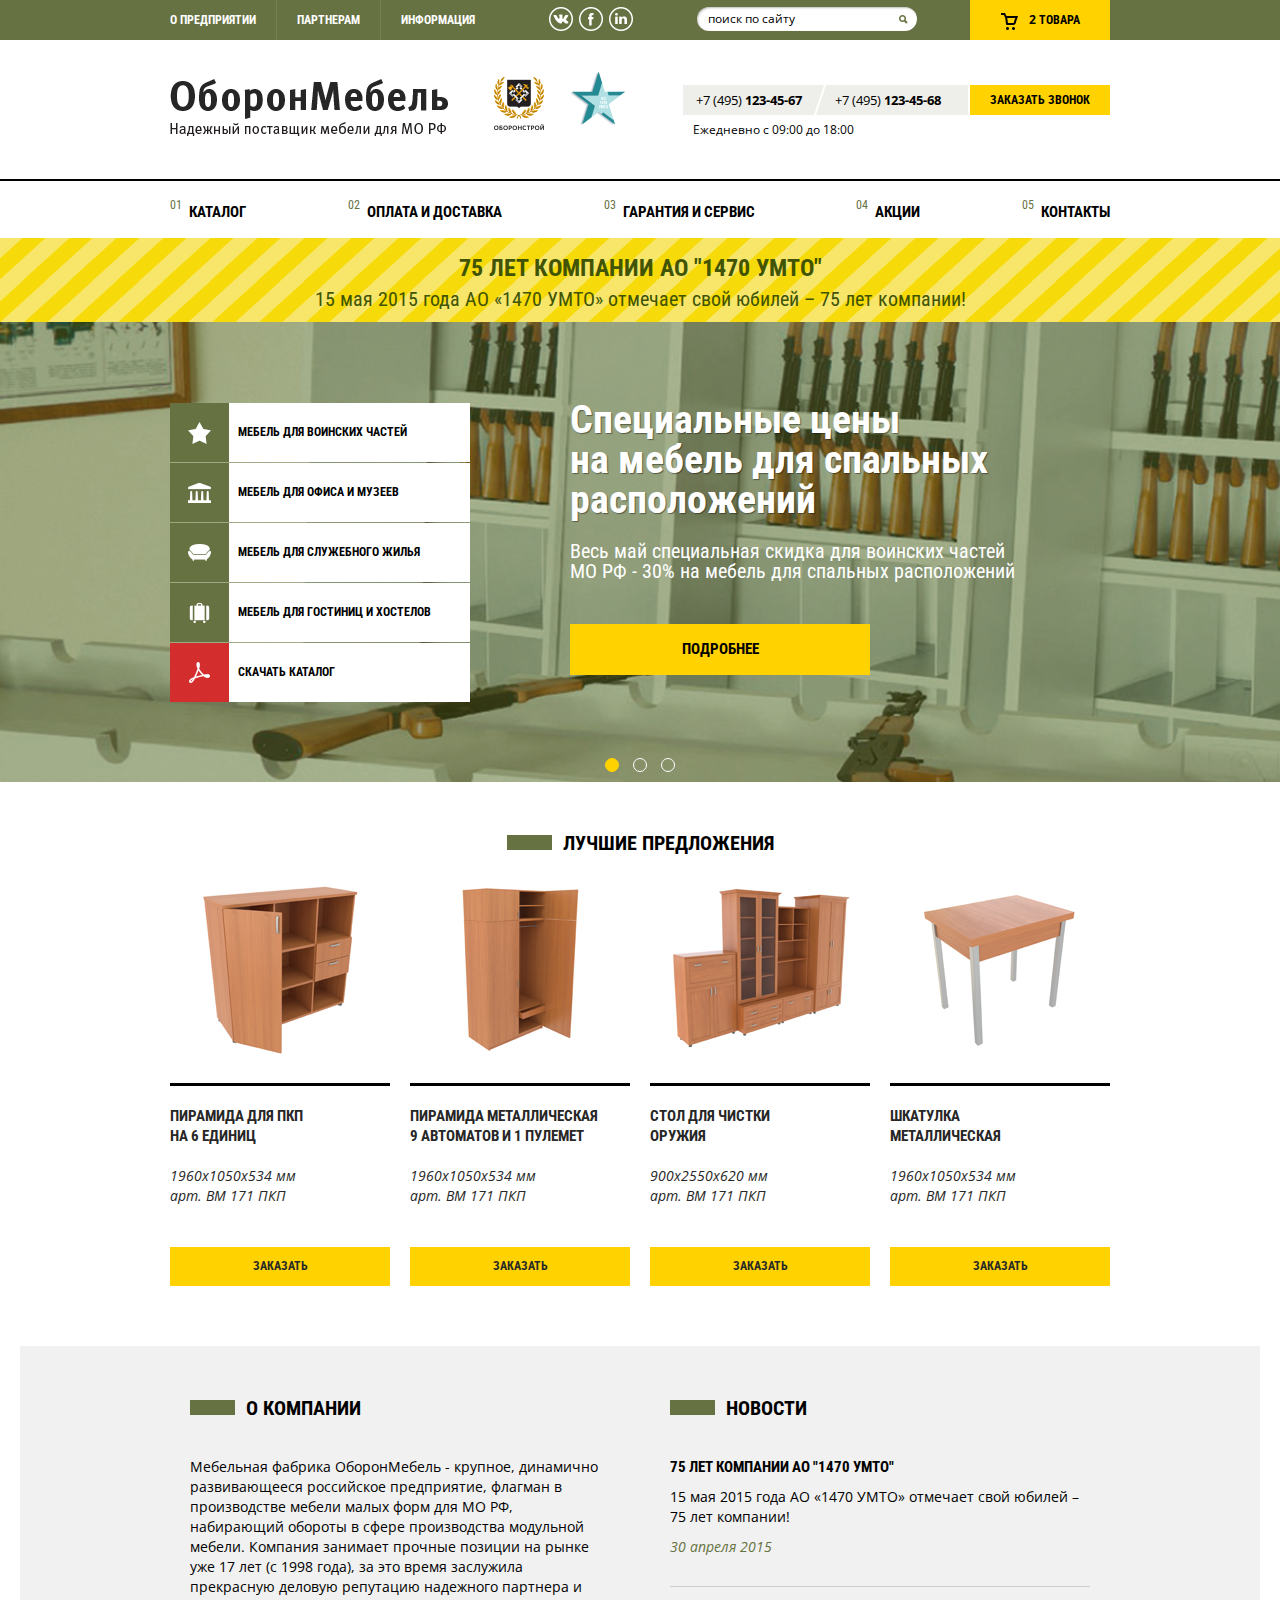
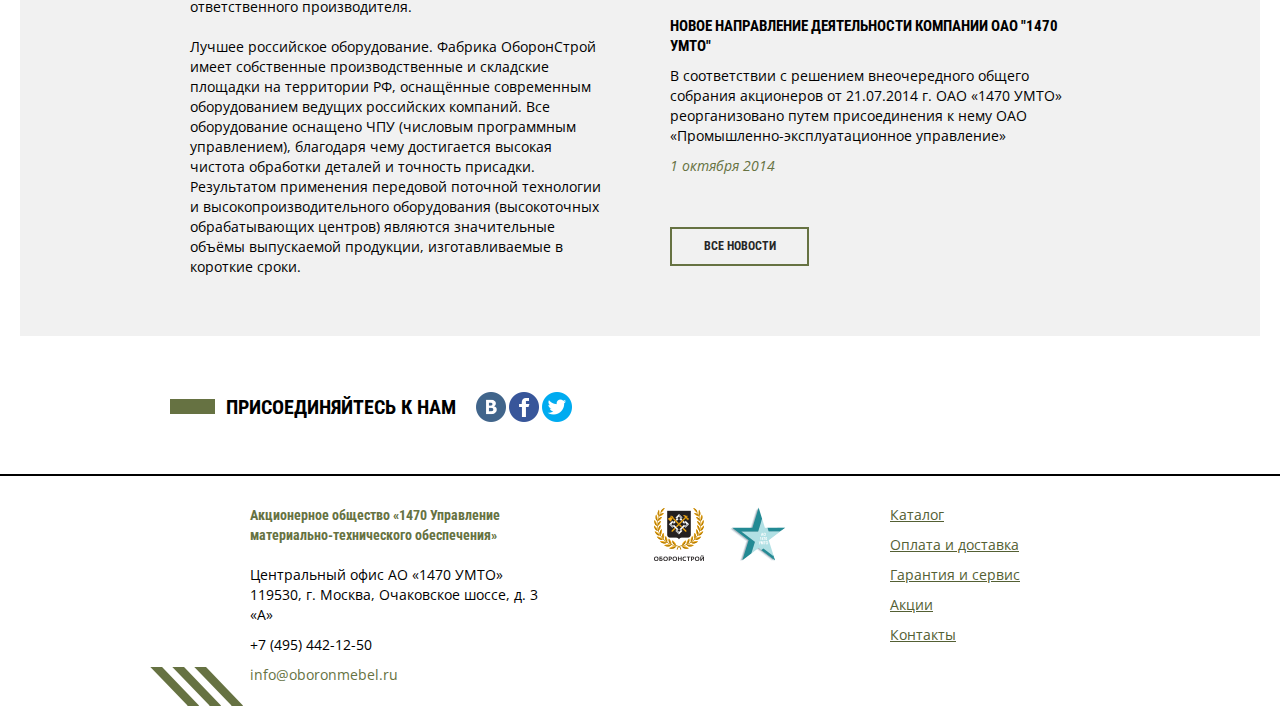
<file: index.html>
<!DOCTYPE html>
<html>
    <head>
        <meta charset="utf-8" />
        <title>ОборонМебель</title>

        <link rel="stylesheet" href="https://fonts.googleapis.com/css?family=Roboto+Condensed:400,700|Open+Sans:300,300italic,400,400italic,600,600italic,700,700italic&subset=latin,cyrillic" />
        <link rel="stylesheet" href="css/styles.css" />
        <link rel="stylesheet" href="js/fancybox/jquery.fancybox.css">
        <link rel="stylesheet" href="css/print.css" media="print" />

        <script src="js/jquery-2.1.4.min.js"></script>
        <script src="js/jquery.validate.min.js"></script>
        <script src="js/jquery.maskedinput.min.js"></script>
        <script src="js/fancybox/jquery.fancybox.pack.js"></script>
        <script src="js/modernizr.custom.90364.js"></script>
        <script src="js/tools.js"></script>

        <meta name="viewport" content="width=device-width" />
    </head>

    <body>

        <!-- top -->
        <div class="top">
            <div class="top-inner">
                <div class="top-menu">
                    <ul>
                        <li><a href="#">О предприятии</a></li>
                        <li><a href="#">Партнерам</a></li>
                        <li><a href="#">Информация</a></li>
                    </ul>
                </div>

                <div class="top-menu-mobile">
                    <a href="#" class="top-menu-mobile-link">Меню</a>
                    <div class="top-menu-mobile-content">
                        <ul class="top-menu-mobile-nav">
                            <li>
                                <a href="#">Каталог<span></span></a>
                                <ul>
                                    <li><a href="#"><span><img src="images/slider-menu-icon-1.png" alt="" width="23" height="22" /></span>Мебель для воинских частей</a></li>
                                    <li><a href="#"><span><img src="images/slider-menu-icon-2.png" alt="" width="23" height="20" /></span>Мебель для офиса и музеев</a></li>
                                    <li><a href="#"><span><img src="images/slider-menu-icon-3.png" alt="" width="23" height="17" /></span>Мебель для служебного жилья</a></li>
                                    <li><a href="#"><span><img src="images/slider-menu-icon-4.png" alt="" width="21" height="22" /></span>Мебель для гостиниц и хостелов</a></li>
                                    <li><a href="#"><span><img src="images/slider-menu-icon-5.png" alt="" width="21" height="21" /></span>Скачать каталог</a></li>
                                    <li><a href="#">Компьютерные столы</a></li>
                                    <li><a href="#">Тумбы</a></li>
                                    <li><a href="#">Диваны</a></li>
                                    <li><a href="#">Письменные столы</a></li>
                                    <li><a href="#">Трибуны</a></li>
                                    <li><a href="#">Кровати</a></li>
                                    <li><a href="#">Шкафы</a></li>
                                    <li><a href="#">Антресоли</a></li>
                                    <li><a href="#">Кресла</a></li>
                                    <li><a href="#">Стулья</a></li>
                                    <li><a href="#">Полки</a></li>
                                    <li><a href="#">Стилажи</a></li>
                                    <li><a href="#">Табуреты</a></li>
                                    <li><a href="#">Витрины</a></li>
                                    <li><a href="#">Комоды</a></li>
                                </ul>
                            </li>
                            <li><a href="#">Оплата и доставка</a></li>
                            <li><a href="#">Гарантия и сервис</a></li>
                            <li><a href="#">Акции</a></li>
                            <li><a href="#">Контакты</a></li>
                        </ul>
                        <ul class="top-menu-mobile-add">
                            <li><a href="#">О предприятии</a></li>
                            <li><a href="#">Партнерам</a></li>
                            <li><a href="#">Информация</a></li>
                        </ul>
                    </div>
                </div>

                <div class="top-social">
                    <ul>
                        <li><a href="#" class="top-social-vk"></a></li>
                        <li><a href="#" class="top-social-fb"></a></li>
                        <li><a href="#" class="top-social-in"></a></li>
                    </ul>
                </div>

                <div class="top-cart">
                    <img src="images/top-cart-icon.png" alt="" width="17" height="17" />
                    <span>2</span> товара
                    <div class="top-cart-content">
                        <div class="top-cart-item">
                            <div class="top-cart-item-photo"><img src="files/top-cart-photo.jpg" alt="" width="38" height="51" /></div>
                            <div class="top-cart-item-name">
                                <div class="top-cart-item-name-title">Стол для чистки оружия</div>
                                <div class="top-cart-item-name-descr">ДСП, две дверцы</div>
                            </div>
                            <div class="top-cart-item-count">15 шт.</div>
                        </div>
                        <div class="top-cart-item">
                            <div class="top-cart-item-photo"><img src="files/top-cart-photo.jpg" alt="" width="38" height="51" /></div>
                            <div class="top-cart-item-name">
                                <div class="top-cart-item-name-title">Стол для чистки оружия</div>
                                <div class="top-cart-item-name-descr">ДСП, две дверцы</div>
                            </div>
                            <div class="top-cart-item-count">11 шт.</div>
                        </div>
                        <a href="#" class="top-cart-link">оформить заказ</a>
                    </div>
                </div>

                <div class="top-search">
                    <form action="#" method="post">
                        <div class="top-search-input"><input type="text" name="search" value="" placeholder="поиск по сайту" /></div>
                        <div class="top-search-submit"><input type="submit" value="" /></div>
                    </form>
                </div>

                <div class="top-search-mobile">
                    <a href="#" class="top-search-mobile-link"></a>
                    <form action="#" method="post">
                        <div class="top-search-mobile-submit"><input type="submit" value="" /></div>
                        <div class="top-search-mobile-input"><input type="text" name="search" value="" placeholder="Поиск" /></div>
                    </form>
                </div>
            </div>
        </div>
        <!-- top END -->

        <header>
            <div class="logo"><img src="images/logo.png" alt="" width="278" height="57" /></div>
            <div class="logo-2"><img src="images/logo-2.png" alt="" width="50" height="53" /></div>
            <div class="logo-3"><img src="images/logo-3.png" alt="" width="57" height="55" /></div>
            <div class="header-phones">
                <div class="header-phones-inner">
                    <div class="header-phones-content">
                        <div class="header-phones-item">+7 (495) <strong>123-45-67</strong></div>
                        <div class="header-phones-item">+7 (495) <strong>123-45-68</strong></div>
                    </div>
                    <a href="#" class="header-callback">Заказать звонок</a>
                    <div class="header-phones-callback">
                        <form action="windows/success.html" method="post">
                            <div class="header-phones-callback-field">
                                <div class="header-phones-callback-input"><input type="text" name="name" value="" placeholder="Ваше имя" class="required" /></div>
                            </div>
                            <div class="header-phones-callback-field">
                                <div class="header-phones-callback-input"><input type="text" name="phone" value="" placeholder="Телефон" class="required maskPhone" /></div>
                            </div>
                            <div class="form-checkbox"><div><input type="checkbox" name="agreement" class="required" />Я принимаю условия <a href="#">политики конфиденциальности</a></div></div>
                            <div class="header-phones-callback-submit"><input type="submit" value="Отправить" class="btn-order" /></div>
                        </form>
                        <div class="header-phones-callback-error">
                            <div class="header-phones-callback-error-title">произошла ошибка!</div>
                            <div class="header-phones-callback-error-text"></div>
                            <a href="#" class="header-phones-callback-error-close">закрыть</a>
                        </div>
                        <div class="header-phones-callback-success">
                            <div class="header-phones-callback-success-title">мы вам перезвоним</div>
                            <a href="#" class="header-phones-callback-success-close">закрыть</a>
                        </div>
                    </div>
                </div>
                <div class="header-phones-hint">Ежедневно с 09:00 до 18:00</div>
            </div>
        </header>

        <nav>
            <ul>
                <li>
                    <a href="#">Каталог</a>
                    <div class="nav-sub">
                        <ul class="nav-sub-links">
                            <li><a href="#"><span><img src="images/slider-menu-icon-1.png" alt="" width="23" height="22" /></span>мебель для воинских частей</a></li>
                            <li><a href="#"><span><img src="images/slider-menu-icon-2.png" alt="" width="23" height="20" /></span>мебель для офиса и музеев</a></li>
                            <li><a href="#"><span><img src="images/slider-menu-icon-3.png" alt="" width="23" height="17" /></span>мебель для служебного жилья</a></li>
                            <li><a href="#"><span><img src="images/slider-menu-icon-4.png" alt="" width="21" height="22" /></span>мебель для гостиниц и хостелов</a></li>
                            <li><a href="#"><span><img src="images/slider-menu-icon-5.png" alt="" width="21" height="21" /></span>скачать каталог</a></li>
                        </ul>
                        <ul class="nav-sub-sections">
                            <li><a href="#">Антресоль</a></li>
                            <li><a href="#">Вешалка</a></li>
                            <li><a href="#">Витрина</a></li>
                            <li><a href="#">Гардероб</a></li>
                            <li><a href="#">Доска</a></li>
                            <li><a href="#">Зеркало</a></li>
                            <li><a href="#">Комод</a></li>
                        </ul>
                        <ul class="nav-sub-sections">
                            <li><a href="#">Кровать</a></li>
                            <li><a href="#">Кушетка</a></li>
                            <li><a href="#">Место</a></li>
                            <li><a href="#">Набор</a></li>
                            <li><a href="#">Пирамида</a></li>
                            <li><a href="#">Подиум</a></li>
                            <li><a href="#">Подставка</a></li>
                        </ul>
                        <ul class="nav-sub-sections">
                            <li><a href="#">Полка</a></li>
                            <li><a href="#">Секция</a></li>
                            <li><a href="#">Скамья</a></li>
                            <li><a href="#">Стелла</a></li>
                            <li><a href="#">Стеллаж</a></li>
                            <li><a href="#">Стенка</a></li>
                            <li><a href="#">Стол</a></li>
                        </ul>
                        <ul class="nav-sub-sections">
                            <li><a href="#">Столешница</a></li>
                            <li><a href="#">Стул</a></li>
                            <li><a href="#">Табурет</a></li>
                            <li><a href="#">Трибуна</a></li>
                            <li><a href="#">Тумба</a></li>
                            <li><a href="#">Шкатулка</a></li>
                            <li><a href="#">Шкаф</a></li>
                        </ul>
                    </div>
                </li>
                <li><a href="#">Оплата и доставка</a></li>
                <li><a href="#">Гарантия и сервис</a></li>
                <li><a href="#">Акции</a></li>
                <li><a href="#">Контакты</a></li>
            </ul>
        </nav>

        <div class="birthday">
            <div class="birthday-title">75 лет компании АО "1470 УМТО"</div>
            <div class="birthday-text">15 мая 2015 года АО «1470 УМТО» отмечает свой юбилей – 75 лет компании!</div>
        </div>

        <!-- slider -->
        <div class="slider">
            <div class="slider-content">
                <ul>
                    <li style="background-image:url(files/slider.jpg)">
                        <div class="slider-item">
                            <div class="slider-item-title">Специальные цены на&nbsp;мебель для спальных расположений</div>
                            <div class="slider-item-text">Весь май специальная скидка для воинских частей МО РФ - 30% на мебель для спальных расположений</div>
                            <div class="slider-item-link"><a href="#">Подробнее</a></div>
                        </div>
                    </li>
                    <li style="background-image:url(files/slider-2.jpg)">
                        <div class="slider-item">
                            <div class="slider-item-title">Специальные цены на&nbsp;мебель для спальных расположений</div>
                            <div class="slider-item-text">Весь май специальная скидка для воинских частей МО РФ - 30% на мебель для спальных расположений</div>
                            <div class="slider-item-link"><a href="#">Подробнее</a></div>
                        </div>
                    </li>
                    <li style="background-image:url(files/slider-3.jpg)">
                        <div class="slider-item">
                            <div class="slider-item-title">Специальные цены на&nbsp;мебель для спальных расположений</div>
                            <div class="slider-item-text">Весь май специальная скидка для воинских частей МО РФ - 30% на мебель для спальных расположений</div>
                            <div class="slider-item-link"><a href="#">Подробнее</a></div>
                        </div>
                    </li>
                </ul>
            </div>
            <div class="slider-menu">
                <ul>
                    <li>
                        <a href="#">
                            <div class="slider-menu-icon"><img src="images/slider-menu-icon-1.png" alt="" width="23" height="22" /></div>
                            <div class="slider-menu-title">Мебель для воинских частей</div>
                        </a>
                    </li>
                    <li>
                        <a href="#">
                            <div class="slider-menu-icon"><img src="images/slider-menu-icon-2.png" alt="" width="23" height="20" /></div>
                            <div class="slider-menu-title">Мебель для офиса и музеев</div>
                        </a>
                    </li>
                    <li>
                        <a href="#">
                            <div class="slider-menu-icon"><img src="images/slider-menu-icon-3.png" alt="" width="23" height="17" /></div>
                            <div class="slider-menu-title">Мебель для служебного жилья</div>
                        </a>
                    </li>
                    <li>
                        <a href="#">
                            <div class="slider-menu-icon"><img src="images/slider-menu-icon-4.png" alt="" width="21" height="22" /></div>
                            <div class="slider-menu-title">Мебель для гостиниц и хостелов</div>
                        </a>
                    </li>
                    <li class="active">
                        <a href="#">
                            <div class="slider-menu-icon"><img src="images/slider-menu-icon-5.png" alt="" width="21" height="21" /></div>
                            <div class="slider-menu-title">Скачать каталог</div>
                        </a>
                    </li>
                </ul>
            </div>
            <div class="slider-ctrl"></div>
        </div>
        <!-- slider END -->

        <!-- best -->
        <div class="best">
            <div class="best-title">Лучшие предложения</div>
            <div class="best-list best-list-mobile">
                <div class="best-item">
                    <div class="best-item-img"><img src="files/best-1.jpg" alt="" width="155" height="169" /></div>
                    <div class="best-item-title">Пирамида для ПКП<br />на 6 единиц</div>
                    <div class="best-item-text">1960х1050х534 мм<br />арт. ВМ 171 ПКП</div>
                    <div class="best-item-link"><div class="btn-order">ЗАказать</div></div>
                    <div class="best-item-detail">
                        <div class="best-item-detail-photos">
                            <div class="best-item-detail-photo-big"><a href="#"><img src="files/best-item-detail-big-1.jpg" alt="" /></a></div>
                            <div class="best-item-detail-photo-preview">
                                <a href="files/best-item-detail-big-1.jpg"><img src="files/best-item-detail-preview.jpg" alt="" width="58" height="48" /></a>
                                <a href="files/best-item-detail-big-2.jpg"><img src="files/best-item-detail-preview.jpg" alt="" width="58" height="48" /></a>
                                <a href="files/best-item-detail-big-3.jpg"><img src="files/best-item-detail-preview.jpg" alt="" width="58" height="48" /></a>
                            </div>
                        </div>
                        <div class="best-item-detail-title"><a href="#">Шкаф для личных вещей ШЛ70</a></div>
                        <div class="best-item-detail-text">
                            <dl>
                                <dt>Артикул:</dt>
                                <dd>5М 123БК</dd>

                                <dt>Размер:</dt>
                                <dd>1960х1400х360 мм</dd>

                                <dt>Цвет:</dt>
                                <dd>Ольха</dd>
                            </dl>
                        </div>
                        <form action="windows/basket.html" method="post" class="best-item-detail-ctrl">
                            <div class="detail-count">
                                <a href="#" class="detail-count-dec"></a>
                                <input type="text" name="count" value="156" />
                                <a href="#" class="detail-count-inc"></a>
                            </div>
                            <div class="best-item-detail-buy"><input type="submit" class="btn-order" value="заказать" /></div>
                        </form>
                    </div>
                </div>
                <div class="best-item">
                    <div class="best-item-img"><img src="files/best-2.jpg" alt="" width="120" height="163" /></div>
                    <div class="best-item-title">ПИРАМИДА МЕТАЛЛИЧЕСКАЯ<br />9 АВТОМАТОВ И 1 ПУЛЕМЕТ</div>
                    <div class="best-item-text">1960х1050х534 мм<br />арт. ВМ 171 ПКП</div>
                    <div class="best-item-link"><div class="btn-order">ЗАказать</div></div>
                    <div class="best-item-detail">
                        <div class="best-item-detail-photos">
                            <div class="best-item-detail-photo-big"><a href="#"><img src="files/best-item-detail-big-1.jpg" alt="" /></a></div>
                            <div class="best-item-detail-photo-preview">
                                <a href="files/best-item-detail-big-1.jpg"><img src="files/best-item-detail-preview.jpg" alt="" width="58" height="48" /></a>
                                <a href="files/best-item-detail-big-2.jpg"><img src="files/best-item-detail-preview.jpg" alt="" width="58" height="48" /></a>
                                <a href="files/best-item-detail-big-3.jpg"><img src="files/best-item-detail-preview.jpg" alt="" width="58" height="48" /></a>
                            </div>
                        </div>
                        <div class="best-item-detail-title"><a href="#">Шкаф для личных вещей ШЛ70</a></div>
                        <div class="best-item-detail-text">
                            <dl>
                                <dt>Артикул:</dt>
                                <dd>5М 123БК</dd>

                                <dt>Размер:</dt>
                                <dd>1960х1400х360 мм</dd>

                                <dt>Цвет:</dt>
                                <dd>Ольха</dd>
                            </dl>
                        </div>
                        <form action="windows/basket.html" method="post" class="best-item-detail-ctrl">
                            <div class="detail-count">
                                <a href="#" class="detail-count-dec"></a>
                                <input type="text" name="count" value="156" />
                                <a href="#" class="detail-count-inc"></a>
                            </div>
                            <div class="best-item-detail-buy"><input type="submit" class="btn-order" value="заказать" /></div>
                        </form>
                    </div>
                </div>
                <div class="best-item">
                    <div class="best-item-img"><img src="files/best-3.jpg" alt="" width="179" height="162" /></div>
                    <div class="best-item-title">СТОЛ ДЛЯ ЧИСТКИ<br />ОРУЖИЯ</div>
                    <div class="best-item-text">900х2550х620 мм<br />арт. ВМ 171 ПКП</div>
                    <div class="best-item-link"><div class="btn-order">ЗАказать</div></div>
                    <div class="best-item-detail">
                        <div class="best-item-detail-photos">
                            <div class="best-item-detail-photo-big"><a href="#"><img src="files/best-item-detail-big-1.jpg" alt="" /></a></div>
                            <div class="best-item-detail-photo-preview">
                                <a href="files/best-item-detail-big-1.jpg"><img src="files/best-item-detail-preview.jpg" alt="" width="58" height="48" /></a>
                                <a href="files/best-item-detail-big-2.jpg"><img src="files/best-item-detail-preview.jpg" alt="" width="58" height="48" /></a>
                                <a href="files/best-item-detail-big-3.jpg"><img src="files/best-item-detail-preview.jpg" alt="" width="58" height="48" /></a>
                            </div>
                        </div>
                        <div class="best-item-detail-title"><a href="#">Шкаф для личных вещей ШЛ70</a></div>
                        <div class="best-item-detail-text">
                            <dl>
                                <dt>Артикул:</dt>
                                <dd>5М 123БК</dd>

                                <dt>Размер:</dt>
                                <dd>1960х1400х360 мм</dd>

                                <dt>Цвет:</dt>
                                <dd>Ольха</dd>
                            </dl>
                        </div>
                        <form action="windows/basket.html" method="post" class="best-item-detail-ctrl">
                            <div class="detail-count">
                                <a href="#" class="detail-count-dec"></a>
                                <input type="text" name="count" value="156" />
                                <a href="#" class="detail-count-inc"></a>
                            </div>
                            <div class="best-item-detail-buy"><input type="submit" class="btn-order" value="заказать" /></div>
                        </form>
                    </div>
                </div>
                <div class="best-item">
                    <div class="best-item-img"><img src="files/best-4.jpg" alt="" width="152" height="155" /></div>
                    <div class="best-item-title">ШКАТУЛКА<br />МЕТАЛЛИЧЕСКАЯ</div>
                    <div class="best-item-text">1960х1050х534 мм<br />арт. ВМ 171 ПКП</div>
                    <div class="best-item-link"><div class="btn-order">ЗАказать</div></div>
                    <div class="best-item-detail">
                        <div class="best-item-detail-photos">
                            <div class="best-item-detail-photo-big"><a href="#"><img src="files/best-item-detail-big-1.jpg" alt="" /></a></div>
                            <div class="best-item-detail-photo-preview">
                                <a href="files/best-item-detail-big-1.jpg"><img src="files/best-item-detail-preview.jpg" alt="" width="58" height="48" /></a>
                                <a href="files/best-item-detail-big-2.jpg"><img src="files/best-item-detail-preview.jpg" alt="" width="58" height="48" /></a>
                                <a href="files/best-item-detail-big-3.jpg"><img src="files/best-item-detail-preview.jpg" alt="" width="58" height="48" /></a>
                            </div>
                        </div>
                        <div class="best-item-detail-title"><a href="#">Шкаф для личных вещей ШЛ70</a></div>
                        <div class="best-item-detail-text">
                            <dl>
                                <dt>Артикул:</dt>
                                <dd>5М 123БК</dd>

                                <dt>Размер:</dt>
                                <dd>1960х1400х360 мм</dd>

                                <dt>Цвет:</dt>
                                <dd>Ольха</dd>
                            </dl>
                        </div>
                        <form action="windows/basket.html" method="post" class="best-item-detail-ctrl">
                            <div class="detail-count">
                                <a href="#" class="detail-count-dec"></a>
                                <input type="text" name="count" value="156" />
                                <a href="#" class="detail-count-inc"></a>
                            </div>
                            <div class="best-item-detail-buy"><input type="submit" class="btn-order" value="заказать" /></div>
                        </form>
                    </div>
                </div>
                <a href="#" class="best-list-prev"></a>
                <a href="#" class="best-list-next"></a>
            </div>
        </div>
        <!-- best END -->

        <!-- main -->
        <div class="main">
            <div class="main-inner">
                <div class="main-about">
                    <div class="main-title">О компании</div>
                    <div class="main-about-text">
                        <div class="content-crop">
                            <div class="content-crop-inner">
                                <p>Мебельная фабрика ОборонМебель - крупное, динамично развивающееся российское предприятие, флагман в производстве мебели малых форм для МО РФ, набирающий обороты в сфере производства модульной мебели. Компания занимает прочные позиции на рынке уже 17 лет (с 1998 года), за это время заслужила прекрасную деловую репутацию надежного партнера и ответственного производителя.</p>
                                <p>Лучшее российское оборудование. Фабрика ОборонСтрой имеет собственные производственные и складские площадки на территории РФ, оснащённые современным оборудованием ведущих российских компаний. Все оборудование оснащено ЧПУ (числовым программным управлением), благодаря чему достигается высокая чистота обработки деталей и точность присадки. Результатом применения передовой поточной технологии и высокопроизводительного оборудования (высокоточных обрабатывающих центров) являются значительные объёмы выпускаемой продукции, изготавливаемые в короткие сроки.</p>
                            </div>
                            <a href="#" class="content-crop-open"><span></span></a>
                        </div>
                    </div>
                </div>

                <div class="main-news">
                    <div class="main-title">Новости</div>
                    <div class="main-news-list">
                        <div class="main-news-content">
                            <div class="main-news-item">
                                <a href="#">
                                    <div class="main-news-item-name">75 лет компании АО "1470 УМТО"</div>
                                    <div class="main-news-item-anonce">15 мая 2015 года АО «1470 УМТО» отмечает свой юбилей – 75 лет компании!</div>
                                </a>
                                <div class="main-news-item-date">30 апреля 2015</div>
                            </div>
                            <div class="main-news-item">
                                <a href="#">
                                    <div class="main-news-item-name">Новое направление деятельности компании ОАО "1470 УМТО"</div>
                                    <div class="main-news-item-anonce">В соответствии с решением внеочередного общего собрания акционеров от 21.07.2014 г. ОАО «1470 УМТО» реорганизовано путем присоединения к нему ОАО «Промышленно-эксплуатационное управление»</div>
                                </a>
                                <div class="main-news-item-date">1 октября 2014</div>
                            </div>
                        </div>
                        <a href="#" class="main-news-prev"></a>
                        <a href="#" class="main-news-next"></a>
                    </div>
                    <div class="main-news-all"><a href="#">все новости</a></div>
                </div>
            </div>
        </div>
        <!-- main END -->

        <!-- social -->
        <div class="social">
            <div class="social-title">Присоединяйтесь<span> к нам</span></div>
            <a href="#" class="social-vk"></a>
            <a href="#" class="social-fb"></a>
            <a href="#" class="social-tw"></a>
            <div class="social-likes">
                <script src="//yandex.st/share/share.js"></script>
                <span id="ya_share_counter"></span>
                <script>
                    var yaShareCounter = new Ya.share({
                        'element': 'ya_share_counter',
                        'elementStyle': {'quickServices':  ['vkontakte', 'facebook', 'twitter', 'gplus'], 'type': 'small'},
                        'theme': 'counter'
                     });
                </script>
            </div>
        </div>
        <!-- social END -->

        <footer>
            <div class="footer-menu">
                <ul>
                    <li><a href="#">Каталог</a></li>
                    <li><a href="#">Оплата и доставка</a></li>
                    <li><a href="#">Гарантия и сервис</a></li>
                    <li><a href="#">Акции</a></li>
                    <li><a href="#">Контакты</a></li>
                </ul>
            </div>

            <div class="footer-contacts">
                <div class="footer-contacts-title">Акционерное общество «1470 Управление материально-технического обеспечения»</div>
                <div class="footer-contacts-office">Центральный офис АО «1470 УМТО»</div>
                <div class="footer-contacts-address">119530, г. Москва, Очаковское шоссе, д. 3 «А»</div>
                <div class="footer-contacts-phone">+7 (495) 442-12-50</div>
                <div class="footer-contacts-email"><a href="mailto:info@oboronmebel.ru">info@oboronmebel.ru</a></div>
            </div>
            <div class="logo-2"><img src="images/logo-2.png" alt="" width="50" height="53" /></div>
            <div class="logo-3"><img src="images/logo-3.png" alt="" width="57" height="55" /></div>
        </footer>

    </body>
</html>
</file>
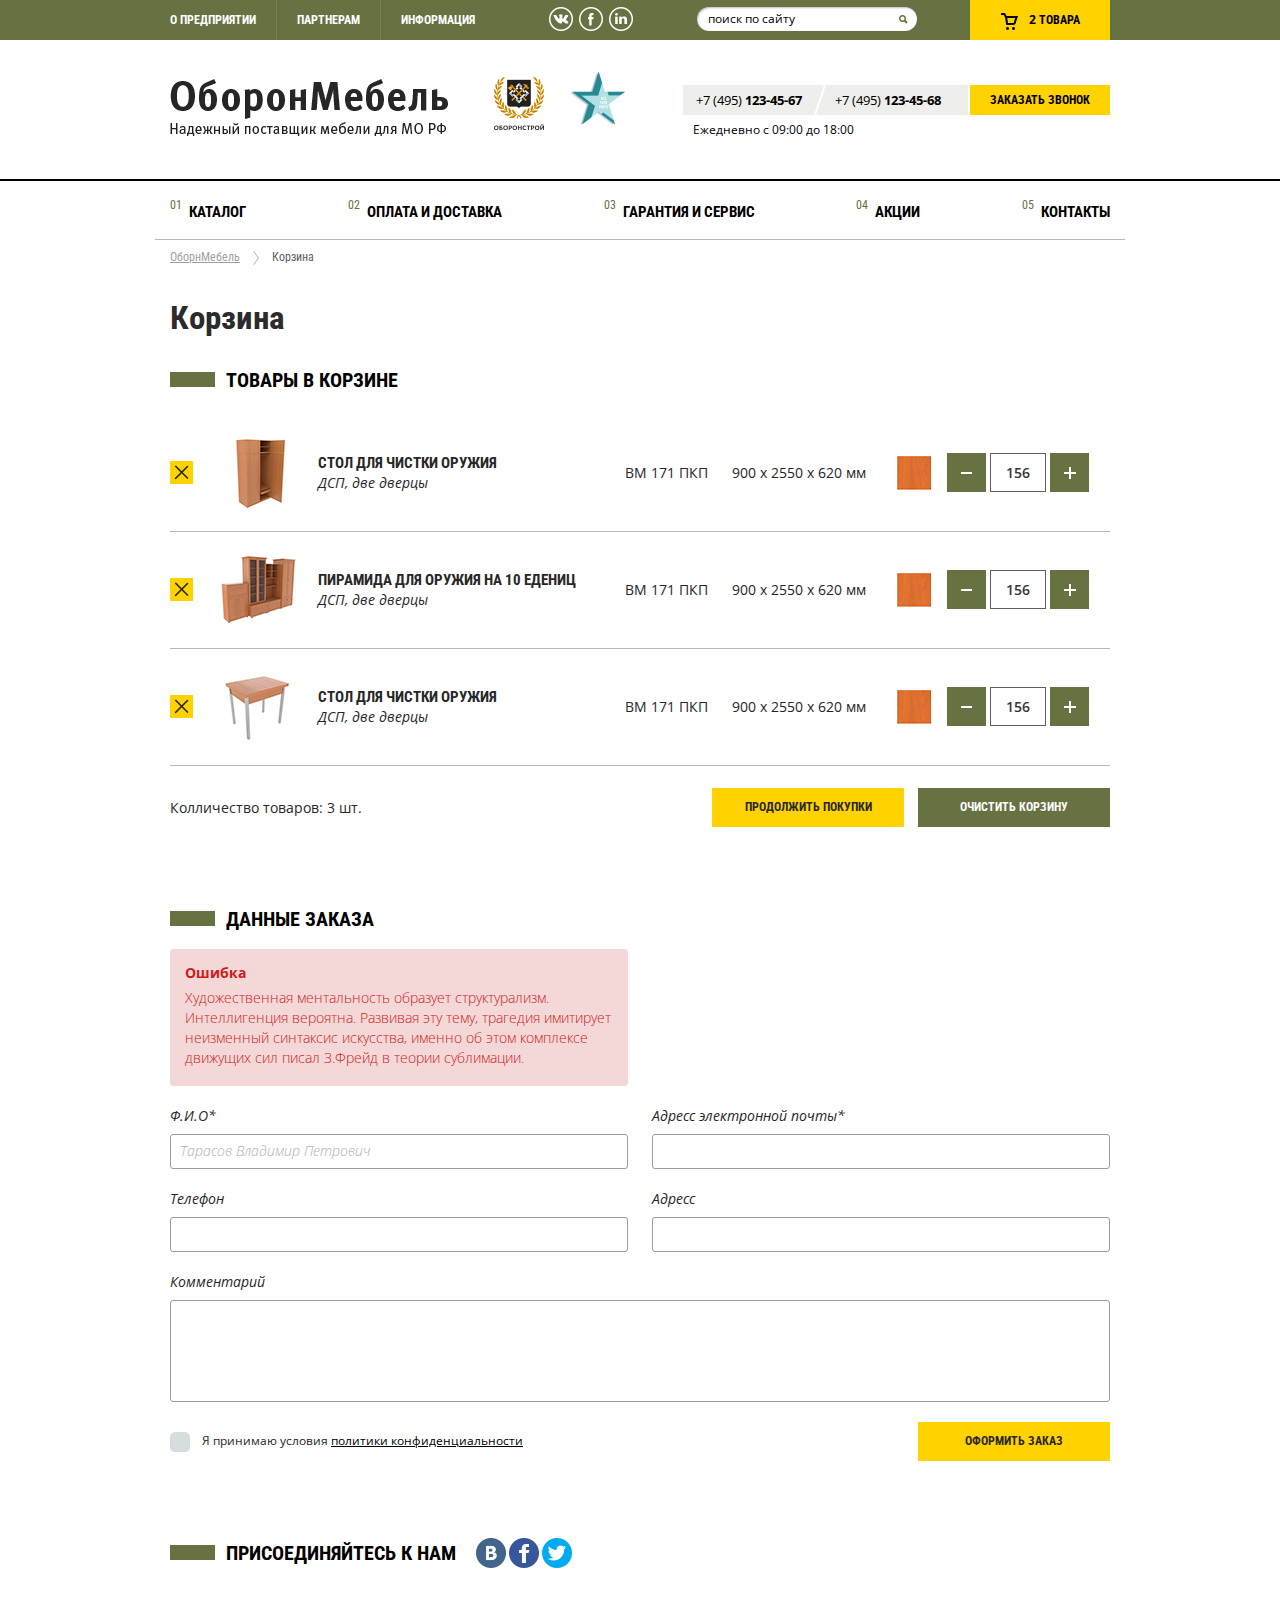
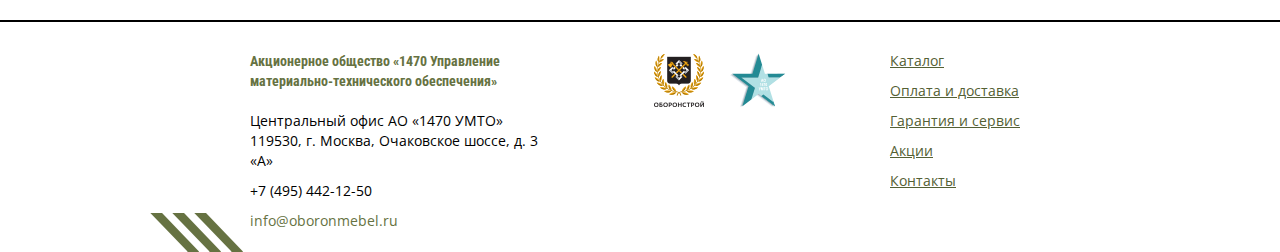
<file: basket.html>
<!DOCTYPE html>
<html>
    <head>
        <meta charset="utf-8" />
        <title>ОборонМебель</title>

        <link rel="stylesheet" href="https://fonts.googleapis.com/css?family=Roboto+Condensed:400,700|Open+Sans:300,300italic,400,400italic,600,600italic,700,700italic&subset=latin,cyrillic" />
        <link rel="stylesheet" href="css/styles.css" />
        <link rel="stylesheet" href="js/fancybox/jquery.fancybox.css">
        <link rel="stylesheet" href="css/print.css" media="print" />

        <script src="js/jquery-2.1.4.min.js"></script>
        <script src="js/jquery.validate.min.js"></script>
        <script src="js/jquery.maskedinput.min.js"></script>
        <script src="js/fancybox/jquery.fancybox.pack.js"></script>
        <script src="js/modernizr.custom.90364.js"></script>
        <script src="js/tools.js"></script>

        <meta name="viewport" content="width=device-width" />
    </head>

    <body>

        <!-- top -->
        <div class="top">
            <div class="top-inner">
                <div class="top-menu">
                    <ul>
                        <li><a href="#">О предприятии</a></li>
                        <li><a href="#">Партнерам</a></li>
                        <li><a href="#">Информация</a></li>
                    </ul>
                </div>

                <div class="top-menu-mobile">
                    <a href="#" class="top-menu-mobile-link">Меню</a>
                    <div class="top-menu-mobile-content">
                        <ul class="top-menu-mobile-nav">
                            <li>
                                <a href="#">Каталог<span></span></a>
                                <ul>
                                    <li><a href="#"><span><img src="images/slider-menu-icon-1.png" alt="" width="23" height="22" /></span>Мебель для воинских частей</a></li>
                                    <li><a href="#"><span><img src="images/slider-menu-icon-2.png" alt="" width="23" height="20" /></span>Мебель для офиса и музеев</a></li>
                                    <li><a href="#"><span><img src="images/slider-menu-icon-3.png" alt="" width="23" height="17" /></span>Мебель для служебного жилья</a></li>
                                    <li><a href="#"><span><img src="images/slider-menu-icon-4.png" alt="" width="21" height="22" /></span>Мебель для гостиниц и хостелов</a></li>
                                    <li><a href="#"><span><img src="images/slider-menu-icon-5.png" alt="" width="21" height="21" /></span>Скачать каталог</a></li>
                                    <li><a href="#">Компьютерные столы</a></li>
                                    <li><a href="#">Тумбы</a></li>
                                    <li><a href="#">Диваны</a></li>
                                    <li><a href="#">Письменные столы</a></li>
                                    <li><a href="#">Трибуны</a></li>
                                    <li><a href="#">Кровати</a></li>
                                    <li><a href="#">Шкафы</a></li>
                                    <li><a href="#">Антресоли</a></li>
                                    <li><a href="#">Кресла</a></li>
                                    <li><a href="#">Стулья</a></li>
                                    <li><a href="#">Полки</a></li>
                                    <li><a href="#">Стилажи</a></li>
                                    <li><a href="#">Табуреты</a></li>
                                    <li><a href="#">Витрины</a></li>
                                    <li><a href="#">Комоды</a></li>
                                </ul>
                            </li>
                            <li><a href="#">Оплата и доставка</a></li>
                            <li><a href="#">Гарантия и сервис</a></li>
                            <li><a href="#">Акции</a></li>
                            <li><a href="#">Контакты</a></li>
                        </ul>
                        <ul class="top-menu-mobile-add">
                            <li><a href="#">О предприятии</a></li>
                            <li><a href="#">Партнерам</a></li>
                            <li><a href="#">Информация</a></li>
                        </ul>
                    </div>
                </div>

                <div class="top-social">
                    <ul>
                        <li><a href="#" class="top-social-vk"></a></li>
                        <li><a href="#" class="top-social-fb"></a></li>
                        <li><a href="#" class="top-social-in"></a></li>
                    </ul>
                </div>

                <div class="top-cart">
                    <img src="images/top-cart-icon.png" alt="" width="17" height="17" />
                    <span>2</span> товара
                    <div class="top-cart-content">
                        <div class="top-cart-item">
                            <div class="top-cart-item-photo"><img src="files/top-cart-photo.jpg" alt="" width="38" height="51" /></div>
                            <div class="top-cart-item-name">
                                <div class="top-cart-item-name-title">Стол для чистки оружия</div>
                                <div class="top-cart-item-name-descr">ДСП, две дверцы</div>
                            </div>
                            <div class="top-cart-item-count">15 шт.</div>
                        </div>
                        <div class="top-cart-item">
                            <div class="top-cart-item-photo"><img src="files/top-cart-photo.jpg" alt="" width="38" height="51" /></div>
                            <div class="top-cart-item-name">
                                <div class="top-cart-item-name-title">Стол для чистки оружия</div>
                                <div class="top-cart-item-name-descr">ДСП, две дверцы</div>
                            </div>
                            <div class="top-cart-item-count">11 шт.</div>
                        </div>
                        <a href="#" class="top-cart-link">оформить заказ</a>
                    </div>
                </div>

                <div class="top-search">
                    <form action="#" method="post">
                        <div class="top-search-input"><input type="text" name="search" value="" placeholder="поиск по сайту" /></div>
                        <div class="top-search-submit"><input type="submit" value="" /></div>
                    </form>
                </div>

                <div class="top-search-mobile">
                    <a href="#" class="top-search-mobile-link"></a>
                    <form action="#" method="post">
                        <div class="top-search-mobile-submit"><input type="submit" value="" /></div>
                        <div class="top-search-mobile-input"><input type="text" name="search" value="" placeholder="Поиск" /></div>
                    </form>
                </div>
            </div>
        </div>
        <!-- top END -->

        <header>
            <div class="logo"><img src="images/logo.png" alt="" width="278" height="57" /></div>
            <div class="logo-2"><img src="images/logo-2.png" alt="" width="50" height="53" /></div>
            <div class="logo-3"><img src="images/logo-3.png" alt="" width="57" height="55" /></div>
            <div class="header-phones">
                <div class="header-phones-inner">
                    <div class="header-phones-content">
                        <div class="header-phones-item">+7 (495) <strong>123-45-67</strong></div>
                        <div class="header-phones-item">+7 (495) <strong>123-45-68</strong></div>
                    </div>
                    <a href="#" class="header-callback">Заказать звонок</a>
                    <div class="header-phones-callback">
                        <form action="windows/success.html" method="post">
                            <div class="header-phones-callback-field">
                                <div class="header-phones-callback-input"><input type="text" name="name" value="" placeholder="Ваше имя" class="required" /></div>
                            </div>
                            <div class="header-phones-callback-field">
                                <div class="header-phones-callback-input"><input type="text" name="phone" value="" placeholder="Телефон" class="required maskPhone" /></div>
                            </div>
                            <div class="form-checkbox"><div><input type="checkbox" name="agreement" class="required" />Я принимаю условия <a href="#">политики конфиденциальности</a></div></div>
                            <div class="header-phones-callback-submit"><input type="submit" value="Отправить" class="btn-order" /></div>
                        </form>
                        <div class="header-phones-callback-error">
                            <div class="header-phones-callback-error-title">произошла ошибка!</div>
                            <div class="header-phones-callback-error-text"></div>
                            <a href="#" class="header-phones-callback-error-close">закрыть</a>
                        </div>
                        <div class="header-phones-callback-success">
                            <div class="header-phones-callback-success-title">мы вам перезвоним</div>
                            <a href="#" class="header-phones-callback-success-close">закрыть</a>
                        </div>
                    </div>
                </div>
                <div class="header-phones-hint">Ежедневно с 09:00 до 18:00</div>
            </div>
        </header>

        <nav>
            <ul>
                <li>
                    <a href="#">Каталог</a>
                    <div class="nav-sub">
                        <ul class="nav-sub-links">
                            <li><a href="#"><span><img src="images/slider-menu-icon-1.png" alt="" width="23" height="22" /></span>мебель для воинских частей</a></li>
                            <li><a href="#"><span><img src="images/slider-menu-icon-2.png" alt="" width="23" height="20" /></span>мебель для офиса и музеев</a></li>
                            <li><a href="#"><span><img src="images/slider-menu-icon-3.png" alt="" width="23" height="17" /></span>мебель для служебного жилья</a></li>
                            <li><a href="#"><span><img src="images/slider-menu-icon-4.png" alt="" width="21" height="22" /></span>мебель для гостиниц и хостелов</a></li>
                            <li><a href="#"><span><img src="images/slider-menu-icon-5.png" alt="" width="21" height="21" /></span>скачать каталог</a></li>
                        </ul>
                        <ul class="nav-sub-sections">
                            <li><a href="#">Антресоль</a></li>
                            <li><a href="#">Вешалка</a></li>
                            <li><a href="#">Витрина</a></li>
                            <li><a href="#">Гардероб</a></li>
                            <li><a href="#">Доска</a></li>
                            <li><a href="#">Зеркало</a></li>
                            <li><a href="#">Комод</a></li>
                        </ul>
                        <ul class="nav-sub-sections">
                            <li><a href="#">Кровать</a></li>
                            <li><a href="#">Кушетка</a></li>
                            <li><a href="#">Место</a></li>
                            <li><a href="#">Набор</a></li>
                            <li><a href="#">Пирамида</a></li>
                            <li><a href="#">Подиум</a></li>
                            <li><a href="#">Подставка</a></li>
                        </ul>
                        <ul class="nav-sub-sections">
                            <li><a href="#">Полка</a></li>
                            <li><a href="#">Секция</a></li>
                            <li><a href="#">Скамья</a></li>
                            <li><a href="#">Стелла</a></li>
                            <li><a href="#">Стеллаж</a></li>
                            <li><a href="#">Стенка</a></li>
                            <li><a href="#">Стол</a></li>
                        </ul>
                        <ul class="nav-sub-sections">
                            <li><a href="#">Столешница</a></li>
                            <li><a href="#">Стул</a></li>
                            <li><a href="#">Табурет</a></li>
                            <li><a href="#">Трибуна</a></li>
                            <li><a href="#">Тумба</a></li>
                            <li><a href="#">Шкатулка</a></li>
                            <li><a href="#">Шкаф</a></li>
                        </ul>
                    </div>
                </li>
                <li><a href="#">Оплата и доставка</a></li>
                <li><a href="#">Гарантия и сервис</a></li>
                <li><a href="#">Акции</a></li>
                <li><a href="#">Контакты</a></li>
            </ul>
        </nav>

        <!-- content -->
        <div class="content">

            <div class="breadcrumbs">
                <a href="#">ОборнМебель</a> <span></span>
                Корзина
            </div>

            <h1>Корзина</h1>

            <div class="main-title">товары в корзине</div>

            <!-- basket -->
            <div class="basket">
                <div class="basket-content">
                    <div class="basket-row">
                        <div class="basket-del"><a href="#"></a></div>
                        <div class="basket-preview"><img src="files/basket-preview-1.jpg" alt="" width="101" height="76" /></div>
                        <div class="basket-text">
                            <div class="basket-name">СТОЛ ДЛЯ ЧИСТКИ ОРУЖИЯ</div>
                            <div class="basket-descr">ДСП, две дверцы</div>
                        </div>
                        <div class="basket-info">ВМ 171 ПКП</div>
                        <div class="basket-info">900 х 2550 х 620 мм</div>
                        <div class="basket-color"><img src="files/detail-color-1.jpg" alt="" width="34" height="34" /></div>
                        <div class="basket-count">
                            <div class="detail-count">
                                <a href="#" class="detail-count-dec"></a>
                                <input type="text" name="count" value="156" />
                                <a href="#" class="detail-count-inc"></a>
                            </div>
                        </div>
                    </div>
                    <div class="basket-row">
                        <div class="basket-del"><a href="#"></a></div>
                        <div class="basket-preview"><img src="files/window-basket-preview.jpg" alt="" width="101" height="76" /></div>
                        <div class="basket-text">
                            <div class="basket-name">пирамида для оружия на 10 едениц</div>
                            <div class="basket-descr">ДСП, две дверцы</div>
                        </div>
                        <div class="basket-info">ВМ 171 ПКП</div>
                        <div class="basket-info">900 х 2550 х 620 мм</div>
                        <div class="basket-color"><img src="files/detail-color-1.jpg" alt="" width="34" height="34" /></div>
                        <div class="basket-count">
                            <div class="detail-count">
                                <a href="#" class="detail-count-dec"></a>
                                <input type="text" name="count" value="156" />
                                <a href="#" class="detail-count-inc"></a>
                            </div>
                        </div>
                    </div>
                    <div class="basket-row">
                        <div class="basket-del"><a href="#"></a></div>
                        <div class="basket-preview"><img src="files/basket-preview-3.jpg" alt="" width="101" height="76" /></div>
                        <div class="basket-text">
                            <div class="basket-name">СТОЛ ДЛЯ ЧИСТКИ ОРУЖИЯ</div>
                            <div class="basket-descr">ДСП, две дверцы</div>
                        </div>
                        <div class="basket-info">ВМ 171 ПКП</div>
                        <div class="basket-info">900 х 2550 х 620 мм</div>
                        <div class="basket-color"><img src="files/detail-color-1.jpg" alt="" width="34" height="34" /></div>
                        <div class="basket-count">
                            <div class="detail-count">
                                <a href="#" class="detail-count-dec"></a>
                                <input type="text" name="count" value="156" />
                                <a href="#" class="detail-count-inc"></a>
                            </div>
                        </div>
                    </div>
                </div>
                <div class="basket-ctrl">
                    <div class="basket-summ">Колличество товаров: <span>3</span> шт.</div>
                    <div class="basket-btn"><a href="#" class="btn-cancel">очистить корзину</a></div>
                    <div class="basket-btn"><a href="#" class="btn-order">продолжить покупки</a></div>
                </div>
            </div>
            <!-- basket END -->

            <div class="main-title">данные заказа</div>
            <form action="#" method="post">

                <!-- cols -->
                <div class="cols">
                    <div class="col">
                        <div class="form-error">
                            <div class="form-error-title">Ошибка</div>
                            <div class="form-error-text">Художественная ментальность образует структурализм. Интеллигенция вероятна. Развивая эту тему, трагедия имитирует неизменный синтаксис искусства, именно об этом комплексе движущих сил писал З.Фрейд в теории сублимации.</div>
                        </div>
                    </div>
                </div>
                <!-- cols END -->

                <!-- cols -->
                <div class="cols">
                    <div class="col">

                        <div class="form-field">
                            <div class="form-label">Ф.И.О*</div>
                            <div class="form-input"><input type="text" name="name" value="" placeholder="Тарасов Владимир Петрович" class="required" /></div>
                        </div>

                    </div>

                    <div class="col">

                        <div class="form-field">
                            <div class="form-label">Адресс электронной почты*</div>
                            <div class="form-input"><input type="text" name="email" value="" class="required email" /></div>
                        </div>

                    </div>
                </div>
                <!-- cols END -->

                <!-- cols -->
                <div class="cols">
                    <div class="col">

                        <div class="form-field">
                            <div class="form-label">Телефон</div>
                            <div class="form-input"><input type="text" name="phone" value="" class="maskPhone" /></div>
                        </div>

                    </div>

                    <div class="col">

                        <div class="form-field">
                            <div class="form-label">Адресс</div>
                            <div class="form-input"><input type="text" name="address" value="" /></div>
                        </div>

                    </div>
                </div>
                <!-- cols END -->

                <div class="form-field">
                    <div class="form-label">Комментарий</div>
                    <div class="form-input"><textarea name="comments" rows="5" cols="10"></textarea></div>
                </div>

                <div class="form-ctrl">
                    <div class="form-rules">
                        <div class="form-checkbox"><div><input type="checkbox" name="agreement" class="required" />Я принимаю условия <a href="#">политики конфиденциальности</a></div></div>
                    </div>
                    <div class="form-submit"><input type="submit" value="оформить заказ" class="btn-order" /></div>
                </div>

            </form>

        </div>
        <!-- content END -->

        <!-- social -->
        <div class="social">
            <div class="social-title">Присоединяйтесь<span> к нам</span></div>
            <a href="#" class="social-vk"></a>
            <a href="#" class="social-fb"></a>
            <a href="#" class="social-tw"></a>
            <div class="social-likes">
                <script src="//yandex.st/share/share.js"></script>
                <span id="ya_share_counter"></span>
                <script>
                    var yaShareCounter = new Ya.share({
                        'element': 'ya_share_counter',
                        'elementStyle': {'quickServices':  ['vkontakte', 'facebook', 'twitter', 'gplus'], 'type': 'small'},
                        'theme': 'counter'
                     });
                </script>
            </div>
        </div>
        <!-- social END -->

        <footer>
            <div class="footer-menu">
                <ul>
                    <li><a href="#">Каталог</a></li>
                    <li><a href="#">Оплата и доставка</a></li>
                    <li><a href="#">Гарантия и сервис</a></li>
                    <li><a href="#">Акции</a></li>
                    <li><a href="#">Контакты</a></li>
                </ul>
            </div>

            <div class="footer-contacts">
                <div class="footer-contacts-title">Акционерное общество «1470 Управление материально-технического обеспечения»</div>
                <div class="footer-contacts-office">Центральный офис АО «1470 УМТО»</div>
                <div class="footer-contacts-address">119530, г. Москва, Очаковское шоссе, д. 3 «А»</div>
                <div class="footer-contacts-phone">+7 (495) 442-12-50</div>
                <div class="footer-contacts-email"><a href="mailto:info@oboronmebel.ru">info@oboronmebel.ru</a></div>
            </div>
            <div class="logo-2"><img src="images/logo-2.png" alt="" width="50" height="53" /></div>
            <div class="logo-3"><img src="images/logo-3.png" alt="" width="57" height="55" /></div>
        </footer>

    </body>
</html>
</file>
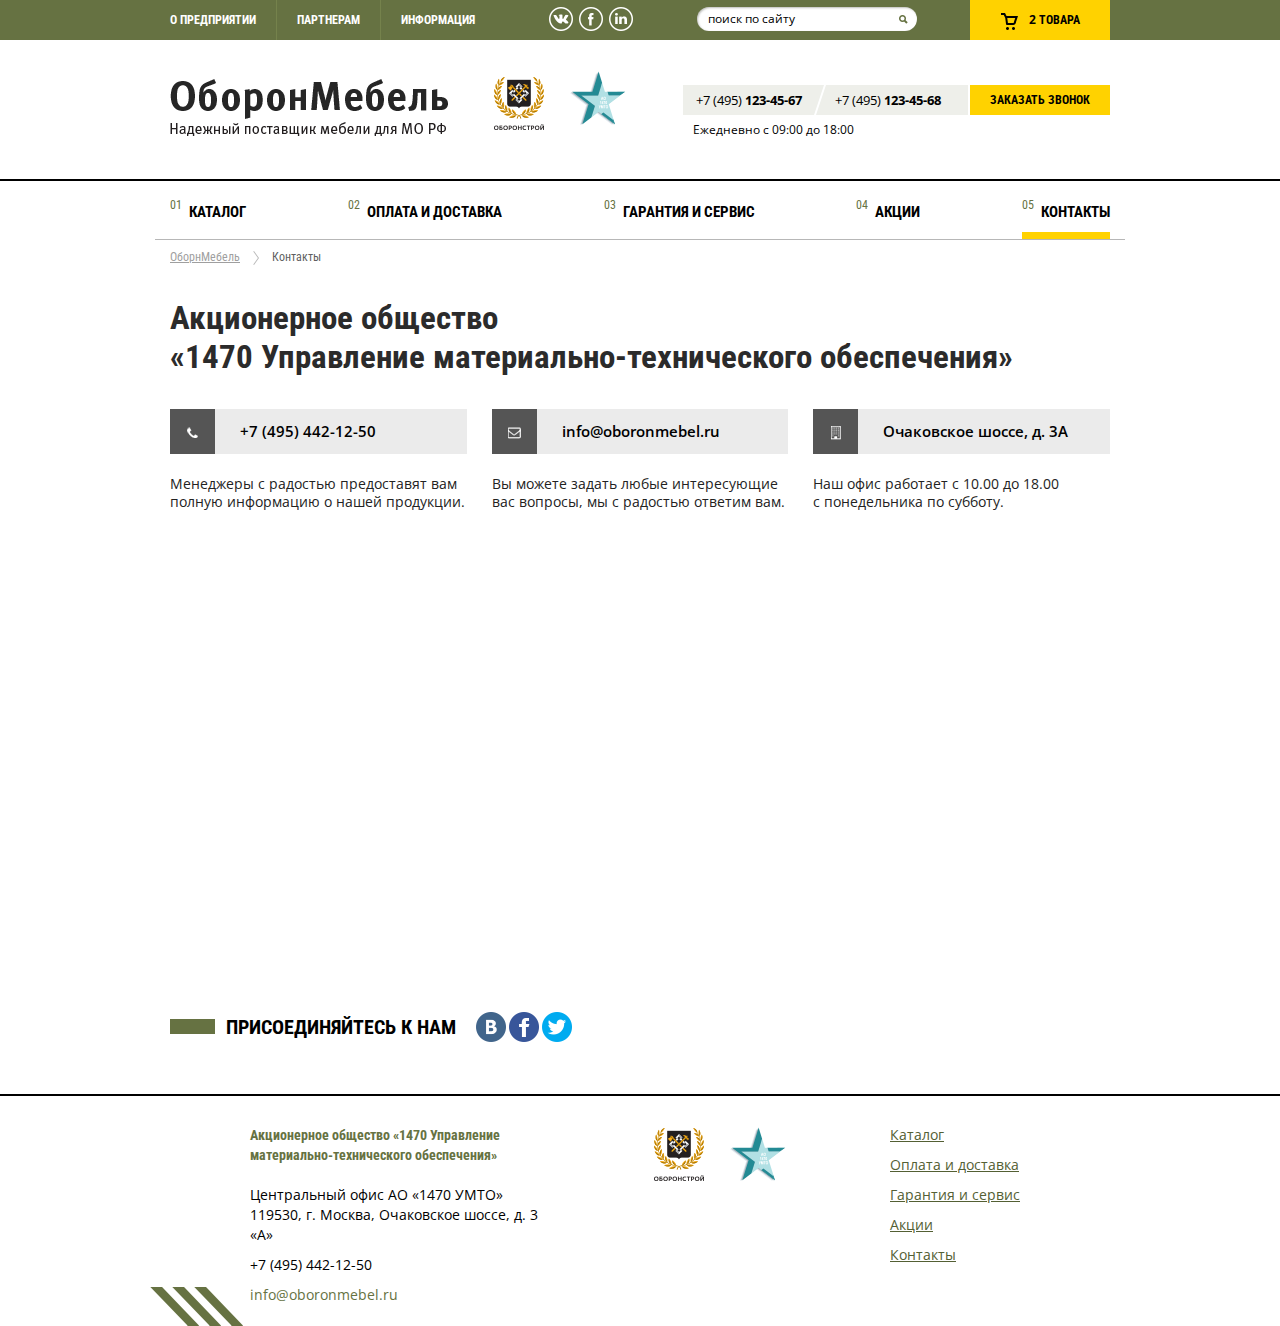
<file: contacts.html>
<!DOCTYPE html>
<html>
    <head>
        <meta charset="utf-8" />
        <title>ОборонМебель</title>

        <link rel="stylesheet" href="https://fonts.googleapis.com/css?family=Roboto+Condensed:400,700|Open+Sans:300,300italic,400,400italic,600,600italic,700,700italic&subset=latin,cyrillic" />
        <link rel="stylesheet" href="css/styles.css" />
        <link rel="stylesheet" href="js/fancybox/jquery.fancybox.css">
        <link rel="stylesheet" href="css/print.css" media="print" />

        <script src="js/jquery-2.1.4.min.js"></script>
        <script src="js/jquery.validate.min.js"></script>
        <script src="js/jquery.maskedinput.min.js"></script>
        <script src="js/fancybox/jquery.fancybox.pack.js"></script>
        <script src="js/modernizr.custom.90364.js"></script>
        <script src="js/tools.js"></script>

        <meta name="viewport" content="width=device-width" />
    </head>

    <body>

        <!-- top -->
        <div class="top">
            <div class="top-inner">
                <div class="top-menu">
                    <ul>
                        <li><a href="#">О предприятии</a></li>
                        <li><a href="#">Партнерам</a></li>
                        <li><a href="#">Информация</a></li>
                    </ul>
                </div>

                <div class="top-menu-mobile">
                    <a href="#" class="top-menu-mobile-link">Меню</a>
                    <div class="top-menu-mobile-content">
                        <ul class="top-menu-mobile-nav">
                            <li>
                                <a href="#">Каталог<span></span></a>
                                <ul>
                                    <li><a href="#"><span><img src="images/slider-menu-icon-1.png" alt="" width="23" height="22" /></span>Мебель для воинских частей</a></li>
                                    <li><a href="#"><span><img src="images/slider-menu-icon-2.png" alt="" width="23" height="20" /></span>Мебель для офиса и музеев</a></li>
                                    <li><a href="#"><span><img src="images/slider-menu-icon-3.png" alt="" width="23" height="17" /></span>Мебель для служебного жилья</a></li>
                                    <li><a href="#"><span><img src="images/slider-menu-icon-4.png" alt="" width="21" height="22" /></span>Мебель для гостиниц и хостелов</a></li>
                                    <li><a href="#"><span><img src="images/slider-menu-icon-5.png" alt="" width="21" height="21" /></span>Скачать каталог</a></li>
                                    <li><a href="#">Компьютерные столы</a></li>
                                    <li><a href="#">Тумбы</a></li>
                                    <li><a href="#">Диваны</a></li>
                                    <li><a href="#">Письменные столы</a></li>
                                    <li><a href="#">Трибуны</a></li>
                                    <li><a href="#">Кровати</a></li>
                                    <li><a href="#">Шкафы</a></li>
                                    <li><a href="#">Антресоли</a></li>
                                    <li><a href="#">Кресла</a></li>
                                    <li><a href="#">Стулья</a></li>
                                    <li><a href="#">Полки</a></li>
                                    <li><a href="#">Стилажи</a></li>
                                    <li><a href="#">Табуреты</a></li>
                                    <li><a href="#">Витрины</a></li>
                                    <li><a href="#">Комоды</a></li>
                                </ul>
                            </li>
                            <li><a href="#">Оплата и доставка</a></li>
                            <li><a href="#">Гарантия и сервис</a></li>
                            <li><a href="#">Акции</a></li>
                            <li><a href="#">Контакты</a></li>
                        </ul>
                        <ul class="top-menu-mobile-add">
                            <li><a href="#">О предприятии</a></li>
                            <li><a href="#">Партнерам</a></li>
                            <li><a href="#">Информация</a></li>
                        </ul>
                    </div>
                </div>

                <div class="top-social">
                    <ul>
                        <li><a href="#" class="top-social-vk"></a></li>
                        <li><a href="#" class="top-social-fb"></a></li>
                        <li><a href="#" class="top-social-in"></a></li>
                    </ul>
                </div>

                <div class="top-cart">
                    <img src="images/top-cart-icon.png" alt="" width="17" height="17" />
                    <span>2</span> товара
                    <div class="top-cart-content">
                        <div class="top-cart-item">
                            <div class="top-cart-item-photo"><img src="files/top-cart-photo.jpg" alt="" width="38" height="51" /></div>
                            <div class="top-cart-item-name">
                                <div class="top-cart-item-name-title">Стол для чистки оружия</div>
                                <div class="top-cart-item-name-descr">ДСП, две дверцы</div>
                            </div>
                            <div class="top-cart-item-count">15 шт.</div>
                        </div>
                        <div class="top-cart-item">
                            <div class="top-cart-item-photo"><img src="files/top-cart-photo.jpg" alt="" width="38" height="51" /></div>
                            <div class="top-cart-item-name">
                                <div class="top-cart-item-name-title">Стол для чистки оружия</div>
                                <div class="top-cart-item-name-descr">ДСП, две дверцы</div>
                            </div>
                            <div class="top-cart-item-count">11 шт.</div>
                        </div>
                        <a href="#" class="top-cart-link">оформить заказ</a>
                    </div>
                </div>

                <div class="top-search">
                    <form action="#" method="post">
                        <div class="top-search-input"><input type="text" name="search" value="" placeholder="поиск по сайту" /></div>
                        <div class="top-search-submit"><input type="submit" value="" /></div>
                    </form>
                </div>

                <div class="top-search-mobile">
                    <a href="#" class="top-search-mobile-link"></a>
                    <form action="#" method="post">
                        <div class="top-search-mobile-submit"><input type="submit" value="" /></div>
                        <div class="top-search-mobile-input"><input type="text" name="search" value="" placeholder="Поиск" /></div>
                    </form>
                </div>
            </div>
        </div>
        <!-- top END -->

        <header>
            <div class="logo"><img src="images/logo.png" alt="" width="278" height="57" /></div>
            <div class="logo-2"><img src="images/logo-2.png" alt="" width="50" height="53" /></div>
            <div class="logo-3"><img src="images/logo-3.png" alt="" width="57" height="55" /></div>
            <div class="header-phones">
                <div class="header-phones-inner">
                    <div class="header-phones-content">
                        <div class="header-phones-item">+7 (495) <strong>123-45-67</strong></div>
                        <div class="header-phones-item">+7 (495) <strong>123-45-68</strong></div>
                    </div>
                    <a href="#" class="header-callback">Заказать звонок</a>
                    <div class="header-phones-callback">
                        <form action="windows/success.html" method="post">
                            <div class="header-phones-callback-field">
                                <div class="header-phones-callback-input"><input type="text" name="name" value="" placeholder="Ваше имя" class="required" /></div>
                            </div>
                            <div class="header-phones-callback-field">
                                <div class="header-phones-callback-input"><input type="text" name="phone" value="" placeholder="Телефон" class="required maskPhone" /></div>
                            </div>
                            <div class="form-checkbox"><div><input type="checkbox" name="agreement" class="required" />Я принимаю условия <a href="#">политики конфиденциальности</a></div></div>
                            <div class="header-phones-callback-submit"><input type="submit" value="Отправить" class="btn-order" /></div>
                        </form>
                        <div class="header-phones-callback-error">
                            <div class="header-phones-callback-error-title">произошла ошибка!</div>
                            <div class="header-phones-callback-error-text"></div>
                            <a href="#" class="header-phones-callback-error-close">закрыть</a>
                        </div>
                        <div class="header-phones-callback-success">
                            <div class="header-phones-callback-success-title">мы вам перезвоним</div>
                            <a href="#" class="header-phones-callback-success-close">закрыть</a>
                        </div>
                    </div>
                </div>
                <div class="header-phones-hint">Ежедневно с 09:00 до 18:00</div>
            </div>
        </header>

        <nav>
            <ul>
                <li>
                    <a href="#">Каталог</a>
                    <div class="nav-sub">
                        <ul class="nav-sub-links">
                            <li><a href="#"><span><img src="images/slider-menu-icon-1.png" alt="" width="23" height="22" /></span>мебель для воинских частей</a></li>
                            <li><a href="#"><span><img src="images/slider-menu-icon-2.png" alt="" width="23" height="20" /></span>мебель для офиса и музеев</a></li>
                            <li><a href="#"><span><img src="images/slider-menu-icon-3.png" alt="" width="23" height="17" /></span>мебель для служебного жилья</a></li>
                            <li><a href="#"><span><img src="images/slider-menu-icon-4.png" alt="" width="21" height="22" /></span>мебель для гостиниц и хостелов</a></li>
                            <li><a href="#"><span><img src="images/slider-menu-icon-5.png" alt="" width="21" height="21" /></span>скачать каталог</a></li>
                        </ul>
                        <ul class="nav-sub-sections">
                            <li><a href="#">Антресоль</a></li>
                            <li><a href="#">Вешалка</a></li>
                            <li><a href="#">Витрина</a></li>
                            <li><a href="#">Гардероб</a></li>
                            <li><a href="#">Доска</a></li>
                            <li><a href="#">Зеркало</a></li>
                            <li><a href="#">Комод</a></li>
                        </ul>
                        <ul class="nav-sub-sections">
                            <li><a href="#">Кровать</a></li>
                            <li><a href="#">Кушетка</a></li>
                            <li><a href="#">Место</a></li>
                            <li><a href="#">Набор</a></li>
                            <li><a href="#">Пирамида</a></li>
                            <li><a href="#">Подиум</a></li>
                            <li><a href="#">Подставка</a></li>
                        </ul>
                        <ul class="nav-sub-sections">
                            <li><a href="#">Полка</a></li>
                            <li><a href="#">Секция</a></li>
                            <li><a href="#">Скамья</a></li>
                            <li><a href="#">Стелла</a></li>
                            <li><a href="#">Стеллаж</a></li>
                            <li><a href="#">Стенка</a></li>
                            <li><a href="#">Стол</a></li>
                        </ul>
                        <ul class="nav-sub-sections">
                            <li><a href="#">Столешница</a></li>
                            <li><a href="#">Стул</a></li>
                            <li><a href="#">Табурет</a></li>
                            <li><a href="#">Трибуна</a></li>
                            <li><a href="#">Тумба</a></li>
                            <li><a href="#">Шкатулка</a></li>
                            <li><a href="#">Шкаф</a></li>
                        </ul>
                    </div>
                </li>
                <li><a href="#">Оплата и доставка</a></li>
                <li><a href="#">Гарантия и сервис</a></li>
                <li><a href="#">Акции</a></li>
                <li class="active"><a href="#">Контакты</a></li>
            </ul>
        </nav>

        <!-- content -->
        <div class="content">

            <div class="breadcrumbs">
                <a href="#">ОборнМебель</a> <span></span>
                Контакты
            </div>

            <h1>Акционерное общество<br />«1470 Управление материально-технического обеспечения»</h1>

            <div class="contacts-rows">
                <div class="contacts-rows-inner">
                    <div class="contacts-item">
                        <div class="contacts-item-top">
                            <div class="contacts-item-top-icon"><img src="images/contacts-phone.png" alt="" width="11" height="11" /></div>
                            +7 (495) 442-12-50
                        </div>
                        <div class="contacts-item-text">Менеджеры с радостью предоставят вам полную информацию о нашей продукции.</div>
                    </div>
                    <div class="contacts-item">
                        <div class="contacts-item-top">
                            <div class="contacts-item-top-icon"><img src="images/contacts-email.png" alt="" width="13" height="12" /></div>
                            info@oboronmebel.ru
                        </div>
                        <div class="contacts-item-text">Вы можете задать любые интересующие вас вопросы, мы с радостью ответим вам.</div>
                    </div>
                    <div class="contacts-item">
                        <div class="contacts-item-top">
                            <div class="contacts-item-top-icon"><img src="images/contacts-address.png" alt="" width="10" height="14" /></div>
                            Очаковское шоссе, д. 3А
                        </div>
                        <div class="contacts-item-text">Наш офис работает с 10.00 до 18.00 с&nbsp;понедельника по субботу.</div>
                    </div>
                </div>
            </div>

            <!-- contacts map -->
            <div class="contacts-map">
                <div id="map"></div>
                <script type="text/javascript" src="https://maps.google.com/maps/api/js?sensor=false"></script>
                <script type="text/javascript"><!--
                    var map;

                    $(window).load(function() {
                        var geocoder;
                        geocoder = new google.maps.Geocoder();
                        var myLatlng = new google.maps.LatLng(55.701098, 37.618046);
                        var myOptions = {
                            zoom: 18,
                            center: myLatlng,
                            mapTypeControl: false,
                            panControl: true,
                            zoomControl: true,
                            zoomControlOptions: {
                                style: google.maps.ZoomControlStyle.DEFAULT
                            },
                            mapTypeId: google.maps.MapTypeId.ROADMAP
                        };
                        map = new google.maps.Map(document.getElementById('map'), myOptions);
                        var address = 'г. Москва, Очаковское шоссе, д. 3А';
                        geocoder.geocode({'address': address}, function(results, status) {
                            if (status == google.maps.GeocoderStatus.OK) {
                                map.setCenter(results[0].geometry.location);
                                myLatlng_recalc = results[0].geometry.location;

                                var image_trace =   new google.maps.MarkerImage('images/map-icon.png',
                                                    new google.maps.Size(95, 92),
                                                    new google.maps.Point(0,0),
                                                    new google.maps.Point(34, 92));

                                var marker = new google.maps.Marker({
                                    map: map,
                                    position: results[0].geometry.location,
                                    icon: image_trace
                                });
                            }
                        });
                    });
                //--></script>
            </div>
            <!-- contacts map END -->

        </div>
        <!-- content END -->

        <!-- social -->
        <div class="social">
            <div class="social-title">Присоединяйтесь<span> к нам</span></div>
            <a href="#" class="social-vk"></a>
            <a href="#" class="social-fb"></a>
            <a href="#" class="social-tw"></a>
            <div class="social-likes">
                <script src="//yandex.st/share/share.js"></script>
                <span id="ya_share_counter"></span>
                <script>
                    var yaShareCounter = new Ya.share({
                        'element': 'ya_share_counter',
                        'elementStyle': {'quickServices':  ['vkontakte', 'facebook', 'twitter', 'gplus'], 'type': 'small'},
                        'theme': 'counter'
                     });
                </script>
            </div>
        </div>
        <!-- social END -->

        <footer>
            <div class="footer-menu">
                <ul>
                    <li><a href="#">Каталог</a></li>
                    <li><a href="#">Оплата и доставка</a></li>
                    <li><a href="#">Гарантия и сервис</a></li>
                    <li><a href="#">Акции</a></li>
                    <li><a href="#">Контакты</a></li>
                </ul>
            </div>

            <div class="footer-contacts">
                <div class="footer-contacts-title">Акционерное общество «1470 Управление материально-технического обеспечения»</div>
                <div class="footer-contacts-office">Центральный офис АО «1470 УМТО»</div>
                <div class="footer-contacts-address">119530, г. Москва, Очаковское шоссе, д. 3 «А»</div>
                <div class="footer-contacts-phone">+7 (495) 442-12-50</div>
                <div class="footer-contacts-email"><a href="mailto:info@oboronmebel.ru">info@oboronmebel.ru</a></div>
            </div>
            <div class="logo-2"><img src="images/logo-2.png" alt="" width="50" height="53" /></div>
            <div class="logo-3"><img src="images/logo-3.png" alt="" width="57" height="55" /></div>
        </footer>

    </body>
</html>
</file>
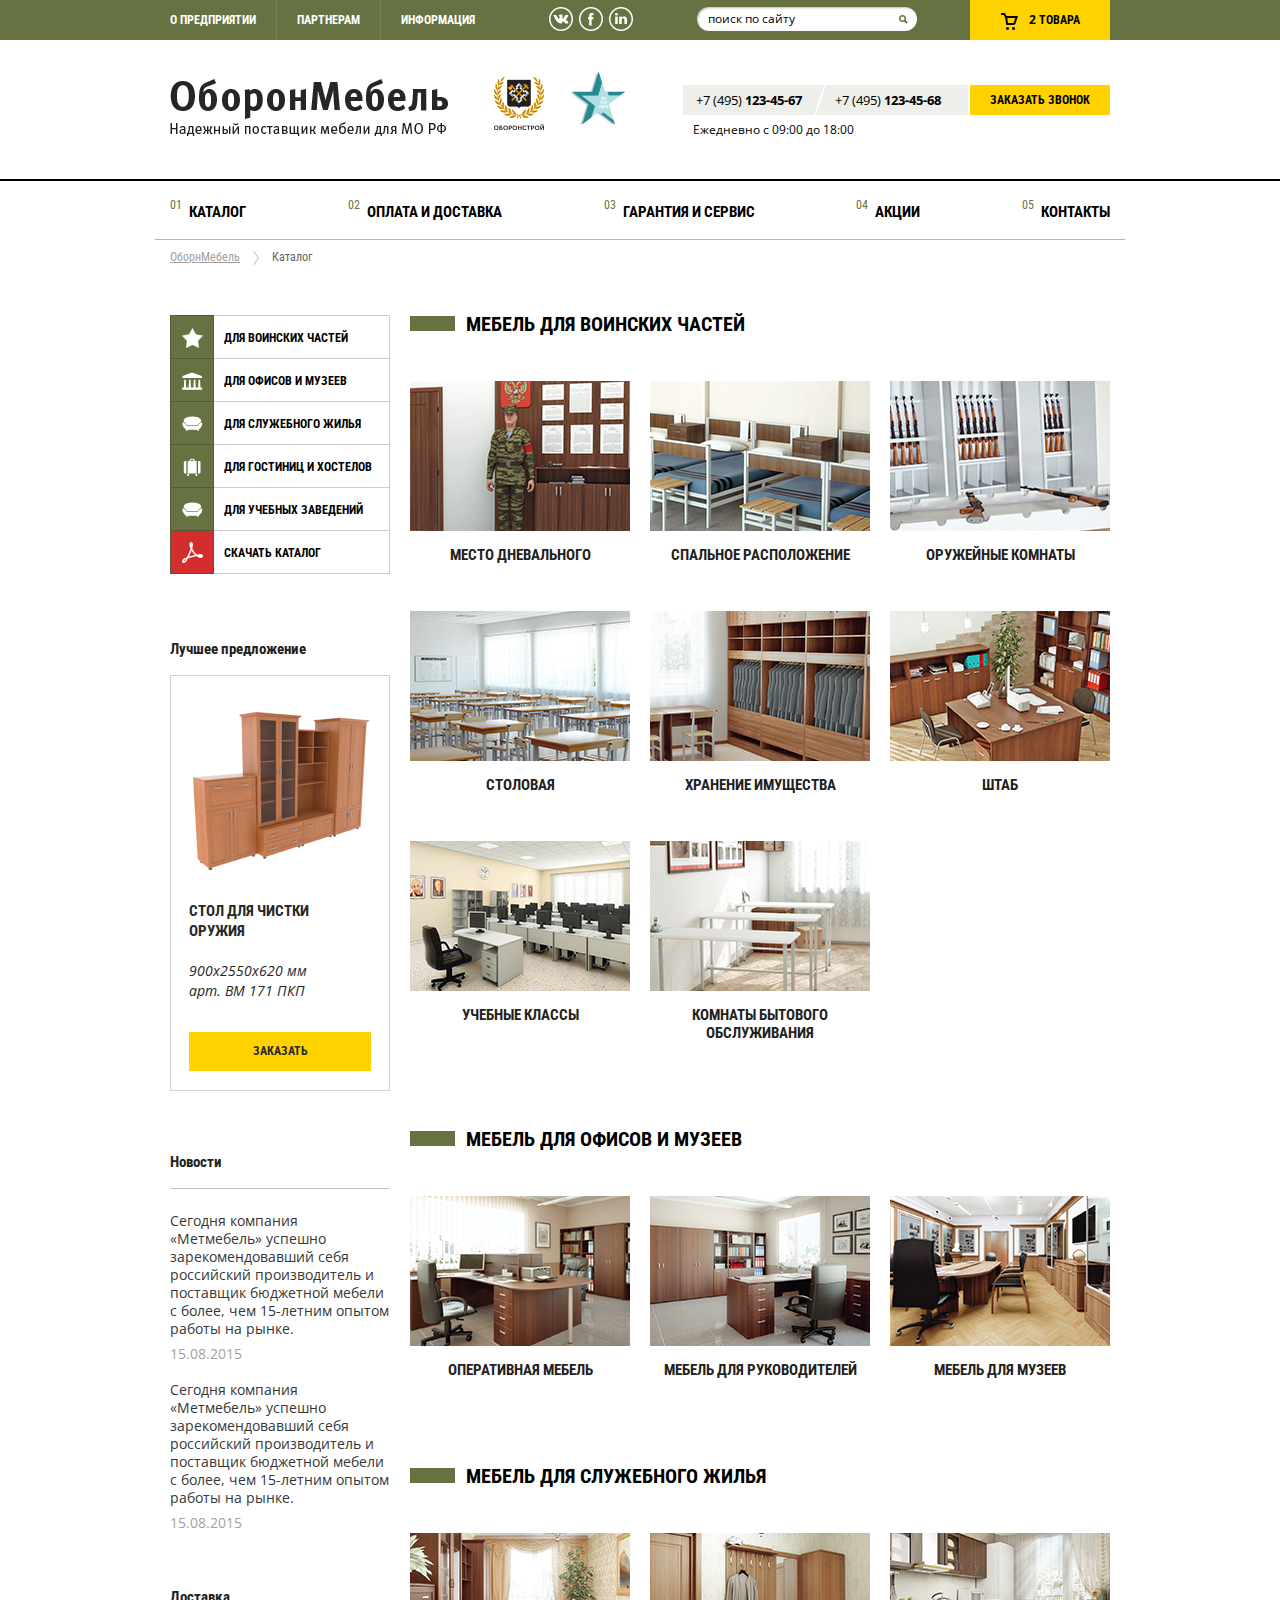
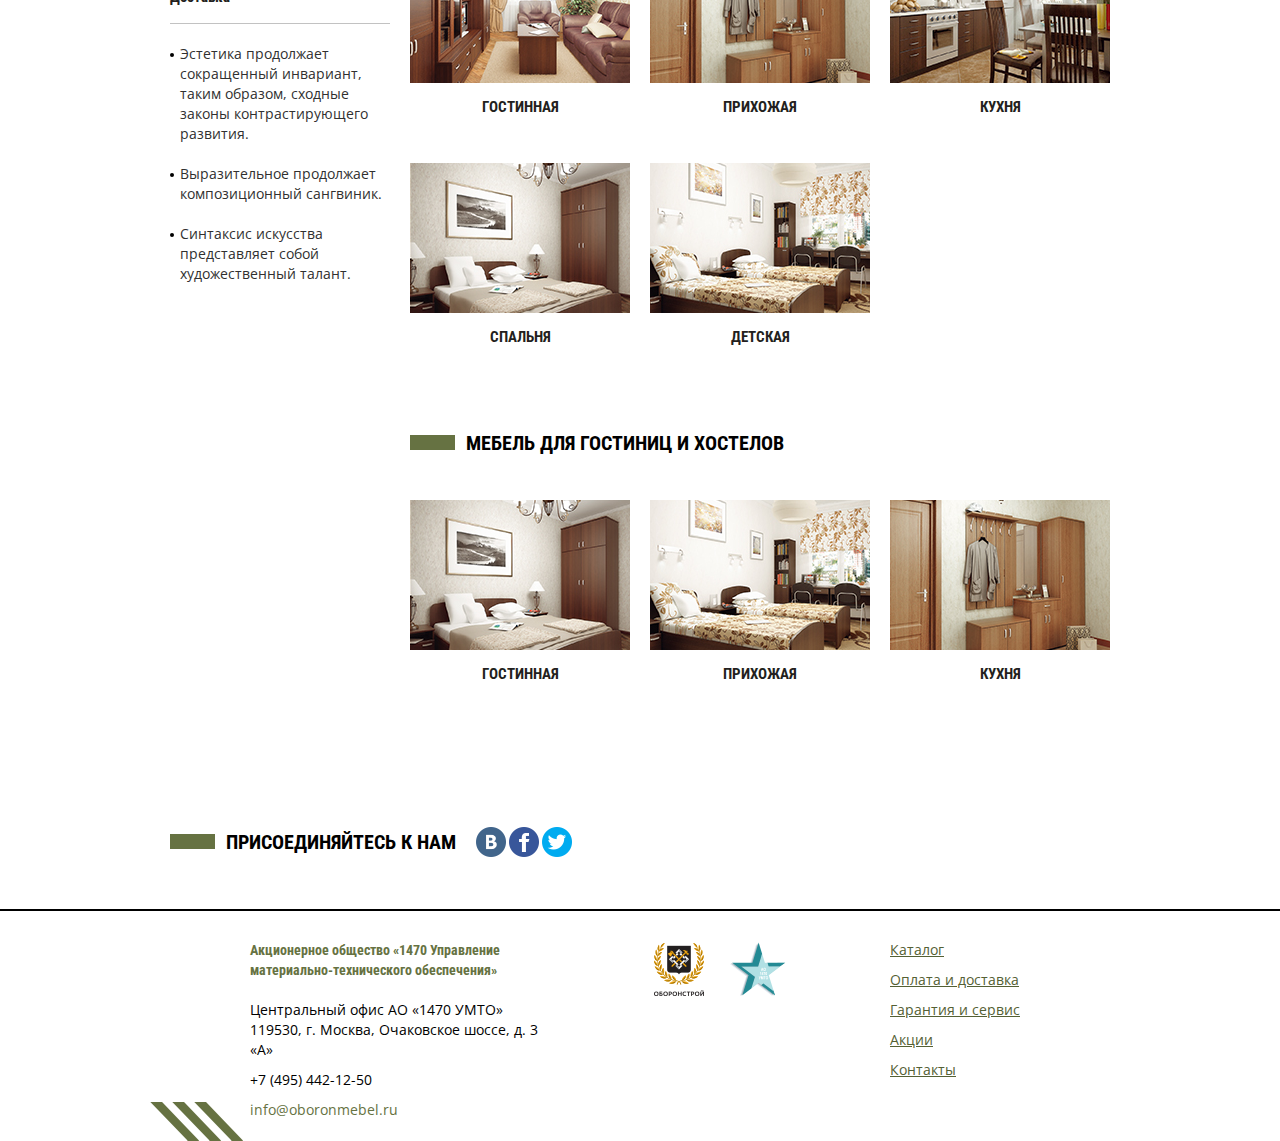
<file: katalog.html>
<!DOCTYPE html>
<html>
    <head>
        <meta charset="utf-8" />
        <title>ОборонМебель</title>

        <link rel="stylesheet" href="https://fonts.googleapis.com/css?family=Roboto+Condensed:400,700|Open+Sans:300,300italic,400,400italic,600,600italic,700,700italic&subset=latin,cyrillic" />
        <link rel="stylesheet" href="css/styles.css" />
        <link rel="stylesheet" href="js/fancybox/jquery.fancybox.css">
        <link rel="stylesheet" href="css/print.css" media="print" />

        <script src="js/jquery-2.1.4.min.js"></script>
        <script src="js/jquery.validate.min.js"></script>
        <script src="js/jquery.maskedinput.min.js"></script>
        <script src="js/fancybox/jquery.fancybox.pack.js"></script>
        <script src="js/modernizr.custom.90364.js"></script>
        <script src="js/tools.js"></script>

        <meta name="viewport" content="width=device-width" />
    </head>

    <body>

        <!-- top -->
        <div class="top">
            <div class="top-inner">
                <div class="top-menu">
                    <ul>
                        <li><a href="#">О предприятии</a></li>
                        <li><a href="#">Партнерам</a></li>
                        <li><a href="#">Информация</a></li>
                    </ul>
                </div>

                <div class="top-menu-mobile">
                    <a href="#" class="top-menu-mobile-link">Меню</a>
                    <div class="top-menu-mobile-content">
                        <ul class="top-menu-mobile-nav">
                            <li>
                                <a href="#">Каталог<span></span></a>
                                <ul>
                                    <li><a href="#"><span><img src="images/slider-menu-icon-1.png" alt="" width="23" height="22" /></span>Мебель для воинских частей</a></li>
                                    <li><a href="#"><span><img src="images/slider-menu-icon-2.png" alt="" width="23" height="20" /></span>Мебель для офиса и музеев</a></li>
                                    <li><a href="#"><span><img src="images/slider-menu-icon-3.png" alt="" width="23" height="17" /></span>Мебель для служебного жилья</a></li>
                                    <li><a href="#"><span><img src="images/slider-menu-icon-4.png" alt="" width="21" height="22" /></span>Мебель для гостиниц и хостелов</a></li>
                                    <li><a href="#"><span><img src="images/slider-menu-icon-5.png" alt="" width="21" height="21" /></span>Скачать каталог</a></li>
                                    <li><a href="#">Компьютерные столы</a></li>
                                    <li><a href="#">Тумбы</a></li>
                                    <li><a href="#">Диваны</a></li>
                                    <li><a href="#">Письменные столы</a></li>
                                    <li><a href="#">Трибуны</a></li>
                                    <li><a href="#">Кровати</a></li>
                                    <li><a href="#">Шкафы</a></li>
                                    <li><a href="#">Антресоли</a></li>
                                    <li><a href="#">Кресла</a></li>
                                    <li><a href="#">Стулья</a></li>
                                    <li><a href="#">Полки</a></li>
                                    <li><a href="#">Стилажи</a></li>
                                    <li><a href="#">Табуреты</a></li>
                                    <li><a href="#">Витрины</a></li>
                                    <li><a href="#">Комоды</a></li>
                                </ul>
                            </li>
                            <li><a href="#">Оплата и доставка</a></li>
                            <li><a href="#">Гарантия и сервис</a></li>
                            <li><a href="#">Акции</a></li>
                            <li><a href="#">Контакты</a></li>
                        </ul>
                        <ul class="top-menu-mobile-add">
                            <li><a href="#">О предприятии</a></li>
                            <li><a href="#">Партнерам</a></li>
                            <li><a href="#">Информация</a></li>
                        </ul>
                    </div>
                </div>

                <div class="top-social">
                    <ul>
                        <li><a href="#" class="top-social-vk"></a></li>
                        <li><a href="#" class="top-social-fb"></a></li>
                        <li><a href="#" class="top-social-in"></a></li>
                    </ul>
                </div>

                <div class="top-cart">
                    <img src="images/top-cart-icon.png" alt="" width="17" height="17" />
                    <span>2</span> товара
                    <div class="top-cart-content">
                        <div class="top-cart-item">
                            <div class="top-cart-item-photo"><img src="files/top-cart-photo.jpg" alt="" width="38" height="51" /></div>
                            <div class="top-cart-item-name">
                                <div class="top-cart-item-name-title">Стол для чистки оружия</div>
                                <div class="top-cart-item-name-descr">ДСП, две дверцы</div>
                            </div>
                            <div class="top-cart-item-count">15 шт.</div>
                        </div>
                        <div class="top-cart-item">
                            <div class="top-cart-item-photo"><img src="files/top-cart-photo.jpg" alt="" width="38" height="51" /></div>
                            <div class="top-cart-item-name">
                                <div class="top-cart-item-name-title">Стол для чистки оружия</div>
                                <div class="top-cart-item-name-descr">ДСП, две дверцы</div>
                            </div>
                            <div class="top-cart-item-count">11 шт.</div>
                        </div>
                        <a href="#" class="top-cart-link">оформить заказ</a>
                    </div>
                </div>

                <div class="top-search">
                    <form action="#" method="post">
                        <div class="top-search-input"><input type="text" name="search" value="" placeholder="поиск по сайту" /></div>
                        <div class="top-search-submit"><input type="submit" value="" /></div>
                    </form>
                </div>

                <div class="top-search-mobile">
                    <a href="#" class="top-search-mobile-link"></a>
                    <form action="#" method="post">
                        <div class="top-search-mobile-submit"><input type="submit" value="" /></div>
                        <div class="top-search-mobile-input"><input type="text" name="search" value="" placeholder="Поиск" /></div>
                    </form>
                </div>
            </div>
        </div>
        <!-- top END -->

        <header>
            <div class="logo"><img src="images/logo.png" alt="" width="278" height="57" /></div>
            <div class="logo-2"><img src="images/logo-2.png" alt="" width="50" height="53" /></div>
            <div class="logo-3"><img src="images/logo-3.png" alt="" width="57" height="55" /></div>
            <div class="header-phones">
                <div class="header-phones-inner">
                    <div class="header-phones-content">
                        <div class="header-phones-item">+7 (495) <strong>123-45-67</strong></div>
                        <div class="header-phones-item">+7 (495) <strong>123-45-68</strong></div>
                    </div>
                    <a href="#" class="header-callback">Заказать звонок</a>
                    <div class="header-phones-callback">
                        <form action="windows/success.html" method="post">
                            <div class="header-phones-callback-field">
                                <div class="header-phones-callback-input"><input type="text" name="name" value="" placeholder="Ваше имя" class="required" /></div>
                            </div>
                            <div class="header-phones-callback-field">
                                <div class="header-phones-callback-input"><input type="text" name="phone" value="" placeholder="Телефон" class="required maskPhone" /></div>
                            </div>
                            <div class="form-checkbox"><div><input type="checkbox" name="agreement" class="required" />Я принимаю условия <a href="#">политики конфиденциальности</a></div></div>
                            <div class="header-phones-callback-submit"><input type="submit" value="Отправить" class="btn-order" /></div>
                        </form>
                        <div class="header-phones-callback-error">
                            <div class="header-phones-callback-error-title">произошла ошибка!</div>
                            <div class="header-phones-callback-error-text"></div>
                            <a href="#" class="header-phones-callback-error-close">закрыть</a>
                        </div>
                        <div class="header-phones-callback-success">
                            <div class="header-phones-callback-success-title">мы вам перезвоним</div>
                            <a href="#" class="header-phones-callback-success-close">закрыть</a>
                        </div>
                    </div>
                </div>
                <div class="header-phones-hint">Ежедневно с 09:00 до 18:00</div>
            </div>
        </header>

        <nav>
            <ul>
                <li>
                    <a href="#">Каталог</a>
                    <div class="nav-sub">
                        <ul class="nav-sub-links">
                            <li><a href="#"><span><img src="images/slider-menu-icon-1.png" alt="" width="23" height="22" /></span>мебель для воинских частей</a></li>
                            <li><a href="#"><span><img src="images/slider-menu-icon-2.png" alt="" width="23" height="20" /></span>мебель для офиса и музеев</a></li>
                            <li><a href="#"><span><img src="images/slider-menu-icon-3.png" alt="" width="23" height="17" /></span>мебель для служебного жилья</a></li>
                            <li><a href="#"><span><img src="images/slider-menu-icon-4.png" alt="" width="21" height="22" /></span>мебель для гостиниц и хостелов</a></li>
                            <li><a href="#"><span><img src="images/slider-menu-icon-5.png" alt="" width="21" height="21" /></span>скачать каталог</a></li>
                        </ul>
                        <ul class="nav-sub-sections">
                            <li><a href="#">Антресоль</a></li>
                            <li><a href="#">Вешалка</a></li>
                            <li><a href="#">Витрина</a></li>
                            <li><a href="#">Гардероб</a></li>
                            <li><a href="#">Доска</a></li>
                            <li><a href="#">Зеркало</a></li>
                            <li><a href="#">Комод</a></li>
                        </ul>
                        <ul class="nav-sub-sections">
                            <li><a href="#">Кровать</a></li>
                            <li><a href="#">Кушетка</a></li>
                            <li><a href="#">Место</a></li>
                            <li><a href="#">Набор</a></li>
                            <li><a href="#">Пирамида</a></li>
                            <li><a href="#">Подиум</a></li>
                            <li><a href="#">Подставка</a></li>
                        </ul>
                        <ul class="nav-sub-sections">
                            <li><a href="#">Полка</a></li>
                            <li><a href="#">Секция</a></li>
                            <li><a href="#">Скамья</a></li>
                            <li><a href="#">Стелла</a></li>
                            <li><a href="#">Стеллаж</a></li>
                            <li><a href="#">Стенка</a></li>
                            <li><a href="#">Стол</a></li>
                        </ul>
                        <ul class="nav-sub-sections">
                            <li><a href="#">Столешница</a></li>
                            <li><a href="#">Стул</a></li>
                            <li><a href="#">Табурет</a></li>
                            <li><a href="#">Трибуна</a></li>
                            <li><a href="#">Тумба</a></li>
                            <li><a href="#">Шкатулка</a></li>
                            <li><a href="#">Шкаф</a></li>
                        </ul>
                    </div>
                </li>
                <li><a href="#">Оплата и доставка</a></li>
                <li><a href="#">Гарантия и сервис</a></li>
                <li><a href="#">Акции</a></li>
                <li><a href="#">Контакты</a></li>
            </ul>
        </nav>

        <!-- content -->
        <div class="content">

            <div class="breadcrumbs">
                <a href="#">ОборнМебель</a> <span></span>
                Каталог
            </div>

            <!-- catalogue -->
            <div class="catalogue">

                <!-- catalogue side -->
                <div class="catalogue-side">

                    <!-- catalogue menu -->
                    <div class="catalogue-menu">
                        <ul>
                            <li>
                                <a href="#">
                                    <div class="catalogue-menu-icon"><img src="images/catalogue-menu-icon-1.png" alt="" width="21" height="20" /></div>
                                    <div class="catalogue-menu-title">для воинских частей</div>
                                </a>
                            </li>
                            <li>
                                <a href="#">
                                    <div class="catalogue-menu-icon"><img src="images/catalogue-menu-icon-2.png" alt="" width="21" height="18" /></div>
                                    <div class="catalogue-menu-title">для офисов и музеев</div>
                                </a>
                            </li>
                            <li>
                                <a href="#">
                                    <div class="catalogue-menu-icon"><img src="images/catalogue-menu-icon-3.png" alt="" width="21" height="16" /></div>
                                    <div class="catalogue-menu-title">для служебного жилья</div>
                                </a>
                            </li>
                            <li>
                                <a href="#">
                                    <div class="catalogue-menu-icon"><img src="images/catalogue-menu-icon-4.png" alt="" width="18" height="18" /></div>
                                    <div class="catalogue-menu-title">для гостиниц и хостелов</div>
                                </a>
                            </li>
                            <li>
                                <a href="#">
                                    <div class="catalogue-menu-icon"><img src="images/catalogue-menu-icon-5.png" alt="" width="21" height="16" /></div>
                                    <div class="catalogue-menu-title">для учебных заведений</div>
                                </a>
                            </li>
                            <li class="download">
                                <a href="#">
                                    <div class="catalogue-menu-icon"><img src="images/slider-menu-icon-5.png" alt="" width="21" height="21" /></div>
                                    <div class="catalogue-menu-title">скачать каталог</div>
                                </a>
                            </li>
                        </ul>
                    </div>
                    <!-- catalogue menu END -->

                    <!-- catalogue side best -->
                    <div class="catalogue-side-best">
                        <div class="catalogue-side-best-title">Лучшее предложение</div>
                        <div class="best-item">
                            <div class="best-item-img"><img src="files/best-3.jpg" alt="" width="179" height="162" /></div>
                            <div class="best-item-title">СТОЛ ДЛЯ ЧИСТКИ<br />ОРУЖИЯ</div>
                            <div class="best-item-text">900х2550х620 мм<br />арт. ВМ 171 ПКП</div>
                            <div class="best-item-link"><div class="btn-order">ЗАказать</div></div>
                            <div class="best-item-detail">
                                <div class="best-item-detail-photos">
                                    <div class="best-item-detail-photo-big"><a href="#"><img src="files/best-item-detail-big-1.jpg" alt="" /></a></div>
                                    <div class="best-item-detail-photo-preview">
                                        <a href="files/best-item-detail-big-1.jpg"><img src="files/best-item-detail-preview.jpg" alt="" width="58" height="48" /></a>
                                        <a href="files/best-item-detail-big-2.jpg"><img src="files/best-item-detail-preview.jpg" alt="" width="58" height="48" /></a>
                                        <a href="files/best-item-detail-big-3.jpg"><img src="files/best-item-detail-preview.jpg" alt="" width="58" height="48" /></a>
                                    </div>
                                </div>
                                <div class="best-item-detail-title"><a href="#">Шкаф для личных вещей ШЛ70</a></div>
                                <div class="best-item-detail-text">
                                    <dl>
                                        <dt>Артикул:</dt>
                                        <dd>5М 123БК</dd>

                                        <dt>Размер:</dt>
                                        <dd>1960х1400х360 мм</dd>

                                        <dt>Цвет:</dt>
                                        <dd>Ольха</dd>
                                    </dl>
                                </div>
                                <form action="windows/basket.html" method="post" class="best-item-detail-ctrl">
                                    <div class="detail-count">
                                        <a href="#" class="detail-count-dec"></a>
                                        <input type="text" name="count" value="156" />
                                        <a href="#" class="detail-count-inc"></a>
                                    </div>
                                    <div class="best-item-detail-buy"><input type="submit" class="btn-order" value="заказать" /></div>
                                </form>
                            </div>
                        </div>
                    </div>
                    <!-- catalogue side best END -->

                    <!-- catalogue side news -->
                    <div class="catalogue-side-news">
                        <div class="catalogue-side-news-title">Новости</div>
                        <div class="catalogue-side-news-item">
                            <div class="catalogue-side-news-item-name"><a href="#">Сегодня компания «Метмебель» успешно зарекомендовавший себя российский производитель и поставщик бюджетной мебели с более, чем 15-летним опытом работы на рынке.</a></div>
                            <div class="catalogue-side-news-item-date">15.08.2015</div>
                        </div>
                        <div class="catalogue-side-news-item">
                            <div class="catalogue-side-news-item-name"><a href="#">Сегодня компания «Метмебель» успешно зарекомендовавший себя российский производитель и поставщик бюджетной мебели с более, чем 15-летним опытом работы на рынке.</a></div>
                            <div class="catalogue-side-news-item-date">15.08.2015</div>
                        </div>
                    </div>
                    <!-- catalogue side news END -->

                    <!-- catalogue side delivery -->
                    <div class="catalogue-side-delivery">
                        <div class="catalogue-side-delivery-title">Доставка</div>
                        <ul>
                            <li>Эстетика продолжает сокращенный инвариант, таким образом, сходные законы контрастирующего развития.</li>
                            <li>Выразительное продолжает композиционный сангвиник.</li>
                            <li>Синтаксис искусства представляет собой художественный талант.</li>
                        </ul>
                    </div>
                    <!-- catalogue side delivery END -->
                </div>
                <!-- catalogue side END -->

                <!-- catalogue container -->
                <div class="catalogue-container">
                    <div class="catalogue-content">

                        <!-- catalogue block -->
                        <div class="catalogue-block">
                            <div class="catalogue-block-title">мебель для воинских частей</div>
                            <div class="catalogue-block-list">
                                <a href="#">
                                    <div class="catalogue-block-item-photo"><img src="files/catalogue-01.jpg" alt="" /></div>
                                    <div class="catalogue-block-item-name">Место дневального</div>
                                </a>
                                <a href="#">
                                    <div class="catalogue-block-item-photo"><img src="files/catalogue-02.jpg" alt="" /></div>
                                    <div class="catalogue-block-item-name">Спальное расположение</div>
                                </a>
                                <a href="#">
                                    <div class="catalogue-block-item-photo"><img src="files/catalogue-03.jpg" alt="" /></div>
                                    <div class="catalogue-block-item-name">Оружейные комнаты</div>
                                </a>
                                <a href="#">
                                    <div class="catalogue-block-item-photo"><img src="files/catalogue-04.jpg" alt="" /></div>
                                    <div class="catalogue-block-item-name">Столовая</div>
                                </a>
                                <a href="#">
                                    <div class="catalogue-block-item-photo"><img src="files/catalogue-05.jpg" alt="" /></div>
                                    <div class="catalogue-block-item-name">Хранение имущества</div>
                                </a>
                                <a href="#">
                                    <div class="catalogue-block-item-photo"><img src="files/catalogue-06.jpg" alt="" /></div>
                                    <div class="catalogue-block-item-name">Штаб</div>
                                </a>
                                <a href="#">
                                    <div class="catalogue-block-item-photo"><img src="files/catalogue-07.jpg" alt="" /></div>
                                    <div class="catalogue-block-item-name">Учебные классы</div>
                                </a>
                                <a href="#">
                                    <div class="catalogue-block-item-photo"><img src="files/catalogue-08.jpg" alt="" /></div>
                                    <div class="catalogue-block-item-name">Комнаты бытового обслуживания</div>
                                </a>
                            </div>
                            <a href="#" class="catalogue-block-prev"></a>
                            <a href="#" class="catalogue-block-next"></a>
                        </div>
                        <!-- catalogue block END -->

                        <!-- catalogue block -->
                        <div class="catalogue-block">
                            <div class="catalogue-block-title">мебель для офисов и музеев</div>
                            <div class="catalogue-block-list">
                                <a href="#">
                                    <div class="catalogue-block-item-photo"><img src="files/catalogue-09.jpg" alt="" /></div>
                                    <div class="catalogue-block-item-name">Оперативная мебель</div>
                                </a>
                                <a href="#">
                                    <div class="catalogue-block-item-photo"><img src="files/catalogue-10.jpg" alt="" /></div>
                                    <div class="catalogue-block-item-name">Мебель для&nbsp;руководителей</div>
                                </a>
                                <a href="#">
                                    <div class="catalogue-block-item-photo"><img src="files/catalogue-11.jpg" alt="" /></div>
                                    <div class="catalogue-block-item-name">Мебель для музеев</div>
                                </a>
                            </div>
                            <a href="#" class="catalogue-block-prev"></a>
                            <a href="#" class="catalogue-block-next"></a>
                        </div>
                        <!-- catalogue block END -->

                        <!-- catalogue block -->
                        <div class="catalogue-block">
                            <div class="catalogue-block-title">мебель для служебного жилья</div>
                            <div class="catalogue-block-list">
                                <a href="#">
                                    <div class="catalogue-block-item-photo"><img src="files/catalogue-12.jpg" alt="" /></div>
                                    <div class="catalogue-block-item-name">Гостинная</div>
                                </a>
                                <a href="#">
                                    <div class="catalogue-block-item-photo"><img src="files/catalogue-13.jpg" alt="" /></div>
                                    <div class="catalogue-block-item-name">Прихожая</div>
                                </a>
                                <a href="#">
                                    <div class="catalogue-block-item-photo"><img src="files/catalogue-14.jpg" alt="" /></div>
                                    <div class="catalogue-block-item-name">Кухня</div>
                                </a>
                                <a href="#">
                                    <div class="catalogue-block-item-photo"><img src="files/catalogue-15.jpg" alt="" /></div>
                                    <div class="catalogue-block-item-name">Спальня</div>
                                </a>
                                <a href="#">
                                    <div class="catalogue-block-item-photo"><img src="files/catalogue-16.jpg" alt="" /></div>
                                    <div class="catalogue-block-item-name">Детская</div>
                                </a>
                            </div>
                            <a href="#" class="catalogue-block-prev"></a>
                            <a href="#" class="catalogue-block-next"></a>
                        </div>
                        <!-- catalogue block END -->

                        <!-- catalogue block -->
                        <div class="catalogue-block">
                            <div class="catalogue-block-title">мебель для гостиниц и хостелов</div>
                            <div class="catalogue-block-list">
                                <a href="#">
                                    <div class="catalogue-block-item-photo"><img src="files/catalogue-15.jpg" alt="" /></div>
                                    <div class="catalogue-block-item-name">Гостинная</div>
                                </a>
                                <a href="#">
                                    <div class="catalogue-block-item-photo"><img src="files/catalogue-16.jpg" alt="" /></div>
                                    <div class="catalogue-block-item-name">Прихожая</div>
                                </a>
                                <a href="#">
                                    <div class="catalogue-block-item-photo"><img src="files/catalogue-13.jpg" alt="" /></div>
                                    <div class="catalogue-block-item-name">Кухня</div>
                                </a>
                            </div>
                            <a href="#" class="catalogue-block-prev"></a>
                            <a href="#" class="catalogue-block-next"></a>
                        </div>
                        <!-- catalogue block END -->

                    </div>
                </div>
                <!-- catalogue container END -->

            </div>
            <!-- catalogue END -->

        </div>
        <!-- content END -->

        <!-- social -->
        <div class="social">
            <div class="social-title">Присоединяйтесь<span> к нам</span></div>
            <a href="#" class="social-vk"></a>
            <a href="#" class="social-fb"></a>
            <a href="#" class="social-tw"></a>
            <div class="social-likes">
                <script src="//yandex.st/share/share.js"></script>
                <span id="ya_share_counter"></span>
                <script>
                    var yaShareCounter = new Ya.share({
                        'element': 'ya_share_counter',
                        'elementStyle': {'quickServices':  ['vkontakte', 'facebook', 'twitter'], 'type': 'small'},
                        'theme': 'counter'
                     });
                </script>
            </div>
        </div>
        <!-- social END -->

        <footer>
            <div class="footer-menu">
                <ul>
                    <li><a href="#">Каталог</a></li>
                    <li><a href="#">Оплата и доставка</a></li>
                    <li><a href="#">Гарантия и сервис</a></li>
                    <li><a href="#">Акции</a></li>
                    <li><a href="#">Контакты</a></li>
                </ul>
            </div>

            <div class="footer-contacts">
                <div class="footer-contacts-title">Акционерное общество «1470 Управление материально-технического обеспечения»</div>
                <div class="footer-contacts-office">Центральный офис АО «1470 УМТО»</div>
                <div class="footer-contacts-address">119530, г. Москва, Очаковское шоссе, д. 3 «А»</div>
                <div class="footer-contacts-phone">+7 (495) 442-12-50</div>
                <div class="footer-contacts-email"><a href="mailto:info@oboronmebel.ru">info@oboronmebel.ru</a></div>
            </div>
            <div class="logo-2"><img src="images/logo-2.png" alt="" width="50" height="53" /></div>
            <div class="logo-3"><img src="images/logo-3.png" alt="" width="57" height="55" /></div>
        </footer>

    </body>
</html>
</file>
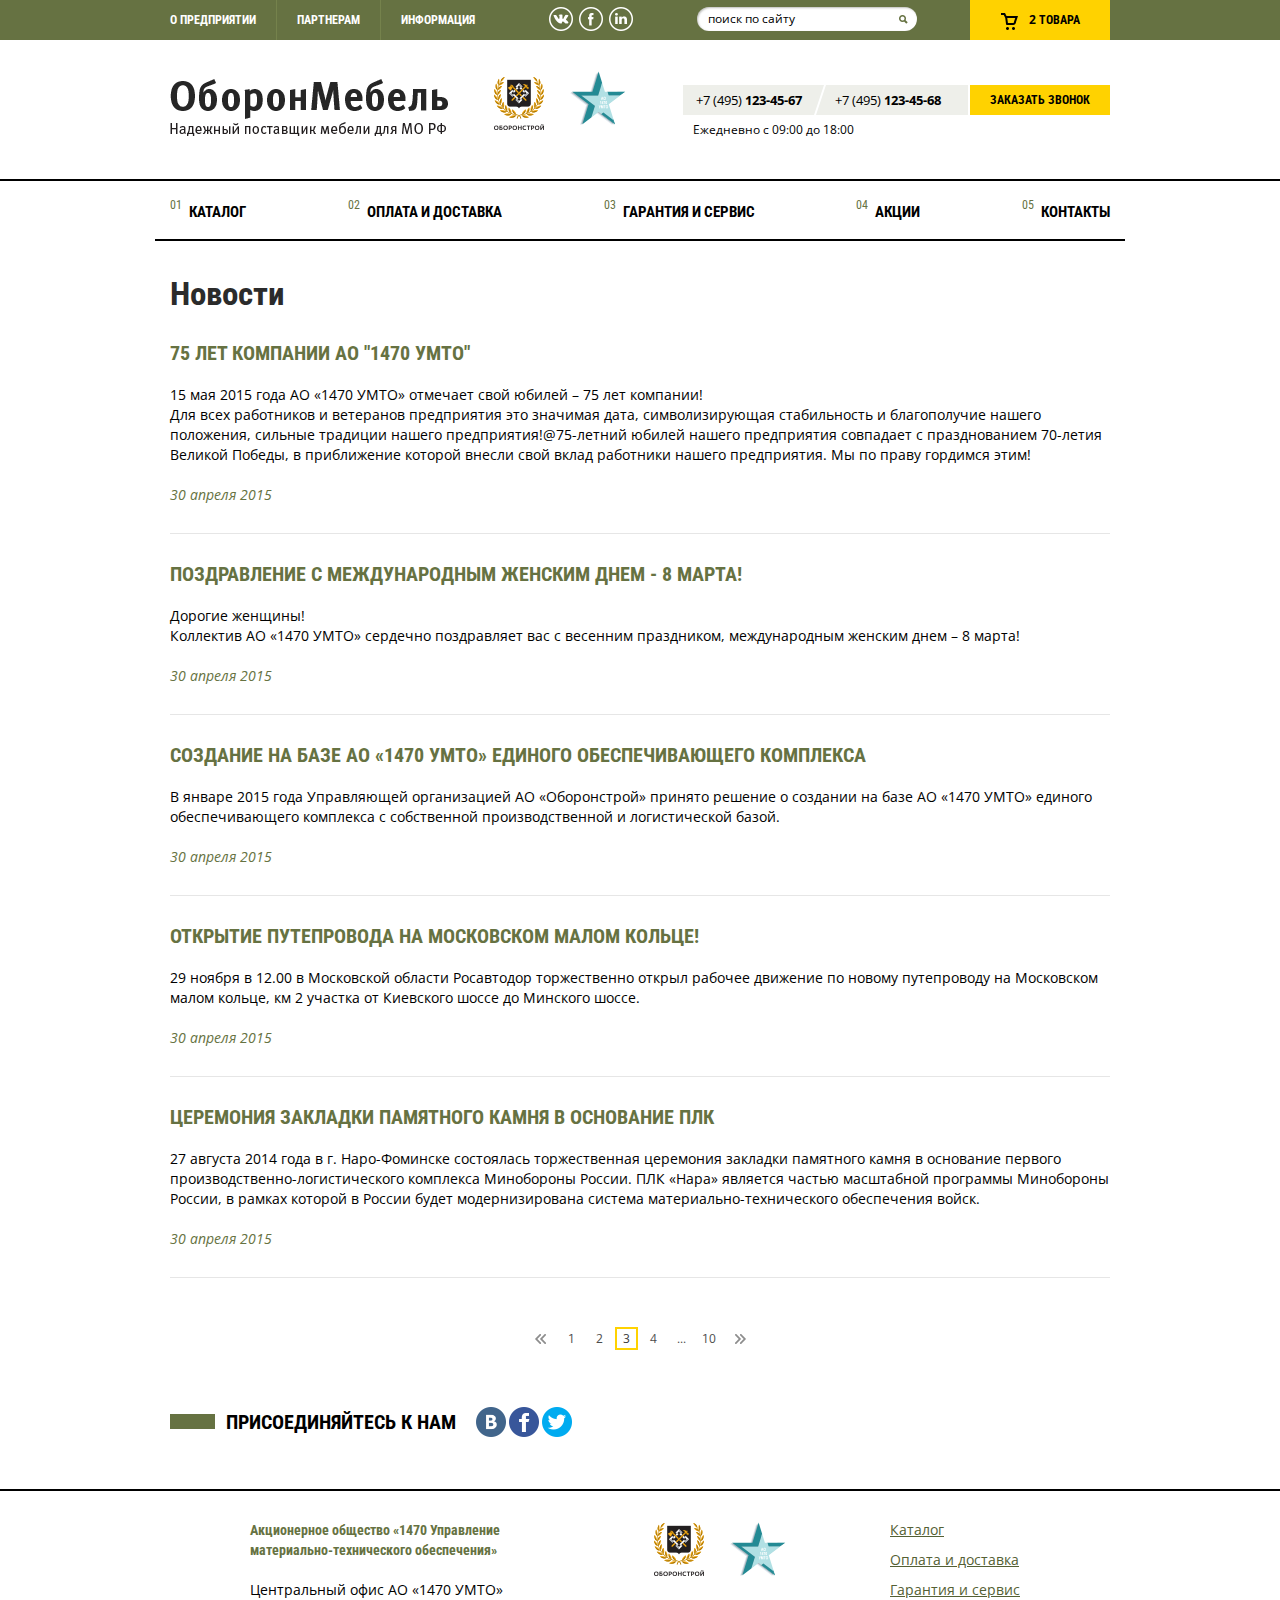
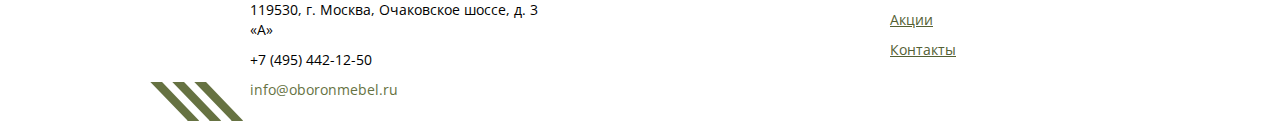
<file: news.html>
<!DOCTYPE html>
<html>
    <head>
        <meta charset="utf-8" />
        <title>ОборонМебель</title>

        <link rel="stylesheet" href="https://fonts.googleapis.com/css?family=Roboto+Condensed:400,700|Open+Sans:300,300italic,400,400italic,600,600italic,700,700italic&subset=latin,cyrillic" />
        <link rel="stylesheet" href="css/styles.css" />
        <link rel="stylesheet" href="js/fancybox/jquery.fancybox.css">
        <link rel="stylesheet" href="css/print.css" media="print" />

        <script src="js/jquery-2.1.4.min.js"></script>
        <script src="js/jquery.validate.min.js"></script>
        <script src="js/jquery.maskedinput.min.js"></script>
        <script src="js/fancybox/jquery.fancybox.pack.js"></script>
        <script src="js/modernizr.custom.90364.js"></script>
        <script src="js/tools.js"></script>

        <meta name="viewport" content="width=device-width" />
    </head>

    <body>

        <!-- top -->
        <div class="top">
            <div class="top-inner">
                <div class="top-menu">
                    <ul>
                        <li><a href="#">О предприятии</a></li>
                        <li><a href="#">Партнерам</a></li>
                        <li><a href="#">Информация</a></li>
                    </ul>
                </div>

                <div class="top-menu-mobile">
                    <a href="#" class="top-menu-mobile-link">Меню</a>
                    <div class="top-menu-mobile-content">
                        <ul class="top-menu-mobile-nav">
                            <li>
                                <a href="#">Каталог<span></span></a>
                                <ul>
                                    <li><a href="#"><span><img src="images/slider-menu-icon-1.png" alt="" width="23" height="22" /></span>Мебель для воинских частей</a></li>
                                    <li><a href="#"><span><img src="images/slider-menu-icon-2.png" alt="" width="23" height="20" /></span>Мебель для офиса и музеев</a></li>
                                    <li><a href="#"><span><img src="images/slider-menu-icon-3.png" alt="" width="23" height="17" /></span>Мебель для служебного жилья</a></li>
                                    <li><a href="#"><span><img src="images/slider-menu-icon-4.png" alt="" width="21" height="22" /></span>Мебель для гостиниц и хостелов</a></li>
                                    <li><a href="#"><span><img src="images/slider-menu-icon-5.png" alt="" width="21" height="21" /></span>Скачать каталог</a></li>
                                    <li><a href="#">Компьютерные столы</a></li>
                                    <li><a href="#">Тумбы</a></li>
                                    <li><a href="#">Диваны</a></li>
                                    <li><a href="#">Письменные столы</a></li>
                                    <li><a href="#">Трибуны</a></li>
                                    <li><a href="#">Кровати</a></li>
                                    <li><a href="#">Шкафы</a></li>
                                    <li><a href="#">Антресоли</a></li>
                                    <li><a href="#">Кресла</a></li>
                                    <li><a href="#">Стулья</a></li>
                                    <li><a href="#">Полки</a></li>
                                    <li><a href="#">Стилажи</a></li>
                                    <li><a href="#">Табуреты</a></li>
                                    <li><a href="#">Витрины</a></li>
                                    <li><a href="#">Комоды</a></li>
                                </ul>
                            </li>
                            <li class="active"><a href="#">Оплата и доставка</a></li>
                            <li><a href="#">Гарантия и сервис</a></li>
                            <li><a href="#">Акции</a></li>
                            <li><a href="#">Контакты</a></li>
                        </ul>
                        <ul class="top-menu-mobile-add">
                            <li><a href="#">О предприятии</a></li>
                            <li><a href="#">Партнерам</a></li>
                            <li><a href="#">Информация</a></li>
                        </ul>
                    </div>
                </div>

                <div class="top-social">
                    <ul>
                        <li><a href="#" class="top-social-vk"></a></li>
                        <li><a href="#" class="top-social-fb"></a></li>
                        <li><a href="#" class="top-social-in"></a></li>
                    </ul>
                </div>

                <div class="top-cart">
                    <img src="images/top-cart-icon.png" alt="" width="17" height="17" />
                    <span>2</span> товара
                    <div class="top-cart-content">
                        <div class="top-cart-item">
                            <div class="top-cart-item-photo"><img src="files/top-cart-photo.jpg" alt="" width="38" height="51" /></div>
                            <div class="top-cart-item-name">
                                <div class="top-cart-item-name-title">Стол для чистки оружия</div>
                                <div class="top-cart-item-name-descr">ДСП, две дверцы</div>
                            </div>
                            <div class="top-cart-item-count">15 шт.</div>
                        </div>
                        <div class="top-cart-item">
                            <div class="top-cart-item-photo"><img src="files/top-cart-photo.jpg" alt="" width="38" height="51" /></div>
                            <div class="top-cart-item-name">
                                <div class="top-cart-item-name-title">Стол для чистки оружия</div>
                                <div class="top-cart-item-name-descr">ДСП, две дверцы</div>
                            </div>
                            <div class="top-cart-item-count">11 шт.</div>
                        </div>
                        <a href="#" class="top-cart-link">оформить заказ</a>
                    </div>
                </div>

                <div class="top-search">
                    <form action="#" method="post">
                        <div class="top-search-input"><input type="text" name="search" value="" placeholder="поиск по сайту" /></div>
                        <div class="top-search-submit"><input type="submit" value="" /></div>
                    </form>
                </div>

                <div class="top-search-mobile">
                    <a href="#" class="top-search-mobile-link"></a>
                    <form action="#" method="post">
                        <div class="top-search-mobile-submit"><input type="submit" value="" /></div>
                        <div class="top-search-mobile-input"><input type="text" name="search" value="" placeholder="Поиск" /></div>
                    </form>
                </div>
            </div>
        </div>
        <!-- top END -->

        <header>
            <div class="logo"><img src="images/logo.png" alt="" width="278" height="57" /></div>
            <div class="logo-2"><img src="images/logo-2.png" alt="" width="50" height="53" /></div>
            <div class="logo-3"><img src="images/logo-3.png" alt="" width="57" height="55" /></div>
            <div class="header-phones">
                <div class="header-phones-inner">
                    <div class="header-phones-content">
                        <div class="header-phones-item">+7 (495) <strong>123-45-67</strong></div>
                        <div class="header-phones-item">+7 (495) <strong>123-45-68</strong></div>
                    </div>
                    <a href="#" class="header-callback">Заказать звонок</a>
                    <div class="header-phones-callback">
                        <form action="windows/success.html" method="post">
                            <div class="header-phones-callback-field">
                                <div class="header-phones-callback-input"><input type="text" name="name" value="" placeholder="Ваше имя" class="required" /></div>
                            </div>
                            <div class="header-phones-callback-field">
                                <div class="header-phones-callback-input"><input type="text" name="phone" value="" placeholder="Телефон" class="required maskPhone" /></div>
                            </div>
                            <div class="form-checkbox"><div><input type="checkbox" name="agreement" class="required" />Я принимаю условия <a href="#">политики конфиденциальности</a></div></div>
                            <div class="header-phones-callback-submit"><input type="submit" value="Отправить" class="btn-order" /></div>
                        </form>
                        <div class="header-phones-callback-error">
                            <div class="header-phones-callback-error-title">произошла ошибка!</div>
                            <div class="header-phones-callback-error-text"></div>
                            <a href="#" class="header-phones-callback-error-close">закрыть</a>
                        </div>
                        <div class="header-phones-callback-success">
                            <div class="header-phones-callback-success-title">мы вам перезвоним</div>
                            <a href="#" class="header-phones-callback-success-close">закрыть</a>
                        </div>
                    </div>
                </div>
                <div class="header-phones-hint">Ежедневно с 09:00 до 18:00</div>
            </div>
        </header>

        <nav>
            <ul>
                <li>
                    <a href="#">Каталог</a>
                    <div class="nav-sub">
                        <ul class="nav-sub-links">
                            <li><a href="#"><span><img src="images/slider-menu-icon-1.png" alt="" width="23" height="22" /></span>мебель для воинских частей</a></li>
                            <li><a href="#"><span><img src="images/slider-menu-icon-2.png" alt="" width="23" height="20" /></span>мебель для офиса и музеев</a></li>
                            <li><a href="#"><span><img src="images/slider-menu-icon-3.png" alt="" width="23" height="17" /></span>мебель для служебного жилья</a></li>
                            <li><a href="#"><span><img src="images/slider-menu-icon-4.png" alt="" width="21" height="22" /></span>мебель для гостиниц и хостелов</a></li>
                            <li><a href="#"><span><img src="images/slider-menu-icon-5.png" alt="" width="21" height="21" /></span>скачать каталог</a></li>
                        </ul>
                        <ul class="nav-sub-sections">
                            <li><a href="#">Антресоль</a></li>
                            <li><a href="#">Вешалка</a></li>
                            <li><a href="#">Витрина</a></li>
                            <li><a href="#">Гардероб</a></li>
                            <li><a href="#">Доска</a></li>
                            <li><a href="#">Зеркало</a></li>
                            <li><a href="#">Комод</a></li>
                        </ul>
                        <ul class="nav-sub-sections">
                            <li><a href="#">Кровать</a></li>
                            <li><a href="#">Кушетка</a></li>
                            <li><a href="#">Место</a></li>
                            <li><a href="#">Набор</a></li>
                            <li><a href="#">Пирамида</a></li>
                            <li><a href="#">Подиум</a></li>
                            <li><a href="#">Подставка</a></li>
                        </ul>
                        <ul class="nav-sub-sections">
                            <li><a href="#">Полка</a></li>
                            <li><a href="#">Секция</a></li>
                            <li><a href="#">Скамья</a></li>
                            <li><a href="#">Стелла</a></li>
                            <li><a href="#">Стеллаж</a></li>
                            <li><a href="#">Стенка</a></li>
                            <li><a href="#">Стол</a></li>
                        </ul>
                        <ul class="nav-sub-sections">
                            <li><a href="#">Столешница</a></li>
                            <li><a href="#">Стул</a></li>
                            <li><a href="#">Табурет</a></li>
                            <li><a href="#">Трибуна</a></li>
                            <li><a href="#">Тумба</a></li>
                            <li><a href="#">Шкатулка</a></li>
                            <li><a href="#">Шкаф</a></li>
                        </ul>
                    </div>
                </li>
                <li><a href="#">Оплата и доставка</a></li>
                <li><a href="#">Гарантия и сервис</a></li>
                <li><a href="#">Акции</a></li>
                <li><a href="#">Контакты</a></li>
            </ul>
        </nav>

        <!-- content -->
        <div class="content">
            <h1>Новости</h1>

            <!-- news -->
            <div class="news">

                <div class="news-item">
                    <div class="news-item-name"><a href="#">75 лет компании АО "1470 УМТО"</a></div>
                    <div class="news-item-anonce">15 мая 2015 года АО «1470 УМТО» отмечает свой юбилей – 75 лет компании!<br />Для всех работников и ветеранов предприятия это значимая дата, символизирующая стабильность и благополучие нашего положения, сильные традиции нашего предприятия!@75-летний юбилей нашего предприятия совпадает с празднованием 70-летия Великой Победы, в приближение которой внесли свой вклад работники нашего предприятия. Мы по праву гордимся этим!</div>
                    <div class="news-item-date">30 апреля 2015</div>
                </div>

                <div class="news-item">
                    <div class="news-item-name"><a href="#">Поздравление с международным женским днем - 8 марта!</a></div>
                    <div class="news-item-anonce">Дорогие женщины!<br />Коллектив АО «1470 УМТО» сердечно поздравляет вас с весенним праздником, международным женским днем – 8 марта!</div>
                    <div class="news-item-date">30 апреля 2015</div>
                </div>

                <div class="news-item">
                    <div class="news-item-name"><a href="#">Создание на базе АО «1470 УМТО» единого обеспечивающего комплекса</a></div>
                    <div class="news-item-anonce">В январе 2015 года Управляющей организацией АО «Оборонстрой» принято решение о создании на базе АО «1470 УМТО» единого обеспечивающего комплекса с собственной производственной и логистической базой.</div>
                    <div class="news-item-date">30 апреля 2015</div>
                </div>

                <div class="news-item">
                    <div class="news-item-name"><a href="#">Открытие путепровода на московском малом кольце!</a></div>
                    <div class="news-item-anonce">29 ноября в 12.00 в Московской области Росавтодор торжественно открыл рабочее движение по новому путепроводу на Московском малом кольце, км 2 участка от Киевского шоссе до Минского шоссе.</div>
                    <div class="news-item-date">30 апреля 2015</div>
                </div>

                <div class="news-item">
                    <div class="news-item-name"><a href="#">Церемония закладки памятного камня в основание ПЛК</a></div>
                    <div class="news-item-anonce">27 августа 2014 года в г. Наро-Фоминске состоялась торжественная церемония закладки памятного камня в основание первого производственно-логистического комплекса Минобороны России. ПЛК «Нара» является частью масштабной программы Минобороны России, в рамках которой в России будет модернизирована система материально-технического обеспечения войск.</div>
                    <div class="news-item-date">30 апреля 2015</div>
                </div>

            </div>
            <!-- news END -->

            <div class="pager">
                <a href="#" class="pager-prev"></a>
                <a href="#">1</a>
                <a href="#">2</a>
                <a href="#" class="active">3</a>
                <a href="#">4</a>
                <span>...</span>
                <a href="#">10</a>
                <a href="#" class="pager-next"></a>
            </div>

        </div>
        <!-- content END -->

        <!-- social -->
        <div class="social">
            <div class="social-title">Присоединяйтесь<span> к нам</span></div>
            <a href="#" class="social-vk"></a>
            <a href="#" class="social-fb"></a>
            <a href="#" class="social-tw"></a>
            <div class="social-likes">
                <script src="//yandex.st/share/share.js"></script>
                <span id="ya_share_counter"></span>
                <script>
                    var yaShareCounter = new Ya.share({
                        'element': 'ya_share_counter',
                        'elementStyle': {'quickServices':  ['vkontakte', 'facebook', 'twitter', 'gplus'], 'type': 'small'},
                        'theme': 'counter'
                     });
                </script>
            </div>
        </div>
        <!-- social END -->

        <footer>
            <div class="footer-menu">
                <ul>
                    <li><a href="#">Каталог</a></li>
                    <li><a href="#">Оплата и доставка</a></li>
                    <li><a href="#">Гарантия и сервис</a></li>
                    <li><a href="#">Акции</a></li>
                    <li><a href="#">Контакты</a></li>
                </ul>
            </div>

            <div class="footer-contacts">
                <div class="footer-contacts-title">Акционерное общество «1470 Управление материально-технического обеспечения»</div>
                <div class="footer-contacts-office">Центральный офис АО «1470 УМТО»</div>
                <div class="footer-contacts-address">119530, г. Москва, Очаковское шоссе, д. 3 «А»</div>
                <div class="footer-contacts-phone">+7 (495) 442-12-50</div>
                <div class="footer-contacts-email"><a href="mailto:info@oboronmebel.ru">info@oboronmebel.ru</a></div>
            </div>
            <div class="logo-2"><img src="images/logo-2.png" alt="" width="50" height="53" /></div>
            <div class="logo-3"><img src="images/logo-3.png" alt="" width="57" height="55" /></div>
        </footer>

    </body>
</html>
</file>
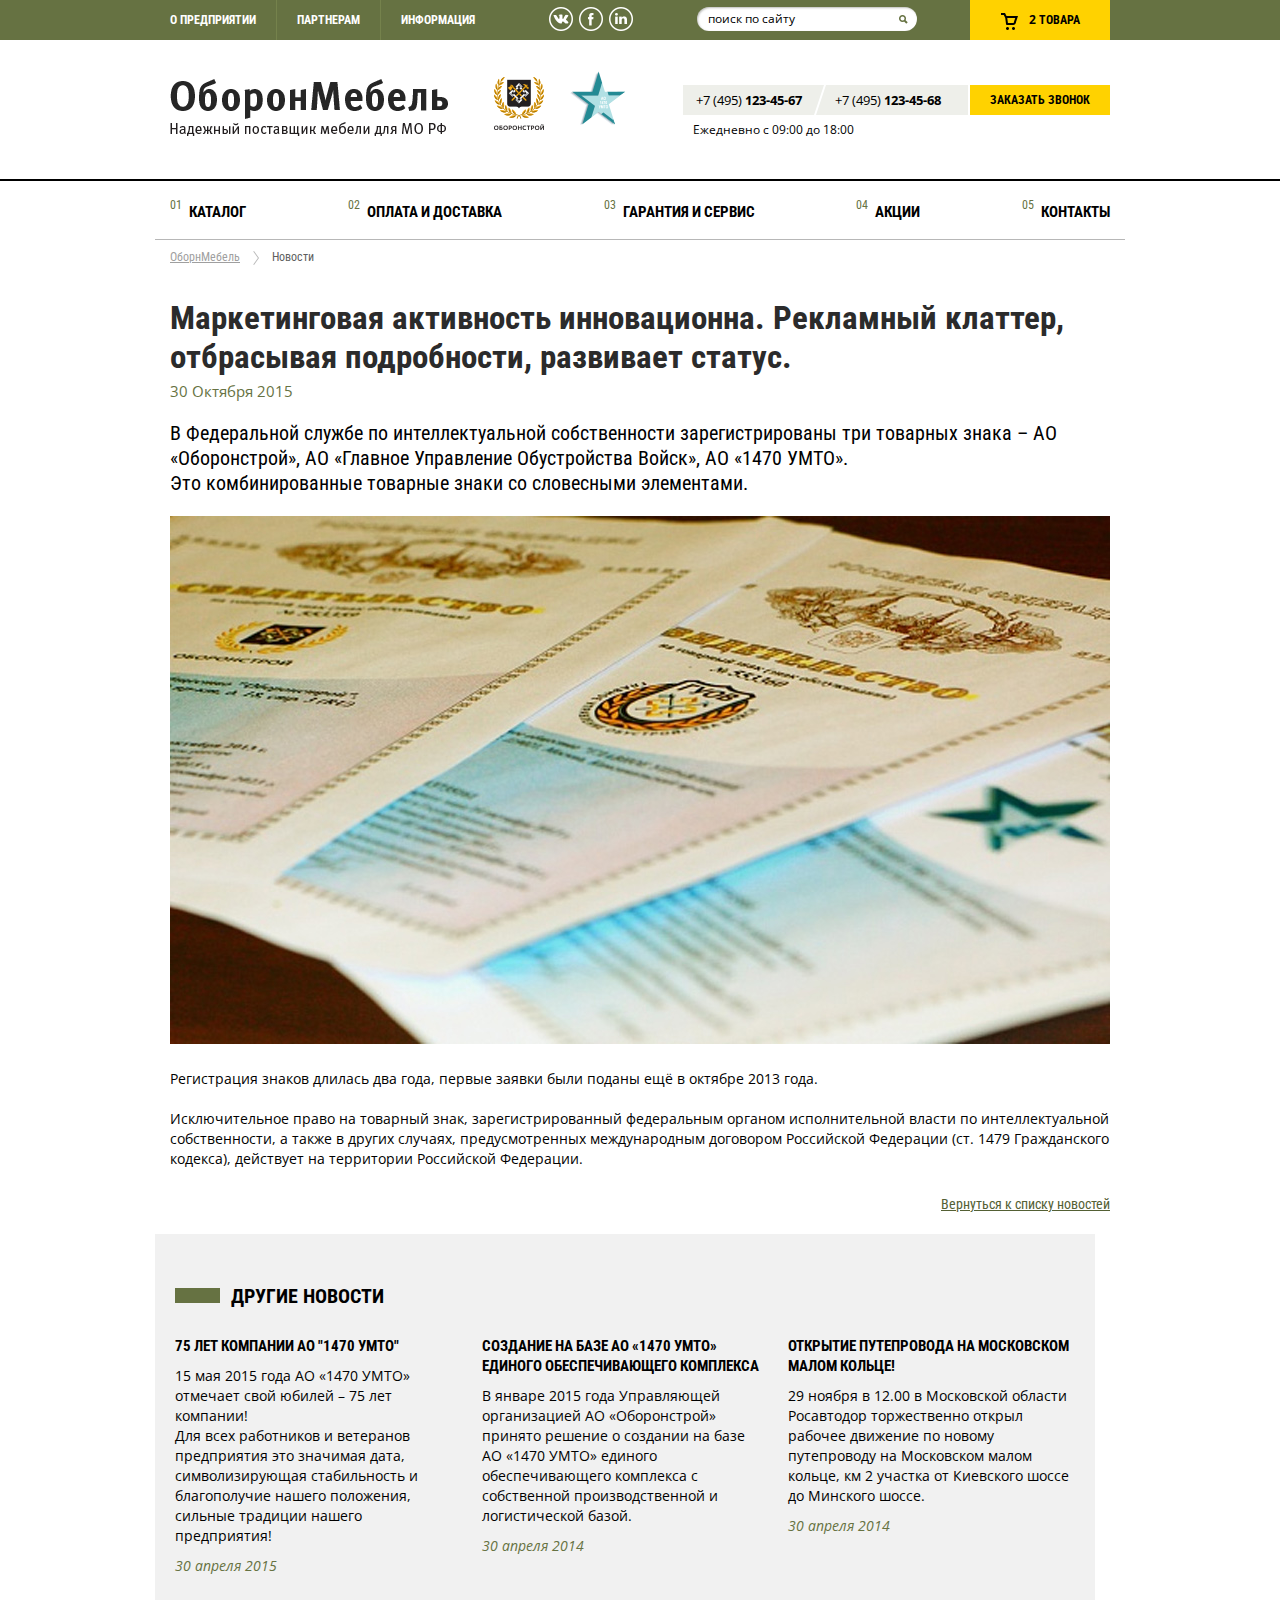
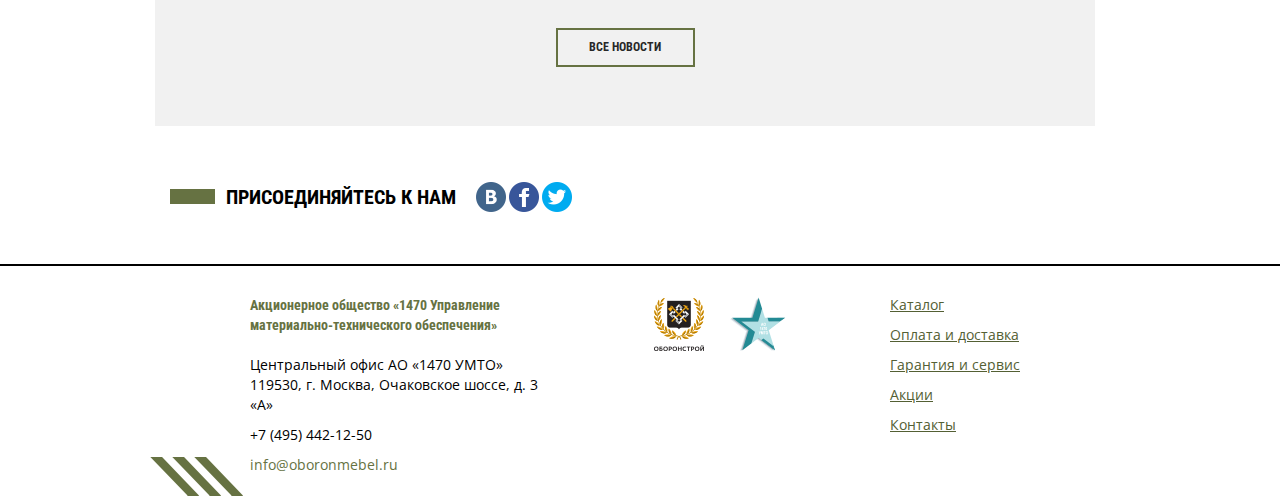
<file: news_single.html>
<!DOCTYPE html>
<html>
    <head>
        <meta charset="utf-8" />
        <title>ОборонМебель</title>

        <link rel="stylesheet" href="https://fonts.googleapis.com/css?family=Roboto+Condensed:400,700|Open+Sans:300,300italic,400,400italic,600,600italic,700,700italic&subset=latin,cyrillic" />
        <link rel="stylesheet" href="css/styles.css" />
        <link rel="stylesheet" href="js/fancybox/jquery.fancybox.css">
        <link rel="stylesheet" href="css/print.css" media="print" />

        <script src="js/jquery-2.1.4.min.js"></script>
        <script src="js/jquery.validate.min.js"></script>
        <script src="js/jquery.maskedinput.min.js"></script>
        <script src="js/fancybox/jquery.fancybox.pack.js"></script>
        <script src="js/modernizr.custom.90364.js"></script>
        <script src="js/tools.js"></script>

        <meta name="viewport" content="width=device-width" />
    </head>

    <body>

        <!-- top -->
        <div class="top">
            <div class="top-inner">
                <div class="top-menu">
                    <ul>
                        <li><a href="#">О предприятии</a></li>
                        <li><a href="#">Партнерам</a></li>
                        <li><a href="#">Информация</a></li>
                    </ul>
                </div>

                <div class="top-menu-mobile">
                    <a href="#" class="top-menu-mobile-link">Меню</a>
                    <div class="top-menu-mobile-content">
                        <ul class="top-menu-mobile-nav">
                            <li>
                                <a href="#">Каталог<span></span></a>
                                <ul>
                                    <li><a href="#"><span><img src="images/slider-menu-icon-1.png" alt="" width="23" height="22" /></span>Мебель для воинских частей</a></li>
                                    <li><a href="#"><span><img src="images/slider-menu-icon-2.png" alt="" width="23" height="20" /></span>Мебель для офиса и музеев</a></li>
                                    <li><a href="#"><span><img src="images/slider-menu-icon-3.png" alt="" width="23" height="17" /></span>Мебель для служебного жилья</a></li>
                                    <li><a href="#"><span><img src="images/slider-menu-icon-4.png" alt="" width="21" height="22" /></span>Мебель для гостиниц и хостелов</a></li>
                                    <li><a href="#"><span><img src="images/slider-menu-icon-5.png" alt="" width="21" height="21" /></span>Скачать каталог</a></li>
                                    <li><a href="#">Компьютерные столы</a></li>
                                    <li><a href="#">Тумбы</a></li>
                                    <li><a href="#">Диваны</a></li>
                                    <li><a href="#">Письменные столы</a></li>
                                    <li><a href="#">Трибуны</a></li>
                                    <li><a href="#">Кровати</a></li>
                                    <li><a href="#">Шкафы</a></li>
                                    <li><a href="#">Антресоли</a></li>
                                    <li><a href="#">Кресла</a></li>
                                    <li><a href="#">Стулья</a></li>
                                    <li><a href="#">Полки</a></li>
                                    <li><a href="#">Стилажи</a></li>
                                    <li><a href="#">Табуреты</a></li>
                                    <li><a href="#">Витрины</a></li>
                                    <li><a href="#">Комоды</a></li>
                                </ul>
                            </li>
                            <li class="active"><a href="#">Оплата и доставка</a></li>
                            <li><a href="#">Гарантия и сервис</a></li>
                            <li><a href="#">Акции</a></li>
                            <li><a href="#">Контакты</a></li>
                        </ul>
                        <ul class="top-menu-mobile-add">
                            <li><a href="#">О предприятии</a></li>
                            <li><a href="#">Партнерам</a></li>
                            <li><a href="#">Информация</a></li>
                        </ul>
                    </div>
                </div>

                <div class="top-social">
                    <ul>
                        <li><a href="#" class="top-social-vk"></a></li>
                        <li><a href="#" class="top-social-fb"></a></li>
                        <li><a href="#" class="top-social-in"></a></li>
                    </ul>
                </div>

                <div class="top-cart">
                    <img src="images/top-cart-icon.png" alt="" width="17" height="17" />
                    <span>2</span> товара
                    <div class="top-cart-content">
                        <div class="top-cart-item">
                            <div class="top-cart-item-photo"><img src="files/top-cart-photo.jpg" alt="" width="38" height="51" /></div>
                            <div class="top-cart-item-name">
                                <div class="top-cart-item-name-title">Стол для чистки оружия</div>
                                <div class="top-cart-item-name-descr">ДСП, две дверцы</div>
                            </div>
                            <div class="top-cart-item-count">15 шт.</div>
                        </div>
                        <div class="top-cart-item">
                            <div class="top-cart-item-photo"><img src="files/top-cart-photo.jpg" alt="" width="38" height="51" /></div>
                            <div class="top-cart-item-name">
                                <div class="top-cart-item-name-title">Стол для чистки оружия</div>
                                <div class="top-cart-item-name-descr">ДСП, две дверцы</div>
                            </div>
                            <div class="top-cart-item-count">11 шт.</div>
                        </div>
                        <a href="#" class="top-cart-link">оформить заказ</a>
                    </div>
                </div>

                <div class="top-search">
                    <form action="#" method="post">
                        <div class="top-search-input"><input type="text" name="search" value="" placeholder="поиск по сайту" /></div>
                        <div class="top-search-submit"><input type="submit" value="" /></div>
                    </form>
                </div>

                <div class="top-search-mobile">
                    <a href="#" class="top-search-mobile-link"></a>
                    <form action="#" method="post">
                        <div class="top-search-mobile-submit"><input type="submit" value="" /></div>
                        <div class="top-search-mobile-input"><input type="text" name="search" value="" placeholder="Поиск" /></div>
                    </form>
                </div>
            </div>
        </div>
        <!-- top END -->

        <header>
            <div class="logo"><img src="images/logo.png" alt="" width="278" height="57" /></div>
            <div class="logo-2"><img src="images/logo-2.png" alt="" width="50" height="53" /></div>
            <div class="logo-3"><img src="images/logo-3.png" alt="" width="57" height="55" /></div>
            <div class="header-phones">
                <div class="header-phones-inner">
                    <div class="header-phones-content">
                        <div class="header-phones-item">+7 (495) <strong>123-45-67</strong></div>
                        <div class="header-phones-item">+7 (495) <strong>123-45-68</strong></div>
                    </div>
                    <a href="#" class="header-callback">Заказать звонок</a>
                    <div class="header-phones-callback">
                        <form action="windows/success.html" method="post">
                            <div class="header-phones-callback-field">
                                <div class="header-phones-callback-input"><input type="text" name="name" value="" placeholder="Ваше имя" class="required" /></div>
                            </div>
                            <div class="header-phones-callback-field">
                                <div class="header-phones-callback-input"><input type="text" name="phone" value="" placeholder="Телефон" class="required maskPhone" /></div>
                            </div>
                            <div class="form-checkbox"><div><input type="checkbox" name="agreement" class="required" />Я принимаю условия <a href="#">политики конфиденциальности</a></div></div>
                            <div class="header-phones-callback-submit"><input type="submit" value="Отправить" class="btn-order" /></div>
                        </form>
                        <div class="header-phones-callback-error">
                            <div class="header-phones-callback-error-title">произошла ошибка!</div>
                            <div class="header-phones-callback-error-text"></div>
                            <a href="#" class="header-phones-callback-error-close">закрыть</a>
                        </div>
                        <div class="header-phones-callback-success">
                            <div class="header-phones-callback-success-title">мы вам перезвоним</div>
                            <a href="#" class="header-phones-callback-success-close">закрыть</a>
                        </div>
                    </div>
                </div>
                <div class="header-phones-hint">Ежедневно с 09:00 до 18:00</div>
            </div>
        </header>

        <nav>
            <ul>
                <li>
                    <a href="#">Каталог</a>
                    <div class="nav-sub">
                        <ul class="nav-sub-links">
                            <li><a href="#"><span><img src="images/slider-menu-icon-1.png" alt="" width="23" height="22" /></span>мебель для воинских частей</a></li>
                            <li><a href="#"><span><img src="images/slider-menu-icon-2.png" alt="" width="23" height="20" /></span>мебель для офиса и музеев</a></li>
                            <li><a href="#"><span><img src="images/slider-menu-icon-3.png" alt="" width="23" height="17" /></span>мебель для служебного жилья</a></li>
                            <li><a href="#"><span><img src="images/slider-menu-icon-4.png" alt="" width="21" height="22" /></span>мебель для гостиниц и хостелов</a></li>
                            <li><a href="#"><span><img src="images/slider-menu-icon-5.png" alt="" width="21" height="21" /></span>скачать каталог</a></li>
                        </ul>
                        <ul class="nav-sub-sections">
                            <li><a href="#">Антресоль</a></li>
                            <li><a href="#">Вешалка</a></li>
                            <li><a href="#">Витрина</a></li>
                            <li><a href="#">Гардероб</a></li>
                            <li><a href="#">Доска</a></li>
                            <li><a href="#">Зеркало</a></li>
                            <li><a href="#">Комод</a></li>
                        </ul>
                        <ul class="nav-sub-sections">
                            <li><a href="#">Кровать</a></li>
                            <li><a href="#">Кушетка</a></li>
                            <li><a href="#">Место</a></li>
                            <li><a href="#">Набор</a></li>
                            <li><a href="#">Пирамида</a></li>
                            <li><a href="#">Подиум</a></li>
                            <li><a href="#">Подставка</a></li>
                        </ul>
                        <ul class="nav-sub-sections">
                            <li><a href="#">Полка</a></li>
                            <li><a href="#">Секция</a></li>
                            <li><a href="#">Скамья</a></li>
                            <li><a href="#">Стелла</a></li>
                            <li><a href="#">Стеллаж</a></li>
                            <li><a href="#">Стенка</a></li>
                            <li><a href="#">Стол</a></li>
                        </ul>
                        <ul class="nav-sub-sections">
                            <li><a href="#">Столешница</a></li>
                            <li><a href="#">Стул</a></li>
                            <li><a href="#">Табурет</a></li>
                            <li><a href="#">Трибуна</a></li>
                            <li><a href="#">Тумба</a></li>
                            <li><a href="#">Шкатулка</a></li>
                            <li><a href="#">Шкаф</a></li>
                        </ul>
                    </div>
                </li>
                <li><a href="#">Оплата и доставка</a></li>
                <li><a href="#">Гарантия и сервис</a></li>
                <li><a href="#">Акции</a></li>
                <li><a href="#">Контакты</a></li>
            </ul>
        </nav>

        <!-- content -->
        <div class="content">
            <div class="breadcrumbs">
                <a href="#">ОборнМебель</a> <span></span>
                Новости
            </div>

            <h1>Маркетинговая активность инновационна. Рекламный клаттер, отбрасывая подробности, развивает статус.</h1>

            <div class="news-detail-date">30 Октября 2015</div>
            <div class="news-detail-anonce">В Федеральной службе по интеллектуальной собственности зарегистрированы три товарных знака – АО «Оборонстрой», АО «Главное Управление Обустройства Войск», АО «1470 УМТО».<br />Это комбинированные товарные знаки со словесными элементами.</div>
            <p><img src="files/news-detail.jpg" alt="" width="100%" /></p>
            <p>Регистрация знаков длилась два года, первые заявки были поданы ещё в октябре 2013 года.</p>
            <p>Исключительное право на товарный знак, зарегистрированный федеральным органом исполнительной власти по интеллектуальной собственности, а также в других случаях, предусмотренных международным договором Российской Федерации (ст. 1479 Гражданского кодекса), действует на территории Российской Федерации.</p>

            <div class="news-detail-bottom">
                <div class="social-likes">
                    <script src="//yandex.st/share/share.js"></script>
                    <span id="ya_share_counter"></span>
                    <script>
                        var yaShareCounter = new Ya.share({
                            'element': 'ya_share_counter',
                            'elementStyle': {'quickServices':  ['vkontakte', 'facebook', 'twitter', 'gplus'], 'type': 'small'},
                            'theme': 'counter'
                         });
                    </script>
                </div>

                <div class="news-detail-back"><a href="#">Вернуться к списку новостей</a></div>
            </div>

            <!-- main -->
            <div class="main main-news-detail">
                <div class="main-inner">
                    <div class="main-news">
                        <div class="main-title">Другие новости</div>
                        <div class="main-news-list">
                            <div class="main-news-content">
                                <div class="main-news-item">
                                    <a href="#">
                                        <div class="main-news-item-name">75 лет компании АО "1470 УМТО"</div>
                                        <div class="main-news-item-anonce">15 мая 2015 года АО «1470 УМТО» отмечает свой юбилей – 75 лет компании!<br />Для всех работников и ветеранов предприятия это значимая дата, символизирующая стабильность и благополучие нашего положения, сильные традиции нашего предприятия!</div>
                                    </a>
                                    <div class="main-news-item-date">30 апреля 2015</div>
                                </div>
                                <div class="main-news-item">
                                    <a href="#">
                                        <div class="main-news-item-name">СОЗДАНИЕ НА БАЗЕ АО «1470 УМТО» ЕДИНОГО ОБЕСПЕЧИВАЮЩЕГО КОМПЛЕКСА</div>
                                        <div class="main-news-item-anonce">В январе 2015 года Управляющей организацией АО «Оборонстрой» принято решение о создании на базе АО «1470 УМТО» единого обеспечивающего комплекса с собственной производственной и логистической базой.</div>
                                    </a>
                                    <div class="main-news-item-date">30 апреля 2014</div>
                                </div>
                                <div class="main-news-item">
                                    <a href="#">
                                        <div class="main-news-item-name">ОТКРЫТИЕ ПУТЕПРОВОДА НА МОСКОВСКОМ МАЛОМ КОЛЬЦЕ!</div>
                                        <div class="main-news-item-anonce">29 ноября в 12.00 в Московской области Росавтодор торжественно открыл рабочее движение по новому путепроводу на Московском малом кольце, км 2 участка от Киевского шоссе до Минского шоссе.</div>
                                    </a>
                                    <div class="main-news-item-date">30 апреля 2014</div>
                                </div>
                            </div>
                            <a href="#" class="main-news-prev"></a>
                            <a href="#" class="main-news-next"></a>
                        </div>
                        <div class="main-news-all"><a href="#">все новости</a></div>
                    </div>
                </div>
            </div>
            <!-- main END -->

        </div>
        <!-- content END -->

        <!-- social -->
        <div class="social">
            <div class="social-title">Присоединяйтесь<span> к нам</span></div>
            <a href="#" class="social-vk"></a>
            <a href="#" class="social-fb"></a>
            <a href="#" class="social-tw"></a>
        </div>
        <!-- social END -->

        <footer>
            <div class="footer-menu">
                <ul>
                    <li><a href="#">Каталог</a></li>
                    <li><a href="#">Оплата и доставка</a></li>
                    <li><a href="#">Гарантия и сервис</a></li>
                    <li><a href="#">Акции</a></li>
                    <li><a href="#">Контакты</a></li>
                </ul>
            </div>

            <div class="footer-contacts">
                <div class="footer-contacts-title">Акционерное общество «1470 Управление материально-технического обеспечения»</div>
                <div class="footer-contacts-office">Центральный офис АО «1470 УМТО»</div>
                <div class="footer-contacts-address">119530, г. Москва, Очаковское шоссе, д. 3 «А»</div>
                <div class="footer-contacts-phone">+7 (495) 442-12-50</div>
                <div class="footer-contacts-email"><a href="mailto:info@oboronmebel.ru">info@oboronmebel.ru</a></div>
            </div>
            <div class="logo-2"><img src="images/logo-2.png" alt="" width="50" height="53" /></div>
            <div class="logo-3"><img src="images/logo-3.png" alt="" width="57" height="55" /></div>
        </footer>

    </body>
</html>
</file>
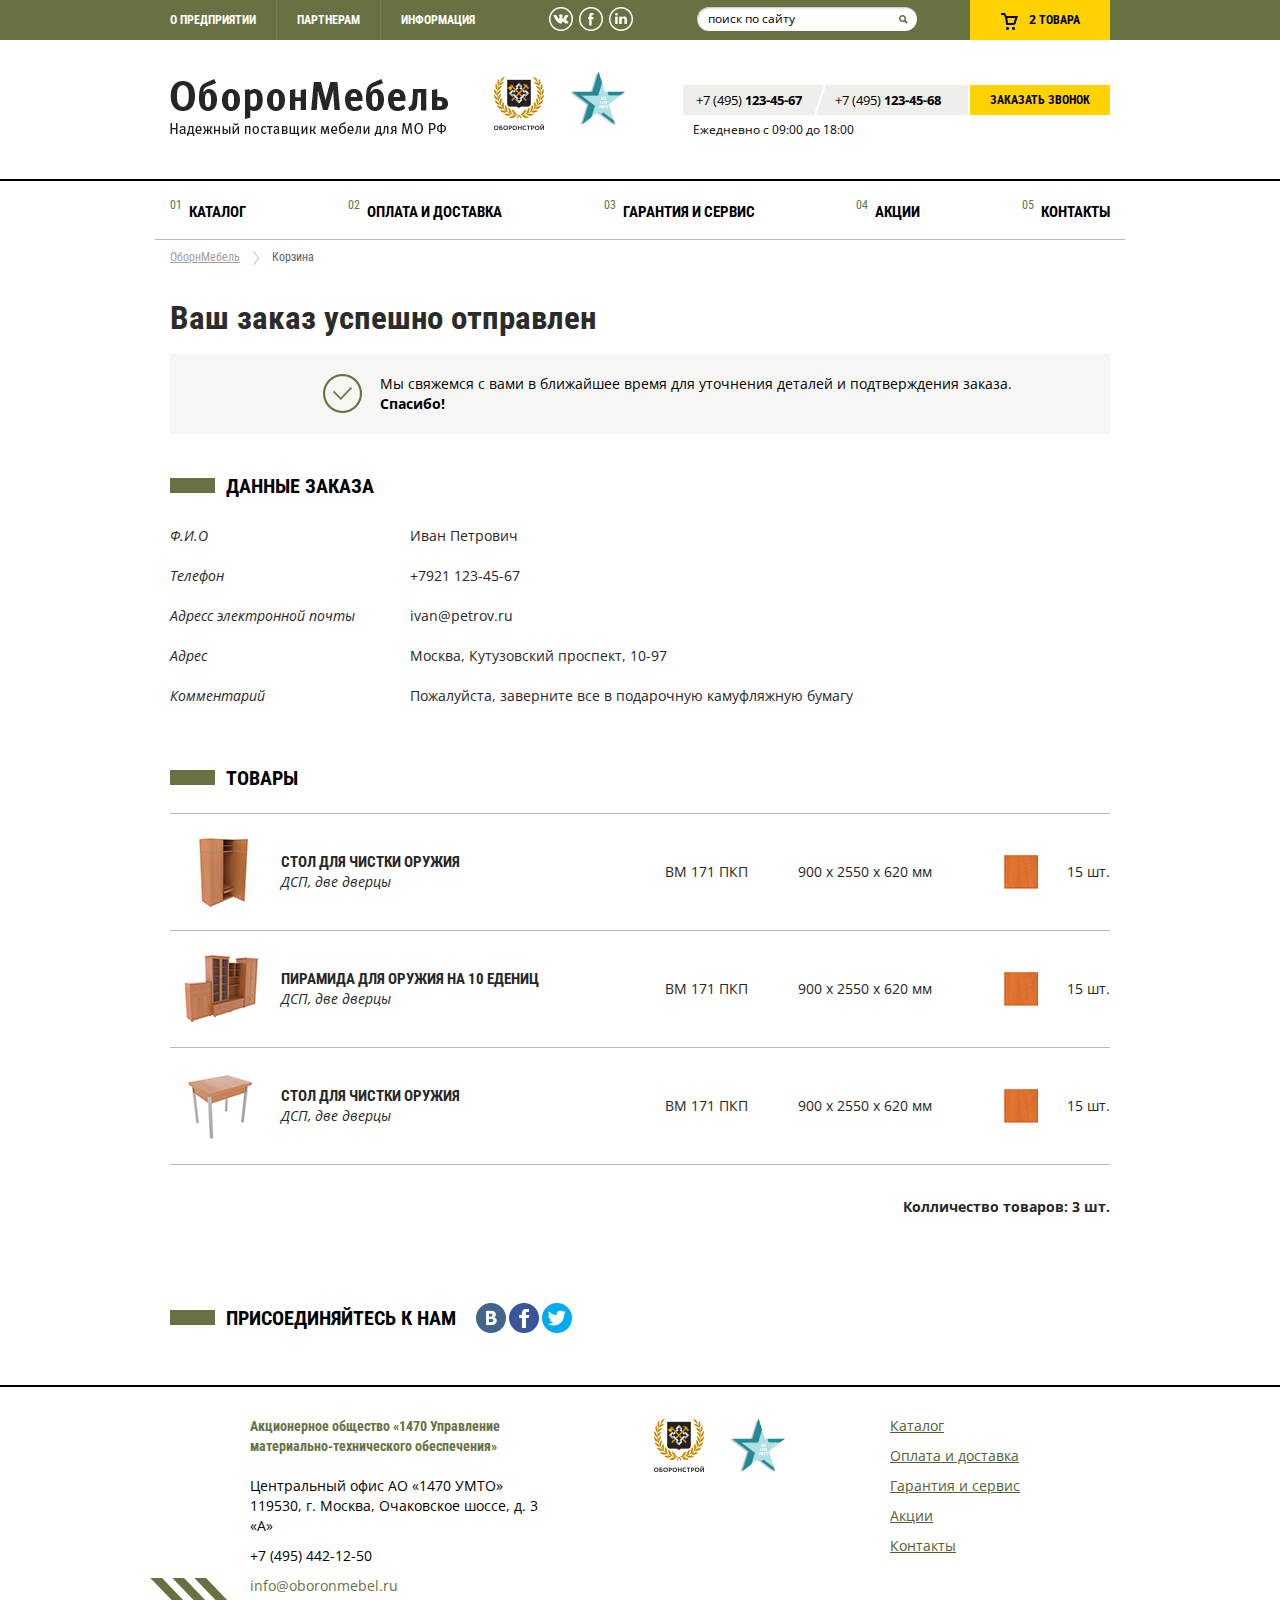
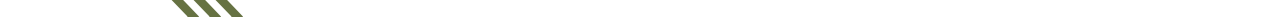
<file: orderDetails.html>
<!DOCTYPE html>
<html>
    <head>
        <meta charset="utf-8" />
        <title>ОборонМебель</title>

        <link rel="stylesheet" href="https://fonts.googleapis.com/css?family=Roboto+Condensed:400,700|Open+Sans:300,300italic,400,400italic,600,600italic,700,700italic&subset=latin,cyrillic" />
        <link rel="stylesheet" href="css/styles.css" />
        <link rel="stylesheet" href="js/fancybox/jquery.fancybox.css">
        <link rel="stylesheet" href="css/print.css" media="print" />

        <script src="js/jquery-2.1.4.min.js"></script>
        <script src="js/jquery.validate.min.js"></script>
        <script src="js/jquery.maskedinput.min.js"></script>
        <script src="js/fancybox/jquery.fancybox.pack.js"></script>
        <script src="js/modernizr.custom.90364.js"></script>
        <script src="js/tools.js"></script>

        <meta name="viewport" content="width=device-width" />
    </head>

    <body>

        <!-- top -->
        <div class="top">
            <div class="top-inner">
                <div class="top-menu">
                    <ul>
                        <li><a href="#">О предприятии</a></li>
                        <li><a href="#">Партнерам</a></li>
                        <li><a href="#">Информация</a></li>
                    </ul>
                </div>

                <div class="top-menu-mobile">
                    <a href="#" class="top-menu-mobile-link">Меню</a>
                    <div class="top-menu-mobile-content">
                        <ul class="top-menu-mobile-nav">
                            <li>
                                <a href="#">Каталог<span></span></a>
                                <ul>
                                    <li><a href="#"><span><img src="images/slider-menu-icon-1.png" alt="" width="23" height="22" /></span>Мебель для воинских частей</a></li>
                                    <li><a href="#"><span><img src="images/slider-menu-icon-2.png" alt="" width="23" height="20" /></span>Мебель для офиса и музеев</a></li>
                                    <li><a href="#"><span><img src="images/slider-menu-icon-3.png" alt="" width="23" height="17" /></span>Мебель для служебного жилья</a></li>
                                    <li><a href="#"><span><img src="images/slider-menu-icon-4.png" alt="" width="21" height="22" /></span>Мебель для гостиниц и хостелов</a></li>
                                    <li><a href="#"><span><img src="images/slider-menu-icon-5.png" alt="" width="21" height="21" /></span>Скачать каталог</a></li>
                                    <li><a href="#">Компьютерные столы</a></li>
                                    <li><a href="#">Тумбы</a></li>
                                    <li><a href="#">Диваны</a></li>
                                    <li><a href="#">Письменные столы</a></li>
                                    <li><a href="#">Трибуны</a></li>
                                    <li><a href="#">Кровати</a></li>
                                    <li><a href="#">Шкафы</a></li>
                                    <li><a href="#">Антресоли</a></li>
                                    <li><a href="#">Кресла</a></li>
                                    <li><a href="#">Стулья</a></li>
                                    <li><a href="#">Полки</a></li>
                                    <li><a href="#">Стилажи</a></li>
                                    <li><a href="#">Табуреты</a></li>
                                    <li><a href="#">Витрины</a></li>
                                    <li><a href="#">Комоды</a></li>
                                </ul>
                            </li>
                            <li><a href="#">Оплата и доставка</a></li>
                            <li><a href="#">Гарантия и сервис</a></li>
                            <li><a href="#">Акции</a></li>
                            <li><a href="#">Контакты</a></li>
                        </ul>
                        <ul class="top-menu-mobile-add">
                            <li><a href="#">О предприятии</a></li>
                            <li><a href="#">Партнерам</a></li>
                            <li><a href="#">Информация</a></li>
                        </ul>
                    </div>
                </div>

                <div class="top-social">
                    <ul>
                        <li><a href="#" class="top-social-vk"></a></li>
                        <li><a href="#" class="top-social-fb"></a></li>
                        <li><a href="#" class="top-social-in"></a></li>
                    </ul>
                </div>

                <div class="top-cart">
                    <img src="images/top-cart-icon.png" alt="" width="17" height="17" />
                    <span>2</span> товара
                    <div class="top-cart-content">
                        <div class="top-cart-item">
                            <div class="top-cart-item-photo"><img src="files/top-cart-photo.jpg" alt="" width="38" height="51" /></div>
                            <div class="top-cart-item-name">
                                <div class="top-cart-item-name-title">Стол для чистки оружия</div>
                                <div class="top-cart-item-name-descr">ДСП, две дверцы</div>
                            </div>
                            <div class="top-cart-item-count">15 шт.</div>
                        </div>
                        <div class="top-cart-item">
                            <div class="top-cart-item-photo"><img src="files/top-cart-photo.jpg" alt="" width="38" height="51" /></div>
                            <div class="top-cart-item-name">
                                <div class="top-cart-item-name-title">Стол для чистки оружия</div>
                                <div class="top-cart-item-name-descr">ДСП, две дверцы</div>
                            </div>
                            <div class="top-cart-item-count">11 шт.</div>
                        </div>
                        <a href="#" class="top-cart-link">оформить заказ</a>
                    </div>
                </div>

                <div class="top-search">
                    <form action="#" method="post">
                        <div class="top-search-input"><input type="text" name="search" value="" placeholder="поиск по сайту" /></div>
                        <div class="top-search-submit"><input type="submit" value="" /></div>
                    </form>
                </div>

                <div class="top-search-mobile">
                    <a href="#" class="top-search-mobile-link"></a>
                    <form action="#" method="post">
                        <div class="top-search-mobile-submit"><input type="submit" value="" /></div>
                        <div class="top-search-mobile-input"><input type="text" name="search" value="" placeholder="Поиск" /></div>
                    </form>
                </div>
            </div>
        </div>
        <!-- top END -->

        <header>
            <div class="logo"><img src="images/logo.png" alt="" width="278" height="57" /></div>
            <div class="logo-2"><img src="images/logo-2.png" alt="" width="50" height="53" /></div>
            <div class="logo-3"><img src="images/logo-3.png" alt="" width="57" height="55" /></div>
            <div class="header-phones">
                <div class="header-phones-inner">
                    <div class="header-phones-content">
                        <div class="header-phones-item">+7 (495) <strong>123-45-67</strong></div>
                        <div class="header-phones-item">+7 (495) <strong>123-45-68</strong></div>
                    </div>
                    <a href="#" class="header-callback">Заказать звонок</a>
                    <div class="header-phones-callback">
                        <form action="windows/success.html" method="post">
                            <div class="header-phones-callback-field">
                                <div class="header-phones-callback-input"><input type="text" name="name" value="" placeholder="Ваше имя" class="required" /></div>
                            </div>
                            <div class="header-phones-callback-field">
                                <div class="header-phones-callback-input"><input type="text" name="phone" value="" placeholder="Телефон" class="required maskPhone" /></div>
                            </div>
                            <div class="form-checkbox"><div><input type="checkbox" name="agreement" class="required" />Я принимаю условия <a href="#">политики конфиденциальности</a></div></div>
                            <div class="header-phones-callback-submit"><input type="submit" value="Отправить" class="btn-order" /></div>
                        </form>
                        <div class="header-phones-callback-error">
                            <div class="header-phones-callback-error-title">произошла ошибка!</div>
                            <div class="header-phones-callback-error-text"></div>
                            <a href="#" class="header-phones-callback-error-close">закрыть</a>
                        </div>
                        <div class="header-phones-callback-success">
                            <div class="header-phones-callback-success-title">мы вам перезвоним</div>
                            <a href="#" class="header-phones-callback-success-close">закрыть</a>
                        </div>
                    </div>
                </div>
                <div class="header-phones-hint">Ежедневно с 09:00 до 18:00</div>
            </div>
        </header>

        <nav>
            <ul>
                <li>
                    <a href="#">Каталог</a>
                    <div class="nav-sub">
                        <ul class="nav-sub-links">
                            <li><a href="#"><span><img src="images/slider-menu-icon-1.png" alt="" width="23" height="22" /></span>мебель для воинских частей</a></li>
                            <li><a href="#"><span><img src="images/slider-menu-icon-2.png" alt="" width="23" height="20" /></span>мебель для офиса и музеев</a></li>
                            <li><a href="#"><span><img src="images/slider-menu-icon-3.png" alt="" width="23" height="17" /></span>мебель для служебного жилья</a></li>
                            <li><a href="#"><span><img src="images/slider-menu-icon-4.png" alt="" width="21" height="22" /></span>мебель для гостиниц и хостелов</a></li>
                            <li><a href="#"><span><img src="images/slider-menu-icon-5.png" alt="" width="21" height="21" /></span>скачать каталог</a></li>
                        </ul>
                        <ul class="nav-sub-sections">
                            <li><a href="#">Антресоль</a></li>
                            <li><a href="#">Вешалка</a></li>
                            <li><a href="#">Витрина</a></li>
                            <li><a href="#">Гардероб</a></li>
                            <li><a href="#">Доска</a></li>
                            <li><a href="#">Зеркало</a></li>
                            <li><a href="#">Комод</a></li>
                        </ul>
                        <ul class="nav-sub-sections">
                            <li><a href="#">Кровать</a></li>
                            <li><a href="#">Кушетка</a></li>
                            <li><a href="#">Место</a></li>
                            <li><a href="#">Набор</a></li>
                            <li><a href="#">Пирамида</a></li>
                            <li><a href="#">Подиум</a></li>
                            <li><a href="#">Подставка</a></li>
                        </ul>
                        <ul class="nav-sub-sections">
                            <li><a href="#">Полка</a></li>
                            <li><a href="#">Секция</a></li>
                            <li><a href="#">Скамья</a></li>
                            <li><a href="#">Стелла</a></li>
                            <li><a href="#">Стеллаж</a></li>
                            <li><a href="#">Стенка</a></li>
                            <li><a href="#">Стол</a></li>
                        </ul>
                        <ul class="nav-sub-sections">
                            <li><a href="#">Столешница</a></li>
                            <li><a href="#">Стул</a></li>
                            <li><a href="#">Табурет</a></li>
                            <li><a href="#">Трибуна</a></li>
                            <li><a href="#">Тумба</a></li>
                            <li><a href="#">Шкатулка</a></li>
                            <li><a href="#">Шкаф</a></li>
                        </ul>
                    </div>
                </li>
                <li><a href="#">Оплата и доставка</a></li>
                <li><a href="#">Гарантия и сервис</a></li>
                <li><a href="#">Акции</a></li>
                <li><a href="#">Контакты</a></li>
            </ul>
        </nav>

        <!-- content -->
        <div class="content">

            <div class="breadcrumbs">
                <a href="#">ОборнМебель</a> <span></span>
                Корзина
            </div>

            <h1>Ваш заказ успешно отправлен</h1>

            <div class="order-title">Мы свяжемся с вами в ближайшее время для уточнения деталей и подтверждения заказа.<br /><strong>Спасибо!</strong></div>

            <div class="main-title">Данные заказа</div>

            <div class="order-info">
                <div class="order-info-row">
                    <div class="order-info-name">Ф.И.О</div>
                    <div class="order-info-text">Иван Петрович</div>
                </div>
                <div class="order-info-row">
                    <div class="order-info-name">Телефон</div>
                    <div class="order-info-text">+7921 123-45-67</div>
                </div>
                <div class="order-info-row">
                    <div class="order-info-name">Адресс электронной почты</div>
                    <div class="order-info-text">ivan@petrov.ru</div>
                </div>
                <div class="order-info-row">
                    <div class="order-info-name">Адрес</div>
                    <div class="order-info-text">Москва, Кутузовский проспект, 10-97</div>
                </div>
                <div class="order-info-row">
                    <div class="order-info-name">Комментарий</div>
                    <div class="order-info-text">Пожалуйста, заверните все в подарочную камуфляжную бумагу</div>
                </div>
            </div>

            <div class="main-title">Товары</div>

            <!-- basket -->
            <div class="basket basket-order">
                <div class="basket-content">
                    <div class="basket-row">
                        <div class="basket-preview"><img src="files/basket-preview-1.jpg" alt="" width="101" height="76" /></div>
                        <div class="basket-text">
                            <div class="basket-name">СТОЛ ДЛЯ ЧИСТКИ ОРУЖИЯ</div>
                            <div class="basket-descr">ДСП, две дверцы</div>
                        </div>
                        <div class="basket-info">ВМ 171 ПКП</div>
                        <div class="basket-info">900 х 2550 х 620 мм</div>
                        <div class="basket-color"><img src="files/detail-color-1.jpg" alt="" width="34" height="34" /></div>
                        <div class="basket-count-order">15 шт.</div>
                    </div>
                    <div class="basket-row">
                        <div class="basket-preview"><img src="files/window-basket-preview.jpg" alt="" width="101" height="76" /></div>
                        <div class="basket-text">
                            <div class="basket-name">пирамида для оружия на 10 едениц</div>
                            <div class="basket-descr">ДСП, две дверцы</div>
                        </div>
                        <div class="basket-info">ВМ 171 ПКП</div>
                        <div class="basket-info">900 х 2550 х 620 мм</div>
                        <div class="basket-color"><img src="files/detail-color-1.jpg" alt="" width="34" height="34" /></div>
                        <div class="basket-count-order">15 шт.</div>
                    </div>
                    <div class="basket-row">
                        <div class="basket-preview"><img src="files/basket-preview-3.jpg" alt="" width="101" height="76" /></div>
                        <div class="basket-text">
                            <div class="basket-name">СТОЛ ДЛЯ ЧИСТКИ ОРУЖИЯ</div>
                            <div class="basket-descr">ДСП, две дверцы</div>
                        </div>
                        <div class="basket-info">ВМ 171 ПКП</div>
                        <div class="basket-info">900 х 2550 х 620 мм</div>
                        <div class="basket-color"><img src="files/detail-color-1.jpg" alt="" width="34" height="34" /></div>
                        <div class="basket-count-order">15 шт.</div>
                    </div>
                </div>
                <div class="basket-ctrl">
                    <div class="basket-summ-order">Колличество товаров: 3 шт.</div>
                </div>
            </div>
            <!-- basket END -->

        </div>
        <!-- content END -->

        <!-- social -->
        <div class="social">
            <div class="social-title">Присоединяйтесь<span> к нам</span></div>
            <a href="#" class="social-vk"></a>
            <a href="#" class="social-fb"></a>
            <a href="#" class="social-tw"></a>
            <div class="social-likes">
                <script src="//yandex.st/share/share.js"></script>
                <span id="ya_share_counter"></span>
                <script>
                    var yaShareCounter = new Ya.share({
                        'element': 'ya_share_counter',
                        'elementStyle': {'quickServices':  ['vkontakte', 'facebook', 'twitter', 'gplus'], 'type': 'small'},
                        'theme': 'counter'
                     });
                </script>
            </div>
        </div>
        <!-- social END -->

        <footer>
            <div class="footer-menu">
                <ul>
                    <li><a href="#">Каталог</a></li>
                    <li><a href="#">Оплата и доставка</a></li>
                    <li><a href="#">Гарантия и сервис</a></li>
                    <li><a href="#">Акции</a></li>
                    <li><a href="#">Контакты</a></li>
                </ul>
            </div>

            <div class="footer-contacts">
                <div class="footer-contacts-title">Акционерное общество «1470 Управление материально-технического обеспечения»</div>
                <div class="footer-contacts-office">Центральный офис АО «1470 УМТО»</div>
                <div class="footer-contacts-address">119530, г. Москва, Очаковское шоссе, д. 3 «А»</div>
                <div class="footer-contacts-phone">+7 (495) 442-12-50</div>
                <div class="footer-contacts-email"><a href="mailto:info@oboronmebel.ru">info@oboronmebel.ru</a></div>
            </div>
            <div class="logo-2"><img src="images/logo-2.png" alt="" width="50" height="53" /></div>
            <div class="logo-3"><img src="images/logo-3.png" alt="" width="57" height="55" /></div>
        </footer>

    </body>
</html>
</file>
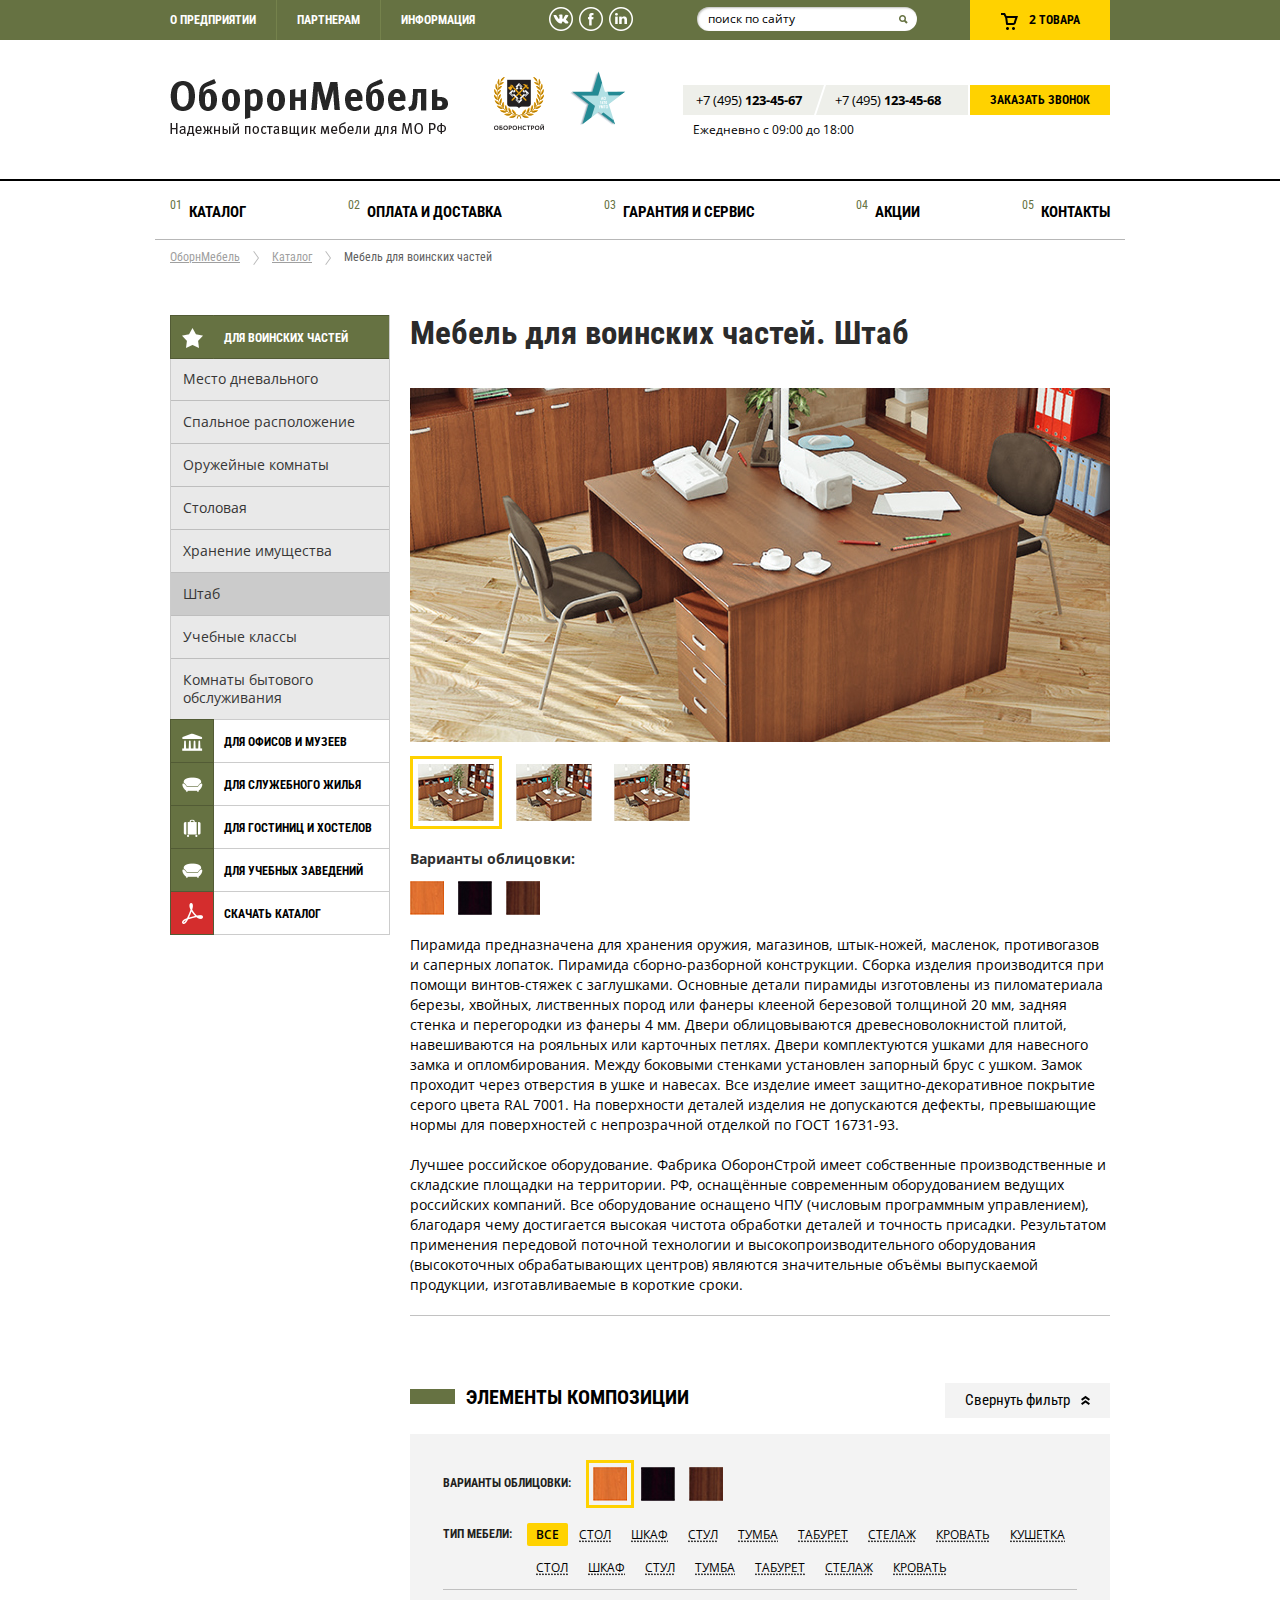
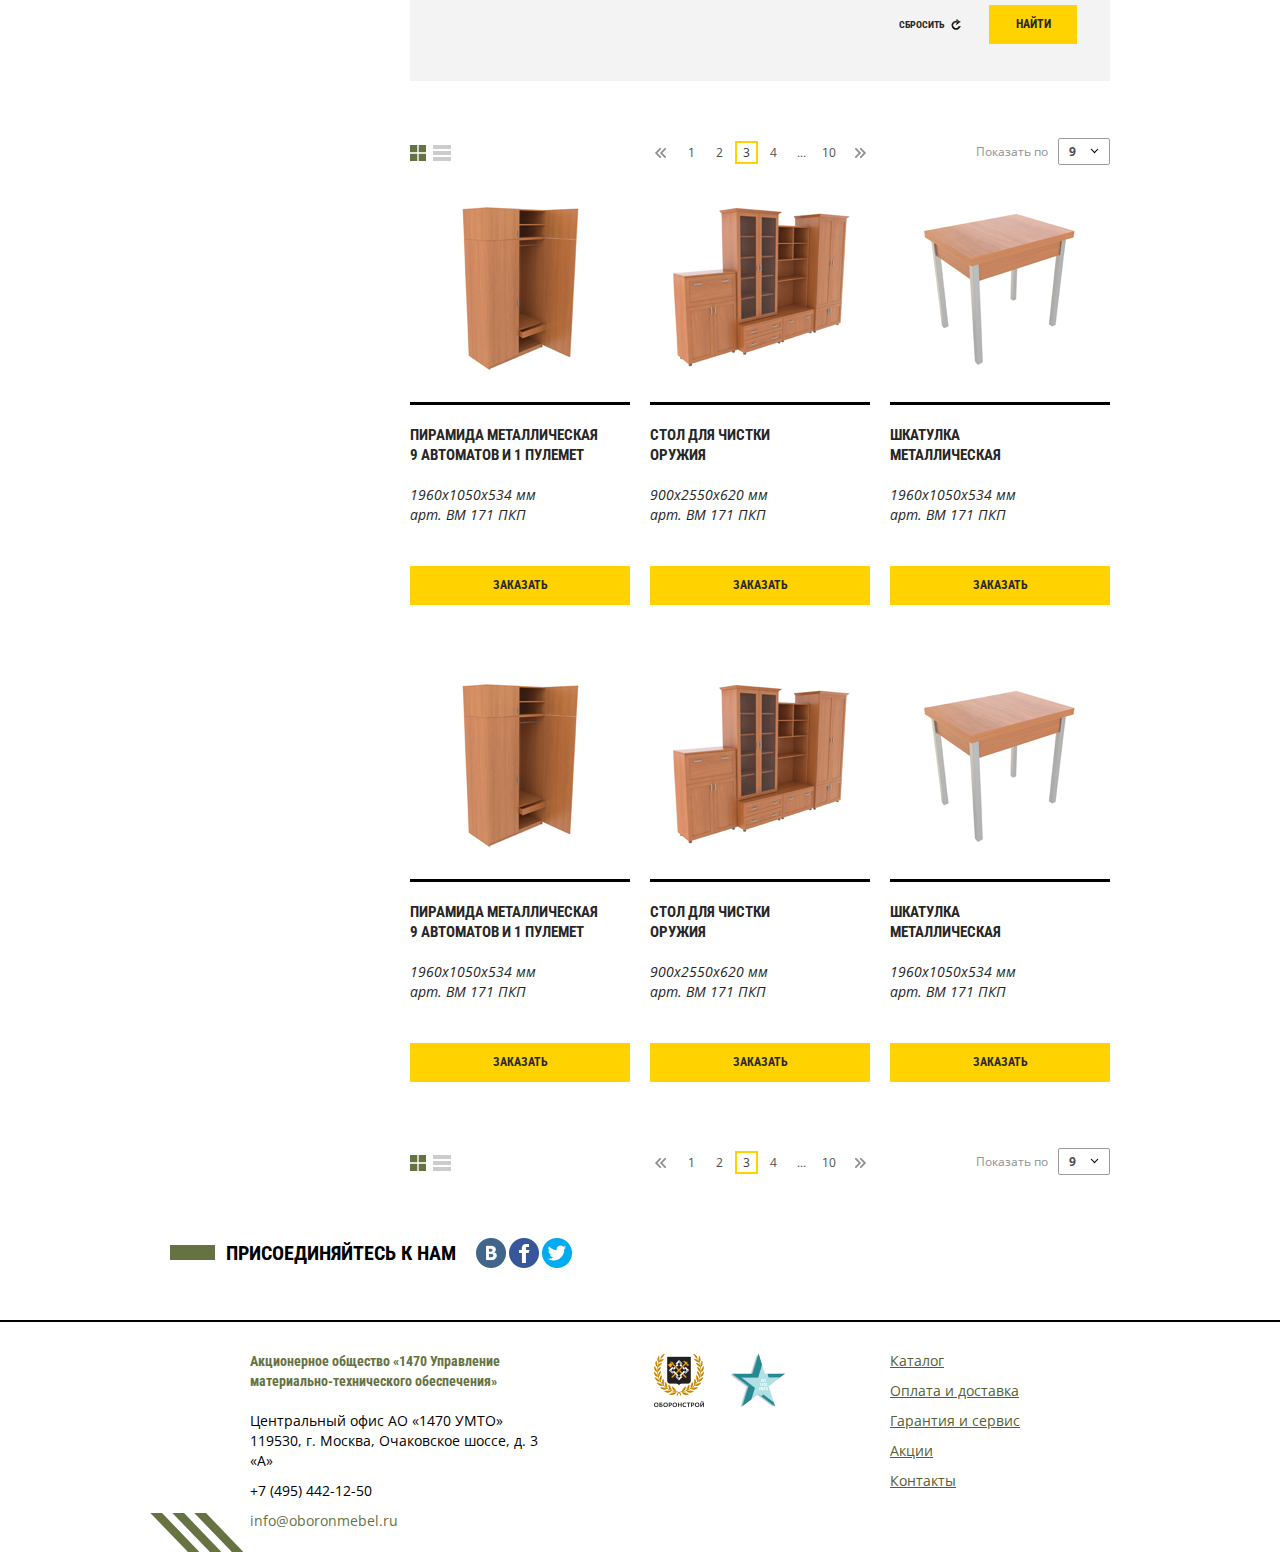
<file: podrazdel.html>
<!DOCTYPE html>
<html>
    <head>
        <meta charset="utf-8" />
        <title>ОборонМебель</title>

        <link rel="stylesheet" href="https://fonts.googleapis.com/css?family=Roboto+Condensed:400,700|Open+Sans:300,300italic,400,400italic,600,600italic,700,700italic&subset=latin,cyrillic" />
        <link rel="stylesheet" href="css/styles.css" />
        <link rel="stylesheet" href="js/fancybox/jquery.fancybox.css">
        <link rel="stylesheet" href="css/print.css" media="print" />

        <script src="js/jquery-2.1.4.min.js"></script>
        <script src="js/jquery.validate.min.js"></script>
        <script src="js/jquery.maskedinput.min.js"></script>
        <script src="js/fancybox/jquery.fancybox.pack.js"></script>
        <script src="js/modernizr.custom.90364.js"></script>
        <script src="js/tools.js"></script>

        <meta name="viewport" content="width=device-width" />
    </head>

    <body>

        <!-- top -->
        <div class="top">
            <div class="top-inner">
                <div class="top-menu">
                    <ul>
                        <li><a href="#">О предприятии</a></li>
                        <li><a href="#">Партнерам</a></li>
                        <li><a href="#">Информация</a></li>
                    </ul>
                </div>

                <div class="top-menu-mobile">
                    <a href="#" class="top-menu-mobile-link">Меню</a>
                    <div class="top-menu-mobile-content">
                        <ul class="top-menu-mobile-nav">
                            <li>
                                <a href="#">Каталог<span></span></a>
                                <ul>
                                    <li><a href="#"><span><img src="images/slider-menu-icon-1.png" alt="" width="23" height="22" /></span>Мебель для воинских частей</a></li>
                                    <li><a href="#"><span><img src="images/slider-menu-icon-2.png" alt="" width="23" height="20" /></span>Мебель для офиса и музеев</a></li>
                                    <li><a href="#"><span><img src="images/slider-menu-icon-3.png" alt="" width="23" height="17" /></span>Мебель для служебного жилья</a></li>
                                    <li><a href="#"><span><img src="images/slider-menu-icon-4.png" alt="" width="21" height="22" /></span>Мебель для гостиниц и хостелов</a></li>
                                    <li><a href="#"><span><img src="images/slider-menu-icon-5.png" alt="" width="21" height="21" /></span>Скачать каталог</a></li>
                                    <li><a href="#">Компьютерные столы</a></li>
                                    <li><a href="#">Тумбы</a></li>
                                    <li><a href="#">Диваны</a></li>
                                    <li><a href="#">Письменные столы</a></li>
                                    <li><a href="#">Трибуны</a></li>
                                    <li><a href="#">Кровати</a></li>
                                    <li><a href="#">Шкафы</a></li>
                                    <li><a href="#">Антресоли</a></li>
                                    <li><a href="#">Кресла</a></li>
                                    <li><a href="#">Стулья</a></li>
                                    <li><a href="#">Полки</a></li>
                                    <li><a href="#">Стилажи</a></li>
                                    <li><a href="#">Табуреты</a></li>
                                    <li><a href="#">Витрины</a></li>
                                    <li><a href="#">Комоды</a></li>
                                </ul>
                            </li>
                            <li><a href="#">Оплата и доставка</a></li>
                            <li><a href="#">Гарантия и сервис</a></li>
                            <li><a href="#">Акции</a></li>
                            <li><a href="#">Контакты</a></li>
                        </ul>
                        <ul class="top-menu-mobile-add">
                            <li><a href="#">О предприятии</a></li>
                            <li><a href="#">Партнерам</a></li>
                            <li><a href="#">Информация</a></li>
                        </ul>
                    </div>
                </div>

                <div class="top-social">
                    <ul>
                        <li><a href="#" class="top-social-vk"></a></li>
                        <li><a href="#" class="top-social-fb"></a></li>
                        <li><a href="#" class="top-social-in"></a></li>
                    </ul>
                </div>

                <div class="top-cart">
                    <img src="images/top-cart-icon.png" alt="" width="17" height="17" />
                    <span>2</span> товара
                    <div class="top-cart-content">
                        <div class="top-cart-item">
                            <div class="top-cart-item-photo"><img src="files/top-cart-photo.jpg" alt="" width="38" height="51" /></div>
                            <div class="top-cart-item-name">
                                <div class="top-cart-item-name-title">Стол для чистки оружия</div>
                                <div class="top-cart-item-name-descr">ДСП, две дверцы</div>
                            </div>
                            <div class="top-cart-item-count">15 шт.</div>
                        </div>
                        <div class="top-cart-item">
                            <div class="top-cart-item-photo"><img src="files/top-cart-photo.jpg" alt="" width="38" height="51" /></div>
                            <div class="top-cart-item-name">
                                <div class="top-cart-item-name-title">Стол для чистки оружия</div>
                                <div class="top-cart-item-name-descr">ДСП, две дверцы</div>
                            </div>
                            <div class="top-cart-item-count">11 шт.</div>
                        </div>
                        <a href="#" class="top-cart-link">оформить заказ</a>
                    </div>
                </div>

                <div class="top-search">
                    <form action="#" method="post">
                        <div class="top-search-input"><input type="text" name="search" value="" placeholder="поиск по сайту" /></div>
                        <div class="top-search-submit"><input type="submit" value="" /></div>
                    </form>
                </div>

                <div class="top-search-mobile">
                    <a href="#" class="top-search-mobile-link"></a>
                    <form action="#" method="post">
                        <div class="top-search-mobile-submit"><input type="submit" value="" /></div>
                        <div class="top-search-mobile-input"><input type="text" name="search" value="" placeholder="Поиск" /></div>
                    </form>
                </div>
            </div>
        </div>
        <!-- top END -->

        <header>
            <div class="logo"><img src="images/logo.png" alt="" width="278" height="57" /></div>
            <div class="logo-2"><img src="images/logo-2.png" alt="" width="50" height="53" /></div>
            <div class="logo-3"><img src="images/logo-3.png" alt="" width="57" height="55" /></div>
            <div class="header-phones">
                <div class="header-phones-inner">
                    <div class="header-phones-content">
                        <div class="header-phones-item">+7 (495) <strong>123-45-67</strong></div>
                        <div class="header-phones-item">+7 (495) <strong>123-45-68</strong></div>
                    </div>
                    <a href="#" class="header-callback">Заказать звонок</a>
                    <div class="header-phones-callback">
                        <form action="windows/success.html" method="post">
                            <div class="header-phones-callback-field">
                                <div class="header-phones-callback-input"><input type="text" name="name" value="" placeholder="Ваше имя" class="required" /></div>
                            </div>
                            <div class="header-phones-callback-field">
                                <div class="header-phones-callback-input"><input type="text" name="phone" value="" placeholder="Телефон" class="required maskPhone" /></div>
                            </div>
                            <div class="form-checkbox"><div><input type="checkbox" name="agreement" class="required" />Я принимаю условия <a href="#">политики конфиденциальности</a></div></div>
                            <div class="header-phones-callback-submit"><input type="submit" value="Отправить" class="btn-order" /></div>
                        </form>
                        <div class="header-phones-callback-error">
                            <div class="header-phones-callback-error-title">произошла ошибка!</div>
                            <div class="header-phones-callback-error-text"></div>
                            <a href="#" class="header-phones-callback-error-close">закрыть</a>
                        </div>
                        <div class="header-phones-callback-success">
                            <div class="header-phones-callback-success-title">мы вам перезвоним</div>
                            <a href="#" class="header-phones-callback-success-close">закрыть</a>
                        </div>
                    </div>
                </div>
                <div class="header-phones-hint">Ежедневно с 09:00 до 18:00</div>
            </div>
        </header>

        <nav>
            <ul>
                <li>
                    <a href="#">Каталог</a>
                    <div class="nav-sub">
                        <ul class="nav-sub-links">
                            <li><a href="#"><span><img src="images/slider-menu-icon-1.png" alt="" width="23" height="22" /></span>мебель для воинских частей</a></li>
                            <li><a href="#"><span><img src="images/slider-menu-icon-2.png" alt="" width="23" height="20" /></span>мебель для офиса и музеев</a></li>
                            <li><a href="#"><span><img src="images/slider-menu-icon-3.png" alt="" width="23" height="17" /></span>мебель для служебного жилья</a></li>
                            <li><a href="#"><span><img src="images/slider-menu-icon-4.png" alt="" width="21" height="22" /></span>мебель для гостиниц и хостелов</a></li>
                            <li><a href="#"><span><img src="images/slider-menu-icon-5.png" alt="" width="21" height="21" /></span>скачать каталог</a></li>
                        </ul>
                        <ul class="nav-sub-sections">
                            <li><a href="#">Антресоль</a></li>
                            <li><a href="#">Вешалка</a></li>
                            <li><a href="#">Витрина</a></li>
                            <li><a href="#">Гардероб</a></li>
                            <li><a href="#">Доска</a></li>
                            <li><a href="#">Зеркало</a></li>
                            <li><a href="#">Комод</a></li>
                        </ul>
                        <ul class="nav-sub-sections">
                            <li><a href="#">Кровать</a></li>
                            <li><a href="#">Кушетка</a></li>
                            <li><a href="#">Место</a></li>
                            <li><a href="#">Набор</a></li>
                            <li><a href="#">Пирамида</a></li>
                            <li><a href="#">Подиум</a></li>
                            <li><a href="#">Подставка</a></li>
                        </ul>
                        <ul class="nav-sub-sections">
                            <li><a href="#">Полка</a></li>
                            <li><a href="#">Секция</a></li>
                            <li><a href="#">Скамья</a></li>
                            <li><a href="#">Стелла</a></li>
                            <li><a href="#">Стеллаж</a></li>
                            <li><a href="#">Стенка</a></li>
                            <li><a href="#">Стол</a></li>
                        </ul>
                        <ul class="nav-sub-sections">
                            <li><a href="#">Столешница</a></li>
                            <li><a href="#">Стул</a></li>
                            <li><a href="#">Табурет</a></li>
                            <li><a href="#">Трибуна</a></li>
                            <li><a href="#">Тумба</a></li>
                            <li><a href="#">Шкатулка</a></li>
                            <li><a href="#">Шкаф</a></li>
                        </ul>
                    </div>
                </li>
                <li><a href="#">Оплата и доставка</a></li>
                <li><a href="#">Гарантия и сервис</a></li>
                <li><a href="#">Акции</a></li>
                <li><a href="#">Контакты</a></li>
            </ul>
        </nav>

        <!-- content -->
        <div class="content">

            <div class="breadcrumbs">
                <a href="#">ОборнМебель</a> <span></span>
                <a href="#">Каталог</a> <span></span>
                Мебель для воинских частей
            </div>

            <!-- catalogue -->
            <div class="catalogue">

                <!-- catalogue side -->
                <div class="catalogue-side">

                    <!-- catalogue menu -->
                    <div class="catalogue-menu">
                        <ul>
                            <li class="active">
                                <a href="#">
                                    <div class="catalogue-menu-icon"><img src="images/catalogue-menu-icon-1.png" alt="" width="21" height="20" /></div>
                                    <div class="catalogue-menu-title">для воинских частей</div>
                                </a>
                                <ul>
                                    <li><a href="#">Место дневального</a></li>
                                    <li><a href="#">Спальное расположение</a></li>
                                    <li><a href="#">Оружейные комнаты</a></li>
                                    <li><a href="#">Столовая</a></li>
                                    <li><a href="#">Хранение имущества</a></li>
                                    <li class="active"><a href="#">Штаб</a></li>
                                    <li><a href="#">Учебные классы</a></li>
                                    <li><a href="#">Комнаты бытового обслуживания</a></li>
                                </ul>
                            </li>
                            <li>
                                <a href="#">
                                    <div class="catalogue-menu-icon"><img src="images/catalogue-menu-icon-2.png" alt="" width="21" height="18" /></div>
                                    <div class="catalogue-menu-title">для офисов и музеев</div>
                                </a>
                            </li>
                            <li>
                                <a href="#">
                                    <div class="catalogue-menu-icon"><img src="images/catalogue-menu-icon-3.png" alt="" width="21" height="16" /></div>
                                    <div class="catalogue-menu-title">для служебного жилья</div>
                                </a>
                            </li>
                            <li>
                                <a href="#">
                                    <div class="catalogue-menu-icon"><img src="images/catalogue-menu-icon-4.png" alt="" width="18" height="18" /></div>
                                    <div class="catalogue-menu-title">для гостиниц и хостелов</div>
                                </a>
                            </li>
                            <li>
                                <a href="#">
                                    <div class="catalogue-menu-icon"><img src="images/catalogue-menu-icon-5.png" alt="" width="21" height="16" /></div>
                                    <div class="catalogue-menu-title">для учебных заведений</div>
                                </a>
                            </li>
                            <li class="download">
                                <a href="#">
                                    <div class="catalogue-menu-icon"><img src="images/slider-menu-icon-5.png" alt="" width="21" height="21" /></div>
                                    <div class="catalogue-menu-title">скачать каталог</div>
                                </a>
                            </li>
                        </ul>
                    </div>
                    <!-- catalogue menu END -->

                </div>
                <!-- catalogue side END -->

                <!-- catalogue container -->
                <div class="catalogue-container">
                    <div class="catalogue-content">

                        <h1>Мебель для воинских частей. Штаб</h1>

                        <!-- detail -->
                        <div class="detail">

                            <!-- detail photos -->
                            <div class="detail-photos detail-photos-wide">
                                <div class="detail-photo-big"><img src="files/detail-photo-big-wide.jpg" alt="" /></div>
                                <div class="detail-photo-preview">
                                    <ul>
                                        <li class="active"><a href="files/detail-photo-big-wide.jpg"><img src="files/detail-photo-preview.jpg" alt="" width="76" height="57" /></a></li>
                                        <li><a href="files/detail-photo-big-wide.jpg"><img src="files/detail-photo-preview.jpg" alt="" width="76" height="57" /></a></li>
                                        <li><a href="files/detail-photo-big-wide.jpg"><img src="files/detail-photo-preview.jpg" alt="" width="76" height="57" /></a></li>
                                    </ul>
                                </div>
                            </div>
                            <!-- detail photos END -->

                        </div>
                        <!-- detail END -->

                        <h4>Варианты облицовки:</h4>
                        <div class="variants-list">
                            <div class="variants-item"><img src="files/detail-color-1.jpg" alt="" width="34" height="34" /></div>
                            <div class="variants-item"><img src="files/detail-color-2.jpg" alt="" width="34" height="34" /></div>
                            <div class="variants-item"><img src="files/detail-color-3.jpg" alt="" width="34" height="34" /></div>
                        </div>

                        <p>Пирамида предназначена для хранения оружия, магазинов, штык-ножей, масленок, противогазов и саперных лопаток. Пирамида сборно-разборной конструкции. Сборка изделия производится при помощи винтов-стяжек с заглушками. Основные детали пирамиды изготовлены из пиломатериала березы, хвойных, лиственных пород или фанеры клееной березовой толщиной 20 мм, задняя стенка и перегородки из фанеры 4 мм. Двери облицовываются древесноволокнистой плитой, навешиваются на рояльных или карточных петлях. Двери комплектуются ушками для навесного замка и опломбирования. Между боковыми стенками установлен запорный брус с ушком. Замок проходит через отверстия в ушке и навесах. Все изделие имеет защитно-декоративное покрытие серого цвета RAL 7001. На поверхности деталей изделия не допускаются дефекты, превышающие нормы для поверхностей с непрозрачной отделкой по ГОСТ 16731-93.</p>
                        <p>Лучшее российское оборудование. Фабрика ОборонСтрой имеет собственные производственные и складские площадки на территории. РФ, оснащённые современным оборудованием ведущих российских компаний. Все оборудование оснащено ЧПУ (числовым программным управлением), благодаря чему достигается высокая чистота обработки деталей и точность присадки. Результатом применения передовой поточной технологии и высокопроизводительного оборудования (высокоточных обрабатывающих центров) являются значительные объёмы выпускаемой продукции, изготавливаемые в короткие сроки.</p>
                        <hr />
                        <p>
                            <span id="ya_share_counter2"></span>
                            <script src="//yandex.st/share/share.js"></script>
                            <script>
                                var yaShareCounter = new Ya.share({
                                    'element': 'ya_share_counter2',
                                    'theme': 'counter',
                                    'elementStyle': {'quickServices': ['vkontakte', 'facebook', 'twitter'], 'type': 'small'}
                                 });
                            </script>
                        </p>

                        <!-- set -->
                        <div class="set">
                            <div class="best-title"><span>элементы композиции</span> <a href="#" rel="Развернуть фильтр" class="filter-ctrl active">Cвернуть фильтр</a></div>

                            <!-- filter preview -->
                            <div class="filter-preview active">
                            </div>
                            <!-- filter preview END -->

                            <!-- filter -->
                            <div class="filter active">
                                <form action="#" method="post">
                                    <div class="filter-row">
                                        <div class="filter-label">Варианты облицовки:</div>
                                        <div class="filter-field">
                                            <div class="detail-color-list">
                                                <div class="detail-color-item" title="ольха"><input type="radio" name="color" value="1" checked="checked" /><img src="files/detail-color-1.jpg" alt="" width="34" height="34" /></div>
                                                <div class="detail-color-item" title="вишня"><input type="radio" name="color" value="2" /><img src="files/detail-color-2.jpg" alt="" width="34" height="34" /></div>
                                                <div class="detail-color-item" title="орех"><input type="radio" name="color" value="3" /><img src="files/detail-color-3.jpg" alt="" width="34" height="34" /></div>
                                            </div>
                                        </div>
                                    </div>
                                    <div class="filter-row filter-row-top">
                                        <div class="filter-label">Тип мебели:</div>
                                        <div class="filter-field">
                                            <div class="filter-type-list">
                                                <div class="filter-type-item"><input type="checkbox" name="typeAll" checked="checked" /><span><strong>ВСЕ</strong></span></div>
                                                <div class="filter-type-item"><input type="checkbox" name="type1" /><span>Стол</span></div>
                                                <div class="filter-type-item"><input type="checkbox" name="type2" /><span>шкаф</span></div>
                                                <div class="filter-type-item"><input type="checkbox" name="type3" /><span>стул</span></div>
                                                <div class="filter-type-item"><input type="checkbox" name="type4" /><span>Тумба</span></div>
                                                <div class="filter-type-item"><input type="checkbox" name="type5" /><span>табурет</span></div>
                                                <div class="filter-type-item"><input type="checkbox" name="type6" /><span>стелаж</span></div>
                                                <div class="filter-type-item"><input type="checkbox" name="type7" /><span>кровать</span></div>
                                                <div class="filter-type-item"><input type="checkbox" name="type8" /><span>кушетка</span></div>
                                                <div class="filter-type-item"><input type="checkbox" name="type9" /><span>Стол</span></div>
                                                <div class="filter-type-item"><input type="checkbox" name="type10" /><span>шкаф</span></div>
                                                <div class="filter-type-item"><input type="checkbox" name="type11" /><span>стул</span></div>
                                                <div class="filter-type-item"><input type="checkbox" name="type12" /><span>Тумба</span></div>
                                                <div class="filter-type-item"><input type="checkbox" name="type13" /><span>табурет</span></div>
                                                <div class="filter-type-item"><input type="checkbox" name="type14" /><span>стелаж</span></div>
                                                <div class="filter-type-item"><input type="checkbox" name="type15" /><span>кровать</span></div>
                                            </div>
                                        </div>
                                    </div>
                                    <div class="filter-form-ctrl">
                                        <div class="filter-submit"><input type="submit" class="btn-order" value="Найти" /></div>
                                        <div class="filter-reset"><input type="reset" value="Cбросить" /></div>
                                    </div>
                                </form>
                            </div>
                            <!-- filter END -->

                            <!-- catalogue ctrl -->
                            <div class="catalogue-ctrl">
                                <div class="catalogue-ctrl-view">
                                    <a href="#" class="catalogue-ctrl-view-cards active"></a>
                                    <a href="#" class="catalogue-ctrl-view-list"></a>
                                </div>
                                <div class="catalogue-ctrl-count">
                                    Показать по
                                    <div class="catalogue-ctrl-count-select">
                                        <a href="#" class="catalogue-ctrl-count-select-value">9</a>
                                        <ul>
                                            <li><a href="#">20</a></li>
                                            <li><a href="#">50</a></li>
                                        </ul>
                                    </div>
                                </div>
                                <div class="pager">
                                    <a href="#" class="pager-prev"></a>
                                    <a href="#">1</a>
                                    <a href="#">2</a>
                                    <a href="#" class="active">3</a>
                                    <a href="#">4</a>
                                    <span>...</span>
                                    <a href="#">10</a>
                                    <a href="#" class="pager-next"></a>
                                </div>
                            </div>
                            <!-- catalogue ctrl END -->

                            <div class="best-list">
                                <div class="best-item">
                                    <div class="best-item-img"><img src="files/best-2.jpg" alt="" width="120" height="163" /></div>
                                    <div class="best-item-title">ПИРАМИДА МЕТАЛЛИЧЕСКАЯ<br />9 АВТОМАТОВ И 1 ПУЛЕМЕТ</div>
                                    <div class="best-item-text">1960х1050х534 мм<br />арт. ВМ 171 ПКП</div>
                                    <div class="best-item-link"><div class="btn-order">ЗАказать</div></div>
                                    <div class="best-item-detail">
                                        <div class="best-item-detail-photos">
                                            <div class="best-item-detail-photo-big"><a href="#"><img src="files/best-item-detail-big-1.jpg" alt="" /></a></div>
                                            <div class="best-item-detail-photo-preview">
                                                <a href="files/best-item-detail-big-1.jpg"><img src="files/best-item-detail-preview.jpg" alt="" width="58" height="48" /></a>
                                                <a href="files/best-item-detail-big-2.jpg"><img src="files/best-item-detail-preview.jpg" alt="" width="58" height="48" /></a>
                                                <a href="files/best-item-detail-big-3.jpg"><img src="files/best-item-detail-preview.jpg" alt="" width="58" height="48" /></a>
                                            </div>
                                        </div>
                                        <div class="best-item-detail-title"><a href="#">Шкаф для личных вещей ШЛ70</a></div>
                                        <div class="best-item-detail-text">
                                            <dl>
                                                <dt>Артикул:</dt>
                                                <dd>5М 123БК</dd>

                                                <dt>Размер:</dt>
                                                <dd>1960х1400х360 мм</dd>

                                                <dt>Цвет:</dt>
                                                <dd>Ольха</dd>
                                            </dl>
                                        </div>
                                        <form action="windows/basket.html" method="post" class="best-item-detail-ctrl">
                                            <div class="detail-count">
                                                <a href="#" class="detail-count-dec"></a>
                                                <input type="text" name="count" value="156" />
                                                <a href="#" class="detail-count-inc"></a>
                                            </div>
                                            <div class="best-item-detail-buy"><input type="submit" class="btn-order" value="заказать" /></div>
                                        </form>
                                    </div>
                                </div>
                                <div class="best-item">
                                    <div class="best-item-img"><img src="files/best-3.jpg" alt="" width="179" height="162" /></div>
                                    <div class="best-item-title">СТОЛ ДЛЯ ЧИСТКИ<br />ОРУЖИЯ</div>
                                    <div class="best-item-text">900х2550х620 мм<br />арт. ВМ 171 ПКП</div>
                                    <div class="best-item-link"><div class="btn-order">ЗАказать</div></div>
                                    <div class="best-item-detail">
                                        <div class="best-item-detail-photos">
                                            <div class="best-item-detail-photo-big"><a href="#"><img src="files/best-item-detail-big-1.jpg" alt="" /></a></div>
                                            <div class="best-item-detail-photo-preview">
                                                <a href="files/best-item-detail-big-1.jpg"><img src="files/best-item-detail-preview.jpg" alt="" width="58" height="48" /></a>
                                                <a href="files/best-item-detail-big-2.jpg"><img src="files/best-item-detail-preview.jpg" alt="" width="58" height="48" /></a>
                                                <a href="files/best-item-detail-big-3.jpg"><img src="files/best-item-detail-preview.jpg" alt="" width="58" height="48" /></a>
                                            </div>
                                        </div>
                                        <div class="best-item-detail-title"><a href="#">Шкаф для личных вещей ШЛ70</a></div>
                                        <div class="best-item-detail-text">
                                            <dl>
                                                <dt>Артикул:</dt>
                                                <dd>5М 123БК</dd>

                                                <dt>Размер:</dt>
                                                <dd>1960х1400х360 мм</dd>

                                                <dt>Цвет:</dt>
                                                <dd>Ольха</dd>
                                            </dl>
                                        </div>
                                        <form action="windows/basket.html" method="post" class="best-item-detail-ctrl">
                                            <div class="detail-count">
                                                <a href="#" class="detail-count-dec"></a>
                                                <input type="text" name="count" value="156" />
                                                <a href="#" class="detail-count-inc"></a>
                                            </div>
                                            <div class="best-item-detail-buy"><input type="submit" class="btn-order" value="заказать" /></div>
                                        </form>
                                    </div>
                                </div>
                                <div class="best-item">
                                    <div class="best-item-img"><img src="files/best-4.jpg" alt="" width="152" height="155" /></div>
                                    <div class="best-item-title">ШКАТУЛКА<br />МЕТАЛЛИЧЕСКАЯ</div>
                                    <div class="best-item-text">1960х1050х534 мм<br />арт. ВМ 171 ПКП</div>
                                    <div class="best-item-link"><div class="btn-order">ЗАказать</div></div>
                                    <div class="best-item-detail">
                                        <div class="best-item-detail-photos">
                                            <div class="best-item-detail-photo-big"><a href="#"><img src="files/best-item-detail-big-1.jpg" alt="" /></a></div>
                                            <div class="best-item-detail-photo-preview">
                                                <a href="files/best-item-detail-big-1.jpg"><img src="files/best-item-detail-preview.jpg" alt="" width="58" height="48" /></a>
                                                <a href="files/best-item-detail-big-2.jpg"><img src="files/best-item-detail-preview.jpg" alt="" width="58" height="48" /></a>
                                                <a href="files/best-item-detail-big-3.jpg"><img src="files/best-item-detail-preview.jpg" alt="" width="58" height="48" /></a>
                                            </div>
                                        </div>
                                        <div class="best-item-detail-title"><a href="#">Шкаф для личных вещей ШЛ70</a></div>
                                        <div class="best-item-detail-text">
                                            <dl>
                                                <dt>Артикул:</dt>
                                                <dd>5М 123БК</dd>

                                                <dt>Размер:</dt>
                                                <dd>1960х1400х360 мм</dd>

                                                <dt>Цвет:</dt>
                                                <dd>Ольха</dd>
                                            </dl>
                                        </div>
                                        <form action="windows/basket.html" method="post" class="best-item-detail-ctrl">
                                            <div class="detail-count">
                                                <a href="#" class="detail-count-dec"></a>
                                                <input type="text" name="count" value="156" />
                                                <a href="#" class="detail-count-inc"></a>
                                            </div>
                                            <div class="best-item-detail-buy"><input type="submit" class="btn-order" value="заказать" /></div>
                                        </form>
                                    </div>
                                </div>
                                <div class="best-item">
                                    <div class="best-item-img"><img src="files/best-2.jpg" alt="" width="120" height="163" /></div>
                                    <div class="best-item-title">ПИРАМИДА МЕТАЛЛИЧЕСКАЯ<br />9 АВТОМАТОВ И 1 ПУЛЕМЕТ</div>
                                    <div class="best-item-text">1960х1050х534 мм<br />арт. ВМ 171 ПКП</div>
                                    <div class="best-item-link"><div class="btn-order">ЗАказать</div></div>
                                    <div class="best-item-detail">
                                        <div class="best-item-detail-photos">
                                            <div class="best-item-detail-photo-big"><a href="#"><img src="files/best-item-detail-big-1.jpg" alt="" /></a></div>
                                            <div class="best-item-detail-photo-preview">
                                                <a href="files/best-item-detail-big-1.jpg"><img src="files/best-item-detail-preview.jpg" alt="" width="58" height="48" /></a>
                                                <a href="files/best-item-detail-big-2.jpg"><img src="files/best-item-detail-preview.jpg" alt="" width="58" height="48" /></a>
                                                <a href="files/best-item-detail-big-3.jpg"><img src="files/best-item-detail-preview.jpg" alt="" width="58" height="48" /></a>
                                            </div>
                                        </div>
                                        <div class="best-item-detail-title"><a href="#">Шкаф для личных вещей ШЛ70</a></div>
                                        <div class="best-item-detail-text">
                                            <dl>
                                                <dt>Артикул:</dt>
                                                <dd>5М 123БК</dd>

                                                <dt>Размер:</dt>
                                                <dd>1960х1400х360 мм</dd>

                                                <dt>Цвет:</dt>
                                                <dd>Ольха</dd>
                                            </dl>
                                        </div>
                                        <form action="windows/basket.html" method="post" class="best-item-detail-ctrl">
                                            <div class="detail-count">
                                                <a href="#" class="detail-count-dec"></a>
                                                <input type="text" name="count" value="156" />
                                                <a href="#" class="detail-count-inc"></a>
                                            </div>
                                            <div class="best-item-detail-buy"><input type="submit" class="btn-order" value="заказать" /></div>
                                        </form>
                                    </div>
                                </div>
                                <div class="best-item">
                                    <div class="best-item-img"><img src="files/best-3.jpg" alt="" width="179" height="162" /></div>
                                    <div class="best-item-title">СТОЛ ДЛЯ ЧИСТКИ<br />ОРУЖИЯ</div>
                                    <div class="best-item-text">900х2550х620 мм<br />арт. ВМ 171 ПКП</div>
                                    <div class="best-item-link"><div class="btn-order">ЗАказать</div></div>
                                    <div class="best-item-detail">
                                        <div class="best-item-detail-photos">
                                            <div class="best-item-detail-photo-big"><a href="#"><img src="files/best-item-detail-big-1.jpg" alt="" /></a></div>
                                            <div class="best-item-detail-photo-preview">
                                                <a href="files/best-item-detail-big-1.jpg"><img src="files/best-item-detail-preview.jpg" alt="" width="58" height="48" /></a>
                                                <a href="files/best-item-detail-big-2.jpg"><img src="files/best-item-detail-preview.jpg" alt="" width="58" height="48" /></a>
                                                <a href="files/best-item-detail-big-3.jpg"><img src="files/best-item-detail-preview.jpg" alt="" width="58" height="48" /></a>
                                            </div>
                                        </div>
                                        <div class="best-item-detail-title"><a href="#">Шкаф для личных вещей ШЛ70</a></div>
                                        <div class="best-item-detail-text">
                                            <dl>
                                                <dt>Артикул:</dt>
                                                <dd>5М 123БК</dd>

                                                <dt>Размер:</dt>
                                                <dd>1960х1400х360 мм</dd>

                                                <dt>Цвет:</dt>
                                                <dd>Ольха</dd>
                                            </dl>
                                        </div>
                                        <form action="windows/basket.html" method="post" class="best-item-detail-ctrl">
                                            <div class="detail-count">
                                                <a href="#" class="detail-count-dec"></a>
                                                <input type="text" name="count" value="156" />
                                                <a href="#" class="detail-count-inc"></a>
                                            </div>
                                            <div class="best-item-detail-buy"><input type="submit" class="btn-order" value="заказать" /></div>
                                        </form>
                                    </div>
                                </div>
                                <div class="best-item">
                                    <div class="best-item-img"><img src="files/best-4.jpg" alt="" width="152" height="155" /></div>
                                    <div class="best-item-title">ШКАТУЛКА<br />МЕТАЛЛИЧЕСКАЯ</div>
                                    <div class="best-item-text">1960х1050х534 мм<br />арт. ВМ 171 ПКП</div>
                                    <div class="best-item-link"><div class="btn-order">ЗАказать</div></div>
                                    <div class="best-item-detail">
                                        <div class="best-item-detail-photos">
                                            <div class="best-item-detail-photo-big"><a href="#"><img src="files/best-item-detail-big-1.jpg" alt="" /></a></div>
                                            <div class="best-item-detail-photo-preview">
                                                <a href="files/best-item-detail-big-1.jpg"><img src="files/best-item-detail-preview.jpg" alt="" width="58" height="48" /></a>
                                                <a href="files/best-item-detail-big-2.jpg"><img src="files/best-item-detail-preview.jpg" alt="" width="58" height="48" /></a>
                                                <a href="files/best-item-detail-big-3.jpg"><img src="files/best-item-detail-preview.jpg" alt="" width="58" height="48" /></a>
                                            </div>
                                        </div>
                                        <div class="best-item-detail-title"><a href="#">Шкаф для личных вещей ШЛ70</a></div>
                                        <div class="best-item-detail-text">
                                            <dl>
                                                <dt>Артикул:</dt>
                                                <dd>5М 123БК</dd>

                                                <dt>Размер:</dt>
                                                <dd>1960х1400х360 мм</dd>

                                                <dt>Цвет:</dt>
                                                <dd>Ольха</dd>
                                            </dl>
                                        </div>
                                        <form action="windows/basket.html" method="post" class="best-item-detail-ctrl">
                                            <div class="detail-count">
                                                <a href="#" class="detail-count-dec"></a>
                                                <input type="text" name="count" value="156" />
                                                <a href="#" class="detail-count-inc"></a>
                                            </div>
                                            <div class="best-item-detail-buy"><input type="submit" class="btn-order" value="заказать" /></div>
                                        </form>
                                    </div>
                                </div>
                            </div>

                            <!-- catalogue ctrl -->
                            <div class="catalogue-ctrl">
                                <div class="catalogue-ctrl-view">
                                    <a href="#" class="catalogue-ctrl-view-cards active"></a>
                                    <a href="#" class="catalogue-ctrl-view-list"></a>
                                </div>
                                <div class="catalogue-ctrl-count">
                                    Показать по
                                    <div class="catalogue-ctrl-count-select">
                                        <a href="#" class="catalogue-ctrl-count-select-value">9</a>
                                        <ul>
                                            <li><a href="#">20</a></li>
                                            <li><a href="#">50</a></li>
                                        </ul>
                                    </div>
                                </div>
                                <div class="pager">
                                    <a href="#" class="pager-prev"></a>
                                    <a href="#">1</a>
                                    <a href="#">2</a>
                                    <a href="#" class="active">3</a>
                                    <a href="#">4</a>
                                    <span>...</span>
                                    <a href="#">10</a>
                                    <a href="#" class="pager-next"></a>
                                </div>
                            </div>
                            <!-- catalogue ctrl END -->

                        </div>
                        <!-- set END -->

                    </div>
                </div>
                <!-- catalogue container END -->

            </div>
            <!-- catalogue END -->

        </div>
        <!-- content END -->

        <!-- social -->
        <div class="social">
            <div class="social-title">Присоединяйтесь<span> к нам</span></div>
            <a href="#" class="social-vk"></a>
            <a href="#" class="social-fb"></a>
            <a href="#" class="social-tw"></a>
            <div class="social-likes">
                <script src="//yandex.st/share/share.js"></script>
                <span id="ya_share_counter"></span>
                <script>
                    var yaShareCounter = new Ya.share({
                        'element': 'ya_share_counter',
                        'elementStyle': {'quickServices':  ['vkontakte', 'facebook', 'twitter'], 'type': 'small'},
                        'theme': 'counter'
                     });
                </script>
            </div>
        </div>
        <!-- social END -->

        <footer>
            <div class="footer-menu">
                <ul>
                    <li><a href="#">Каталог</a></li>
                    <li><a href="#">Оплата и доставка</a></li>
                    <li><a href="#">Гарантия и сервис</a></li>
                    <li><a href="#">Акции</a></li>
                    <li><a href="#">Контакты</a></li>
                </ul>
            </div>

            <div class="footer-contacts">
                <div class="footer-contacts-title">Акционерное общество «1470 Управление материально-технического обеспечения»</div>
                <div class="footer-contacts-office">Центральный офис АО «1470 УМТО»</div>
                <div class="footer-contacts-address">119530, г. Москва, Очаковское шоссе, д. 3 «А»</div>
                <div class="footer-contacts-phone">+7 (495) 442-12-50</div>
                <div class="footer-contacts-email"><a href="mailto:info@oboronmebel.ru">info@oboronmebel.ru</a></div>
            </div>
            <div class="logo-2"><img src="images/logo-2.png" alt="" width="50" height="53" /></div>
            <div class="logo-3"><img src="images/logo-3.png" alt="" width="57" height="55" /></div>
        </footer>

    </body>
</html>
</file>
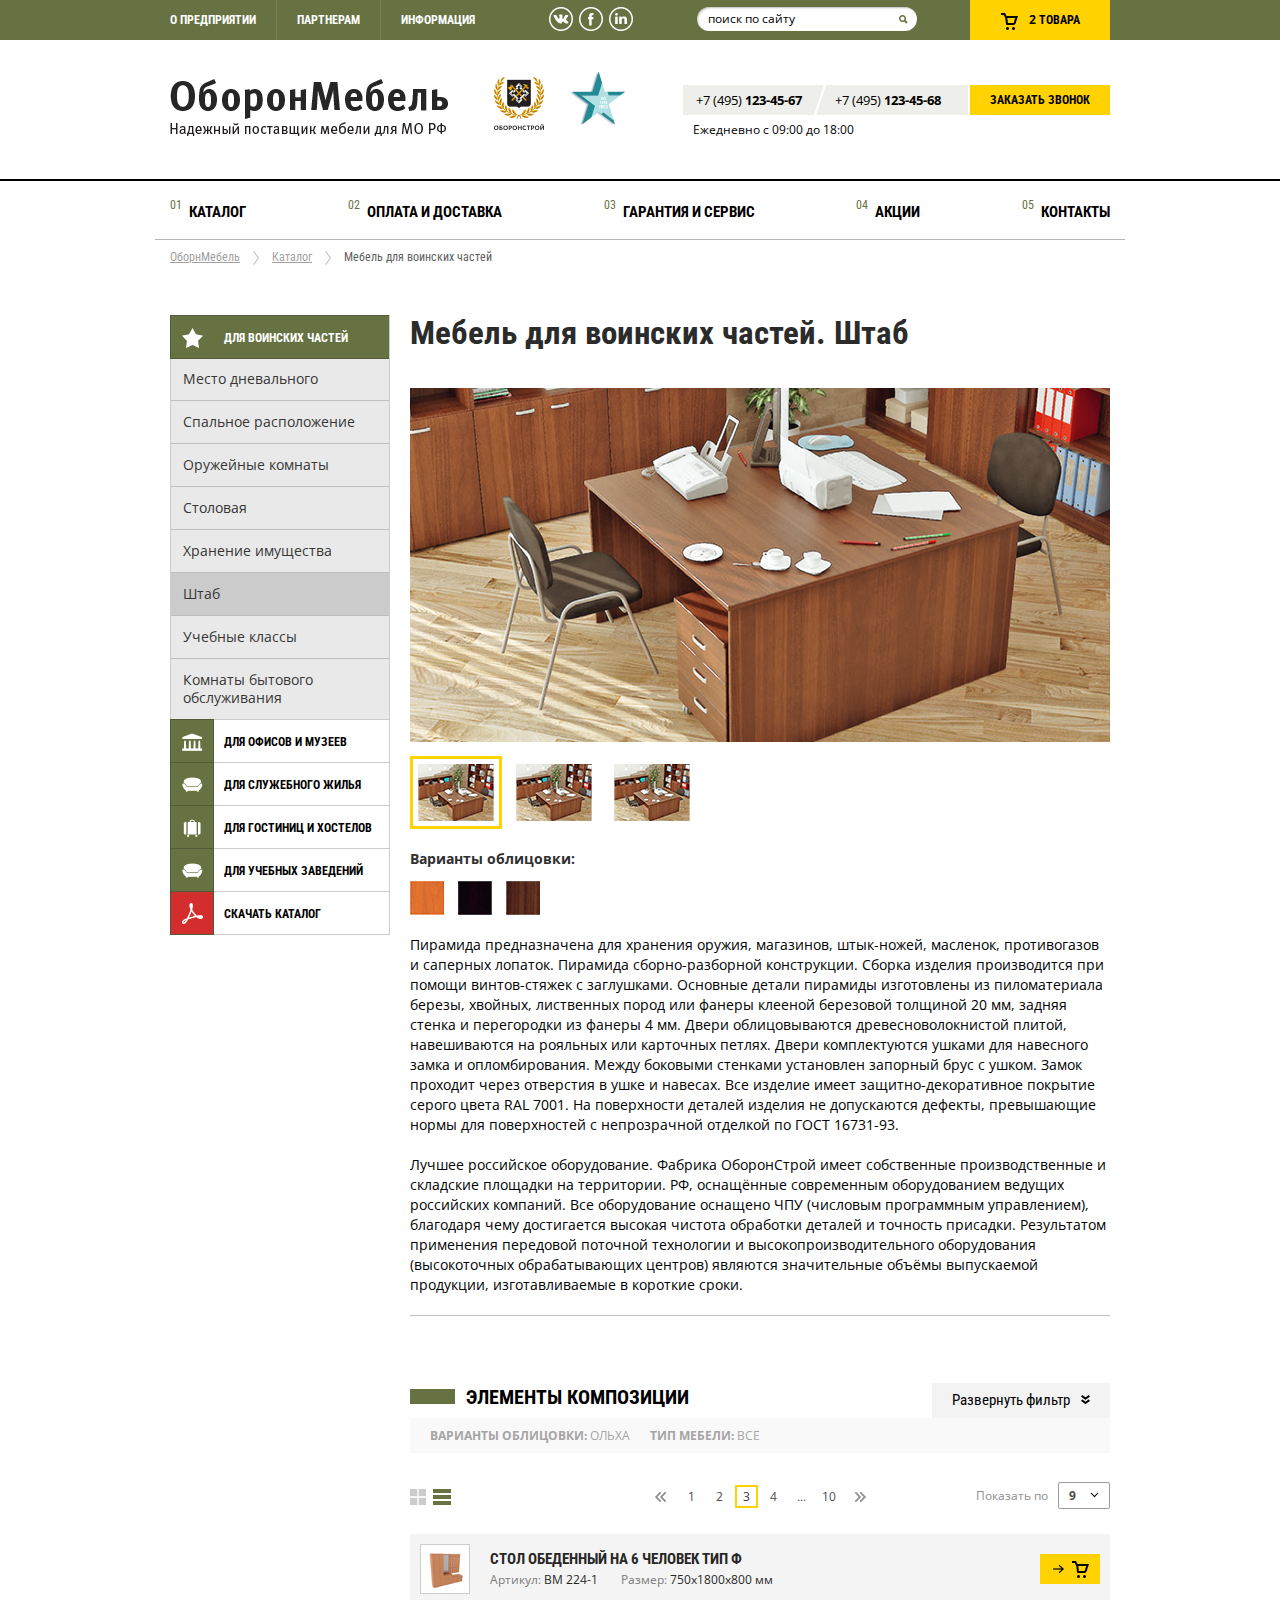
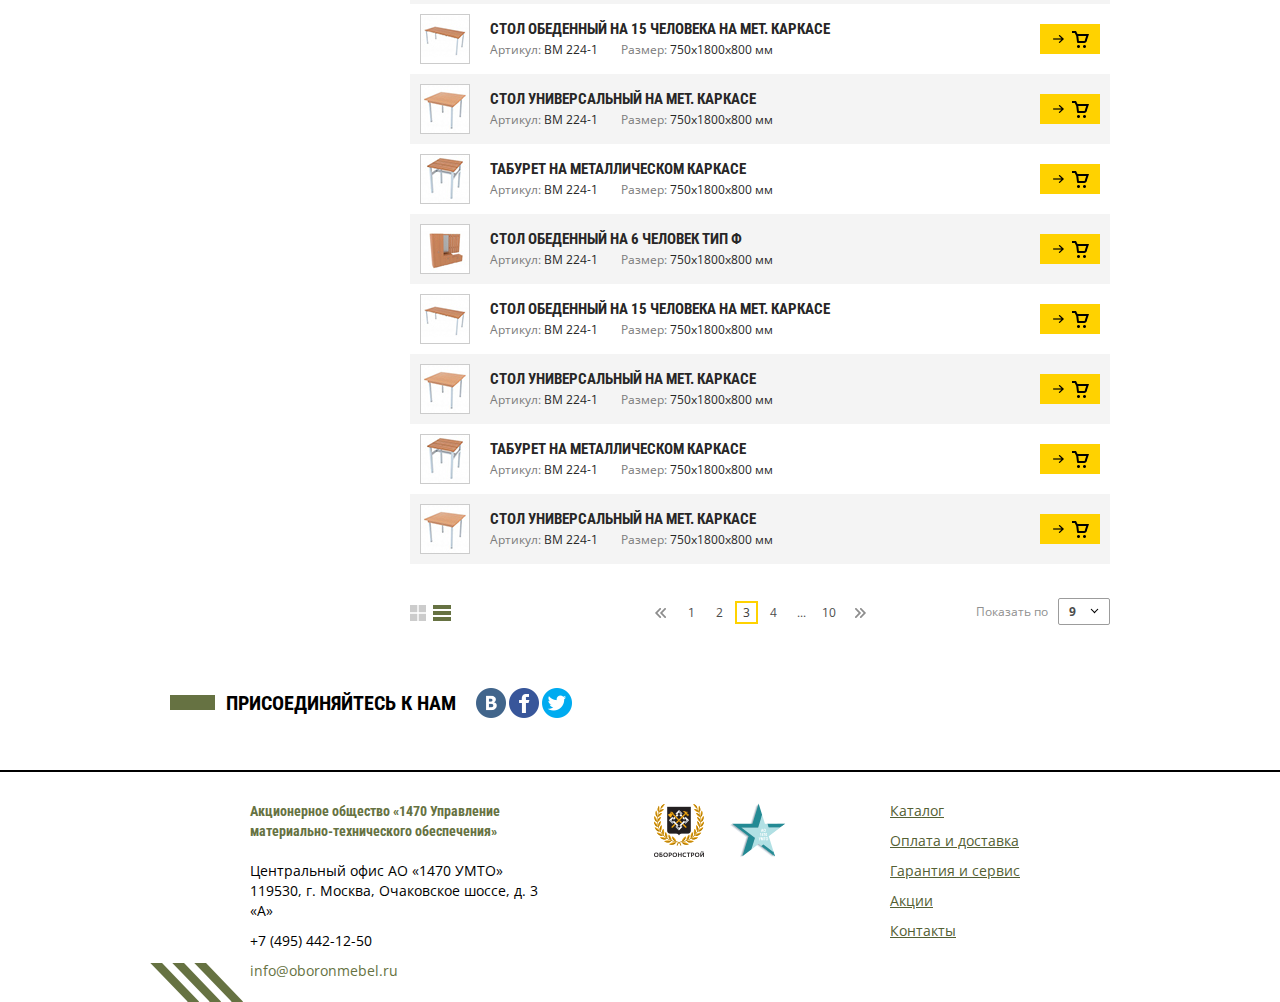
<file: podrazdel_list.html>
<!DOCTYPE html>
<html>
    <head>
        <meta charset="utf-8" />
        <title>ОборонМебель</title>

        <link rel="stylesheet" href="https://fonts.googleapis.com/css?family=Roboto+Condensed:400,700|Open+Sans:300,300italic,400,400italic,600,600italic,700,700italic&subset=latin,cyrillic" />
        <link rel="stylesheet" href="css/styles.css" />
        <link rel="stylesheet" href="js/fancybox/jquery.fancybox.css">
        <link rel="stylesheet" href="css/print.css" media="print" />

        <script src="js/jquery-2.1.4.min.js"></script>
        <script src="js/jquery.validate.min.js"></script>
        <script src="js/jquery.maskedinput.min.js"></script>
        <script src="js/fancybox/jquery.fancybox.pack.js"></script>
        <script src="js/modernizr.custom.90364.js"></script>
        <script src="js/tools.js"></script>

        <meta name="viewport" content="width=device-width" />
    </head>

    <body>

        <!-- top -->
        <div class="top">
            <div class="top-inner">
                <div class="top-menu">
                    <ul>
                        <li><a href="#">О предприятии</a></li>
                        <li><a href="#">Партнерам</a></li>
                        <li><a href="#">Информация</a></li>
                    </ul>
                </div>

                <div class="top-menu-mobile">
                    <a href="#" class="top-menu-mobile-link">Меню</a>
                    <div class="top-menu-mobile-content">
                        <ul class="top-menu-mobile-nav">
                            <li>
                                <a href="#">Каталог<span></span></a>
                                <ul>
                                    <li><a href="#"><span><img src="images/slider-menu-icon-1.png" alt="" width="23" height="22" /></span>Мебель для воинских частей</a></li>
                                    <li><a href="#"><span><img src="images/slider-menu-icon-2.png" alt="" width="23" height="20" /></span>Мебель для офиса и музеев</a></li>
                                    <li><a href="#"><span><img src="images/slider-menu-icon-3.png" alt="" width="23" height="17" /></span>Мебель для служебного жилья</a></li>
                                    <li><a href="#"><span><img src="images/slider-menu-icon-4.png" alt="" width="21" height="22" /></span>Мебель для гостиниц и хостелов</a></li>
                                    <li><a href="#"><span><img src="images/slider-menu-icon-5.png" alt="" width="21" height="21" /></span>Скачать каталог</a></li>
                                    <li><a href="#">Компьютерные столы</a></li>
                                    <li><a href="#">Тумбы</a></li>
                                    <li><a href="#">Диваны</a></li>
                                    <li><a href="#">Письменные столы</a></li>
                                    <li><a href="#">Трибуны</a></li>
                                    <li><a href="#">Кровати</a></li>
                                    <li><a href="#">Шкафы</a></li>
                                    <li><a href="#">Антресоли</a></li>
                                    <li><a href="#">Кресла</a></li>
                                    <li><a href="#">Стулья</a></li>
                                    <li><a href="#">Полки</a></li>
                                    <li><a href="#">Стилажи</a></li>
                                    <li><a href="#">Табуреты</a></li>
                                    <li><a href="#">Витрины</a></li>
                                    <li><a href="#">Комоды</a></li>
                                </ul>
                            </li>
                            <li><a href="#">Оплата и доставка</a></li>
                            <li><a href="#">Гарантия и сервис</a></li>
                            <li><a href="#">Акции</a></li>
                            <li><a href="#">Контакты</a></li>
                        </ul>
                        <ul class="top-menu-mobile-add">
                            <li><a href="#">О предприятии</a></li>
                            <li><a href="#">Партнерам</a></li>
                            <li><a href="#">Информация</a></li>
                        </ul>
                    </div>
                </div>

                <div class="top-social">
                    <ul>
                        <li><a href="#" class="top-social-vk"></a></li>
                        <li><a href="#" class="top-social-fb"></a></li>
                        <li><a href="#" class="top-social-in"></a></li>
                    </ul>
                </div>

                <div class="top-cart">
                    <img src="images/top-cart-icon.png" alt="" width="17" height="17" />
                    <span>2</span> товара
                    <div class="top-cart-content">
                        <div class="top-cart-item">
                            <div class="top-cart-item-photo"><img src="files/top-cart-photo.jpg" alt="" width="38" height="51" /></div>
                            <div class="top-cart-item-name">
                                <div class="top-cart-item-name-title">Стол для чистки оружия</div>
                                <div class="top-cart-item-name-descr">ДСП, две дверцы</div>
                            </div>
                            <div class="top-cart-item-count">15 шт.</div>
                        </div>
                        <div class="top-cart-item">
                            <div class="top-cart-item-photo"><img src="files/top-cart-photo.jpg" alt="" width="38" height="51" /></div>
                            <div class="top-cart-item-name">
                                <div class="top-cart-item-name-title">Стол для чистки оружия</div>
                                <div class="top-cart-item-name-descr">ДСП, две дверцы</div>
                            </div>
                            <div class="top-cart-item-count">11 шт.</div>
                        </div>
                        <a href="#" class="top-cart-link">оформить заказ</a>
                    </div>
                </div>

                <div class="top-search">
                    <form action="#" method="post">
                        <div class="top-search-input"><input type="text" name="search" value="" placeholder="поиск по сайту" /></div>
                        <div class="top-search-submit"><input type="submit" value="" /></div>
                    </form>
                </div>

                <div class="top-search-mobile">
                    <a href="#" class="top-search-mobile-link"></a>
                    <form action="#" method="post">
                        <div class="top-search-mobile-submit"><input type="submit" value="" /></div>
                        <div class="top-search-mobile-input"><input type="text" name="search" value="" placeholder="Поиск" /></div>
                    </form>
                </div>
            </div>
        </div>
        <!-- top END -->

        <header>
            <div class="logo"><img src="images/logo.png" alt="" width="278" height="57" /></div>
            <div class="logo-2"><img src="images/logo-2.png" alt="" width="50" height="53" /></div>
            <div class="logo-3"><img src="images/logo-3.png" alt="" width="57" height="55" /></div>
            <div class="header-phones">
                <div class="header-phones-inner">
                    <div class="header-phones-content">
                        <div class="header-phones-item">+7 (495) <strong>123-45-67</strong></div>
                        <div class="header-phones-item">+7 (495) <strong>123-45-68</strong></div>
                    </div>
                    <a href="#" class="header-callback">Заказать звонок</a>
                    <div class="header-phones-callback">
                        <form action="windows/success.html" method="post">
                            <div class="header-phones-callback-field">
                                <div class="header-phones-callback-input"><input type="text" name="name" value="" placeholder="Ваше имя" class="required" /></div>
                            </div>
                            <div class="header-phones-callback-field">
                                <div class="header-phones-callback-input"><input type="text" name="phone" value="" placeholder="Телефон" class="required maskPhone" /></div>
                            </div>
                            <div class="form-checkbox"><div><input type="checkbox" name="agreement" class="required" />Я принимаю условия <a href="#">политики конфиденциальности</a></div></div>
                            <div class="header-phones-callback-submit"><input type="submit" value="Отправить" class="btn-order" /></div>
                        </form>
                        <div class="header-phones-callback-error">
                            <div class="header-phones-callback-error-title">произошла ошибка!</div>
                            <div class="header-phones-callback-error-text"></div>
                            <a href="#" class="header-phones-callback-error-close">закрыть</a>
                        </div>
                        <div class="header-phones-callback-success">
                            <div class="header-phones-callback-success-title">мы вам перезвоним</div>
                            <a href="#" class="header-phones-callback-success-close">закрыть</a>
                        </div>
                    </div>
                </div>
                <div class="header-phones-hint">Ежедневно с 09:00 до 18:00</div>
            </div>
        </header>

        <nav>
            <ul>
                <li>
                    <a href="#">Каталог</a>
                    <div class="nav-sub">
                        <ul class="nav-sub-links">
                            <li><a href="#"><span><img src="images/slider-menu-icon-1.png" alt="" width="23" height="22" /></span>мебель для воинских частей</a></li>
                            <li><a href="#"><span><img src="images/slider-menu-icon-2.png" alt="" width="23" height="20" /></span>мебель для офиса и музеев</a></li>
                            <li><a href="#"><span><img src="images/slider-menu-icon-3.png" alt="" width="23" height="17" /></span>мебель для служебного жилья</a></li>
                            <li><a href="#"><span><img src="images/slider-menu-icon-4.png" alt="" width="21" height="22" /></span>мебель для гостиниц и хостелов</a></li>
                            <li><a href="#"><span><img src="images/slider-menu-icon-5.png" alt="" width="21" height="21" /></span>скачать каталог</a></li>
                        </ul>
                        <ul class="nav-sub-sections">
                            <li><a href="#">Антресоль</a></li>
                            <li><a href="#">Вешалка</a></li>
                            <li><a href="#">Витрина</a></li>
                            <li><a href="#">Гардероб</a></li>
                            <li><a href="#">Доска</a></li>
                            <li><a href="#">Зеркало</a></li>
                            <li><a href="#">Комод</a></li>
                        </ul>
                        <ul class="nav-sub-sections">
                            <li><a href="#">Кровать</a></li>
                            <li><a href="#">Кушетка</a></li>
                            <li><a href="#">Место</a></li>
                            <li><a href="#">Набор</a></li>
                            <li><a href="#">Пирамида</a></li>
                            <li><a href="#">Подиум</a></li>
                            <li><a href="#">Подставка</a></li>
                        </ul>
                        <ul class="nav-sub-sections">
                            <li><a href="#">Полка</a></li>
                            <li><a href="#">Секция</a></li>
                            <li><a href="#">Скамья</a></li>
                            <li><a href="#">Стелла</a></li>
                            <li><a href="#">Стеллаж</a></li>
                            <li><a href="#">Стенка</a></li>
                            <li><a href="#">Стол</a></li>
                        </ul>
                        <ul class="nav-sub-sections">
                            <li><a href="#">Столешница</a></li>
                            <li><a href="#">Стул</a></li>
                            <li><a href="#">Табурет</a></li>
                            <li><a href="#">Трибуна</a></li>
                            <li><a href="#">Тумба</a></li>
                            <li><a href="#">Шкатулка</a></li>
                            <li><a href="#">Шкаф</a></li>
                        </ul>
                    </div>
                </li>
                <li><a href="#">Оплата и доставка</a></li>
                <li><a href="#">Гарантия и сервис</a></li>
                <li><a href="#">Акции</a></li>
                <li><a href="#">Контакты</a></li>
            </ul>
        </nav>

        <!-- content -->
        <div class="content">

            <div class="breadcrumbs">
                <a href="#">ОборнМебель</a> <span></span>
                <a href="#">Каталог</a> <span></span>
                Мебель для воинских частей
            </div>

            <!-- catalogue -->
            <div class="catalogue">

                <!-- catalogue side -->
                <div class="catalogue-side">

                    <!-- catalogue menu -->
                    <div class="catalogue-menu">
                        <ul>
                            <li class="active">
                                <a href="#">
                                    <div class="catalogue-menu-icon"><img src="images/catalogue-menu-icon-1.png" alt="" width="21" height="20" /></div>
                                    <div class="catalogue-menu-title">для воинских частей</div>
                                </a>
                                <ul>
                                    <li><a href="#">Место дневального</a></li>
                                    <li><a href="#">Спальное расположение</a></li>
                                    <li><a href="#">Оружейные комнаты</a></li>
                                    <li><a href="#">Столовая</a></li>
                                    <li><a href="#">Хранение имущества</a></li>
                                    <li class="active"><a href="#">Штаб</a></li>
                                    <li><a href="#">Учебные классы</a></li>
                                    <li><a href="#">Комнаты бытового обслуживания</a></li>
                                </ul>
                            </li>
                            <li>
                                <a href="#">
                                    <div class="catalogue-menu-icon"><img src="images/catalogue-menu-icon-2.png" alt="" width="21" height="18" /></div>
                                    <div class="catalogue-menu-title">для офисов и музеев</div>
                                </a>
                            </li>
                            <li>
                                <a href="#">
                                    <div class="catalogue-menu-icon"><img src="images/catalogue-menu-icon-3.png" alt="" width="21" height="16" /></div>
                                    <div class="catalogue-menu-title">для служебного жилья</div>
                                </a>
                            </li>
                            <li>
                                <a href="#">
                                    <div class="catalogue-menu-icon"><img src="images/catalogue-menu-icon-4.png" alt="" width="18" height="18" /></div>
                                    <div class="catalogue-menu-title">для гостиниц и хостелов</div>
                                </a>
                            </li>
                            <li>
                                <a href="#">
                                    <div class="catalogue-menu-icon"><img src="images/catalogue-menu-icon-5.png" alt="" width="21" height="16" /></div>
                                    <div class="catalogue-menu-title">для учебных заведений</div>
                                </a>
                            </li>
                            <li class="download">
                                <a href="#">
                                    <div class="catalogue-menu-icon"><img src="images/slider-menu-icon-5.png" alt="" width="21" height="21" /></div>
                                    <div class="catalogue-menu-title">скачать каталог</div>
                                </a>
                            </li>
                        </ul>
                    </div>
                    <!-- catalogue menu END -->

                </div>
                <!-- catalogue side END -->

                <!-- catalogue container -->
                <div class="catalogue-container">
                    <div class="catalogue-content">

                        <h1>Мебель для воинских частей. Штаб</h1>

                        <!-- detail -->
                        <div class="detail">

                            <!-- detail photos -->
                            <div class="detail-photos detail-photos-wide">
                                <div class="detail-photo-big"><img src="files/detail-photo-big-wide.jpg" alt="" /></div>
                                <div class="detail-photo-preview">
                                    <ul>
                                        <li class="active"><a href="files/detail-photo-big-wide.jpg"><img src="files/detail-photo-preview.jpg" alt="" width="76" height="57" /></a></li>
                                        <li><a href="files/detail-photo-big-wide.jpg"><img src="files/detail-photo-preview.jpg" alt="" width="76" height="57" /></a></li>
                                        <li><a href="files/detail-photo-big-wide.jpg"><img src="files/detail-photo-preview.jpg" alt="" width="76" height="57" /></a></li>
                                    </ul>
                                </div>
                            </div>
                            <!-- detail photos END -->

                        </div>
                        <!-- detail END -->

                        <h4>Варианты облицовки:</h4>
                        <div class="variants-list">
                            <div class="variants-item"><img src="files/detail-color-1.jpg" alt="" width="34" height="34" /></div>
                            <div class="variants-item"><img src="files/detail-color-2.jpg" alt="" width="34" height="34" /></div>
                            <div class="variants-item"><img src="files/detail-color-3.jpg" alt="" width="34" height="34" /></div>
                        </div>

                        <p>Пирамида предназначена для хранения оружия, магазинов, штык-ножей, масленок, противогазов и саперных лопаток. Пирамида сборно-разборной конструкции. Сборка изделия производится при помощи винтов-стяжек с заглушками. Основные детали пирамиды изготовлены из пиломатериала березы, хвойных, лиственных пород или фанеры клееной березовой толщиной 20 мм, задняя стенка и перегородки из фанеры 4 мм. Двери облицовываются древесноволокнистой плитой, навешиваются на рояльных или карточных петлях. Двери комплектуются ушками для навесного замка и опломбирования. Между боковыми стенками установлен запорный брус с ушком. Замок проходит через отверстия в ушке и навесах. Все изделие имеет защитно-декоративное покрытие серого цвета RAL 7001. На поверхности деталей изделия не допускаются дефекты, превышающие нормы для поверхностей с непрозрачной отделкой по ГОСТ 16731-93.</p>
                        <p>Лучшее российское оборудование. Фабрика ОборонСтрой имеет собственные производственные и складские площадки на территории. РФ, оснащённые современным оборудованием ведущих российских компаний. Все оборудование оснащено ЧПУ (числовым программным управлением), благодаря чему достигается высокая чистота обработки деталей и точность присадки. Результатом применения передовой поточной технологии и высокопроизводительного оборудования (высокоточных обрабатывающих центров) являются значительные объёмы выпускаемой продукции, изготавливаемые в короткие сроки.</p>
                        <hr />
                        <p>
                            <span id="ya_share_counter2"></span>
                            <script src="//yandex.st/share/share.js"></script>
                            <script>
                                var yaShareCounter = new Ya.share({
                                    'element': 'ya_share_counter2',
                                    'theme': 'counter',
                                    'elementStyle': {'quickServices': ['vkontakte', 'facebook', 'twitter'], 'type': 'small'}
                                 });
                            </script>
                        </p>

                        <!-- set -->
                        <div class="set">
                            <div class="best-title"><span>элементы композиции</span> <a href="#" rel="Cвернуть фильтр" class="filter-ctrl">Развернуть фильтр</a></div>

                            <!-- filter preview -->
                            <div class="filter-preview">
                            </div>
                            <!-- filter preview END -->

                            <!-- filter -->
                            <div class="filter">
                                <form action="#" method="post">
                                    <div class="filter-row">
                                        <div class="filter-label">Варианты облицовки:</div>
                                        <div class="filter-field">
                                            <div class="detail-color-list">
                                                <div class="detail-color-item" title="ольха"><input type="radio" name="color" value="1" checked="checked" /><img src="files/detail-color-1.jpg" alt="" width="34" height="34" /></div>
                                                <div class="detail-color-item" title="вишня"><input type="radio" name="color" value="2" /><img src="files/detail-color-2.jpg" alt="" width="34" height="34" /></div>
                                                <div class="detail-color-item" title="орех"><input type="radio" name="color" value="3" /><img src="files/detail-color-3.jpg" alt="" width="34" height="34" /></div>
                                            </div>
                                        </div>
                                    </div>
                                    <div class="filter-row filter-row-top">
                                        <div class="filter-label">Тип мебели:</div>
                                        <div class="filter-field">
                                            <div class="filter-type-list">
                                                <div class="filter-type-item"><input type="checkbox" name="typeAll" checked="checked" /><span><strong>ВСЕ</strong></span></div>
                                                <div class="filter-type-item"><input type="checkbox" name="type1" /><span>Стол</span></div>
                                                <div class="filter-type-item"><input type="checkbox" name="type2" /><span>шкаф</span></div>
                                                <div class="filter-type-item"><input type="checkbox" name="type3" /><span>стул</span></div>
                                                <div class="filter-type-item"><input type="checkbox" name="type4" /><span>Тумба</span></div>
                                                <div class="filter-type-item"><input type="checkbox" name="type5" /><span>табурет</span></div>
                                                <div class="filter-type-item"><input type="checkbox" name="type6" /><span>стелаж</span></div>
                                                <div class="filter-type-item"><input type="checkbox" name="type7" /><span>кровать</span></div>
                                                <div class="filter-type-item"><input type="checkbox" name="type8" /><span>кушетка</span></div>
                                                <div class="filter-type-item"><input type="checkbox" name="type9" /><span>Стол</span></div>
                                                <div class="filter-type-item"><input type="checkbox" name="type10" /><span>шкаф</span></div>
                                                <div class="filter-type-item"><input type="checkbox" name="type11" /><span>стул</span></div>
                                                <div class="filter-type-item"><input type="checkbox" name="type12" /><span>Тумба</span></div>
                                                <div class="filter-type-item"><input type="checkbox" name="type13" /><span>табурет</span></div>
                                                <div class="filter-type-item"><input type="checkbox" name="type14" /><span>стелаж</span></div>
                                                <div class="filter-type-item"><input type="checkbox" name="type15" /><span>кровать</span></div>
                                            </div>
                                        </div>
                                    </div>
                                    <div class="filter-form-ctrl">
                                        <div class="filter-submit"><input type="submit" class="btn-order" value="Найти" /></div>
                                        <div class="filter-reset"><input type="reset" value="Cбросить" /></div>
                                    </div>
                                </form>
                            </div>
                            <!-- filter END -->

                            <!-- catalogue ctrl -->
                            <div class="catalogue-ctrl">
                                <div class="catalogue-ctrl-view">
                                    <a href="#" class="catalogue-ctrl-view-cards"></a>
                                    <a href="#" class="catalogue-ctrl-view-list active"></a>
                                </div>
                                <div class="catalogue-ctrl-count">
                                    Показать по
                                    <div class="catalogue-ctrl-count-select">
                                        <a href="#" class="catalogue-ctrl-count-select-value">9</a>
                                        <ul>
                                            <li><a href="#">20</a></li>
                                            <li><a href="#">50</a></li>
                                        </ul>
                                    </div>
                                </div>
                                <div class="pager">
                                    <a href="#" class="pager-prev"></a>
                                    <a href="#">1</a>
                                    <a href="#">2</a>
                                    <a href="#" class="active">3</a>
                                    <a href="#">4</a>
                                    <span>...</span>
                                    <a href="#">10</a>
                                    <a href="#" class="pager-next"></a>
                                </div>
                            </div>
                            <!-- catalogue ctrl END -->

                            <!-- list -->
                            <div class="list">

                                <!-- list item-->
                                <div class="list-item">
                                    <div class="list-item-inner">
                                        <div class="list-item-img"><img src="files/list-photo-1.jpg" alt="" width="48" height="48" /></div>
                                        <div class="list-item-text">
                                            <div class="list-item-name">стол обеденный на 6 человек тип Ф</div>
                                            <div class="list-item-descr">
                                                <dl>
                                                    <dt>Артикул:</dt>
                                                    <dd>ВМ 224-1</dd>
                                                    <dt>Размер:</dt>
                                                    <dd>750х1800х800 мм</dd>
                                                </dl>
                                            </div>
                                        </div>
                                        <div class="list-item-buy"><div></div></div>
                                    </div>
                                    <div class="list-item-detail">
                                        <div class="best-item-detail-photos">
                                            <div class="best-item-detail-photo-big"><a href="#"><img src="files/best-item-detail-big-1.jpg" alt="" /></a></div>
                                            <div class="best-item-detail-photo-preview">
                                                <a href="files/best-item-detail-big-1.jpg"><img src="files/best-item-detail-preview.jpg" alt="" width="58" height="48" /></a>
                                                <a href="files/best-item-detail-big-2.jpg"><img src="files/best-item-detail-preview.jpg" alt="" width="58" height="48" /></a>
                                                <a href="files/best-item-detail-big-3.jpg"><img src="files/best-item-detail-preview.jpg" alt="" width="58" height="48" /></a>
                                            </div>
                                        </div>
                                        <div class="best-item-detail-title"><a href="#">Шкаф для личных вещей ШЛ70</a></div>
                                        <div class="best-item-detail-text">
                                            <dl>
                                                <dt>Артикул:</dt>
                                                <dd>5М 123БК</dd>

                                                <dt>Размер:</dt>
                                                <dd>1960х1400х360 мм</dd>

                                                <dt>Цвет:</dt>
                                                <dd>Ольха</dd>
                                            </dl>
                                        </div>
                                        <form action="windows/basket.html" method="post" class="best-item-detail-ctrl">
                                            <div class="detail-count">
                                                <a href="#" class="detail-count-dec"></a>
                                                <input type="text" name="count" value="156" />
                                                <a href="#" class="detail-count-inc"></a>
                                            </div>
                                            <div class="best-item-detail-buy"><input type="submit" class="btn-order" value="заказать" /></div>
                                        </form>
                                    </div>
                                </div>
                                <!-- list item END -->

                                <!-- list item-->
                                <div class="list-item">
                                    <div class="list-item-inner">
                                        <div class="list-item-img"><img src="files/list-photo-2.jpg" alt="" width="48" height="48" /></div>
                                        <div class="list-item-text">
                                            <div class="list-item-name">Стол обеденный на 15 человека на мет. каркасе</div>
                                            <div class="list-item-descr">
                                                <dl>
                                                    <dt>Артикул:</dt>
                                                    <dd>ВМ 224-1</dd>
                                                    <dt>Размер:</dt>
                                                    <dd>750х1800х800 мм</dd>
                                                </dl>
                                            </div>
                                        </div>
                                        <div class="list-item-buy"><div></div></div>
                                    </div>
                                    <div class="list-item-detail">
                                        <div class="best-item-detail-photos">
                                            <div class="best-item-detail-photo-big"><a href="#"><img src="files/best-item-detail-big-1.jpg" alt="" /></a></div>
                                            <div class="best-item-detail-photo-preview">
                                                <a href="files/best-item-detail-big-1.jpg"><img src="files/best-item-detail-preview.jpg" alt="" width="58" height="48" /></a>
                                                <a href="files/best-item-detail-big-2.jpg"><img src="files/best-item-detail-preview.jpg" alt="" width="58" height="48" /></a>
                                                <a href="files/best-item-detail-big-3.jpg"><img src="files/best-item-detail-preview.jpg" alt="" width="58" height="48" /></a>
                                            </div>
                                        </div>
                                        <div class="best-item-detail-title"><a href="#">Шкаф для личных вещей ШЛ70</a></div>
                                        <div class="best-item-detail-text">
                                            <dl>
                                                <dt>Артикул:</dt>
                                                <dd>5М 123БК</dd>

                                                <dt>Размер:</dt>
                                                <dd>1960х1400х360 мм</dd>

                                                <dt>Цвет:</dt>
                                                <dd>Ольха</dd>
                                            </dl>
                                        </div>
                                        <form action="windows/basket.html" method="post" class="best-item-detail-ctrl">
                                            <div class="detail-count">
                                                <a href="#" class="detail-count-dec"></a>
                                                <input type="text" name="count" value="156" />
                                                <a href="#" class="detail-count-inc"></a>
                                            </div>
                                            <div class="best-item-detail-buy"><input type="submit" class="btn-order" value="заказать" /></div>
                                        </form>
                                    </div>
                                </div>
                                <!-- list item END -->

                                <!-- list item-->
                                <div class="list-item">
                                    <div class="list-item-inner">
                                        <div class="list-item-img"><img src="files/list-photo-3.jpg" alt="" width="48" height="48" /></div>
                                        <div class="list-item-text">
                                            <div class="list-item-name">Стол универсальный на мет. каркасе</div>
                                            <div class="list-item-descr">
                                                <dl>
                                                    <dt>Артикул:</dt>
                                                    <dd>ВМ 224-1</dd>
                                                    <dt>Размер:</dt>
                                                    <dd>750х1800х800 мм</dd>
                                                </dl>
                                            </div>
                                        </div>
                                        <div class="list-item-buy"><div></div></div>
                                    </div>
                                    <div class="list-item-detail">
                                        <div class="best-item-detail-photos">
                                            <div class="best-item-detail-photo-big"><a href="#"><img src="files/best-item-detail-big-1.jpg" alt="" /></a></div>
                                            <div class="best-item-detail-photo-preview">
                                                <a href="files/best-item-detail-big-1.jpg"><img src="files/best-item-detail-preview.jpg" alt="" width="58" height="48" /></a>
                                                <a href="files/best-item-detail-big-2.jpg"><img src="files/best-item-detail-preview.jpg" alt="" width="58" height="48" /></a>
                                                <a href="files/best-item-detail-big-3.jpg"><img src="files/best-item-detail-preview.jpg" alt="" width="58" height="48" /></a>
                                            </div>
                                        </div>
                                        <div class="best-item-detail-title"><a href="#">Шкаф для личных вещей ШЛ70</a></div>
                                        <div class="best-item-detail-text">
                                            <dl>
                                                <dt>Артикул:</dt>
                                                <dd>5М 123БК</dd>

                                                <dt>Размер:</dt>
                                                <dd>1960х1400х360 мм</dd>

                                                <dt>Цвет:</dt>
                                                <dd>Ольха</dd>
                                            </dl>
                                        </div>
                                        <form action="windows/basket.html" method="post" class="best-item-detail-ctrl">
                                            <div class="detail-count">
                                                <a href="#" class="detail-count-dec"></a>
                                                <input type="text" name="count" value="156" />
                                                <a href="#" class="detail-count-inc"></a>
                                            </div>
                                            <div class="best-item-detail-buy"><input type="submit" class="btn-order" value="заказать" /></div>
                                        </form>
                                    </div>
                                </div>
                                <!-- list item END -->

                                <!-- list item-->
                                <div class="list-item">
                                    <div class="list-item-inner">
                                        <div class="list-item-img"><img src="files/list-photo-4.jpg" alt="" width="48" height="48" /></div>
                                        <div class="list-item-text">
                                            <div class="list-item-name">Табурет на металлическом каркасе</div>
                                            <div class="list-item-descr">
                                                <dl>
                                                    <dt>Артикул:</dt>
                                                    <dd>ВМ 224-1</dd>
                                                    <dt>Размер:</dt>
                                                    <dd>750х1800х800 мм</dd>
                                                </dl>
                                            </div>
                                        </div>
                                        <div class="list-item-buy"><div></div></div>
                                    </div>
                                    <div class="list-item-detail">
                                        <div class="best-item-detail-photos">
                                            <div class="best-item-detail-photo-big"><a href="#"><img src="files/best-item-detail-big-1.jpg" alt="" /></a></div>
                                            <div class="best-item-detail-photo-preview">
                                                <a href="files/best-item-detail-big-1.jpg"><img src="files/best-item-detail-preview.jpg" alt="" width="58" height="48" /></a>
                                                <a href="files/best-item-detail-big-2.jpg"><img src="files/best-item-detail-preview.jpg" alt="" width="58" height="48" /></a>
                                                <a href="files/best-item-detail-big-3.jpg"><img src="files/best-item-detail-preview.jpg" alt="" width="58" height="48" /></a>
                                            </div>
                                        </div>
                                        <div class="best-item-detail-title"><a href="#">Шкаф для личных вещей ШЛ70</a></div>
                                        <div class="best-item-detail-text">
                                            <dl>
                                                <dt>Артикул:</dt>
                                                <dd>5М 123БК</dd>

                                                <dt>Размер:</dt>
                                                <dd>1960х1400х360 мм</dd>

                                                <dt>Цвет:</dt>
                                                <dd>Ольха</dd>
                                            </dl>
                                        </div>
                                        <form action="windows/basket.html" method="post" class="best-item-detail-ctrl">
                                            <div class="detail-count">
                                                <a href="#" class="detail-count-dec"></a>
                                                <input type="text" name="count" value="156" />
                                                <a href="#" class="detail-count-inc"></a>
                                            </div>
                                            <div class="best-item-detail-buy"><input type="submit" class="btn-order" value="заказать" /></div>
                                        </form>
                                    </div>
                                </div>
                                <!-- list item END -->

                                <!-- list item-->
                                <div class="list-item">
                                    <div class="list-item-inner">
                                        <div class="list-item-img"><img src="files/list-photo-1.jpg" alt="" width="48" height="48" /></div>
                                        <div class="list-item-text">
                                            <div class="list-item-name">стол обеденный на 6 человек тип Ф</div>
                                            <div class="list-item-descr">
                                                <dl>
                                                    <dt>Артикул:</dt>
                                                    <dd>ВМ 224-1</dd>
                                                    <dt>Размер:</dt>
                                                    <dd>750х1800х800 мм</dd>
                                                </dl>
                                            </div>
                                        </div>
                                        <div class="list-item-buy"><div></div></div>
                                    </div>
                                    <div class="list-item-detail">
                                        <div class="best-item-detail-photos">
                                            <div class="best-item-detail-photo-big"><a href="#"><img src="files/best-item-detail-big-1.jpg" alt="" /></a></div>
                                            <div class="best-item-detail-photo-preview">
                                                <a href="files/best-item-detail-big-1.jpg"><img src="files/best-item-detail-preview.jpg" alt="" width="58" height="48" /></a>
                                                <a href="files/best-item-detail-big-2.jpg"><img src="files/best-item-detail-preview.jpg" alt="" width="58" height="48" /></a>
                                                <a href="files/best-item-detail-big-3.jpg"><img src="files/best-item-detail-preview.jpg" alt="" width="58" height="48" /></a>
                                            </div>
                                        </div>
                                        <div class="best-item-detail-title"><a href="#">Шкаф для личных вещей ШЛ70</a></div>
                                        <div class="best-item-detail-text">
                                            <dl>
                                                <dt>Артикул:</dt>
                                                <dd>5М 123БК</dd>

                                                <dt>Размер:</dt>
                                                <dd>1960х1400х360 мм</dd>

                                                <dt>Цвет:</dt>
                                                <dd>Ольха</dd>
                                            </dl>
                                        </div>
                                        <form action="windows/basket.html" method="post" class="best-item-detail-ctrl">
                                            <div class="detail-count">
                                                <a href="#" class="detail-count-dec"></a>
                                                <input type="text" name="count" value="156" />
                                                <a href="#" class="detail-count-inc"></a>
                                            </div>
                                            <div class="best-item-detail-buy"><input type="submit" class="btn-order" value="заказать" /></div>
                                        </form>
                                    </div>
                                </div>
                                <!-- list item END -->

                                <!-- list item-->
                                <div class="list-item">
                                    <div class="list-item-inner">
                                        <div class="list-item-img"><img src="files/list-photo-2.jpg" alt="" width="48" height="48" /></div>
                                        <div class="list-item-text">
                                            <div class="list-item-name">Стол обеденный на 15 человека на мет. каркасе</div>
                                            <div class="list-item-descr">
                                                <dl>
                                                    <dt>Артикул:</dt>
                                                    <dd>ВМ 224-1</dd>
                                                    <dt>Размер:</dt>
                                                    <dd>750х1800х800 мм</dd>
                                                </dl>
                                            </div>
                                        </div>
                                        <div class="list-item-buy"><div></div></div>
                                    </div>
                                    <div class="list-item-detail">
                                        <div class="best-item-detail-photos">
                                            <div class="best-item-detail-photo-big"><a href="#"><img src="files/best-item-detail-big-1.jpg" alt="" /></a></div>
                                            <div class="best-item-detail-photo-preview">
                                                <a href="files/best-item-detail-big-1.jpg"><img src="files/best-item-detail-preview.jpg" alt="" width="58" height="48" /></a>
                                                <a href="files/best-item-detail-big-2.jpg"><img src="files/best-item-detail-preview.jpg" alt="" width="58" height="48" /></a>
                                                <a href="files/best-item-detail-big-3.jpg"><img src="files/best-item-detail-preview.jpg" alt="" width="58" height="48" /></a>
                                            </div>
                                        </div>
                                        <div class="best-item-detail-title"><a href="#">Шкаф для личных вещей ШЛ70</a></div>
                                        <div class="best-item-detail-text">
                                            <dl>
                                                <dt>Артикул:</dt>
                                                <dd>5М 123БК</dd>

                                                <dt>Размер:</dt>
                                                <dd>1960х1400х360 мм</dd>

                                                <dt>Цвет:</dt>
                                                <dd>Ольха</dd>
                                            </dl>
                                        </div>
                                        <form action="windows/basket.html" method="post" class="best-item-detail-ctrl">
                                            <div class="detail-count">
                                                <a href="#" class="detail-count-dec"></a>
                                                <input type="text" name="count" value="156" />
                                                <a href="#" class="detail-count-inc"></a>
                                            </div>
                                            <div class="best-item-detail-buy"><input type="submit" class="btn-order" value="заказать" /></div>
                                        </form>
                                    </div>
                                </div>
                                <!-- list item END -->

                                <!-- list item-->
                                <div class="list-item">
                                    <div class="list-item-inner">
                                        <div class="list-item-img"><img src="files/list-photo-3.jpg" alt="" width="48" height="48" /></div>
                                        <div class="list-item-text">
                                            <div class="list-item-name">Стол универсальный на мет. каркасе</div>
                                            <div class="list-item-descr">
                                                <dl>
                                                    <dt>Артикул:</dt>
                                                    <dd>ВМ 224-1</dd>
                                                    <dt>Размер:</dt>
                                                    <dd>750х1800х800 мм</dd>
                                                </dl>
                                            </div>
                                        </div>
                                        <div class="list-item-buy"><div></div></div>
                                    </div>
                                    <div class="list-item-detail">
                                        <div class="best-item-detail-photos">
                                            <div class="best-item-detail-photo-big"><a href="#"><img src="files/best-item-detail-big-1.jpg" alt="" /></a></div>
                                            <div class="best-item-detail-photo-preview">
                                                <a href="files/best-item-detail-big-1.jpg"><img src="files/best-item-detail-preview.jpg" alt="" width="58" height="48" /></a>
                                                <a href="files/best-item-detail-big-2.jpg"><img src="files/best-item-detail-preview.jpg" alt="" width="58" height="48" /></a>
                                                <a href="files/best-item-detail-big-3.jpg"><img src="files/best-item-detail-preview.jpg" alt="" width="58" height="48" /></a>
                                            </div>
                                        </div>
                                        <div class="best-item-detail-title"><a href="#">Шкаф для личных вещей ШЛ70</a></div>
                                        <div class="best-item-detail-text">
                                            <dl>
                                                <dt>Артикул:</dt>
                                                <dd>5М 123БК</dd>

                                                <dt>Размер:</dt>
                                                <dd>1960х1400х360 мм</dd>

                                                <dt>Цвет:</dt>
                                                <dd>Ольха</dd>
                                            </dl>
                                        </div>
                                        <form action="windows/basket.html" method="post" class="best-item-detail-ctrl">
                                            <div class="detail-count">
                                                <a href="#" class="detail-count-dec"></a>
                                                <input type="text" name="count" value="156" />
                                                <a href="#" class="detail-count-inc"></a>
                                            </div>
                                            <div class="best-item-detail-buy"><input type="submit" class="btn-order" value="заказать" /></div>
                                        </form>
                                    </div>
                                </div>
                                <!-- list item END -->

                                <!-- list item-->
                                <div class="list-item">
                                    <div class="list-item-inner">
                                        <div class="list-item-img"><img src="files/list-photo-4.jpg" alt="" width="48" height="48" /></div>
                                        <div class="list-item-text">
                                            <div class="list-item-name">Табурет на металлическом каркасе</div>
                                            <div class="list-item-descr">
                                                <dl>
                                                    <dt>Артикул:</dt>
                                                    <dd>ВМ 224-1</dd>
                                                    <dt>Размер:</dt>
                                                    <dd>750х1800х800 мм</dd>
                                                </dl>
                                            </div>
                                        </div>
                                        <div class="list-item-buy"><div></div></div>
                                    </div>
                                    <div class="list-item-detail">
                                        <div class="best-item-detail-photos">
                                            <div class="best-item-detail-photo-big"><a href="#"><img src="files/best-item-detail-big-1.jpg" alt="" /></a></div>
                                            <div class="best-item-detail-photo-preview">
                                                <a href="files/best-item-detail-big-1.jpg"><img src="files/best-item-detail-preview.jpg" alt="" width="58" height="48" /></a>
                                                <a href="files/best-item-detail-big-2.jpg"><img src="files/best-item-detail-preview.jpg" alt="" width="58" height="48" /></a>
                                                <a href="files/best-item-detail-big-3.jpg"><img src="files/best-item-detail-preview.jpg" alt="" width="58" height="48" /></a>
                                            </div>
                                        </div>
                                        <div class="best-item-detail-title"><a href="#">Шкаф для личных вещей ШЛ70</a></div>
                                        <div class="best-item-detail-text">
                                            <dl>
                                                <dt>Артикул:</dt>
                                                <dd>5М 123БК</dd>

                                                <dt>Размер:</dt>
                                                <dd>1960х1400х360 мм</dd>

                                                <dt>Цвет:</dt>
                                                <dd>Ольха</dd>
                                            </dl>
                                        </div>
                                        <form action="windows/basket.html" method="post" class="best-item-detail-ctrl">
                                            <div class="detail-count">
                                                <a href="#" class="detail-count-dec"></a>
                                                <input type="text" name="count" value="156" />
                                                <a href="#" class="detail-count-inc"></a>
                                            </div>
                                            <div class="best-item-detail-buy"><input type="submit" class="btn-order" value="заказать" /></div>
                                        </form>
                                    </div>
                                </div>
                                <!-- list item END -->

                                <!-- list item-->
                                <div class="list-item">
                                    <div class="list-item-inner">
                                        <div class="list-item-img"><img src="files/list-photo-3.jpg" alt="" width="48" height="48" /></div>
                                        <div class="list-item-text">
                                            <div class="list-item-name">Стол универсальный на мет. каркасе</div>
                                            <div class="list-item-descr">
                                                <dl>
                                                    <dt>Артикул:</dt>
                                                    <dd>ВМ 224-1</dd>
                                                    <dt>Размер:</dt>
                                                    <dd>750х1800х800 мм</dd>
                                                </dl>
                                            </div>
                                        </div>
                                        <div class="list-item-buy"><div></div></div>
                                    </div>
                                    <div class="list-item-detail">
                                        <div class="best-item-detail-photos">
                                            <div class="best-item-detail-photo-big"><a href="#"><img src="files/best-item-detail-big-1.jpg" alt="" /></a></div>
                                            <div class="best-item-detail-photo-preview">
                                                <a href="files/best-item-detail-big-1.jpg"><img src="files/best-item-detail-preview.jpg" alt="" width="58" height="48" /></a>
                                                <a href="files/best-item-detail-big-2.jpg"><img src="files/best-item-detail-preview.jpg" alt="" width="58" height="48" /></a>
                                                <a href="files/best-item-detail-big-3.jpg"><img src="files/best-item-detail-preview.jpg" alt="" width="58" height="48" /></a>
                                            </div>
                                        </div>
                                        <div class="best-item-detail-title"><a href="#">Шкаф для личных вещей ШЛ70</a></div>
                                        <div class="best-item-detail-text">
                                            <dl>
                                                <dt>Артикул:</dt>
                                                <dd>5М 123БК</dd>

                                                <dt>Размер:</dt>
                                                <dd>1960х1400х360 мм</dd>

                                                <dt>Цвет:</dt>
                                                <dd>Ольха</dd>
                                            </dl>
                                        </div>
                                        <form action="windows/basket.html" method="post" class="best-item-detail-ctrl">
                                            <div class="detail-count">
                                                <a href="#" class="detail-count-dec"></a>
                                                <input type="text" name="count" value="156" />
                                                <a href="#" class="detail-count-inc"></a>
                                            </div>
                                            <div class="best-item-detail-buy"><input type="submit" class="btn-order" value="заказать" /></div>
                                        </form>
                                    </div>
                                </div>
                                <!-- list item END -->

                            </div>
                            <!-- list END -->

                            <!-- catalogue ctrl -->
                            <div class="catalogue-ctrl">
                                <div class="catalogue-ctrl-view">
                                    <a href="#" class="catalogue-ctrl-view-cards"></a>
                                    <a href="#" class="catalogue-ctrl-view-list active"></a>
                                </div>
                                <div class="catalogue-ctrl-count">
                                    Показать по
                                    <div class="catalogue-ctrl-count-select">
                                        <a href="#" class="catalogue-ctrl-count-select-value">9</a>
                                        <ul>
                                            <li><a href="#">20</a></li>
                                            <li><a href="#">50</a></li>
                                        </ul>
                                    </div>
                                </div>
                                <div class="pager">
                                    <a href="#" class="pager-prev"></a>
                                    <a href="#">1</a>
                                    <a href="#">2</a>
                                    <a href="#" class="active">3</a>
                                    <a href="#">4</a>
                                    <span>...</span>
                                    <a href="#">10</a>
                                    <a href="#" class="pager-next"></a>
                                </div>
                            </div>
                            <!-- catalogue ctrl END -->

                        </div>
                        <!-- set END -->

                    </div>
                </div>
                <!-- catalogue container END -->

            </div>
            <!-- catalogue END -->

        </div>
        <!-- content END -->

        <!-- social -->
        <div class="social">
            <div class="social-title">Присоединяйтесь<span> к нам</span></div>
            <a href="#" class="social-vk"></a>
            <a href="#" class="social-fb"></a>
            <a href="#" class="social-tw"></a>
            <div class="social-likes">
                <script src="//yandex.st/share/share.js"></script>
                <span id="ya_share_counter"></span>
                <script>
                    var yaShareCounter = new Ya.share({
                        'element': 'ya_share_counter',
                        'elementStyle': {'quickServices':  ['vkontakte', 'facebook', 'twitter'], 'type': 'small'},
                        'theme': 'counter'
                     });
                </script>
            </div>
        </div>
        <!-- social END -->

        <footer>
            <div class="footer-menu">
                <ul>
                    <li><a href="#">Каталог</a></li>
                    <li><a href="#">Оплата и доставка</a></li>
                    <li><a href="#">Гарантия и сервис</a></li>
                    <li><a href="#">Акции</a></li>
                    <li><a href="#">Контакты</a></li>
                </ul>
            </div>

            <div class="footer-contacts">
                <div class="footer-contacts-title">Акционерное общество «1470 Управление материально-технического обеспечения»</div>
                <div class="footer-contacts-office">Центральный офис АО «1470 УМТО»</div>
                <div class="footer-contacts-address">119530, г. Москва, Очаковское шоссе, д. 3 «А»</div>
                <div class="footer-contacts-phone">+7 (495) 442-12-50</div>
                <div class="footer-contacts-email"><a href="mailto:info@oboronmebel.ru">info@oboronmebel.ru</a></div>
            </div>
            <div class="logo-2"><img src="images/logo-2.png" alt="" width="50" height="53" /></div>
            <div class="logo-3"><img src="images/logo-3.png" alt="" width="57" height="55" /></div>
        </footer>

    </body>
</html>
</file>
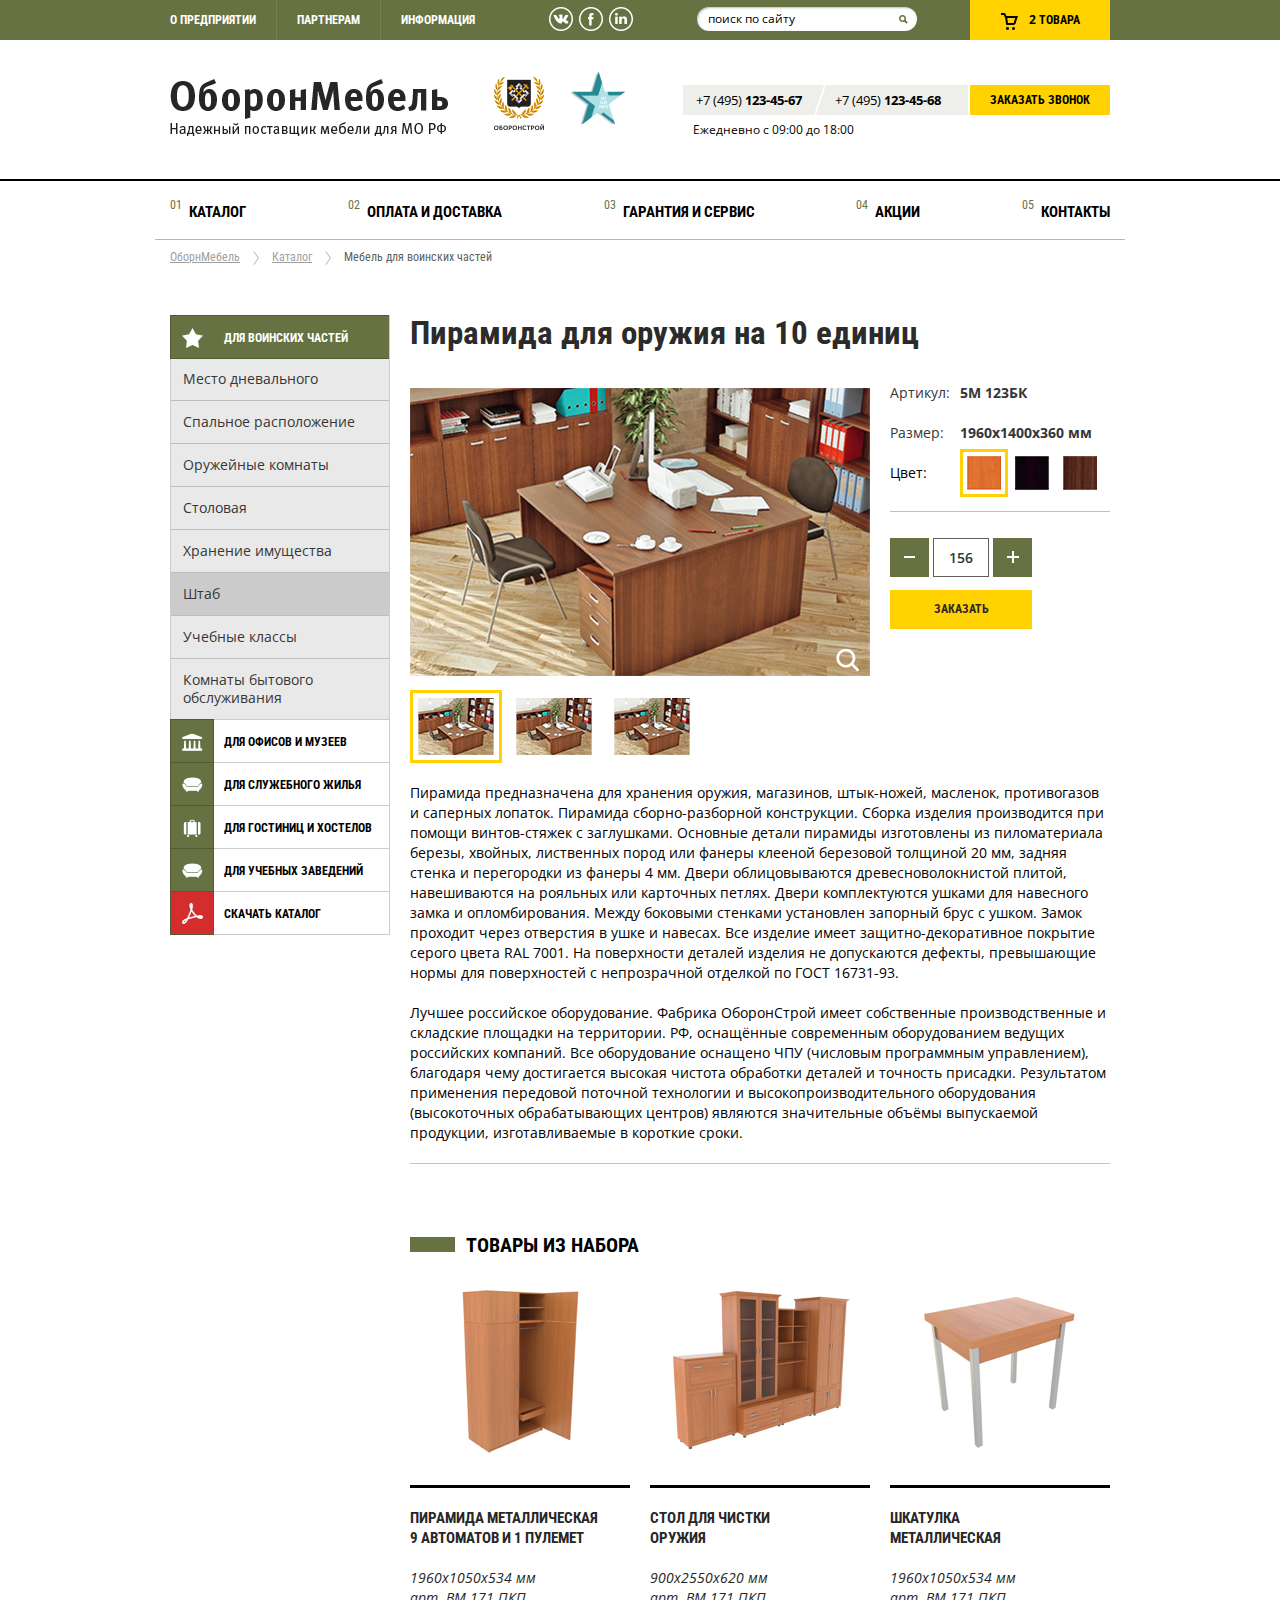
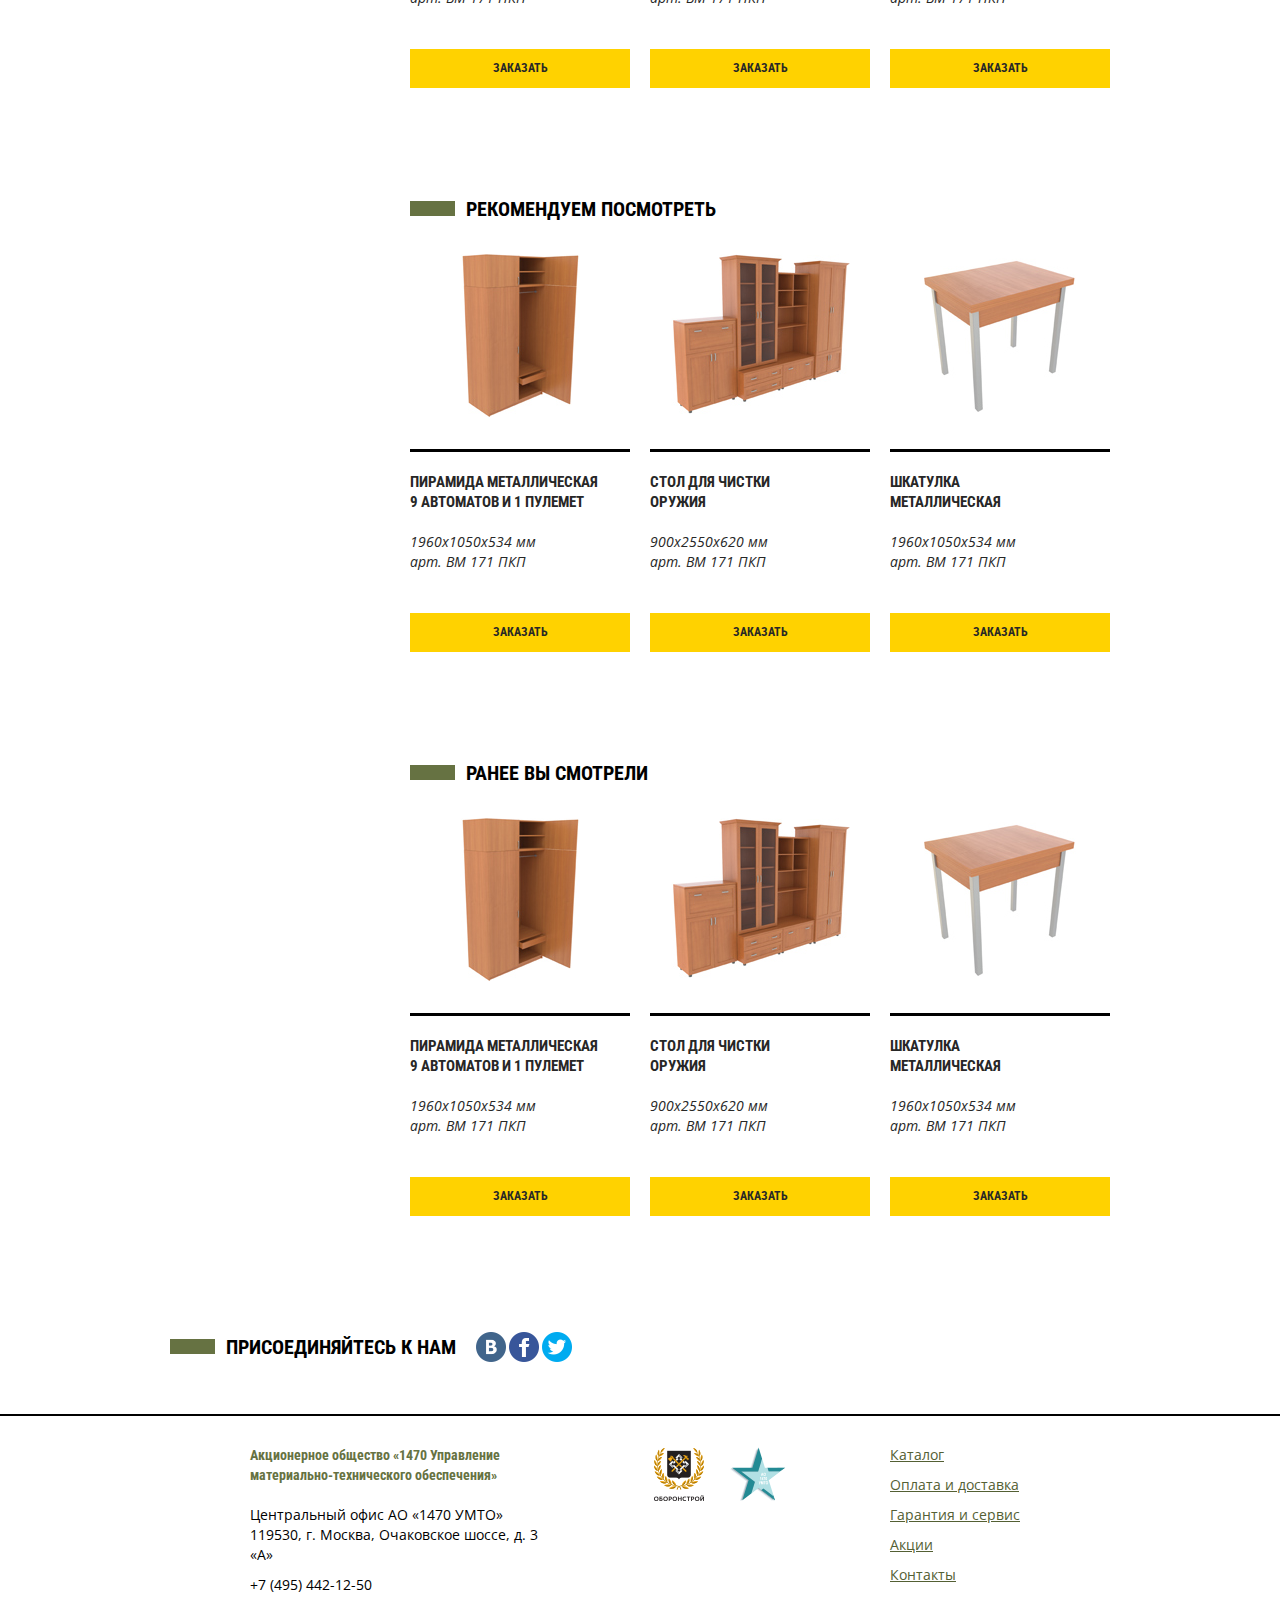
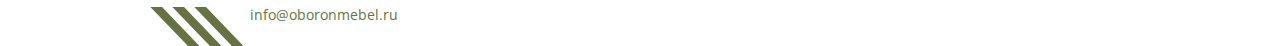
<file: produkt.html>
<!DOCTYPE html>
<html>
    <head>
        <meta charset="utf-8" />
        <title>ОборонМебель</title>

        <link rel="stylesheet" href="https://fonts.googleapis.com/css?family=Roboto+Condensed:400,700|Open+Sans:300,300italic,400,400italic,600,600italic,700,700italic&subset=latin,cyrillic" />
        <link rel="stylesheet" href="css/styles.css" />
        <link rel="stylesheet" href="js/fancybox/jquery.fancybox.css">
        <link rel="stylesheet" href="css/print.css" media="print" />

        <script src="js/jquery-2.1.4.min.js"></script>
        <script src="js/jquery.validate.min.js"></script>
        <script src="js/jquery.maskedinput.min.js"></script>
        <script src="js/fancybox/jquery.fancybox.pack.js"></script>
        <script src="js/modernizr.custom.90364.js"></script>
        <script src="js/tools.js"></script>

        <meta name="viewport" content="width=device-width" />
    </head>

    <body>

        <!-- top -->
        <div class="top">
            <div class="top-inner">
                <div class="top-menu">
                    <ul>
                        <li><a href="#">О предприятии</a></li>
                        <li><a href="#">Партнерам</a></li>
                        <li><a href="#">Информация</a></li>
                    </ul>
                </div>

                <div class="top-menu-mobile">
                    <a href="#" class="top-menu-mobile-link">Меню</a>
                    <div class="top-menu-mobile-content">
                        <ul class="top-menu-mobile-nav">
                            <li>
                                <a href="#">Каталог<span></span></a>
                                <ul>
                                    <li><a href="#"><span><img src="images/slider-menu-icon-1.png" alt="" width="23" height="22" /></span>Мебель для воинских частей</a></li>
                                    <li><a href="#"><span><img src="images/slider-menu-icon-2.png" alt="" width="23" height="20" /></span>Мебель для офиса и музеев</a></li>
                                    <li><a href="#"><span><img src="images/slider-menu-icon-3.png" alt="" width="23" height="17" /></span>Мебель для служебного жилья</a></li>
                                    <li><a href="#"><span><img src="images/slider-menu-icon-4.png" alt="" width="21" height="22" /></span>Мебель для гостиниц и хостелов</a></li>
                                    <li><a href="#"><span><img src="images/slider-menu-icon-5.png" alt="" width="21" height="21" /></span>Скачать каталог</a></li>
                                    <li><a href="#">Компьютерные столы</a></li>
                                    <li><a href="#">Тумбы</a></li>
                                    <li><a href="#">Диваны</a></li>
                                    <li><a href="#">Письменные столы</a></li>
                                    <li><a href="#">Трибуны</a></li>
                                    <li><a href="#">Кровати</a></li>
                                    <li><a href="#">Шкафы</a></li>
                                    <li><a href="#">Антресоли</a></li>
                                    <li><a href="#">Кресла</a></li>
                                    <li><a href="#">Стулья</a></li>
                                    <li><a href="#">Полки</a></li>
                                    <li><a href="#">Стилажи</a></li>
                                    <li><a href="#">Табуреты</a></li>
                                    <li><a href="#">Витрины</a></li>
                                    <li><a href="#">Комоды</a></li>
                                </ul>
                            </li>
                            <li><a href="#">Оплата и доставка</a></li>
                            <li><a href="#">Гарантия и сервис</a></li>
                            <li><a href="#">Акции</a></li>
                            <li><a href="#">Контакты</a></li>
                        </ul>
                        <ul class="top-menu-mobile-add">
                            <li><a href="#">О предприятии</a></li>
                            <li><a href="#">Партнерам</a></li>
                            <li><a href="#">Информация</a></li>
                        </ul>
                    </div>
                </div>

                <div class="top-social">
                    <ul>
                        <li><a href="#" class="top-social-vk"></a></li>
                        <li><a href="#" class="top-social-fb"></a></li>
                        <li><a href="#" class="top-social-in"></a></li>
                    </ul>
                </div>

                <div class="top-cart">
                    <img src="images/top-cart-icon.png" alt="" width="17" height="17" />
                    <span>2</span> товара
                    <div class="top-cart-content">
                        <div class="top-cart-item">
                            <div class="top-cart-item-photo"><img src="files/top-cart-photo.jpg" alt="" width="38" height="51" /></div>
                            <div class="top-cart-item-name">
                                <div class="top-cart-item-name-title">Стол для чистки оружия</div>
                                <div class="top-cart-item-name-descr">ДСП, две дверцы</div>
                            </div>
                            <div class="top-cart-item-count">15 шт.</div>
                        </div>
                        <div class="top-cart-item">
                            <div class="top-cart-item-photo"><img src="files/top-cart-photo.jpg" alt="" width="38" height="51" /></div>
                            <div class="top-cart-item-name">
                                <div class="top-cart-item-name-title">Стол для чистки оружия</div>
                                <div class="top-cart-item-name-descr">ДСП, две дверцы</div>
                            </div>
                            <div class="top-cart-item-count">11 шт.</div>
                        </div>
                        <a href="#" class="top-cart-link">оформить заказ</a>
                    </div>
                </div>

                <div class="top-search">
                    <form action="#" method="post">
                        <div class="top-search-input"><input type="text" name="search" value="" placeholder="поиск по сайту" /></div>
                        <div class="top-search-submit"><input type="submit" value="" /></div>
                    </form>
                </div>

                <div class="top-search-mobile">
                    <a href="#" class="top-search-mobile-link"></a>
                    <form action="#" method="post">
                        <div class="top-search-mobile-submit"><input type="submit" value="" /></div>
                        <div class="top-search-mobile-input"><input type="text" name="search" value="" placeholder="Поиск" /></div>
                    </form>
                </div>
            </div>
        </div>
        <!-- top END -->

        <header>
            <div class="logo"><img src="images/logo.png" alt="" width="278" height="57" /></div>
            <div class="logo-2"><img src="images/logo-2.png" alt="" width="50" height="53" /></div>
            <div class="logo-3"><img src="images/logo-3.png" alt="" width="57" height="55" /></div>
            <div class="header-phones">
                <div class="header-phones-inner">
                    <div class="header-phones-content">
                        <div class="header-phones-item">+7 (495) <strong>123-45-67</strong></div>
                        <div class="header-phones-item">+7 (495) <strong>123-45-68</strong></div>
                    </div>
                    <a href="#" class="header-callback">Заказать звонок</a>
                    <div class="header-phones-callback">
                        <form action="windows/success.html" method="post">
                            <div class="header-phones-callback-field">
                                <div class="header-phones-callback-input"><input type="text" name="name" value="" placeholder="Ваше имя" class="required" /></div>
                            </div>
                            <div class="header-phones-callback-field">
                                <div class="header-phones-callback-input"><input type="text" name="phone" value="" placeholder="Телефон" class="required maskPhone" /></div>
                            </div>
                            <div class="form-checkbox"><div><input type="checkbox" name="agreement" class="required" />Я принимаю условия <a href="#">политики конфиденциальности</a></div></div>
                            <div class="header-phones-callback-submit"><input type="submit" value="Отправить" class="btn-order" /></div>
                        </form>
                        <div class="header-phones-callback-error">
                            <div class="header-phones-callback-error-title">произошла ошибка!</div>
                            <div class="header-phones-callback-error-text"></div>
                            <a href="#" class="header-phones-callback-error-close">закрыть</a>
                        </div>
                        <div class="header-phones-callback-success">
                            <div class="header-phones-callback-success-title">мы вам перезвоним</div>
                            <a href="#" class="header-phones-callback-success-close">закрыть</a>
                        </div>
                    </div>
                </div>
                <div class="header-phones-hint">Ежедневно с 09:00 до 18:00</div>
            </div>
        </header>

        <nav>
            <ul>
                <li>
                    <a href="#">Каталог</a>
                    <div class="nav-sub">
                        <ul class="nav-sub-links">
                            <li><a href="#"><span><img src="images/slider-menu-icon-1.png" alt="" width="23" height="22" /></span>мебель для воинских частей</a></li>
                            <li><a href="#"><span><img src="images/slider-menu-icon-2.png" alt="" width="23" height="20" /></span>мебель для офиса и музеев</a></li>
                            <li><a href="#"><span><img src="images/slider-menu-icon-3.png" alt="" width="23" height="17" /></span>мебель для служебного жилья</a></li>
                            <li><a href="#"><span><img src="images/slider-menu-icon-4.png" alt="" width="21" height="22" /></span>мебель для гостиниц и хостелов</a></li>
                            <li><a href="#"><span><img src="images/slider-menu-icon-5.png" alt="" width="21" height="21" /></span>скачать каталог</a></li>
                        </ul>
                        <ul class="nav-sub-sections">
                            <li><a href="#">Антресоль</a></li>
                            <li><a href="#">Вешалка</a></li>
                            <li><a href="#">Витрина</a></li>
                            <li><a href="#">Гардероб</a></li>
                            <li><a href="#">Доска</a></li>
                            <li><a href="#">Зеркало</a></li>
                            <li><a href="#">Комод</a></li>
                        </ul>
                        <ul class="nav-sub-sections">
                            <li><a href="#">Кровать</a></li>
                            <li><a href="#">Кушетка</a></li>
                            <li><a href="#">Место</a></li>
                            <li><a href="#">Набор</a></li>
                            <li><a href="#">Пирамида</a></li>
                            <li><a href="#">Подиум</a></li>
                            <li><a href="#">Подставка</a></li>
                        </ul>
                        <ul class="nav-sub-sections">
                            <li><a href="#">Полка</a></li>
                            <li><a href="#">Секция</a></li>
                            <li><a href="#">Скамья</a></li>
                            <li><a href="#">Стелла</a></li>
                            <li><a href="#">Стеллаж</a></li>
                            <li><a href="#">Стенка</a></li>
                            <li><a href="#">Стол</a></li>
                        </ul>
                        <ul class="nav-sub-sections">
                            <li><a href="#">Столешница</a></li>
                            <li><a href="#">Стул</a></li>
                            <li><a href="#">Табурет</a></li>
                            <li><a href="#">Трибуна</a></li>
                            <li><a href="#">Тумба</a></li>
                            <li><a href="#">Шкатулка</a></li>
                            <li><a href="#">Шкаф</a></li>
                        </ul>
                    </div>
                </li>
                <li><a href="#">Оплата и доставка</a></li>
                <li><a href="#">Гарантия и сервис</a></li>
                <li><a href="#">Акции</a></li>
                <li><a href="#">Контакты</a></li>
            </ul>
        </nav>

        <!-- content -->
        <div class="content">

            <div class="breadcrumbs">
                <a href="#">ОборнМебель</a> <span></span>
                <a href="#">Каталог</a> <span></span>
                Мебель для воинских частей
            </div>

            <!-- catalogue -->
            <div class="catalogue">

                <!-- catalogue side -->
                <div class="catalogue-side">

                    <!-- catalogue menu -->
                    <div class="catalogue-menu">
                        <ul>
                            <li class="active">
                                <a href="#">
                                    <div class="catalogue-menu-icon"><img src="images/catalogue-menu-icon-1.png" alt="" width="21" height="20" /></div>
                                    <div class="catalogue-menu-title">для воинских частей</div>
                                </a>
                                <ul>
                                    <li><a href="#">Место дневального</a></li>
                                    <li><a href="#">Спальное расположение</a></li>
                                    <li><a href="#">Оружейные комнаты</a></li>
                                    <li><a href="#">Столовая</a></li>
                                    <li><a href="#">Хранение имущества</a></li>
                                    <li class="active"><a href="#">Штаб</a></li>
                                    <li><a href="#">Учебные классы</a></li>
                                    <li><a href="#">Комнаты бытового обслуживания</a></li>
                                </ul>
                            </li>
                            <li>
                                <a href="#">
                                    <div class="catalogue-menu-icon"><img src="images/catalogue-menu-icon-2.png" alt="" width="21" height="18" /></div>
                                    <div class="catalogue-menu-title">для офисов и музеев</div>
                                </a>
                            </li>
                            <li>
                                <a href="#">
                                    <div class="catalogue-menu-icon"><img src="images/catalogue-menu-icon-3.png" alt="" width="21" height="16" /></div>
                                    <div class="catalogue-menu-title">для служебного жилья</div>
                                </a>
                            </li>
                            <li>
                                <a href="#">
                                    <div class="catalogue-menu-icon"><img src="images/catalogue-menu-icon-4.png" alt="" width="18" height="18" /></div>
                                    <div class="catalogue-menu-title">для гостиниц и хостелов</div>
                                </a>
                            </li>
                            <li>
                                <a href="#">
                                    <div class="catalogue-menu-icon"><img src="images/catalogue-menu-icon-5.png" alt="" width="21" height="16" /></div>
                                    <div class="catalogue-menu-title">для учебных заведений</div>
                                </a>
                            </li>
                            <li class="download">
                                <a href="#">
                                    <div class="catalogue-menu-icon"><img src="images/slider-menu-icon-5.png" alt="" width="21" height="21" /></div>
                                    <div class="catalogue-menu-title">скачать каталог</div>
                                </a>
                            </li>
                        </ul>
                    </div>
                    <!-- catalogue menu END -->

                </div>
                <!-- catalogue side END -->

                <!-- catalogue container -->
                <div class="catalogue-container">
                    <div class="catalogue-content">

                        <h1>Пирамида для оружия на 10 единиц</h1>

                        <!-- detail -->
                        <div class="detail">

                            <!-- detail photos -->
                            <div class="detail-photos">
                                <div class="detail-photo-big"><a href="files/detail-photo-max-1.jpg"><img src="files/detail-photo-big-1.jpg" alt="" /></a></div>
                                <div class="detail-photo-preview">
                                    <ul>
                                        <li class="active"><a href="files/detail-photo-big-1.jpg" rel="files/detail-photo-max-1.jpg"><img src="files/detail-photo-preview.jpg" alt="" width="76" height="57" /></a></li>
                                        <li><a href="files/detail-photo-big-2.jpg" rel="files/detail-photo-max-2.jpg"><img src="files/detail-photo-preview.jpg" alt="" width="76" height="57" /></a></li>
                                        <li><a href="files/detail-photo-big-3.jpg" rel="files/detail-photo-max-3.jpg"><img src="files/detail-photo-preview.jpg" alt="" width="76" height="57" /></a></li>
                                    </ul>
                                </div>
                            </div>
                            <!-- detail photos END -->

                            <!-- detail info -->
                            <div class="detail-info">
                                <dl>
                                    <dt>Артикул:</dt>
                                    <dd>5М 123БК</dd>
                                    <dt>Размер:</dt>
                                    <dd>1960х1400х360 мм</dd>
                                </dl>

                                <form action="windows/basket.html" method="post" class="detail-order">
                                    <div class="detail-color">
                                        <div class="detail-color-title">Цвет:</div>
                                        <div class="detail-color-list">
                                            <div class="detail-color-item"><input type="radio" name="color" value="1" checked="checked" /><img src="files/detail-color-1.jpg" alt="" width="34" height="34" /></div>
                                            <div class="detail-color-item"><input type="radio" name="color" value="2" /><img src="files/detail-color-2.jpg" alt="" width="34" height="34" /></div>
                                            <div class="detail-color-item"><input type="radio" name="color" value="3" /><img src="files/detail-color-3.jpg" alt="" width="34" height="34" /></div>
                                        </div>
                                    </div>
                                    <div class="detail-count">
                                        <a href="#" class="detail-count-dec"></a>
                                        <input type="text" name="count" value="156" />
                                        <a href="#" class="detail-count-inc"></a>
                                    </div>
                                    <div class="detail-submit"><input type="submit" value="заказать" class="btn-order" /></div>
                                </form>
                            </div>
                            <!-- detail info END -->

                        </div>
                        <!-- detail END -->

                        <p>Пирамида предназначена для хранения оружия, магазинов, штык-ножей, масленок, противогазов и саперных лопаток. Пирамида сборно-разборной конструкции. Сборка изделия производится при помощи винтов-стяжек с заглушками. Основные детали пирамиды изготовлены из пиломатериала березы, хвойных, лиственных пород или фанеры клееной березовой толщиной 20 мм, задняя стенка и перегородки из фанеры 4 мм. Двери облицовываются древесноволокнистой плитой, навешиваются на рояльных или карточных петлях. Двери комплектуются ушками для навесного замка и опломбирования. Между боковыми стенками установлен запорный брус с ушком. Замок проходит через отверстия в ушке и навесах. Все изделие имеет защитно-декоративное покрытие серого цвета RAL 7001. На поверхности деталей изделия не допускаются дефекты, превышающие нормы для поверхностей с непрозрачной отделкой по ГОСТ 16731-93.</p>
                        <p>Лучшее российское оборудование. Фабрика ОборонСтрой имеет собственные производственные и складские площадки на территории. РФ, оснащённые современным оборудованием ведущих российских компаний. Все оборудование оснащено ЧПУ (числовым программным управлением), благодаря чему достигается высокая чистота обработки деталей и точность присадки. Результатом применения передовой поточной технологии и высокопроизводительного оборудования (высокоточных обрабатывающих центров) являются значительные объёмы выпускаемой продукции, изготавливаемые в короткие сроки.</p>
                        <hr />
                        <p>
                            <span id="ya_share_counter2"></span>
                            <script src="//yandex.st/share/share.js"></script>
                            <script>
                                var yaShareCounter = new Ya.share({
                                    'element': 'ya_share_counter2',
                                    'theme': 'counter',
                                    'elementStyle': {'quickServices': ['vkontakte', 'facebook', 'twitter'], 'type': 'small'}
                                 });
                            </script>
                        </p>

                        <!-- set -->
                        <div class="set">
                            <div class="best-title">Товары из набора</div>
                            <div class="best-list">
                                <div class="best-item">
                                    <div class="best-item-img"><img src="files/best-2.jpg" alt="" width="120" height="163" /></div>
                                    <div class="best-item-title">ПИРАМИДА МЕТАЛЛИЧЕСКАЯ<br />9 АВТОМАТОВ И 1 ПУЛЕМЕТ</div>
                                    <div class="best-item-text">1960х1050х534 мм<br />арт. ВМ 171 ПКП</div>
                                    <div class="best-item-link"><div class="btn-order">ЗАказать</div></div>
                                    <div class="best-item-detail">
                                        <div class="best-item-detail-photos">
                                            <div class="best-item-detail-photo-big"><a href="#"><img src="files/best-item-detail-big-1.jpg" alt="" /></a></div>
                                            <div class="best-item-detail-photo-preview">
                                                <a href="files/best-item-detail-big-1.jpg"><img src="files/best-item-detail-preview.jpg" alt="" width="58" height="48" /></a>
                                                <a href="files/best-item-detail-big-2.jpg"><img src="files/best-item-detail-preview.jpg" alt="" width="58" height="48" /></a>
                                                <a href="files/best-item-detail-big-3.jpg"><img src="files/best-item-detail-preview.jpg" alt="" width="58" height="48" /></a>
                                            </div>
                                        </div>
                                        <div class="best-item-detail-title"><a href="#">Шкаф для личных вещей ШЛ70</a></div>
                                        <div class="best-item-detail-text">
                                            <dl>
                                                <dt>Артикул:</dt>
                                                <dd>5М 123БК</dd>

                                                <dt>Размер:</dt>
                                                <dd>1960х1400х360 мм</dd>

                                                <dt>Цвет:</dt>
                                                <dd>Ольха</dd>
                                            </dl>
                                        </div>
                                        <form action="windows/basket.html" method="post" class="best-item-detail-ctrl">
                                            <div class="detail-count">
                                                <a href="#" class="detail-count-dec"></a>
                                                <input type="text" name="count" value="156" />
                                                <a href="#" class="detail-count-inc"></a>
                                            </div>
                                            <div class="best-item-detail-buy"><input type="submit" class="btn-order" value="заказать" /></div>
                                        </form>
                                    </div>
                                </div>
                                <div class="best-item">
                                    <div class="best-item-img"><img src="files/best-3.jpg" alt="" width="179" height="162" /></div>
                                    <div class="best-item-title">СТОЛ ДЛЯ ЧИСТКИ<br />ОРУЖИЯ</div>
                                    <div class="best-item-text">900х2550х620 мм<br />арт. ВМ 171 ПКП</div>
                                    <div class="best-item-link"><div class="btn-order">ЗАказать</div></div>
                                    <div class="best-item-detail">
                                        <div class="best-item-detail-photos">
                                            <div class="best-item-detail-photo-big"><a href="#"><img src="files/best-item-detail-big-1.jpg" alt="" /></a></div>
                                            <div class="best-item-detail-photo-preview">
                                                <a href="files/best-item-detail-big-1.jpg"><img src="files/best-item-detail-preview.jpg" alt="" width="58" height="48" /></a>
                                                <a href="files/best-item-detail-big-2.jpg"><img src="files/best-item-detail-preview.jpg" alt="" width="58" height="48" /></a>
                                                <a href="files/best-item-detail-big-3.jpg"><img src="files/best-item-detail-preview.jpg" alt="" width="58" height="48" /></a>
                                            </div>
                                        </div>
                                        <div class="best-item-detail-title"><a href="#">Шкаф для личных вещей ШЛ70</a></div>
                                        <div class="best-item-detail-text">
                                            <dl>
                                                <dt>Артикул:</dt>
                                                <dd>5М 123БК</dd>

                                                <dt>Размер:</dt>
                                                <dd>1960х1400х360 мм</dd>

                                                <dt>Цвет:</dt>
                                                <dd>Ольха</dd>
                                            </dl>
                                        </div>
                                        <form action="windows/basket.html" method="post" class="best-item-detail-ctrl">
                                            <div class="detail-count">
                                                <a href="#" class="detail-count-dec"></a>
                                                <input type="text" name="count" value="156" />
                                                <a href="#" class="detail-count-inc"></a>
                                            </div>
                                            <div class="best-item-detail-buy"><input type="submit" class="btn-order" value="заказать" /></div>
                                        </form>
                                    </div>
                                </div>
                                <div class="best-item">
                                    <div class="best-item-img"><img src="files/best-4.jpg" alt="" width="152" height="155" /></div>
                                    <div class="best-item-title">ШКАТУЛКА<br />МЕТАЛЛИЧЕСКАЯ</div>
                                    <div class="best-item-text">1960х1050х534 мм<br />арт. ВМ 171 ПКП</div>
                                    <div class="best-item-link"><div class="btn-order">ЗАказать</div></div>
                                    <div class="best-item-detail">
                                        <div class="best-item-detail-photos">
                                            <div class="best-item-detail-photo-big"><a href="#"><img src="files/best-item-detail-big-1.jpg" alt="" /></a></div>
                                            <div class="best-item-detail-photo-preview">
                                                <a href="files/best-item-detail-big-1.jpg"><img src="files/best-item-detail-preview.jpg" alt="" width="58" height="48" /></a>
                                                <a href="files/best-item-detail-big-2.jpg"><img src="files/best-item-detail-preview.jpg" alt="" width="58" height="48" /></a>
                                                <a href="files/best-item-detail-big-3.jpg"><img src="files/best-item-detail-preview.jpg" alt="" width="58" height="48" /></a>
                                            </div>
                                        </div>
                                        <div class="best-item-detail-title"><a href="#">Шкаф для личных вещей ШЛ70</a></div>
                                        <div class="best-item-detail-text">
                                            <dl>
                                                <dt>Артикул:</dt>
                                                <dd>5М 123БК</dd>

                                                <dt>Размер:</dt>
                                                <dd>1960х1400х360 мм</dd>

                                                <dt>Цвет:</dt>
                                                <dd>Ольха</dd>
                                            </dl>
                                        </div>
                                        <form action="windows/basket.html" method="post" class="best-item-detail-ctrl">
                                            <div class="detail-count">
                                                <a href="#" class="detail-count-dec"></a>
                                                <input type="text" name="count" value="156" />
                                                <a href="#" class="detail-count-inc"></a>
                                            </div>
                                            <div class="best-item-detail-buy"><input type="submit" class="btn-order" value="заказать" /></div>
                                        </form>
                                    </div>
                                </div>
                            </div>
                        </div>
                        <!-- set END -->

                        <!-- set -->
                        <div class="set">
                            <div class="best-title">рекомендуем посмотреть</div>
                            <div class="best-list">
                                <div class="best-item">
                                    <div class="best-item-img"><img src="files/best-2.jpg" alt="" width="120" height="163" /></div>
                                    <div class="best-item-title">ПИРАМИДА МЕТАЛЛИЧЕСКАЯ<br />9 АВТОМАТОВ И 1 ПУЛЕМЕТ</div>
                                    <div class="best-item-text">1960х1050х534 мм<br />арт. ВМ 171 ПКП</div>
                                    <div class="best-item-link"><div class="btn-order">ЗАказать</div></div>
                                    <div class="best-item-detail">
                                        <div class="best-item-detail-photos">
                                            <div class="best-item-detail-photo-big"><a href="#"><img src="files/best-item-detail-big-1.jpg" alt="" /></a></div>
                                            <div class="best-item-detail-photo-preview">
                                                <a href="files/best-item-detail-big-1.jpg"><img src="files/best-item-detail-preview.jpg" alt="" width="58" height="48" /></a>
                                                <a href="files/best-item-detail-big-2.jpg"><img src="files/best-item-detail-preview.jpg" alt="" width="58" height="48" /></a>
                                                <a href="files/best-item-detail-big-3.jpg"><img src="files/best-item-detail-preview.jpg" alt="" width="58" height="48" /></a>
                                            </div>
                                        </div>
                                        <div class="best-item-detail-title"><a href="#">Шкаф для личных вещей ШЛ70</a></div>
                                        <div class="best-item-detail-text">
                                            <dl>
                                                <dt>Артикул:</dt>
                                                <dd>5М 123БК</dd>

                                                <dt>Размер:</dt>
                                                <dd>1960х1400х360 мм</dd>

                                                <dt>Цвет:</dt>
                                                <dd>Ольха</dd>
                                            </dl>
                                        </div>
                                        <form action="windows/basket.html" method="post" class="best-item-detail-ctrl">
                                            <div class="detail-count">
                                                <a href="#" class="detail-count-dec"></a>
                                                <input type="text" name="count" value="156" />
                                                <a href="#" class="detail-count-inc"></a>
                                            </div>
                                            <div class="best-item-detail-buy"><input type="submit" class="btn-order" value="заказать" /></div>
                                        </form>
                                    </div>
                                </div>
                                <div class="best-item">
                                    <div class="best-item-img"><img src="files/best-3.jpg" alt="" width="179" height="162" /></div>
                                    <div class="best-item-title">СТОЛ ДЛЯ ЧИСТКИ<br />ОРУЖИЯ</div>
                                    <div class="best-item-text">900х2550х620 мм<br />арт. ВМ 171 ПКП</div>
                                    <div class="best-item-link"><div class="btn-order">ЗАказать</div></div>
                                    <div class="best-item-detail">
                                        <div class="best-item-detail-photos">
                                            <div class="best-item-detail-photo-big"><a href="#"><img src="files/best-item-detail-big-1.jpg" alt="" /></a></div>
                                            <div class="best-item-detail-photo-preview">
                                                <a href="files/best-item-detail-big-1.jpg"><img src="files/best-item-detail-preview.jpg" alt="" width="58" height="48" /></a>
                                                <a href="files/best-item-detail-big-2.jpg"><img src="files/best-item-detail-preview.jpg" alt="" width="58" height="48" /></a>
                                                <a href="files/best-item-detail-big-3.jpg"><img src="files/best-item-detail-preview.jpg" alt="" width="58" height="48" /></a>
                                            </div>
                                        </div>
                                        <div class="best-item-detail-title"><a href="#">Шкаф для личных вещей ШЛ70</a></div>
                                        <div class="best-item-detail-text">
                                            <dl>
                                                <dt>Артикул:</dt>
                                                <dd>5М 123БК</dd>

                                                <dt>Размер:</dt>
                                                <dd>1960х1400х360 мм</dd>

                                                <dt>Цвет:</dt>
                                                <dd>Ольха</dd>
                                            </dl>
                                        </div>
                                        <form action="windows/basket.html" method="post" class="best-item-detail-ctrl">
                                            <div class="detail-count">
                                                <a href="#" class="detail-count-dec"></a>
                                                <input type="text" name="count" value="156" />
                                                <a href="#" class="detail-count-inc"></a>
                                            </div>
                                            <div class="best-item-detail-buy"><input type="submit" class="btn-order" value="заказать" /></div>
                                        </form>
                                    </div>
                                </div>
                                <div class="best-item">
                                    <div class="best-item-img"><img src="files/best-4.jpg" alt="" width="152" height="155" /></div>
                                    <div class="best-item-title">ШКАТУЛКА<br />МЕТАЛЛИЧЕСКАЯ</div>
                                    <div class="best-item-text">1960х1050х534 мм<br />арт. ВМ 171 ПКП</div>
                                    <div class="best-item-link"><div class="btn-order">ЗАказать</div></div>
                                    <div class="best-item-detail">
                                        <div class="best-item-detail-photos">
                                            <div class="best-item-detail-photo-big"><a href="#"><img src="files/best-item-detail-big-1.jpg" alt="" /></a></div>
                                            <div class="best-item-detail-photo-preview">
                                                <a href="files/best-item-detail-big-1.jpg"><img src="files/best-item-detail-preview.jpg" alt="" width="58" height="48" /></a>
                                                <a href="files/best-item-detail-big-2.jpg"><img src="files/best-item-detail-preview.jpg" alt="" width="58" height="48" /></a>
                                                <a href="files/best-item-detail-big-3.jpg"><img src="files/best-item-detail-preview.jpg" alt="" width="58" height="48" /></a>
                                            </div>
                                        </div>
                                        <div class="best-item-detail-title"><a href="#">Шкаф для личных вещей ШЛ70</a></div>
                                        <div class="best-item-detail-text">
                                            <dl>
                                                <dt>Артикул:</dt>
                                                <dd>5М 123БК</dd>

                                                <dt>Размер:</dt>
                                                <dd>1960х1400х360 мм</dd>

                                                <dt>Цвет:</dt>
                                                <dd>Ольха</dd>
                                            </dl>
                                        </div>
                                        <form action="windows/basket.html" method="post" class="best-item-detail-ctrl">
                                            <div class="detail-count">
                                                <a href="#" class="detail-count-dec"></a>
                                                <input type="text" name="count" value="156" />
                                                <a href="#" class="detail-count-inc"></a>
                                            </div>
                                            <div class="best-item-detail-buy"><input type="submit" class="btn-order" value="заказать" /></div>
                                        </form>
                                    </div>
                                </div>
                            </div>
                        </div>
                        <!-- set END -->

                        <!-- set -->
                        <div class="set">
                            <div class="best-title">ранее вы смотрели</div>
                            <div class="best-list">
                                <div class="best-item">
                                    <div class="best-item-img"><img src="files/best-2.jpg" alt="" width="120" height="163" /></div>
                                    <div class="best-item-title">ПИРАМИДА МЕТАЛЛИЧЕСКАЯ<br />9 АВТОМАТОВ И 1 ПУЛЕМЕТ</div>
                                    <div class="best-item-text">1960х1050х534 мм<br />арт. ВМ 171 ПКП</div>
                                    <div class="best-item-link"><div class="btn-order">ЗАказать</div></div>
                                    <div class="best-item-detail">
                                        <div class="best-item-detail-photos">
                                            <div class="best-item-detail-photo-big"><a href="#"><img src="files/best-item-detail-big-1.jpg" alt="" /></a></div>
                                            <div class="best-item-detail-photo-preview">
                                                <a href="files/best-item-detail-big-1.jpg"><img src="files/best-item-detail-preview.jpg" alt="" width="58" height="48" /></a>
                                                <a href="files/best-item-detail-big-2.jpg"><img src="files/best-item-detail-preview.jpg" alt="" width="58" height="48" /></a>
                                                <a href="files/best-item-detail-big-3.jpg"><img src="files/best-item-detail-preview.jpg" alt="" width="58" height="48" /></a>
                                            </div>
                                        </div>
                                        <div class="best-item-detail-title"><a href="#">Шкаф для личных вещей ШЛ70</a></div>
                                        <div class="best-item-detail-text">
                                            <dl>
                                                <dt>Артикул:</dt>
                                                <dd>5М 123БК</dd>

                                                <dt>Размер:</dt>
                                                <dd>1960х1400х360 мм</dd>

                                                <dt>Цвет:</dt>
                                                <dd>Ольха</dd>
                                            </dl>
                                        </div>
                                        <form action="windows/basket.html" method="post" class="best-item-detail-ctrl">
                                            <div class="detail-count">
                                                <a href="#" class="detail-count-dec"></a>
                                                <input type="text" name="count" value="156" />
                                                <a href="#" class="detail-count-inc"></a>
                                            </div>
                                            <div class="best-item-detail-buy"><input type="submit" class="btn-order" value="заказать" /></div>
                                        </form>
                                    </div>
                                </div>
                                <div class="best-item">
                                    <div class="best-item-img"><img src="files/best-3.jpg" alt="" width="179" height="162" /></div>
                                    <div class="best-item-title">СТОЛ ДЛЯ ЧИСТКИ<br />ОРУЖИЯ</div>
                                    <div class="best-item-text">900х2550х620 мм<br />арт. ВМ 171 ПКП</div>
                                    <div class="best-item-link"><div class="btn-order">ЗАказать</div></div>
                                    <div class="best-item-detail">
                                        <div class="best-item-detail-photos">
                                            <div class="best-item-detail-photo-big"><a href="#"><img src="files/best-item-detail-big-1.jpg" alt="" /></a></div>
                                            <div class="best-item-detail-photo-preview">
                                                <a href="files/best-item-detail-big-1.jpg"><img src="files/best-item-detail-preview.jpg" alt="" width="58" height="48" /></a>
                                                <a href="files/best-item-detail-big-2.jpg"><img src="files/best-item-detail-preview.jpg" alt="" width="58" height="48" /></a>
                                                <a href="files/best-item-detail-big-3.jpg"><img src="files/best-item-detail-preview.jpg" alt="" width="58" height="48" /></a>
                                            </div>
                                        </div>
                                        <div class="best-item-detail-title"><a href="#">Шкаф для личных вещей ШЛ70</a></div>
                                        <div class="best-item-detail-text">
                                            <dl>
                                                <dt>Артикул:</dt>
                                                <dd>5М 123БК</dd>

                                                <dt>Размер:</dt>
                                                <dd>1960х1400х360 мм</dd>

                                                <dt>Цвет:</dt>
                                                <dd>Ольха</dd>
                                            </dl>
                                        </div>
                                        <form action="windows/basket.html" method="post" class="best-item-detail-ctrl">
                                            <div class="detail-count">
                                                <a href="#" class="detail-count-dec"></a>
                                                <input type="text" name="count" value="156" />
                                                <a href="#" class="detail-count-inc"></a>
                                            </div>
                                            <div class="best-item-detail-buy"><input type="submit" class="btn-order" value="заказать" /></div>
                                        </form>
                                    </div>
                                </div>
                                <div class="best-item">
                                    <div class="best-item-img"><img src="files/best-4.jpg" alt="" width="152" height="155" /></div>
                                    <div class="best-item-title">ШКАТУЛКА<br />МЕТАЛЛИЧЕСКАЯ</div>
                                    <div class="best-item-text">1960х1050х534 мм<br />арт. ВМ 171 ПКП</div>
                                    <div class="best-item-link"><div class="btn-order">ЗАказать</div></div>
                                    <div class="best-item-detail">
                                        <div class="best-item-detail-photos">
                                            <div class="best-item-detail-photo-big"><a href="#"><img src="files/best-item-detail-big-1.jpg" alt="" /></a></div>
                                            <div class="best-item-detail-photo-preview">
                                                <a href="files/best-item-detail-big-1.jpg"><img src="files/best-item-detail-preview.jpg" alt="" width="58" height="48" /></a>
                                                <a href="files/best-item-detail-big-2.jpg"><img src="files/best-item-detail-preview.jpg" alt="" width="58" height="48" /></a>
                                                <a href="files/best-item-detail-big-3.jpg"><img src="files/best-item-detail-preview.jpg" alt="" width="58" height="48" /></a>
                                            </div>
                                        </div>
                                        <div class="best-item-detail-title"><a href="#">Шкаф для личных вещей ШЛ70</a></div>
                                        <div class="best-item-detail-text">
                                            <dl>
                                                <dt>Артикул:</dt>
                                                <dd>5М 123БК</dd>

                                                <dt>Размер:</dt>
                                                <dd>1960х1400х360 мм</dd>

                                                <dt>Цвет:</dt>
                                                <dd>Ольха</dd>
                                            </dl>
                                        </div>
                                        <form action="windows/basket.html" method="post" class="best-item-detail-ctrl">
                                            <div class="detail-count">
                                                <a href="#" class="detail-count-dec"></a>
                                                <input type="text" name="count" value="156" />
                                                <a href="#" class="detail-count-inc"></a>
                                            </div>
                                            <div class="best-item-detail-buy"><input type="submit" class="btn-order" value="заказать" /></div>
                                        </form>
                                    </div>
                                </div>
                            </div>
                        </div>
                        <!-- set END -->

                    </div>
                </div>
                <!-- catalogue container END -->

            </div>
            <!-- catalogue END -->

        </div>
        <!-- content END -->

        <!-- social -->
        <div class="social">
            <div class="social-title">Присоединяйтесь<span> к нам</span></div>
            <a href="#" class="social-vk"></a>
            <a href="#" class="social-fb"></a>
            <a href="#" class="social-tw"></a>
            <div class="social-likes">
                <script src="//yandex.st/share/share.js"></script>
                <span id="ya_share_counter"></span>
                <script>
                    var yaShareCounter = new Ya.share({
                        'element': 'ya_share_counter',
                        'elementStyle': {'quickServices':  ['vkontakte', 'facebook', 'twitter'], 'type': 'small'},
                        'theme': 'counter'
                     });
                </script>
            </div>
        </div>
        <!-- social END -->

        <footer>
            <div class="footer-menu">
                <ul>
                    <li><a href="#">Каталог</a></li>
                    <li><a href="#">Оплата и доставка</a></li>
                    <li><a href="#">Гарантия и сервис</a></li>
                    <li><a href="#">Акции</a></li>
                    <li><a href="#">Контакты</a></li>
                </ul>
            </div>

            <div class="footer-contacts">
                <div class="footer-contacts-title">Акционерное общество «1470 Управление материально-технического обеспечения»</div>
                <div class="footer-contacts-office">Центральный офис АО «1470 УМТО»</div>
                <div class="footer-contacts-address">119530, г. Москва, Очаковское шоссе, д. 3 «А»</div>
                <div class="footer-contacts-phone">+7 (495) 442-12-50</div>
                <div class="footer-contacts-email"><a href="mailto:info@oboronmebel.ru">info@oboronmebel.ru</a></div>
            </div>
            <div class="logo-2"><img src="images/logo-2.png" alt="" width="50" height="53" /></div>
            <div class="logo-3"><img src="images/logo-3.png" alt="" width="57" height="55" /></div>
        </footer>

    </body>
</html>
</file>
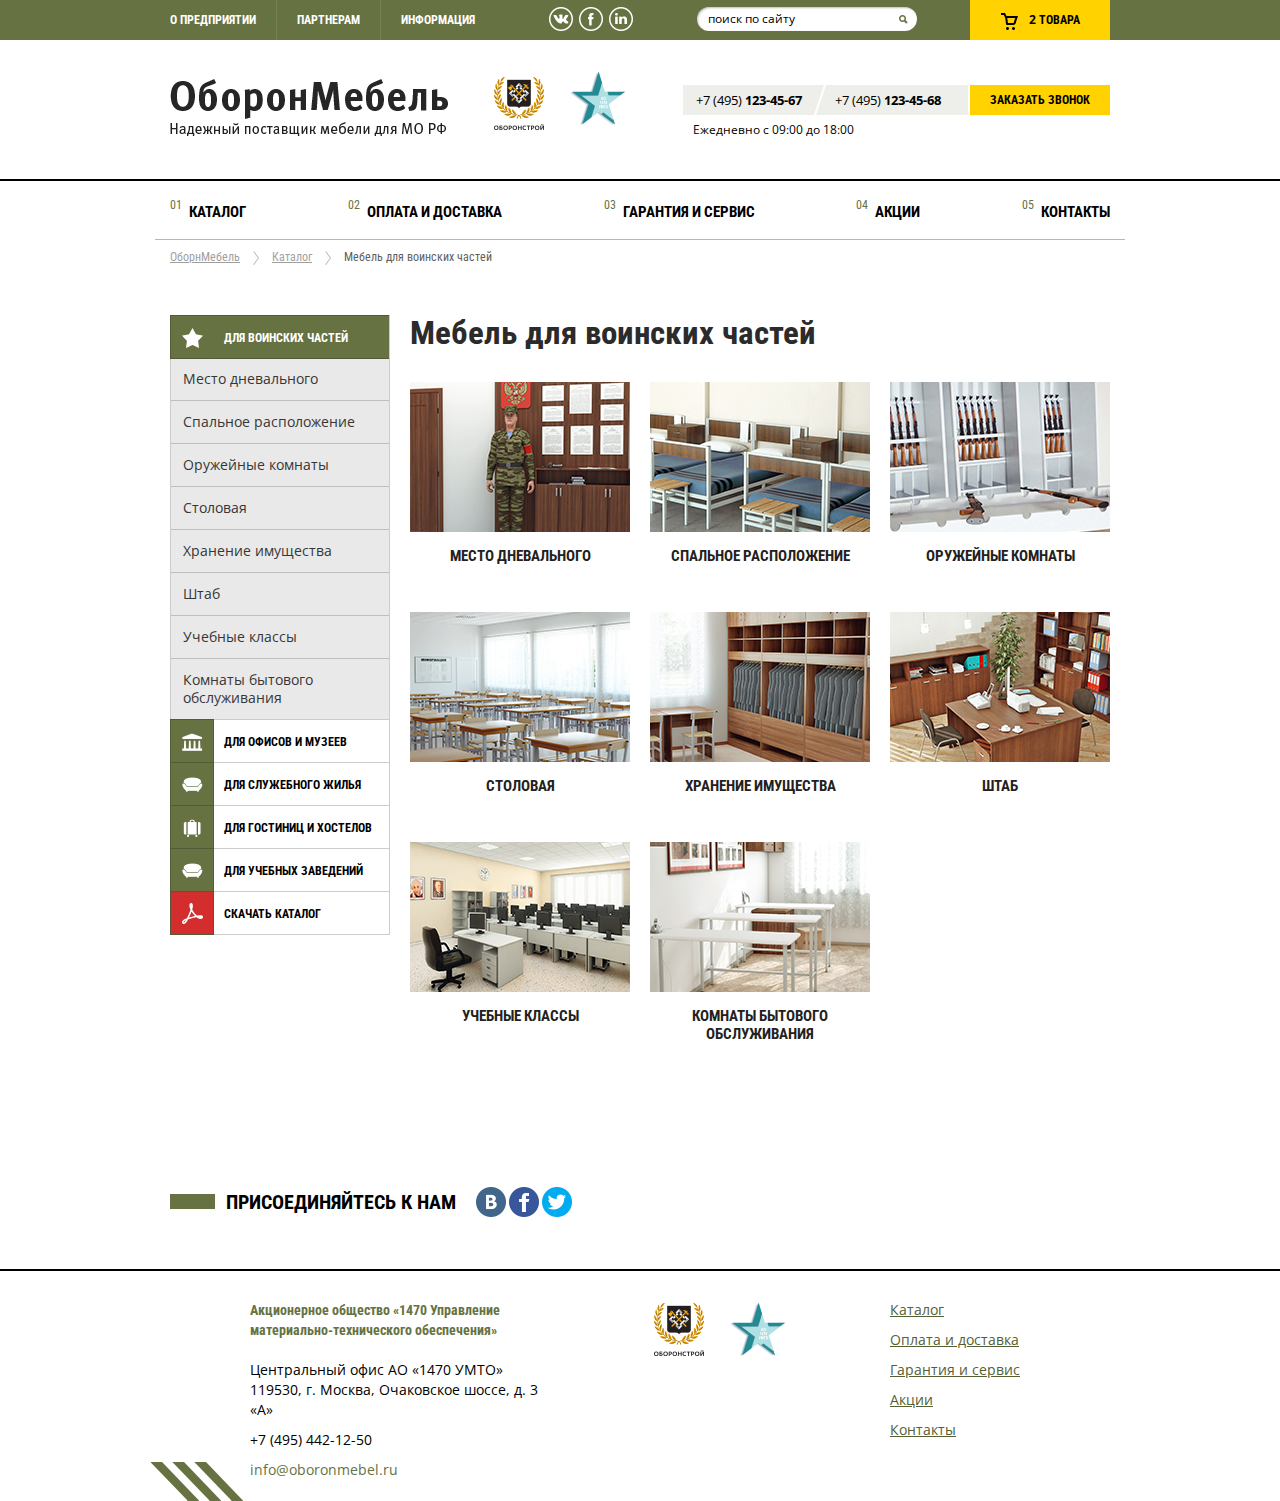
<file: razdel.html>
<!DOCTYPE html>
<html>
    <head>
        <meta charset="utf-8" />
        <title>ОборонМебель</title>

        <link rel="stylesheet" href="https://fonts.googleapis.com/css?family=Roboto+Condensed:400,700|Open+Sans:300,300italic,400,400italic,600,600italic,700,700italic&subset=latin,cyrillic" />
        <link rel="stylesheet" href="css/styles.css" />
        <link rel="stylesheet" href="js/fancybox/jquery.fancybox.css">
        <link rel="stylesheet" href="css/print.css" media="print" />

        <script src="js/jquery-2.1.4.min.js"></script>
        <script src="js/jquery.validate.min.js"></script>
        <script src="js/jquery.maskedinput.min.js"></script>
        <script src="js/fancybox/jquery.fancybox.pack.js"></script>
        <script src="js/modernizr.custom.90364.js"></script>
        <script src="js/tools.js"></script>

        <meta name="viewport" content="width=device-width" />
    </head>

    <body>

        <!-- top -->
        <div class="top">
            <div class="top-inner">
                <div class="top-menu">
                    <ul>
                        <li><a href="#">О предприятии</a></li>
                        <li><a href="#">Партнерам</a></li>
                        <li><a href="#">Информация</a></li>
                    </ul>
                </div>

                <div class="top-menu-mobile">
                    <a href="#" class="top-menu-mobile-link">Меню</a>
                    <div class="top-menu-mobile-content">
                        <ul class="top-menu-mobile-nav">
                            <li>
                                <a href="#">Каталог<span></span></a>
                                <ul>
                                    <li><a href="#"><span><img src="images/slider-menu-icon-1.png" alt="" width="23" height="22" /></span>Мебель для воинских частей</a></li>
                                    <li><a href="#"><span><img src="images/slider-menu-icon-2.png" alt="" width="23" height="20" /></span>Мебель для офиса и музеев</a></li>
                                    <li><a href="#"><span><img src="images/slider-menu-icon-3.png" alt="" width="23" height="17" /></span>Мебель для служебного жилья</a></li>
                                    <li><a href="#"><span><img src="images/slider-menu-icon-4.png" alt="" width="21" height="22" /></span>Мебель для гостиниц и хостелов</a></li>
                                    <li><a href="#"><span><img src="images/slider-menu-icon-5.png" alt="" width="21" height="21" /></span>Скачать каталог</a></li>
                                    <li><a href="#">Компьютерные столы</a></li>
                                    <li><a href="#">Тумбы</a></li>
                                    <li><a href="#">Диваны</a></li>
                                    <li><a href="#">Письменные столы</a></li>
                                    <li><a href="#">Трибуны</a></li>
                                    <li><a href="#">Кровати</a></li>
                                    <li><a href="#">Шкафы</a></li>
                                    <li><a href="#">Антресоли</a></li>
                                    <li><a href="#">Кресла</a></li>
                                    <li><a href="#">Стулья</a></li>
                                    <li><a href="#">Полки</a></li>
                                    <li><a href="#">Стилажи</a></li>
                                    <li><a href="#">Табуреты</a></li>
                                    <li><a href="#">Витрины</a></li>
                                    <li><a href="#">Комоды</a></li>
                                </ul>
                            </li>
                            <li><a href="#">Оплата и доставка</a></li>
                            <li><a href="#">Гарантия и сервис</a></li>
                            <li><a href="#">Акции</a></li>
                            <li><a href="#">Контакты</a></li>
                        </ul>
                        <ul class="top-menu-mobile-add">
                            <li><a href="#">О предприятии</a></li>
                            <li><a href="#">Партнерам</a></li>
                            <li><a href="#">Информация</a></li>
                        </ul>
                    </div>
                </div>

                <div class="top-social">
                    <ul>
                        <li><a href="#" class="top-social-vk"></a></li>
                        <li><a href="#" class="top-social-fb"></a></li>
                        <li><a href="#" class="top-social-in"></a></li>
                    </ul>
                </div>

                <div class="top-cart">
                    <img src="images/top-cart-icon.png" alt="" width="17" height="17" />
                    <span>2</span> товара
                    <div class="top-cart-content">
                        <div class="top-cart-item">
                            <div class="top-cart-item-photo"><img src="files/top-cart-photo.jpg" alt="" width="38" height="51" /></div>
                            <div class="top-cart-item-name">
                                <div class="top-cart-item-name-title">Стол для чистки оружия</div>
                                <div class="top-cart-item-name-descr">ДСП, две дверцы</div>
                            </div>
                            <div class="top-cart-item-count">15 шт.</div>
                        </div>
                        <div class="top-cart-item">
                            <div class="top-cart-item-photo"><img src="files/top-cart-photo.jpg" alt="" width="38" height="51" /></div>
                            <div class="top-cart-item-name">
                                <div class="top-cart-item-name-title">Стол для чистки оружия</div>
                                <div class="top-cart-item-name-descr">ДСП, две дверцы</div>
                            </div>
                            <div class="top-cart-item-count">11 шт.</div>
                        </div>
                        <a href="#" class="top-cart-link">оформить заказ</a>
                    </div>
                </div>

                <div class="top-search">
                    <form action="#" method="post">
                        <div class="top-search-input"><input type="text" name="search" value="" placeholder="поиск по сайту" /></div>
                        <div class="top-search-submit"><input type="submit" value="" /></div>
                    </form>
                </div>

                <div class="top-search-mobile">
                    <a href="#" class="top-search-mobile-link"></a>
                    <form action="#" method="post">
                        <div class="top-search-mobile-submit"><input type="submit" value="" /></div>
                        <div class="top-search-mobile-input"><input type="text" name="search" value="" placeholder="Поиск" /></div>
                    </form>
                </div>
            </div>
        </div>
        <!-- top END -->

        <header>
            <div class="logo"><img src="images/logo.png" alt="" width="278" height="57" /></div>
            <div class="logo-2"><img src="images/logo-2.png" alt="" width="50" height="53" /></div>
            <div class="logo-3"><img src="images/logo-3.png" alt="" width="57" height="55" /></div>
            <div class="header-phones">
                <div class="header-phones-inner">
                    <div class="header-phones-content">
                        <div class="header-phones-item">+7 (495) <strong>123-45-67</strong></div>
                        <div class="header-phones-item">+7 (495) <strong>123-45-68</strong></div>
                    </div>
                    <a href="#" class="header-callback">Заказать звонок</a>
                    <div class="header-phones-callback">
                        <form action="windows/success.html" method="post">
                            <div class="header-phones-callback-field">
                                <div class="header-phones-callback-input"><input type="text" name="name" value="" placeholder="Ваше имя" class="required" /></div>
                            </div>
                            <div class="header-phones-callback-field">
                                <div class="header-phones-callback-input"><input type="text" name="phone" value="" placeholder="Телефон" class="required maskPhone" /></div>
                            </div>
                            <div class="form-checkbox"><div><input type="checkbox" name="agreement" class="required" />Я принимаю условия <a href="#">политики конфиденциальности</a></div></div>
                            <div class="header-phones-callback-submit"><input type="submit" value="Отправить" class="btn-order" /></div>
                        </form>
                        <div class="header-phones-callback-error">
                            <div class="header-phones-callback-error-title">произошла ошибка!</div>
                            <div class="header-phones-callback-error-text"></div>
                            <a href="#" class="header-phones-callback-error-close">закрыть</a>
                        </div>
                        <div class="header-phones-callback-success">
                            <div class="header-phones-callback-success-title">мы вам перезвоним</div>
                            <a href="#" class="header-phones-callback-success-close">закрыть</a>
                        </div>
                    </div>
                </div>
                <div class="header-phones-hint">Ежедневно с 09:00 до 18:00</div>
            </div>
        </header>

        <nav>
            <ul>
                <li>
                    <a href="#">Каталог</a>
                    <div class="nav-sub">
                        <ul class="nav-sub-links">
                            <li><a href="#"><span><img src="images/slider-menu-icon-1.png" alt="" width="23" height="22" /></span>мебель для воинских частей</a></li>
                            <li><a href="#"><span><img src="images/slider-menu-icon-2.png" alt="" width="23" height="20" /></span>мебель для офиса и музеев</a></li>
                            <li><a href="#"><span><img src="images/slider-menu-icon-3.png" alt="" width="23" height="17" /></span>мебель для служебного жилья</a></li>
                            <li><a href="#"><span><img src="images/slider-menu-icon-4.png" alt="" width="21" height="22" /></span>мебель для гостиниц и хостелов</a></li>
                            <li><a href="#"><span><img src="images/slider-menu-icon-5.png" alt="" width="21" height="21" /></span>скачать каталог</a></li>
                        </ul>
                        <ul class="nav-sub-sections">
                            <li><a href="#">Антресоль</a></li>
                            <li><a href="#">Вешалка</a></li>
                            <li><a href="#">Витрина</a></li>
                            <li><a href="#">Гардероб</a></li>
                            <li><a href="#">Доска</a></li>
                            <li><a href="#">Зеркало</a></li>
                            <li><a href="#">Комод</a></li>
                        </ul>
                        <ul class="nav-sub-sections">
                            <li><a href="#">Кровать</a></li>
                            <li><a href="#">Кушетка</a></li>
                            <li><a href="#">Место</a></li>
                            <li><a href="#">Набор</a></li>
                            <li><a href="#">Пирамида</a></li>
                            <li><a href="#">Подиум</a></li>
                            <li><a href="#">Подставка</a></li>
                        </ul>
                        <ul class="nav-sub-sections">
                            <li><a href="#">Полка</a></li>
                            <li><a href="#">Секция</a></li>
                            <li><a href="#">Скамья</a></li>
                            <li><a href="#">Стелла</a></li>
                            <li><a href="#">Стеллаж</a></li>
                            <li><a href="#">Стенка</a></li>
                            <li><a href="#">Стол</a></li>
                        </ul>
                        <ul class="nav-sub-sections">
                            <li><a href="#">Столешница</a></li>
                            <li><a href="#">Стул</a></li>
                            <li><a href="#">Табурет</a></li>
                            <li><a href="#">Трибуна</a></li>
                            <li><a href="#">Тумба</a></li>
                            <li><a href="#">Шкатулка</a></li>
                            <li><a href="#">Шкаф</a></li>
                        </ul>
                    </div>
                </li>
                <li><a href="#">Оплата и доставка</a></li>
                <li><a href="#">Гарантия и сервис</a></li>
                <li><a href="#">Акции</a></li>
                <li><a href="#">Контакты</a></li>
            </ul>
        </nav>

        <!-- content -->
        <div class="content">

            <div class="breadcrumbs">
                <a href="#">ОборнМебель</a> <span></span>
                <a href="#">Каталог</a> <span></span>
                Мебель для воинских частей
            </div>

            <!-- catalogue -->
            <div class="catalogue">

                <!-- catalogue side -->
                <div class="catalogue-side">

                    <!-- catalogue menu -->
                    <div class="catalogue-menu">
                        <ul>
                            <li class="active">
                                <a href="#">
                                    <div class="catalogue-menu-icon"><img src="images/catalogue-menu-icon-1.png" alt="" width="21" height="20" /></div>
                                    <div class="catalogue-menu-title">для воинских частей</div>
                                </a>
                                <ul>
                                    <li><a href="#">Место дневального</a></li>
                                    <li><a href="#">Спальное расположение</a></li>
                                    <li><a href="#">Оружейные комнаты</a></li>
                                    <li><a href="#">Столовая</a></li>
                                    <li><a href="#">Хранение имущества</a></li>
                                    <li><a href="#">Штаб</a></li>
                                    <li><a href="#">Учебные классы</a></li>
                                    <li><a href="#">Комнаты бытового обслуживания</a></li>
                                </ul>
                            </li>
                            <li>
                                <a href="#">
                                    <div class="catalogue-menu-icon"><img src="images/catalogue-menu-icon-2.png" alt="" width="21" height="18" /></div>
                                    <div class="catalogue-menu-title">для офисов и музеев</div>
                                </a>
                            </li>
                            <li>
                                <a href="#">
                                    <div class="catalogue-menu-icon"><img src="images/catalogue-menu-icon-3.png" alt="" width="21" height="16" /></div>
                                    <div class="catalogue-menu-title">для служебного жилья</div>
                                </a>
                            </li>
                            <li>
                                <a href="#">
                                    <div class="catalogue-menu-icon"><img src="images/catalogue-menu-icon-4.png" alt="" width="18" height="18" /></div>
                                    <div class="catalogue-menu-title">для гостиниц и хостелов</div>
                                </a>
                            </li>
                            <li>
                                <a href="#">
                                    <div class="catalogue-menu-icon"><img src="images/catalogue-menu-icon-5.png" alt="" width="21" height="16" /></div>
                                    <div class="catalogue-menu-title">для учебных заведений</div>
                                </a>
                            </li>
                            <li class="download">
                                <a href="#">
                                    <div class="catalogue-menu-icon"><img src="images/slider-menu-icon-5.png" alt="" width="21" height="21" /></div>
                                    <div class="catalogue-menu-title">скачать каталог</div>
                                </a>
                            </li>
                        </ul>
                    </div>
                    <!-- catalogue menu END -->

                </div>
                <!-- catalogue side END -->

                <!-- catalogue container -->
                <div class="catalogue-container">
                    <div class="catalogue-content">

                        <h1>Мебель для воинских частей</h1>

                        <!-- catalogue block -->
                        <div class="catalogue-block">
                            <div class="catalogue-block-list">
                                <a href="#">
                                    <div class="catalogue-block-item-photo"><img src="files/catalogue-01.jpg" alt="" /></div>
                                    <div class="catalogue-block-item-name">Место дневального</div>
                                </a>
                                <a href="#">
                                    <div class="catalogue-block-item-photo"><img src="files/catalogue-02.jpg" alt="" /></div>
                                    <div class="catalogue-block-item-name">Спальное расположение</div>
                                </a>
                                <a href="#">
                                    <div class="catalogue-block-item-photo"><img src="files/catalogue-03.jpg" alt="" /></div>
                                    <div class="catalogue-block-item-name">Оружейные комнаты</div>
                                </a>
                                <a href="#">
                                    <div class="catalogue-block-item-photo"><img src="files/catalogue-04.jpg" alt="" /></div>
                                    <div class="catalogue-block-item-name">Столовая</div>
                                </a>
                                <a href="#">
                                    <div class="catalogue-block-item-photo"><img src="files/catalogue-05.jpg" alt="" /></div>
                                    <div class="catalogue-block-item-name">Хранение имущества</div>
                                </a>
                                <a href="#">
                                    <div class="catalogue-block-item-photo"><img src="files/catalogue-06.jpg" alt="" /></div>
                                    <div class="catalogue-block-item-name">Штаб</div>
                                </a>
                                <a href="#">
                                    <div class="catalogue-block-item-photo"><img src="files/catalogue-07.jpg" alt="" /></div>
                                    <div class="catalogue-block-item-name">Учебные классы</div>
                                </a>
                                <a href="#">
                                    <div class="catalogue-block-item-photo"><img src="files/catalogue-08.jpg" alt="" /></div>
                                    <div class="catalogue-block-item-name">Комнаты бытового обслуживания</div>
                                </a>
                            </div>
                            <a href="#" class="catalogue-block-prev"></a>
                            <a href="#" class="catalogue-block-next"></a>
                        </div>
                        <!-- catalogue block END -->

                    </div>
                </div>
                <!-- catalogue container END -->

            </div>
            <!-- catalogue END -->

        </div>
        <!-- content END -->

        <!-- social -->
        <div class="social">
            <div class="social-title">Присоединяйтесь<span> к нам</span></div>
            <a href="#" class="social-vk"></a>
            <a href="#" class="social-fb"></a>
            <a href="#" class="social-tw"></a>
            <div class="social-likes">
                <script src="//yandex.st/share/share.js"></script>
                <span id="ya_share_counter"></span>
                <script>
                    var yaShareCounter = new Ya.share({
                        'element': 'ya_share_counter',
                        'elementStyle': {'quickServices':  ['vkontakte', 'facebook', 'twitter'], 'type': 'small'},
                        'theme': 'counter'
                     });
                </script>
            </div>
        </div>
        <!-- social END -->

        <footer>
            <div class="footer-menu">
                <ul>
                    <li><a href="#">Каталог</a></li>
                    <li><a href="#">Оплата и доставка</a></li>
                    <li><a href="#">Гарантия и сервис</a></li>
                    <li><a href="#">Акции</a></li>
                    <li><a href="#">Контакты</a></li>
                </ul>
            </div>

            <div class="footer-contacts">
                <div class="footer-contacts-title">Акционерное общество «1470 Управление материально-технического обеспечения»</div>
                <div class="footer-contacts-office">Центральный офис АО «1470 УМТО»</div>
                <div class="footer-contacts-address">119530, г. Москва, Очаковское шоссе, д. 3 «А»</div>
                <div class="footer-contacts-phone">+7 (495) 442-12-50</div>
                <div class="footer-contacts-email"><a href="mailto:info@oboronmebel.ru">info@oboronmebel.ru</a></div>
            </div>
            <div class="logo-2"><img src="images/logo-2.png" alt="" width="50" height="53" /></div>
            <div class="logo-3"><img src="images/logo-3.png" alt="" width="57" height="55" /></div>
        </footer>

    </body>
</html>
</file>
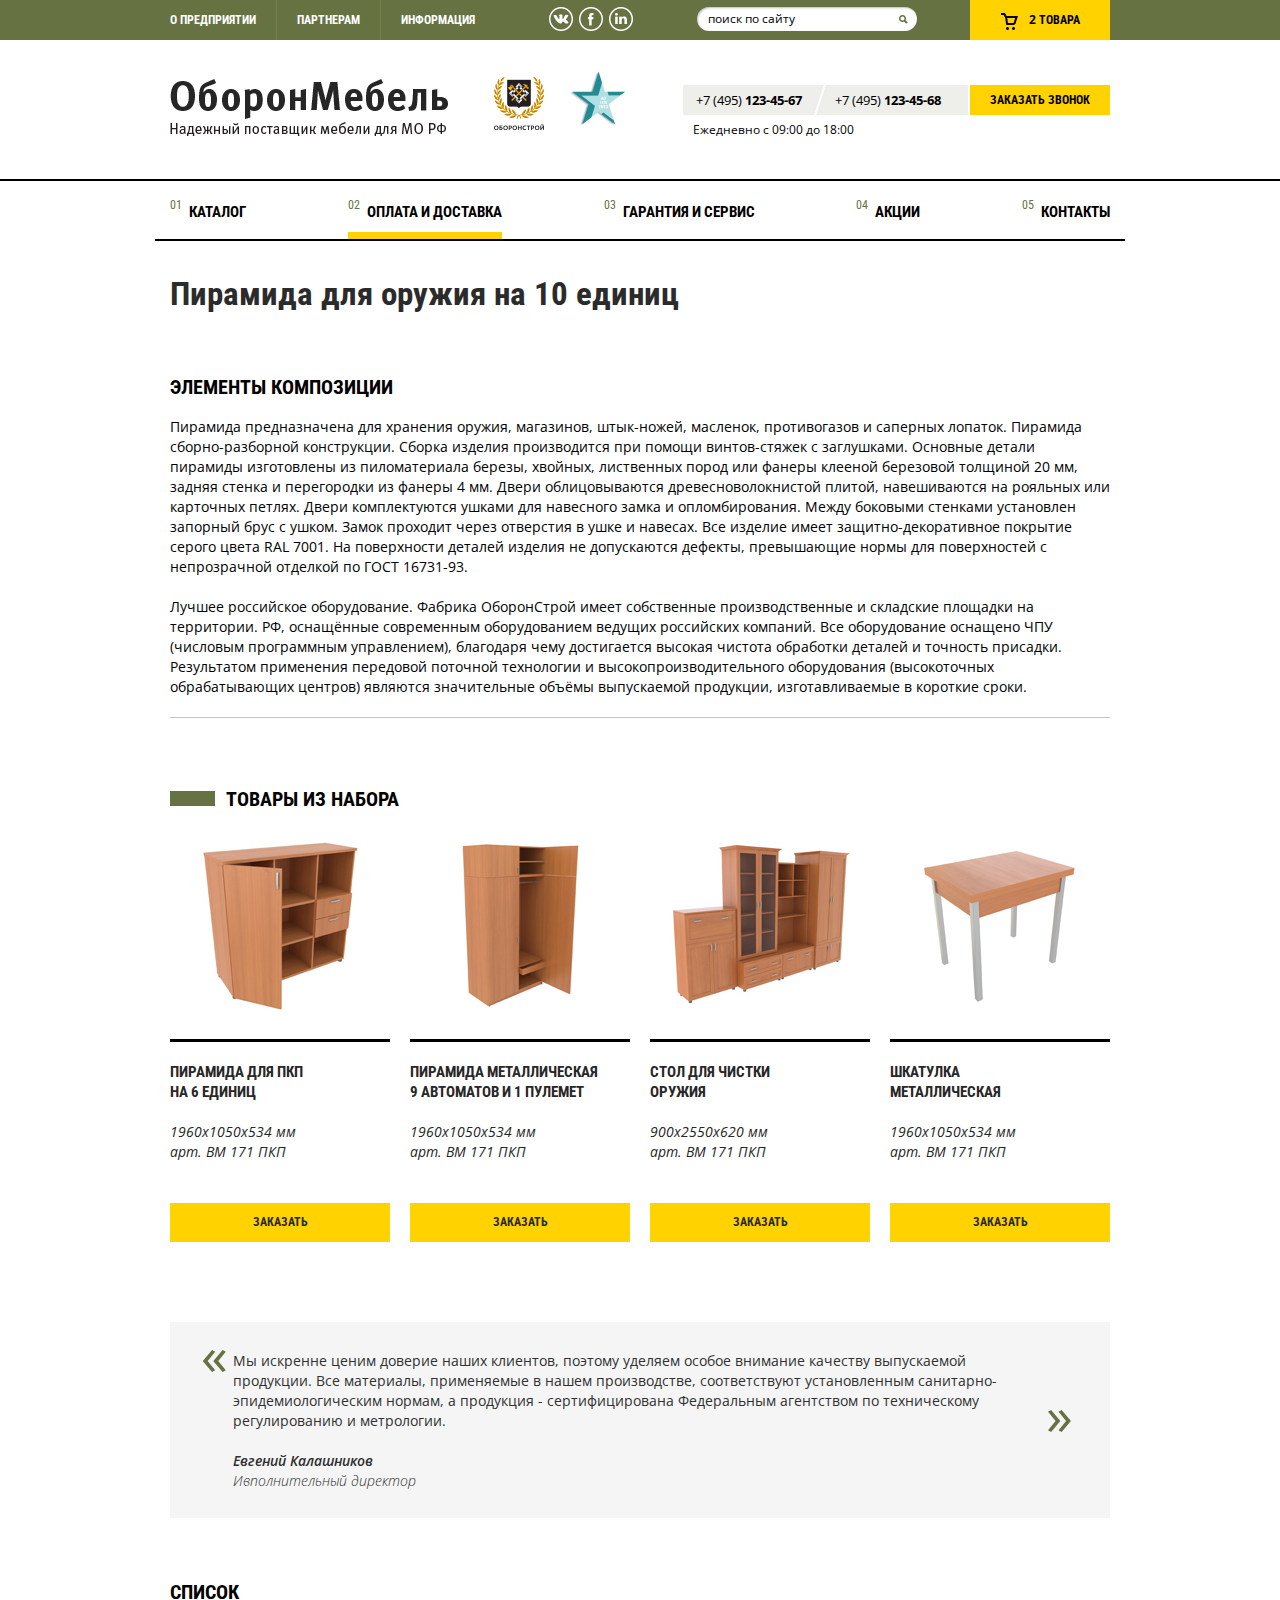
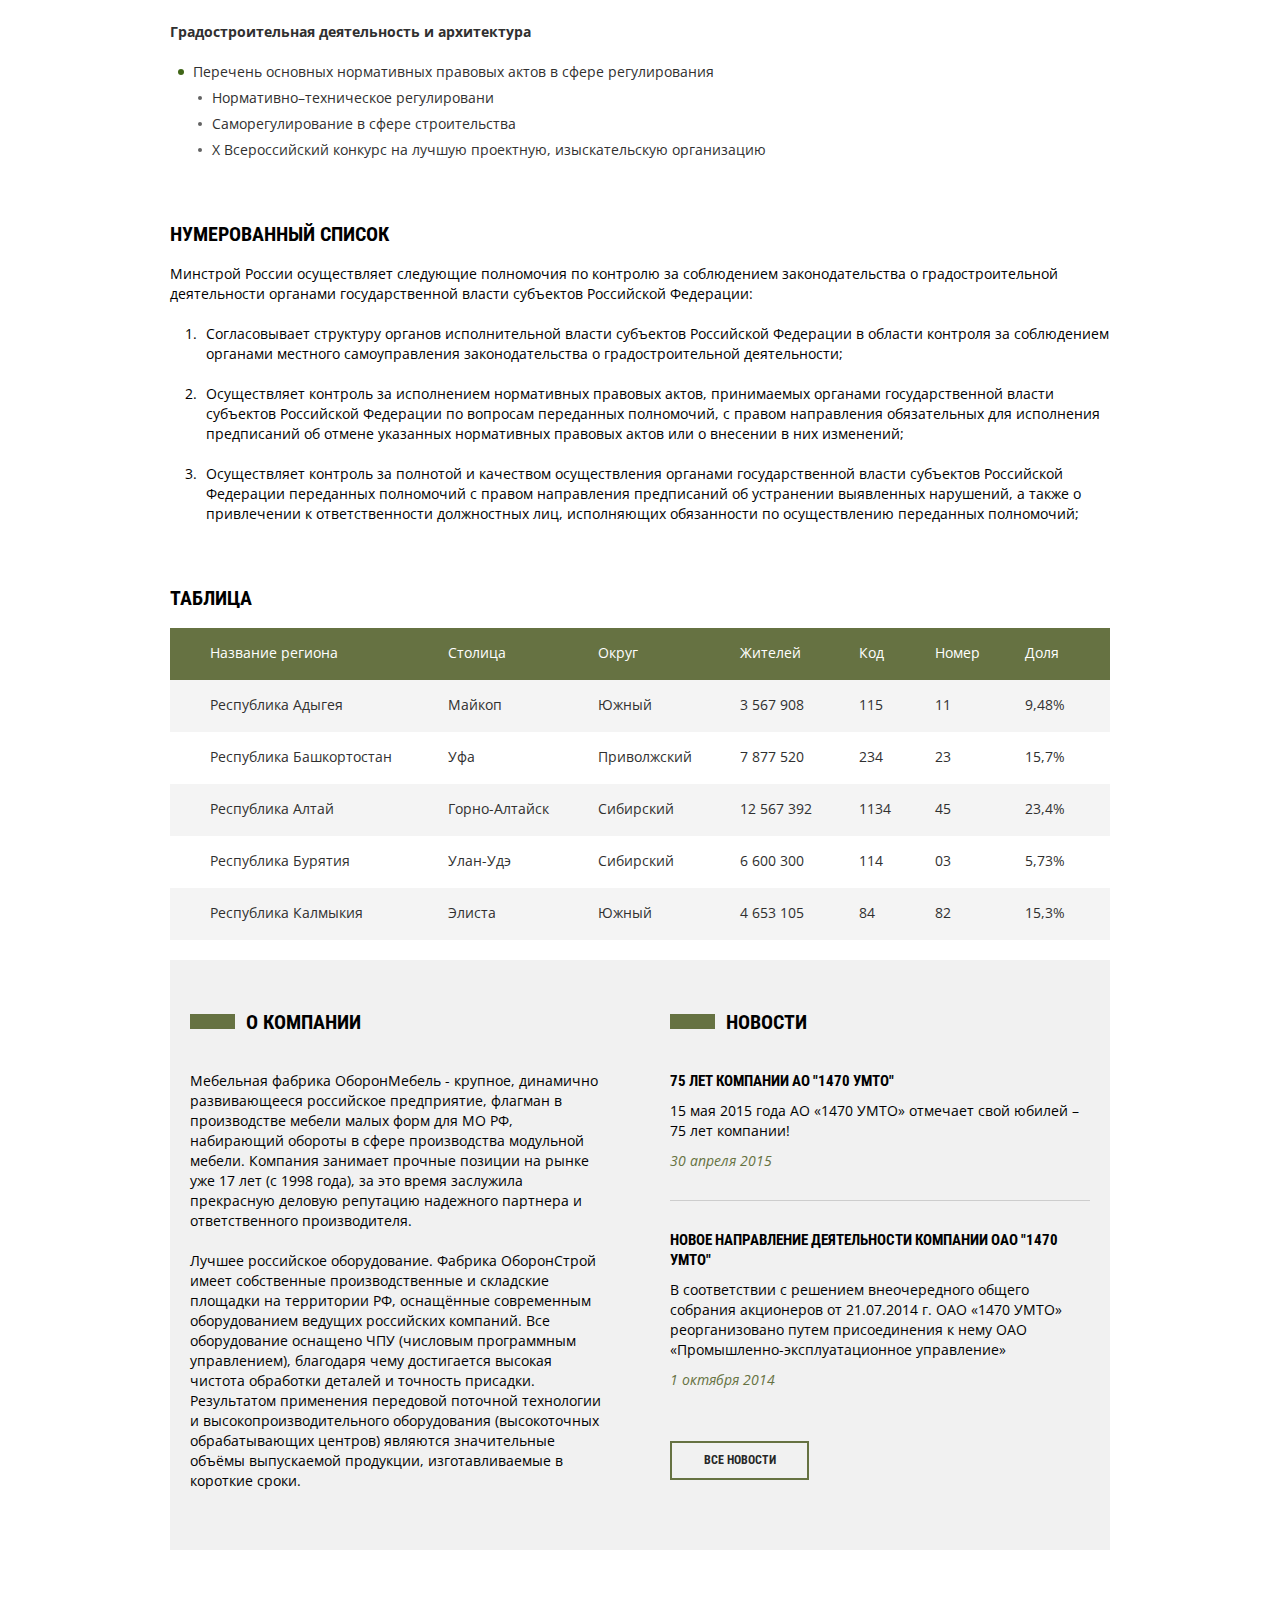
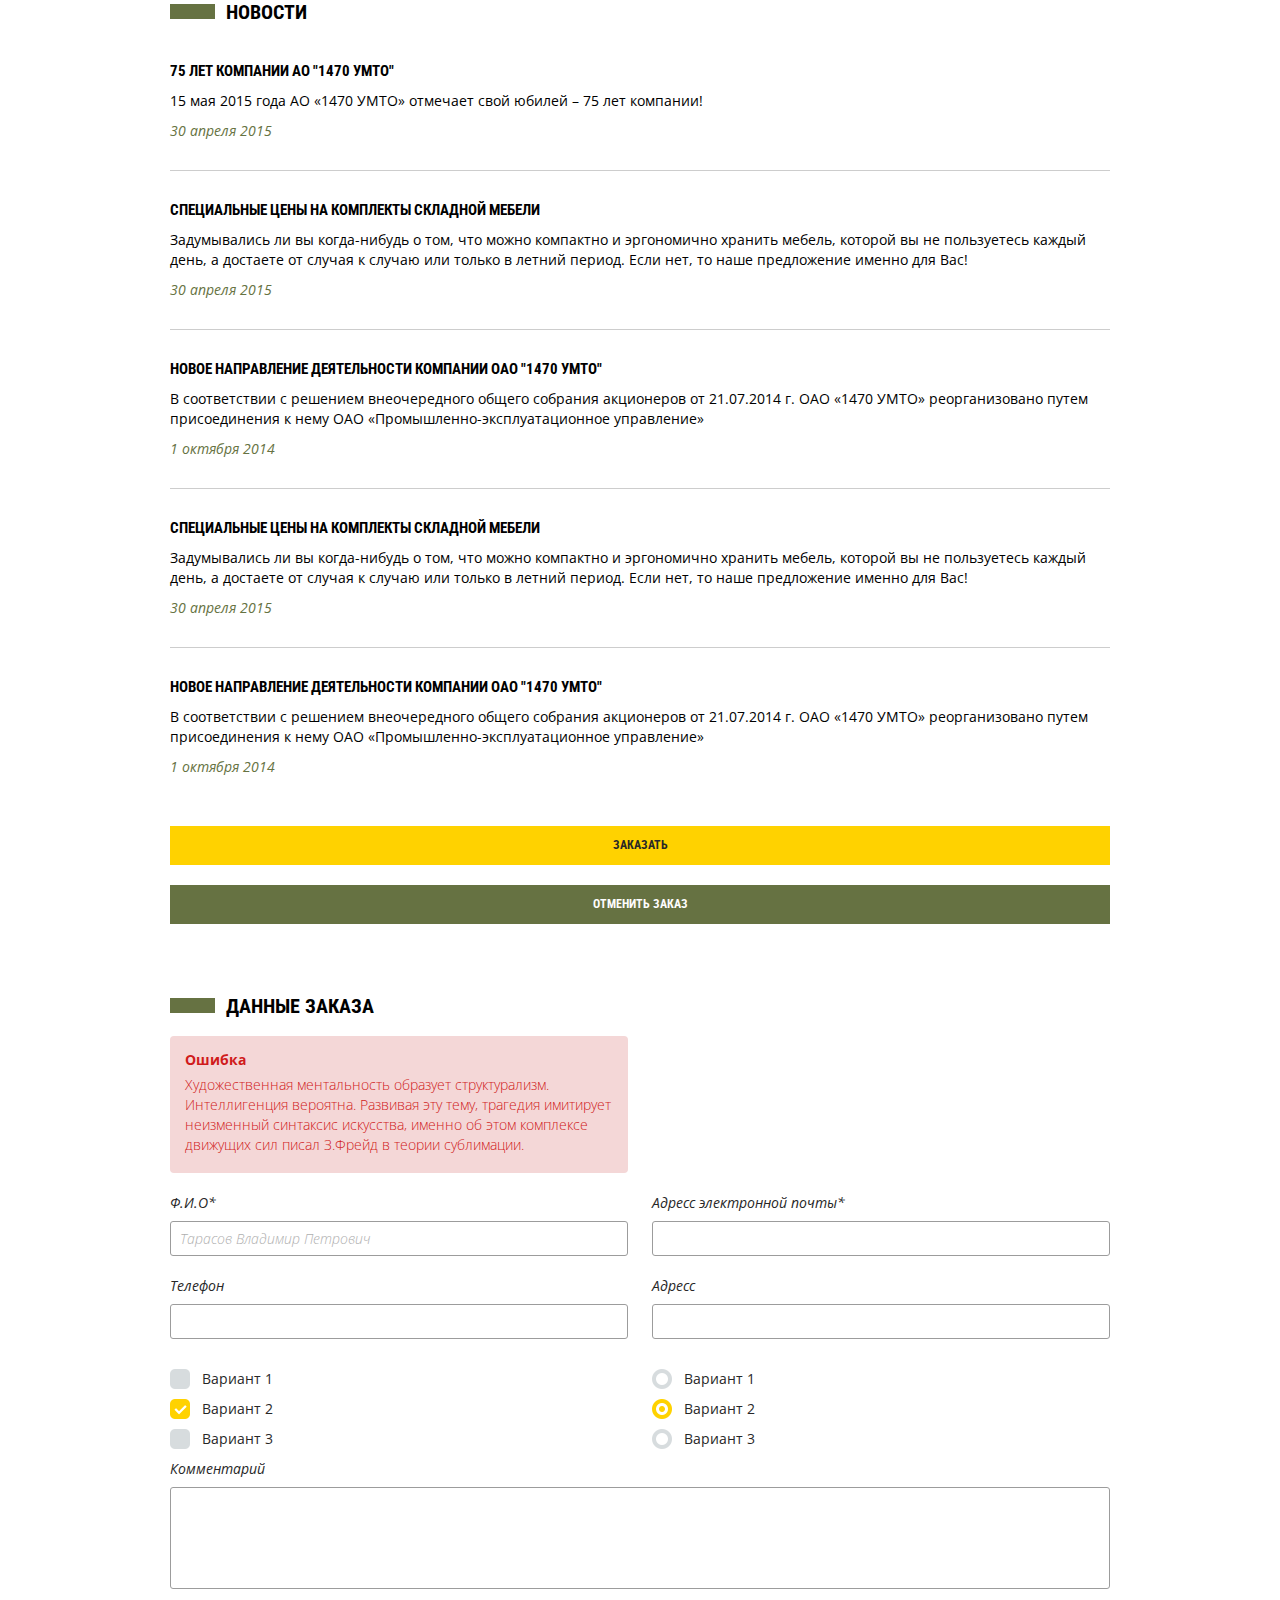
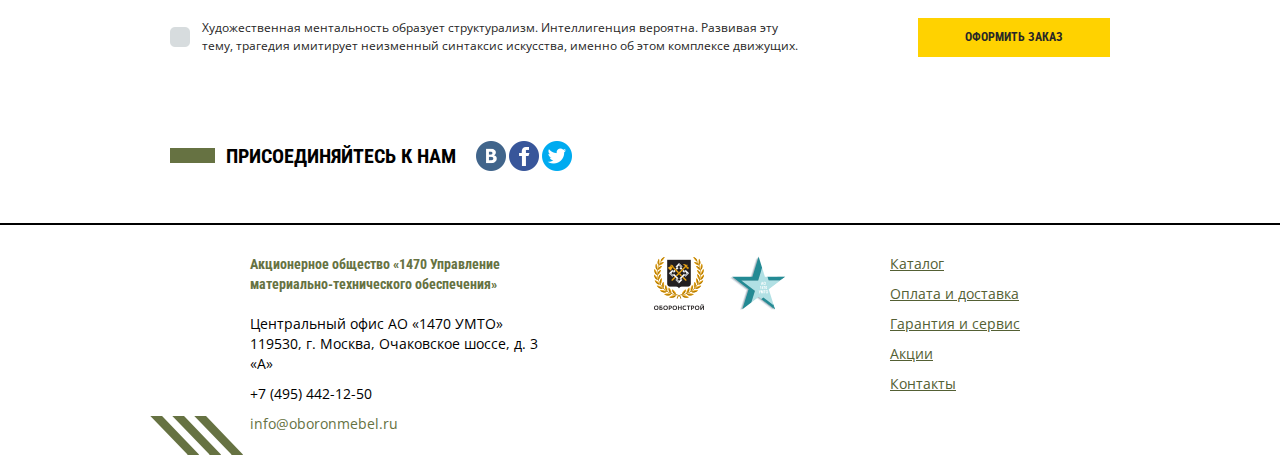
<file: typography.html>
<!DOCTYPE html>
<html>
    <head>
        <meta charset="utf-8" />
        <title>ОборонМебель</title>

        <link rel="stylesheet" href="https://fonts.googleapis.com/css?family=Roboto+Condensed:400,700|Open+Sans:300,300italic,400,400italic,600,600italic,700,700italic&subset=latin,cyrillic" />
        <link rel="stylesheet" href="css/styles.css" />
        <link rel="stylesheet" href="js/fancybox/jquery.fancybox.css">
        <link rel="stylesheet" href="css/print.css" media="print" />

        <script src="js/jquery-2.1.4.min.js"></script>
        <script src="js/jquery.validate.min.js"></script>
        <script src="js/jquery.maskedinput.min.js"></script>
        <script src="js/fancybox/jquery.fancybox.pack.js"></script>
        <script src="js/modernizr.custom.90364.js"></script>
        <script src="js/tools.js"></script>

        <meta name="viewport" content="width=device-width" />
    </head>

    <body>

        <!-- top -->
        <div class="top">
            <div class="top-inner">
                <div class="top-menu">
                    <ul>
                        <li><a href="#">О предприятии</a></li>
                        <li><a href="#">Партнерам</a></li>
                        <li><a href="#">Информация</a></li>
                    </ul>
                </div>

                <div class="top-menu-mobile">
                    <a href="#" class="top-menu-mobile-link">Меню</a>
                    <div class="top-menu-mobile-content">
                        <ul class="top-menu-mobile-nav">
                            <li>
                                <a href="#">Каталог<span></span></a>
                                <ul>
                                    <li><a href="#"><span><img src="images/slider-menu-icon-1.png" alt="" width="23" height="22" /></span>Мебель для воинских частей</a></li>
                                    <li><a href="#"><span><img src="images/slider-menu-icon-2.png" alt="" width="23" height="20" /></span>Мебель для офиса и музеев</a></li>
                                    <li><a href="#"><span><img src="images/slider-menu-icon-3.png" alt="" width="23" height="17" /></span>Мебель для служебного жилья</a></li>
                                    <li><a href="#"><span><img src="images/slider-menu-icon-4.png" alt="" width="21" height="22" /></span>Мебель для гостиниц и хостелов</a></li>
                                    <li><a href="#"><span><img src="images/slider-menu-icon-5.png" alt="" width="21" height="21" /></span>Скачать каталог</a></li>
                                    <li><a href="#">Компьютерные столы</a></li>
                                    <li><a href="#">Тумбы</a></li>
                                    <li><a href="#">Диваны</a></li>
                                    <li><a href="#">Письменные столы</a></li>
                                    <li><a href="#">Трибуны</a></li>
                                    <li><a href="#">Кровати</a></li>
                                    <li><a href="#">Шкафы</a></li>
                                    <li><a href="#">Антресоли</a></li>
                                    <li><a href="#">Кресла</a></li>
                                    <li><a href="#">Стулья</a></li>
                                    <li><a href="#">Полки</a></li>
                                    <li><a href="#">Стилажи</a></li>
                                    <li><a href="#">Табуреты</a></li>
                                    <li><a href="#">Витрины</a></li>
                                    <li><a href="#">Комоды</a></li>
                                </ul>
                            </li>
                            <li class="active"><a href="#">Оплата и доставка</a></li>
                            <li><a href="#">Гарантия и сервис</a></li>
                            <li><a href="#">Акции</a></li>
                            <li><a href="#">Контакты</a></li>
                        </ul>
                        <ul class="top-menu-mobile-add">
                            <li><a href="#">О предприятии</a></li>
                            <li><a href="#">Партнерам</a></li>
                            <li><a href="#">Информация</a></li>
                        </ul>
                    </div>
                </div>

                <div class="top-social">
                    <ul>
                        <li><a href="#" class="top-social-vk"></a></li>
                        <li><a href="#" class="top-social-fb"></a></li>
                        <li><a href="#" class="top-social-in"></a></li>
                    </ul>
                </div>

                <div class="top-cart">
                    <img src="images/top-cart-icon.png" alt="" width="17" height="17" />
                    <span>2</span> товара
                    <div class="top-cart-content">
                        <div class="top-cart-item">
                            <div class="top-cart-item-photo"><img src="files/top-cart-photo.jpg" alt="" width="38" height="51" /></div>
                            <div class="top-cart-item-name">
                                <div class="top-cart-item-name-title">Стол для чистки оружия</div>
                                <div class="top-cart-item-name-descr">ДСП, две дверцы</div>
                            </div>
                            <div class="top-cart-item-count">15 шт.</div>
                        </div>
                        <div class="top-cart-item">
                            <div class="top-cart-item-photo"><img src="files/top-cart-photo.jpg" alt="" width="38" height="51" /></div>
                            <div class="top-cart-item-name">
                                <div class="top-cart-item-name-title">Стол для чистки оружия</div>
                                <div class="top-cart-item-name-descr">ДСП, две дверцы</div>
                            </div>
                            <div class="top-cart-item-count">11 шт.</div>
                        </div>
                        <a href="#" class="top-cart-link">оформить заказ</a>
                    </div>
                </div>

                <div class="top-search">
                    <form action="#" method="post">
                        <div class="top-search-input"><input type="text" name="search" value="" placeholder="поиск по сайту" /></div>
                        <div class="top-search-submit"><input type="submit" value="" /></div>
                    </form>
                </div>

                <div class="top-search-mobile">
                    <a href="#" class="top-search-mobile-link"></a>
                    <form action="#" method="post">
                        <div class="top-search-mobile-submit"><input type="submit" value="" /></div>
                        <div class="top-search-mobile-input"><input type="text" name="search" value="" placeholder="Поиск" /></div>
                    </form>
                </div>
            </div>
        </div>
        <!-- top END -->

        <header>
            <div class="logo"><img src="images/logo.png" alt="" width="278" height="57" /></div>
            <div class="logo-2"><img src="images/logo-2.png" alt="" width="50" height="53" /></div>
            <div class="logo-3"><img src="images/logo-3.png" alt="" width="57" height="55" /></div>
            <div class="header-phones">
                <div class="header-phones-inner">
                    <div class="header-phones-content">
                        <div class="header-phones-item">+7 (495) <strong>123-45-67</strong></div>
                        <div class="header-phones-item">+7 (495) <strong>123-45-68</strong></div>
                    </div>
                    <a href="#" class="header-callback">Заказать звонок</a>
                    <div class="header-phones-callback">
                        <form action="windows/success.html" method="post">
                            <div class="header-phones-callback-field">
                                <div class="header-phones-callback-input"><input type="text" name="name" value="" placeholder="Ваше имя" class="required" /></div>
                            </div>
                            <div class="header-phones-callback-field">
                                <div class="header-phones-callback-input"><input type="text" name="phone" value="" placeholder="Телефон" class="required maskPhone" /></div>
                            </div>
                            <div class="form-checkbox"><div><input type="checkbox" name="agreement" class="required" />Я принимаю условия <a href="#">политики конфиденциальности</a></div></div>
                            <div class="header-phones-callback-submit"><input type="submit" value="Отправить" class="btn-order" /></div>
                        </form>
                        <div class="header-phones-callback-error">
                            <div class="header-phones-callback-error-title">произошла ошибка!</div>
                            <div class="header-phones-callback-error-text"></div>
                            <a href="#" class="header-phones-callback-error-close">закрыть</a>
                        </div>
                        <div class="header-phones-callback-success">
                            <div class="header-phones-callback-success-title">мы вам перезвоним</div>
                            <a href="#" class="header-phones-callback-success-close">закрыть</a>
                        </div>
                    </div>
                </div>
                <div class="header-phones-hint">Ежедневно с 09:00 до 18:00</div>
            </div>
        </header>

        <nav>
            <ul>
                <li>
                    <a href="#">Каталог</a>
                    <div class="nav-sub">
                        <ul class="nav-sub-links">
                            <li><a href="#"><span><img src="images/slider-menu-icon-1.png" alt="" width="23" height="22" /></span>мебель для воинских частей</a></li>
                            <li><a href="#"><span><img src="images/slider-menu-icon-2.png" alt="" width="23" height="20" /></span>мебель для офиса и музеев</a></li>
                            <li><a href="#"><span><img src="images/slider-menu-icon-3.png" alt="" width="23" height="17" /></span>мебель для служебного жилья</a></li>
                            <li><a href="#"><span><img src="images/slider-menu-icon-4.png" alt="" width="21" height="22" /></span>мебель для гостиниц и хостелов</a></li>
                            <li><a href="#"><span><img src="images/slider-menu-icon-5.png" alt="" width="21" height="21" /></span>скачать каталог</a></li>
                        </ul>
                        <ul class="nav-sub-sections">
                            <li><a href="#">Антресоль</a></li>
                            <li><a href="#">Вешалка</a></li>
                            <li><a href="#">Витрина</a></li>
                            <li><a href="#">Гардероб</a></li>
                            <li><a href="#">Доска</a></li>
                            <li><a href="#">Зеркало</a></li>
                            <li><a href="#">Комод</a></li>
                        </ul>
                        <ul class="nav-sub-sections">
                            <li><a href="#">Кровать</a></li>
                            <li><a href="#">Кушетка</a></li>
                            <li><a href="#">Место</a></li>
                            <li><a href="#">Набор</a></li>
                            <li><a href="#">Пирамида</a></li>
                            <li><a href="#">Подиум</a></li>
                            <li><a href="#">Подставка</a></li>
                        </ul>
                        <ul class="nav-sub-sections">
                            <li><a href="#">Полка</a></li>
                            <li><a href="#">Секция</a></li>
                            <li><a href="#">Скамья</a></li>
                            <li><a href="#">Стелла</a></li>
                            <li><a href="#">Стеллаж</a></li>
                            <li><a href="#">Стенка</a></li>
                            <li><a href="#">Стол</a></li>
                        </ul>
                        <ul class="nav-sub-sections">
                            <li><a href="#">Столешница</a></li>
                            <li><a href="#">Стул</a></li>
                            <li><a href="#">Табурет</a></li>
                            <li><a href="#">Трибуна</a></li>
                            <li><a href="#">Тумба</a></li>
                            <li><a href="#">Шкатулка</a></li>
                            <li><a href="#">Шкаф</a></li>
                        </ul>
                    </div>
                </li>
                <li class="active"><a href="#">Оплата и доставка</a></li>
                <li><a href="#">Гарантия и сервис</a></li>
                <li><a href="#">Акции</a></li>
                <li><a href="#">Контакты</a></li>
            </ul>
        </nav>

        <!-- content -->
        <div class="content">
            <h1>Пирамида для оружия на 10 единиц</h1>

            <h2>элементы композиции</h2>
            <p>Пирамида предназначена для хранения оружия, магазинов, штык-ножей, масленок, противогазов и саперных лопаток. Пирамида сборно-разборной конструкции. Сборка изделия производится при помощи винтов-стяжек с заглушками. Основные детали пирамиды изготовлены из пиломатериала березы, хвойных, лиственных пород или фанеры клееной березовой толщиной 20 мм, задняя стенка и перегородки из фанеры 4 мм. Двери облицовываются древесноволокнистой плитой, навешиваются на рояльных или карточных петлях. Двери комплектуются ушками для навесного замка и опломбирования. Между боковыми стенками установлен запорный брус с ушком. Замок проходит через отверстия в ушке и навесах. Все изделие имеет защитно-декоративное покрытие серого цвета RAL 7001. На поверхности деталей изделия не допускаются дефекты, превышающие нормы для поверхностей с непрозрачной отделкой по ГОСТ 16731-93.</p>
            <p>Лучшее российское оборудование. Фабрика ОборонСтрой имеет собственные производственные и складские площадки на территории. РФ, оснащённые современным оборудованием ведущих российских компаний. Все оборудование оснащено ЧПУ (числовым программным управлением), благодаря чему достигается высокая чистота обработки деталей и точность присадки. Результатом применения передовой поточной технологии и высокопроизводительного оборудования (высокоточных обрабатывающих центров) являются значительные объёмы выпускаемой продукции, изготавливаемые в короткие сроки.</p>
            <hr />
            <p>
                <span id="ya_share_counter2"></span>
                <script src="//yandex.st/share/share.js"></script>
                <script>
                    var yaShareCounter = new Ya.share({
                        'element': 'ya_share_counter2',
                        'theme': 'counter',
                        'elementStyle': {'quickServices': ['vkontakte', 'facebook', 'twitter'], 'type': 'small'}
                     });
                </script>
            </p>

            <!-- set -->
            <div class="set">
                <div class="best-title">Товары из набора</div>
                <div class="best-list">
                    <div class="best-item">
                        <div class="best-item-img"><img src="files/best-1.jpg" alt="" width="155" height="169" /></div>
                        <div class="best-item-title">Пирамида для ПКП<br />на 6 единиц</div>
                        <div class="best-item-text">1960х1050х534 мм<br />арт. ВМ 171 ПКП</div>
                        <div class="best-item-link"><div class="btn-order">ЗАказать</div></div>
                        <div class="best-item-detail">
                            <div class="best-item-detail-photos">
                                <div class="best-item-detail-photo-big"><a href="#"><img src="files/best-item-detail-big-1.jpg" alt="" /></a></div>
                                <div class="best-item-detail-photo-preview">
                                    <a href="files/best-item-detail-big-1.jpg"><img src="files/best-item-detail-preview.jpg" alt="" width="58" height="48" /></a>
                                    <a href="files/best-item-detail-big-2.jpg"><img src="files/best-item-detail-preview.jpg" alt="" width="58" height="48" /></a>
                                    <a href="files/best-item-detail-big-3.jpg"><img src="files/best-item-detail-preview.jpg" alt="" width="58" height="48" /></a>
                                </div>
                            </div>
                            <div class="best-item-detail-title"><a href="#">Шкаф для личных вещей ШЛ70</a></div>
                            <div class="best-item-detail-text">
                                <dl>
                                    <dt>Артикул:</dt>
                                    <dd>5М 123БК</dd>

                                    <dt>Размер:</dt>
                                    <dd>1960х1400х360 мм</dd>

                                    <dt>Цвет:</dt>
                                    <dd>Ольха</dd>
                                </dl>
                            </div>
                            <form action="windows/basket.html" method="post" class="best-item-detail-ctrl">
                                <div class="detail-count">
                                    <a href="#" class="detail-count-dec"></a>
                                    <input type="text" name="count" value="156" />
                                    <a href="#" class="detail-count-inc"></a>
                                </div>
                                <div class="best-item-detail-buy"><input type="submit" class="btn-order" value="заказать" /></div>
                            </form>
                        </div>
                    </div>
                    <div class="best-item">
                        <div class="best-item-img"><img src="files/best-2.jpg" alt="" width="120" height="163" /></div>
                        <div class="best-item-title">ПИРАМИДА МЕТАЛЛИЧЕСКАЯ<br />9 АВТОМАТОВ И 1 ПУЛЕМЕТ</div>
                        <div class="best-item-text">1960х1050х534 мм<br />арт. ВМ 171 ПКП</div>
                        <div class="best-item-link"><div class="btn-order">ЗАказать</div></div>
                        <div class="best-item-detail">
                            <div class="best-item-detail-photos">
                                <div class="best-item-detail-photo-big"><a href="#"><img src="files/best-item-detail-big-1.jpg" alt="" /></a></div>
                                <div class="best-item-detail-photo-preview">
                                    <a href="files/best-item-detail-big-1.jpg"><img src="files/best-item-detail-preview.jpg" alt="" width="58" height="48" /></a>
                                    <a href="files/best-item-detail-big-2.jpg"><img src="files/best-item-detail-preview.jpg" alt="" width="58" height="48" /></a>
                                    <a href="files/best-item-detail-big-3.jpg"><img src="files/best-item-detail-preview.jpg" alt="" width="58" height="48" /></a>
                                </div>
                            </div>
                            <div class="best-item-detail-title"><a href="#">Шкаф для личных вещей ШЛ70</a></div>
                            <div class="best-item-detail-text">
                                <dl>
                                    <dt>Артикул:</dt>
                                    <dd>5М 123БК</dd>

                                    <dt>Размер:</dt>
                                    <dd>1960х1400х360 мм</dd>

                                    <dt>Цвет:</dt>
                                    <dd>Ольха</dd>
                                </dl>
                            </div>
                            <form action="windows/basket.html" method="post" class="best-item-detail-ctrl">
                                <div class="detail-count">
                                    <a href="#" class="detail-count-dec"></a>
                                    <input type="text" name="count" value="156" />
                                    <a href="#" class="detail-count-inc"></a>
                                </div>
                                <div class="best-item-detail-buy"><input type="submit" class="btn-order" value="заказать" /></div>
                            </form>
                        </div>
                    </div>
                    <div class="best-item">
                        <div class="best-item-img"><img src="files/best-3.jpg" alt="" width="179" height="162" /></div>
                        <div class="best-item-title">СТОЛ ДЛЯ ЧИСТКИ<br />ОРУЖИЯ</div>
                        <div class="best-item-text">900х2550х620 мм<br />арт. ВМ 171 ПКП</div>
                        <div class="best-item-link"><div class="btn-order">ЗАказать</div></div>
                        <div class="best-item-detail">
                            <div class="best-item-detail-photos">
                                <div class="best-item-detail-photo-big"><a href="#"><img src="files/best-item-detail-big-1.jpg" alt="" /></a></div>
                                <div class="best-item-detail-photo-preview">
                                    <a href="files/best-item-detail-big-1.jpg"><img src="files/best-item-detail-preview.jpg" alt="" width="58" height="48" /></a>
                                    <a href="files/best-item-detail-big-2.jpg"><img src="files/best-item-detail-preview.jpg" alt="" width="58" height="48" /></a>
                                    <a href="files/best-item-detail-big-3.jpg"><img src="files/best-item-detail-preview.jpg" alt="" width="58" height="48" /></a>
                                </div>
                            </div>
                            <div class="best-item-detail-title"><a href="#">Шкаф для личных вещей ШЛ70</a></div>
                            <div class="best-item-detail-text">
                                <dl>
                                    <dt>Артикул:</dt>
                                    <dd>5М 123БК</dd>

                                    <dt>Размер:</dt>
                                    <dd>1960х1400х360 мм</dd>

                                    <dt>Цвет:</dt>
                                    <dd>Ольха</dd>
                                </dl>
                            </div>
                            <form action="windows/basket.html" method="post" class="best-item-detail-ctrl">
                                <div class="detail-count">
                                    <a href="#" class="detail-count-dec"></a>
                                    <input type="text" name="count" value="156" />
                                    <a href="#" class="detail-count-inc"></a>
                                </div>
                                <div class="best-item-detail-buy"><input type="submit" class="btn-order" value="заказать" /></div>
                            </form>
                        </div>
                    </div>
                    <div class="best-item">
                        <div class="best-item-img"><img src="files/best-4.jpg" alt="" width="152" height="155" /></div>
                        <div class="best-item-title">ШКАТУЛКА<br />МЕТАЛЛИЧЕСКАЯ</div>
                        <div class="best-item-text">1960х1050х534 мм<br />арт. ВМ 171 ПКП</div>
                        <div class="best-item-link"><div class="btn-order">ЗАказать</div></div>
                        <div class="best-item-detail">
                            <div class="best-item-detail-photos">
                                <div class="best-item-detail-photo-big"><a href="#"><img src="files/best-item-detail-big-1.jpg" alt="" /></a></div>
                                <div class="best-item-detail-photo-preview">
                                    <a href="files/best-item-detail-big-1.jpg"><img src="files/best-item-detail-preview.jpg" alt="" width="58" height="48" /></a>
                                    <a href="files/best-item-detail-big-2.jpg"><img src="files/best-item-detail-preview.jpg" alt="" width="58" height="48" /></a>
                                    <a href="files/best-item-detail-big-3.jpg"><img src="files/best-item-detail-preview.jpg" alt="" width="58" height="48" /></a>
                                </div>
                            </div>
                            <div class="best-item-detail-title"><a href="#">Шкаф для личных вещей ШЛ70</a></div>
                            <div class="best-item-detail-text">
                                <dl>
                                    <dt>Артикул:</dt>
                                    <dd>5М 123БК</dd>

                                    <dt>Размер:</dt>
                                    <dd>1960х1400х360 мм</dd>

                                    <dt>Цвет:</dt>
                                    <dd>Ольха</dd>
                                </dl>
                            </div>
                            <form action="windows/basket.html" method="post" class="best-item-detail-ctrl">
                                <div class="detail-count">
                                    <a href="#" class="detail-count-dec"></a>
                                    <input type="text" name="count" value="156" />
                                    <a href="#" class="detail-count-inc"></a>
                                </div>
                                <div class="best-item-detail-buy"><input type="submit" class="btn-order" value="заказать" /></div>
                            </form>
                        </div>
                    </div>
                </div>
            </div>
            <!-- set END -->

            <blockquote>
                <div class="blockquote-text">Мы искренне ценим доверие наших клиентов, поэтому уделяем особое внимание качеству выпускаемой продукции. Все материалы, применяемые в нашем производстве, соответствуют установленным санитарно-эпидемиологическим нормам, а продукция - сертифицирована Федеральным агентством по техническому регулированию и метрологии.</div>
                <div class="blockquote-author">Евгений Калашников</div>
                <div class="blockquote-author-post">Ивполнительный директор</div>
            </blockquote>

            <h2>список</h2>
            <h4>Градостроительная деятельность и архитектура</h4>
            <ul>
                <li>
                    Перечень основных нормативных правовых актов в сфере регулирования
                    <ul>
                        <li>Нормативно–техническое регулировани</li>
                        <li>Саморегулирование в сфере строительства</li>
                        <li>X Всероссийский конкурс на лучшую проектную, изыскательскую организацию</li>
                    </ul>
                </li>
            </ul>
            <h2>нумерованный список</h2>
            <p>Минстрой России осуществляет следующие полномочия по контролю за соблюдением законодательства о градостроительной деятельности органами государственной власти субъектов Российской Федерации:</p>
            <ol>
                <li>Согласовывает структуру органов исполнительной власти субъектов Российской Федерации в области контроля за соблюдением органами местного самоуправления законодательства о градостроительной деятельности;</li>
                <li>Осуществляет контроль за исполнением нормативных правовых актов, принимаемых органами государственной власти субъектов Российской Федерации по вопросам переданных полномочий, с правом направления обязательных для исполнения предписаний об отмене указанных нормативных правовых актов или о внесении в них изменений;</li>
                <li>Осуществляет контроль за полнотой и качеством осуществления органами государственной власти субъектов Российской Федерации переданных полномочий с правом направления предписаний об устранении выявленных нарушений, а также о привлечении к ответственности должностных лиц, исполняющих обязанности по осуществлению переданных полномочий;</li>
            </ol>
            <h2>таблица</h2>

            <table>
                <thead>
                    <tr>
                        <th>Название региона</th>
                        <th>Столица</th>
                        <th>Округ</th>
                        <th>Жителей</th>
                        <th>Код</th>
                        <th>Номер</th>
                        <th>Доля</th>
                    </tr>
                </thead>
                <tbody>
                    <tr>
                        <td>Республика Адыгея</td>
                        <td>Майкоп</td>
                        <td>Южный</td>
                        <td>3 567 908</td>
                        <td>115</td>
                        <td>11</td>
                        <td>9,48%</td>
                    </tr>
                    <tr>
                        <td>Республика Башкортостан</td>
                        <td>Уфа</td>
                        <td>Приволжский</td>
                        <td>7 877 520</td>
                        <td>234</td>
                        <td>23</td>
                        <td>15,7%</td>
                    </tr>
                    <tr>
                        <td>Республика Алтай</td>
                        <td>Горно-Алтайск</td>
                        <td>Сибирский</td>
                        <td>12 567 392</td>
                        <td>1134</td>
                        <td>45</td>
                        <td>23,4%</td>
                    </tr>
                    <tr>
                        <td>Республика Бурятия</td>
                        <td>Улан-Удэ</td>
                        <td>Сибирский</td>
                        <td>6 600 300</td>
                        <td>114</td>
                        <td>03</td>
                        <td>5,73%</td>
                    </tr>
                    <tr>
                        <td>Республика Калмыкия</td>
                        <td>Элиста</td>
                        <td>Южный</td>
                        <td>4 653 105</td>
                        <td>84</td>
                        <td>82</td>
                        <td>15,3%</td>
                    </tr>
                </tbody>
            </table>

            <!-- main -->
            <div class="main">
                <div class="main-inner">
                    <div class="main-about">
                        <div class="main-title">О компании</div>
                        <div class="main-about-text">
                            <p>Мебельная фабрика ОборонМебель - крупное, динамично развивающееся российское предприятие, флагман в производстве мебели малых форм для МО РФ, набирающий обороты в сфере производства модульной мебели. Компания занимает прочные позиции на рынке уже 17 лет (с 1998 года), за это время заслужила прекрасную деловую репутацию надежного партнера и ответственного производителя.</p>
                            <p>Лучшее российское оборудование. Фабрика ОборонСтрой имеет собственные производственные и складские площадки на территории РФ, оснащённые современным оборудованием ведущих российских компаний. Все оборудование оснащено ЧПУ (числовым программным управлением), благодаря чему достигается высокая чистота обработки деталей и точность присадки. Результатом применения передовой поточной технологии и высокопроизводительного оборудования (высокоточных обрабатывающих центров) являются значительные объёмы выпускаемой продукции, изготавливаемые в короткие сроки.</p>
                        </div>
                    </div>

                    <div class="main-news">
                        <div class="main-title">Новости</div>
                        <div class="main-news-list">
                            <div class="main-news-content">
                                <div class="main-news-item">
                                    <a href="#">
                                        <div class="main-news-item-name">75 лет компании АО "1470 УМТО"</div>
                                        <div class="main-news-item-anonce">15 мая 2015 года АО «1470 УМТО» отмечает свой юбилей – 75 лет компании!</div>
                                    </a>
                                    <div class="main-news-item-date">30 апреля 2015</div>
                                </div>
                                <div class="main-news-item">
                                    <a href="#">
                                        <div class="main-news-item-name">Новое направление деятельности компании ОАО "1470 УМТО"</div>
                                        <div class="main-news-item-anonce">В соответствии с решением внеочередного общего собрания акционеров от 21.07.2014 г. ОАО «1470 УМТО» реорганизовано путем присоединения к нему ОАО «Промышленно-эксплуатационное управление»</div>
                                    </a>
                                    <div class="main-news-item-date">1 октября 2014</div>
                                </div>
                            </div>
                            <a href="#" class="main-news-prev"></a>
                            <a href="#" class="main-news-next"></a>
                        </div>
                        <div class="main-news-all"><a href="#">все новости</a></div>
                    </div>
                </div>
            </div>
            <!-- main END -->

            <div class="main-title">Новости</div>
            <div class="main-news-list">
                <div class="main-news-item">
                    <a href="#">
                        <h3>75 лет компании АО "1470 УМТО"</h3>
                        <div class="main-news-item-anonce">15 мая 2015 года АО «1470 УМТО» отмечает свой юбилей – 75 лет компании!</div>
                    </a>
                    <div class="main-news-item-date">30 апреля 2015</div>
                </div>
                <div class="main-news-item">
                    <a href="#">
                        <h3>Специальные цены на комплекты складной мебели</h3>
                        <div class="main-news-item-anonce">Задумывались ли вы когда-нибудь о том, что можно компактно и эргономично хранить мебель, которой вы не пользуетесь каждый день, а достаете от случая к случаю или только в летний период. Если нет, то наше предложение именно для Вас!</div>
                    </a>
                    <div class="main-news-item-date">30 апреля 2015</div>
                </div>
                <div class="main-news-item">
                    <a href="#">
                        <div class="main-news-item-name">Новое направление деятельности компании ОАО "1470 УМТО"</div>
                        <div class="main-news-item-anonce">В соответствии с решением внеочередного общего собрания акционеров от 21.07.2014 г. ОАО «1470 УМТО» реорганизовано путем присоединения к нему ОАО «Промышленно-эксплуатационное управление»</div>
                    </a>
                    <div class="main-news-item-date">1 октября 2014</div>
                </div>
                <div class="main-news-item">
                    <a href="#">
                        <h3>Специальные цены на комплекты складной мебели</h3>
                        <div class="main-news-item-anonce">Задумывались ли вы когда-нибудь о том, что можно компактно и эргономично хранить мебель, которой вы не пользуетесь каждый день, а достаете от случая к случаю или только в летний период. Если нет, то наше предложение именно для Вас!</div>
                    </a>
                    <div class="main-news-item-date">30 апреля 2015</div>
                </div>
                <div class="main-news-item">
                    <a href="#">
                        <div class="main-news-item-name">Новое направление деятельности компании ОАО "1470 УМТО"</div>
                        <div class="main-news-item-anonce">В соответствии с решением внеочередного общего собрания акционеров от 21.07.2014 г. ОАО «1470 УМТО» реорганизовано путем присоединения к нему ОАО «Промышленно-эксплуатационное управление»</div>
                    </a>
                    <div class="main-news-item-date">1 октября 2014</div>
                </div>
            </div>

            <p><a href="#" class="btn-order">ЗАказать</a></p>
            <p><a href="#" class="btn-cancel">отменить заказ</a></p>

            <div class="main-title">данные заказа</div>
            <form action="#" method="post">

                <!-- cols -->
                <div class="cols">
                    <div class="col">
                        <div class="form-error">
                            <div class="form-error-title">Ошибка</div>
                            <div class="form-error-text">Художественная ментальность образует структурализм. Интеллигенция вероятна. Развивая эту тему, трагедия имитирует неизменный синтаксис искусства, именно об этом комплексе движущих сил писал З.Фрейд в теории сублимации.</div>
                        </div>
                    </div>
                </div>
                <!-- cols END -->

                <!-- cols -->
                <div class="cols">
                    <div class="col">

                        <div class="form-field">
                            <div class="form-label">Ф.И.О*</div>
                            <div class="form-input"><input type="text" name="name" value="" placeholder="Тарасов Владимир Петрович" class="required" /></div>
                        </div>

                    </div>

                    <div class="col">

                        <div class="form-field">
                            <div class="form-label">Адресс электронной почты*</div>
                            <div class="form-input"><input type="text" name="email" value="" class="required email" /></div>
                        </div>

                    </div>
                </div>
                <!-- cols END -->

                <!-- cols -->
                <div class="cols">
                    <div class="col">

                        <div class="form-field">
                            <div class="form-label">Телефон</div>
                            <div class="form-input"><input type="text" name="phone" value="" class="maskPhone" /></div>
                        </div>

                    </div>

                    <div class="col">

                        <div class="form-field">
                            <div class="form-label">Адресс</div>
                            <div class="form-input"><input type="text" name="address" value="" /></div>
                        </div>

                    </div>
                </div>
                <!-- cols END -->

                <!-- cols -->
                <div class="cols">
                    <div class="col">

                        <div class="form-checkbox"><div><input type="checkbox" name="checkbox1" />Вариант 1</div></div>
                        <div class="form-checkbox"><div><input type="checkbox" name="checkbox2" checked="checked" />Вариант 2</div></div>
                        <div class="form-checkbox"><div><input type="checkbox" name="checkbox3" />Вариант 3</div></div>

                    </div>

                    <div class="col">

                        <div class="form-radio"><div><input type="radio" name="radio" value="1" />Вариант 1</div></div>
                        <div class="form-radio"><div><input type="radio" name="radio" value="2" checked="checked" />Вариант 2</div></div>
                        <div class="form-radio"><div><input type="radio" name="radio" value="3" />Вариант 3</div></div>

                    </div>
                </div>
                <!-- cols END -->

                <div class="form-field">
                    <div class="form-label">Комментарий</div>
                    <div class="form-input"><textarea name="comments" rows="5" cols="10"></textarea></div>
                </div>

                <div class="form-ctrl">
                    <div class="form-rules">
                        <div class="form-checkbox"><div><input type="checkbox" name="checkbox1" />Художественная ментальность образует структурализм. Интеллигенция вероятна. Развивая эту тему, трагедия имитирует неизменный синтаксис искусства, именно об этом комплексе движущих.</div></div>
                    </div>
                    <div class="form-submit"><input type="submit" value="оформить заказ" class="btn-order" /></div>
                </div>

            </form>

        </div>
        <!-- content END -->

        <!-- social -->
        <div class="social">
            <div class="social-title">Присоединяйтесь<span> к нам</span></div>
            <a href="#" class="social-vk"></a>
            <a href="#" class="social-fb"></a>
            <a href="#" class="social-tw"></a>
            <div class="social-likes">
                <script src="//yandex.st/share/share.js"></script>
                <span id="ya_share_counter"></span>
                <script>
                    var yaShareCounter = new Ya.share({
                        'element': 'ya_share_counter',
                        'elementStyle': {'quickServices':  ['vkontakte', 'facebook', 'twitter', 'gplus'], 'type': 'small'},
                        'theme': 'counter'
                     });
                </script>
            </div>
        </div>
        <!-- social END -->

        <footer>
            <div class="footer-menu">
                <ul>
                    <li><a href="#">Каталог</a></li>
                    <li><a href="#">Оплата и доставка</a></li>
                    <li><a href="#">Гарантия и сервис</a></li>
                    <li><a href="#">Акции</a></li>
                    <li><a href="#">Контакты</a></li>
                </ul>
            </div>

            <div class="footer-contacts">
                <div class="footer-contacts-title">Акционерное общество «1470 Управление материально-технического обеспечения»</div>
                <div class="footer-contacts-office">Центральный офис АО «1470 УМТО»</div>
                <div class="footer-contacts-address">119530, г. Москва, Очаковское шоссе, д. 3 «А»</div>
                <div class="footer-contacts-phone">+7 (495) 442-12-50</div>
                <div class="footer-contacts-email"><a href="mailto:info@oboronmebel.ru">info@oboronmebel.ru</a></div>
            </div>
            <div class="logo-2"><img src="images/logo-2.png" alt="" width="50" height="53" /></div>
            <div class="logo-3"><img src="images/logo-3.png" alt="" width="57" height="55" /></div>
        </footer>

    </body>
</html>
</file>
<file: css/styles.css>
body {min-width:320px; margin:0; padding:0; font:14px/20px "Open Sans", sans-serif; color:#000; background:#fff}
body.open-menu-mobile {height:100%; overflow:hidden}
body.open-menu-mobile:after {content:""; display:block; width:100%; height:100%; position:fixed; left:0; top:0; z-index:10; background:rgba(255, 255, 255, .5)}

a {color:#000; outline:none}

img {border:none}

p {margin:20px 0; padding:0}
h1 {font:bold 33px/39px "Roboto Condensed", sans-serif; color:#2b2b2b; margin:33px 0; padding:0}
h2 {font:bold 20px/20px "Roboto Condensed", sans-serif; margin:64px 0 20px 0; padding:0; text-transform:uppercase}
h3 {font:bold 15px/20px "Roboto Condensed", sans-serif; margin:20px 0; padding:0; text-transform:uppercase}
h4 {font-weight:bold; font-size:14px; line-height:20px; margin:20px 0; padding:0; color:#303030}
hr {margin:20px 0; padding:0; outline:none; border:none; height:1px; background:#c2c2c2}
ul {margin:20px 0; padding:0; list-style:none; color:#303030}
ul li {margin:20px 0; padding:0 0 0 23px; position:relative}
ul li:before {content:""; display:block; position:absolute; left:8px; top:7px; width:6px; height:6px; background:#406618; border-radius:3px}
ul ul {margin:0}
ul li li {margin:6px 0; padding:0 0 0 19px}
ul li li:before {left:5px; top:8px; width:4px; height:4px; background:#636363; border-radius:2px}
ol {margin:20px 0; padding:0; list-style:none; counter-reset:point}
ol li {margin:20px 0; padding:0 0 0 36px; position:relative}
ol li:before {content:counter(point)'.'; counter-increment:point 1; left:15px; position:absolute; top:0}
table {margin:20px 0; width:100%; border-collapse:collapse}
th {vertical-align:top; text-align:left; color:#fff; text-align:left; background:#667242; font-weight:normal; padding:15px 40px 17px 40px}
th+th {padding-left:0}
td {vertical-align:top; color:#303030; padding:15px 40px 17px 40px}
td+td {padding-left:0}
tr:nth-child(odd) {background:#f4f4f4}

form {margin:20px 0; padding:0}

blockquote {margin:20px 0; padding:29px 63px 27px 63px; background:#f5f5f5; color:#303030; font-size:14px; line-height:20px}
.blockquote-text {position:relative}
.blockquote-text:before {content:"«"; position:absolute; left:-32px; top:-24px; font-size:54px; line-height:54px; color:#667242}
.blockquote-text:after {content:"»"; position:absolute; right:-26px; bottom:-10px; font-size:54px; line-height:54px; color:#667242}
.blockquote-author {font-style:italic; font-weight:600; padding:20px 0 0 0}
.blockquote-author-post {font-style:italic; font-weight:300}

@media (max-width:940px) {
    h1 {text-align:center}
    th {padding-left:5px; padding-right:5px}
    th+th {padding-left:0}
    td {padding-left:5px; padding-right:5px}
    td+td {padding-left:0}
    blockquote {padding-left:30px; padding-right:30px}
    .blockquote-text:before,
    .blockquote-text:after {display:none}
}

.top {background:#667242}
.top-inner {max-width:940px; margin:0 auto}
.top-inner:after {content:"."; display:block; clear:both; visibility:hidden; height:0}

.top-menu {float:left; text-transform:uppercase; margin:0 0 0 -20px}
.top-menu ul {margin:0; padding:0; list-style:none}
.top-menu ul li {float:left; margin:0; padding:0; border-left:1px solid #75824c; height:40px; font:bold 12px/40px "Roboto Condensed", sans-serif}
.top-menu ul li:before {display:none}
.top-menu ul li:first-child {border-left:0}
.top-menu ul li a {text-decoration:none; color:#fff; display:block; padding:0 20px; height:40px}
.top-menu ul li a:hover {background:#a2bd4e}

.top-menu-mobile {display:none}

.top-social {float:left; padding:7px 0 0 54px}
.top-social ul {margin:0; padding:0; list-style:none}
.top-social ul li {float:left; margin:0; padding:0 6px 0 0}
.top-social ul li:before {display:none}
.top-social ul li a {display:block; width:24px; height:24px; background:url(../images/top-social.png)}
.top-social ul li a.top-social-vk {background-position:left top}
.top-social ul li a.top-social-vk:hover {background-position:left -24px}
.top-social ul li a.top-social-fb {background-position:-24px top}
.top-social ul li a.top-social-fb:hover {background-position:-24px -24px}
.top-social ul li a.top-social-in {background-position:-48px top}
.top-social ul li a.top-social-in:hover {background-position:-48px -24px}

.top-cart {float:right; width:140px; height:40px; background:#ffd200; text-align:center; font:bold 12px/40px "Roboto Condensed", sans-serif; color:#000; text-transform:uppercase; position:relative}
.top-cart > img {vertical-align:top; margin:13px 8px 0 0}
.top-cart > span {font-weight:bold; font-family:"Open Sans", sans-serif}
.top-cart-content {display:none; position:absolute; right:0; top:100%; background:#ffd200; padding:10px; width:300px; z-index:99}
.top-cart:hover .top-cart-content {display:block}
.top-cart-item {margin:0 0 1px 0; display:table; background:#fff; width:100%}
.top-cart-item-photo {display:table-cell; vertical-align:middle; width:70px; text-align:center; line-height:0; padding:15px 8px 15px 0}
.top-cart-item-name {display:table-cell; vertical-align:middle; padding:15px 0; font-size:12px; line-height:15px; color:#272727; text-align:left}
.top-cart-item-name-descr {font-family:"Open Sans", sans-serif; font-style:italic; text-transform:none; font-weight:normal}
.top-cart-item-count {display:table-cell; vertical-align:middle; width:50px; padding:15px 0; font-size:12px; line-height:20px; font-weight:normal; font-family:"Open Sans", sans-serif; text-transform:none; text-align:left}
.top-cart-link {display:block; margin:10px 0 0 0; border:1px solid #bf9d00; height:37px; border-radius:2px; line-height:37px; text-align:center; text-decoration:none}
.top-cart-link:hover {background:#ffe56b}
.top-cart-link:active {background:#d3ae02}

.top-search {float:right; padding:7px 53px 0 0}
.top-search form {width:220px; height:24px; background:#fff; margin:0; padding:0; border-radius:12px; box-shadow:inset 1px 1px 2px rgba(74, 76, 67, .36)}
.top-search-input {float:left}
.top-search-input input {vertical-align:top; width:180px; height:16px; padding:4px 0 4px 11px; margin:0; outline:none; font:12px/16px "Open Sans", sans-serif; color:#000; background:transparent; border:none}
.top-search-input input::-webkit-input-placeholder {color:#000; opacity:1}
.top-search-input input::-moz-placeholder {color:#000; opacity:1}
.top-search-input input:-ms-input-placeholder {color:#000; opacity:1}
.top-search-submit {float:right; padding:8px 9px 0 0}
.top-search-submit input {vertical-align:top; width:9px; height:9px; margin:0; padding:0; outline:none; border:none; background:url(../images/top-search.png); cursor:pointer; -webkit-appearance:none}

.top-search-mobile {display:none}

@media (max-width:940px) {
    .top  {position:fixed; z-index:20; left:0; top:0; width:100%; height:44px; padding:0 15px; box-sizing:border-box}

    .top-menu {display:none}

    .top-menu-mobile {display:block; float:left; padding:14px 0 0 0}
    .top-menu-mobile-link {display:block; height:17px; padding:0 0 0 32px; text-decoration:none; color:#fff; font:bold 12px/20px "Roboto Condensed", sans-serif; background:url(../images/menu-mobile.png) no-repeat; text-transform:uppercase}
    .top-menu-mobile-content {display:none; z-index:21; position:fixed; left:0; top:44px; background:#667242; width:244px; max-height:100%; overflow:auto}
    .top-menu-mobile.open .top-menu-mobile-content {display:block}
    .top-menu-mobile-nav {margin:0; padding:0; list-style:none; border-bottom:1px solid #a3aa8e}
    .top-menu-mobile-nav > li {margin:0; padding:0; border-top:1px solid #a3aa8e}
    .top-menu-mobile-nav > li:before {display:none}
    .top-menu-mobile-nav > li > a {display:block; position:relative; padding:15px 0 14px 20px; text-decoration:none; color:#fff; font:bold 17px/17px "Roboto Condensed", sans-serif; text-transform:uppercase}
    .top-menu-mobile-nav > li > a > span {display:block; width:9px; height:5px; background:url(../images/top-menu-mobile-sub.png); position:absolute; right:20px; top:50%; margin-top:-3px}
    .top-menu-mobile-nav > li.open > a > span {background-position:left -5px}
    .top-menu-mobile-nav > li > ul {display:none; margin:0; padding:8px 20px 12px 20px; list-style:none; font:15px/20px "Roboto Condensed", sans-serif}
    .top-menu-mobile-nav > li.open > ul {display:block}
    .top-menu-mobile-nav > li > ul li {margin:0; padding:3px 0}
    .top-menu-mobile-nav > li > ul li:after {content:"."; display:block; clear:both; visibility:hidden; height:0}
    .top-menu-mobile-nav > li > ul li:before {display:none}
    .top-menu-mobile-nav > li > ul a {text-decoration:none; color:#fff}
    .top-menu-mobile-nav > li > ul a:hover {text-decoration:underline}
    .top-menu-mobile-nav > li > ul a span {float:left; width:20px; padding:0 14px 0 0; text-align:center}
    .top-menu-mobile-add {margin:0; padding:8px 20px 12px 20px; list-style:none; font:15px/20px "Roboto Condensed", sans-serif}
    .top-menu-mobile-add li {margin:0; padding:6px 0}
    .top-menu-mobile-add li:before {display:none}
    .top-menu-mobile-add li a {text-decoration:none; color:#fff}
    .top-menu-mobile-add li a:hover {text-decoration:underline}

    .top-social {display:none}

    .top-cart {background:url(../images/top-cart-mobile.png) no-repeat 11px 12px; margin:0 -15px 0 0; border-left:1px solid #fff; padding:10px 15px 0 33px; height:23px; color:#fff; line-height:23px; width:auto}
    .top-cart:hover,
    .top-cart:active {background:#ffd200 url(../images/top-cart-mobile.png) no-repeat 11px 12px}
    .top-cart img {display:none}

    .top-search {display:none}
    .top-search-mobile {display:block; float:right; padding:12px 16px 0 0}
    .top-search-mobile-link {display:block; width:19px; height:18px; background:url(../images/top-search-mobile.png)}
    .top-search-mobile.open .top-search-mobile-link {background-position:left -18px}
    .top-search-mobile form {display:none; position:fixed; z-index:20; margin:0; left:0; top:44px; background:#fff; height:57px; width:100%; box-sizing:border-box; background:#fff; padding:13px 15px 12px 15px; box-shadow:0 2px 13px rgba(69, 70, 69, .34)}
    .top-search-mobile.open form {display:block}
    .top-search-mobile-submit {float:right; padding:7px 0 0 0; width:19px}
    .top-search-mobile-submit input {vertical-align:top; width:19px; height:18px; background:url(../images/top-search-mobile.png) left -18px; border:none; margin:0; padding:0; outline:none; cursor:pointer; -webkit-appearance:none}
    .top-search-mobile-input {margin:0 34px 0 0}
    .top-search-mobile-input input {vertical-align:top; width:100%; height:32px; box-sizing:border-box; margin:0; padding:0 13px 0 13px; outline:none; border:1px solid #7c7c7c; border-radius:3px; background:#fff; color:#231f20; font:16px/32px "Open Sans", sans-serif; -webkit-appearance:none}
    .top-search-mobile-input input::-webkit-input-placeholder {color:#231f20; opacity:1}
    .top-search-mobile-input input::-moz-placeholder {color:#231f20; opacity:1}
    .top-search-mobile-input input:-ms-input-placeholder {color:#231f20; opacity:1}
}

header {max-width:940px; margin:0 auto; padding:0 0 39px 0}
header:after {content:"."; display:block; clear:both; visibility:hidden; height:0}

.logo {float:left; line-height:0; padding:39px 0 0 0}
.logo-2 {float:left; line-height:0; padding:37px 0 0 46px}
.logo-3 {float:left; line-height:0; padding:31px 0 0 25px}

.header-phones {float:right; padding:45px 0 0 0; width:427px}
.header-phones-inner {width:100%; position:relative}
.header-phones-inner:after {content:"."; display:block; clear:both; visibility:hidden; height:0}
.header-phones-content {float:left; width:285px; height:30px; background:#eeefea; font-size:13px; line-height:30px}
.header-phones-item {float:left; padding:0 0 0 13px}
.header-phones-item a {text-decoration:none}
.header-phones-item+.header-phones-item {padding:0 0 0 33px; background:url(../images/header-phones-sep.png) no-repeat 12px top}
.header-callback {float:right; width:140px; height:30px; background:#ffd200; text-decoration:none; color:#000; text-align:center; font:bold 12px/30px "Roboto Condensed", sans-serif; text-transform:uppercase}
.header-callback:hover {background:#ffe56b}
.header-callback:active {background:#d3ae02}
.header-phones-inner.open .header-callback {background:#ffd200; border-bottom:2px solid #ffd200; margin-bottom:-2px}
.header-phones-hint {font:12px/20px "Open Sans", sans-serif; padding:5px 0 0 10px}
.header-phones-callback {display:none; position:absolute; right:0; top:32px; z-index:98; background:#ffd200; padding:0 20px; width:180px; height:226px}
.header-phones-inner.open .header-phones-callback {display:block}
.header-phones-callback form {margin:0; padding:20px 0 0 0}
.header-phones-callback-field {padding:5px 0 0 0}
.header-phones-callback-input input {vertical-align:top; width:100%; height:35px; box-sizing:border-box; margin:0; padding:0 8px; outline:none; border:1px solid #b3af9f; border-radius:3px; background:#fff; color:#272727; font:14px/33px "Open Sans", sans-serif; -webkit-appearance:none}
.header-phones-callback-input input::-webkit-input-placeholder {color:#272727; opacity:1; font-style:italic}
.header-phones-callback-input input::-moz-placeholder {color:#272727; opacity:1; font-style:italic}
.header-phones-callback-input input:-ms-input-placeholder {color:#272727; opacity:1; font-style:italic}
.header-phones-callback-input input.error {border-color:#f00}
.header-phones-callback-input label.error {display:none !important}
.header-phones-callback .form-checkbox {font-size:10px; line-height:12px}
.header-phones-callback .form-checkbox div:before {border:1px solid #b3af9f; border-radius:6px; top:0; margin-top:0; background-color:#fff; overflow:hidden}
.header-phones-callback-submit {padding:16px 0 0 0}
.header-phones-callback-submit .btn-order {height:35px; line-height:33px; background:transparent; border:1px solid #bf9d00; border-radius:3px}
.header-phones-callback-submit .btn-order:hover {background:#ffe56b}
.header-phones-callback-submit .btn-order:active {background:#d3ae02}
.header-phones-callback-error {display:none; height:226px; position:relative; background:url(../images/header-phones-callback-error.png) no-repeat center 33px; text-align:center}
.header-phones-callback-error-title {font:bold 12px/15px "Roboto Condensed", sans-serif; text-transform:uppercase; color:#272727; padding:88px 0 0 0}
.header-phones-callback-error-text {font-size:12px; line-height:15px; color:#272727}
.header-phones-callback-error-close {position:absolute; right:-6px; bottom:10px; text-decoration:none; font:bold 10px/15px "Roboto Condensed", sans-serif; text-transform:uppercase; color:#272727}
.header-phones-callback-error-close:hover {color:#90a356}
.header-phones-callback-success {display:none; height:226px; position:relative; background:url(../images/header-phones-callback-success.png) no-repeat center 43px; text-align:center}
.header-phones-callback-success-title {font:bold 12px/15px "Roboto Condensed", sans-serif; text-transform:uppercase; color:#272727; padding:94px 0 0 0}
.header-phones-callback-success-close {position:absolute; right:-6px; bottom:10px; text-decoration:none; font:bold 10px/15px "Roboto Condensed", sans-serif; text-transform:uppercase; color:#272727}
.header-phones-callback-success-close:hover {color:#90a356}

@media (max-width:940px) {
    header {padding:60px 15px 23px 15px; border-bottom:1px solid #667242}
    .logo {float:none; line-height:0; text-align:center; padding:0}
    .logo-2 {padding:23px 0 0 0}
    .logo-3 {padding:23px 0 0 12px}
    .header-phones {padding:20px 0 0 0; width:auto; text-align:right}
    .header-phones-inner  {width:auto}
    .header-phones-inner:after {display:none}
    .header-phones-content {float:none; width:auto; height:auto; background:none; line-height:19px}
    .header-phones-item {float:none; padding:0}
    .header-phones-item+.header-phones-item {padding:0; background:none}
    .header-callback {display:none}
    .header-phones-hint {padding:0}
}

nav {max-width:1280px; margin:0 auto; border-top:2px solid #000; position:relative; z-index:10}
nav > ul {max-width:940px; margin:0 auto; padding:0; list-style:none; height:58px; position:relative; text-align:justify; counter-reset:point}
nav > ul:after {content:""; display:inline-block; width:100%; height:0}
nav > ul > li {display:inline-block; position:relative; margin:0; padding:0; vertical-align:top; font:bold 15px/53px "Roboto Condensed", sans-serif; text-transform:uppercase}
nav > ul > li:before {display:none}
nav > ul > li > a {text-decoration:none; display:block; height:46px; padding:5px 0 7px 0}
nav > ul > li:hover > a {padding-bottom:0; border-bottom:7px solid #90a356; color:#90a356}
nav > ul > li.active > a {padding-bottom:0; border-bottom:7px solid #ffd200}
nav > ul > li > a:before {content:'0'counter(point); counter-increment:point 1; display:inline-block; vertical-align:top; font:12px/20px "Roboto Condensed", sans-serif; color:#667242; margin:9px 7px 0 0}
nav > ul > li:hover > a:before {color:#90a356}

.nav-sub {position:absolute; text-align:left; left:0; top:-9999px; border-left:300px solid #90a356; width:640px; background:#667242; transition:top 0s ease .1s}
nav > ul > li:hover .nav-sub {top:100%}
.nav-sub-sections {float:left; margin:0; padding:10px; list-style:none; width:140px; font:12px/39px "Roboto Condensed", sans-serif}
.nav-sub-sections li {margin:0; padding:0; border-top:1px solid #5e693d}
.nav-sub-sections li:before {display:none}
.nav-sub-sections li:first-child {border:none}
.nav-sub-sections li a {text-decoration:none; color:#fff; display:block; margin:0 -10px; padding:0 10px 0 15px}
.nav-sub-sections li a:hover {background:#a4bf51}
.nav-sub-sections li a:before {content:""; display:inline-block; vertical-align:middle; width:6px; height:9px; background:url(../images/nav-sub.png); margin:0 9px 0 0}
.nav-sub-sections li a:hover:before {background-position:left -9px}
.nav-sub-links {float:left; margin:0 0 0 -300px; padding:0; list-style:none; font:bold 12px/59px "Roboto Condensed", sans-serif; text-transform:uppercase; text-align:left; width:300px; background:#90a356}
.nav-sub-links li {margin:0; padding:0; border-top:1px solid #667242}
.nav-sub-links li:before {display:none}
.nav-sub-links li:first-child {border:none}
.nav-sub-links li a {color:#fff; text-decoration:none; display:block; position:relative; height:59px; padding:0 0 0 80px}
.nav-sub-links li a:hover {background:#a4bf51}
.nav-sub-links li span {display:block; position:absolute; left:0; top:0; line-height:59px; width:80px; text-align:center}
.nav-sub-links li span img {vertical-align:middle}

@media (max-width:940px) {
    nav {display:none}
}

.birthday {height:92px; width:1280px; margin:0 auto 15px auto; background:#f7e669 url(../images/birthday.png); text-align:center; color:#405404}
.birthday-title {text-transform:uppercase; font:bold 24px/24px "Roboto Condensed", sans-serif; padding:22px 0 0 0}
.birthday-text {font:20px/20px "Roboto Condensed", sans-serif; padding:9px 0 0 0}

@media (max-width:1280px) {
    .birthday {height:auto; width:auto; padding:18px 15px 13px 15px; margin:-1px 0 0 0}
    .birthday-title {padding:0}
}

@media (max-width:940px) {
    .birthday-title {font-size:18px; line-height:18px}
    .birthday-text {font-size:15px}
}

.slider {max-width:1280px; margin:0 auto; height:460px; position:relative}
.slider-content {position:relative}
.slider-content ul {width:100%; margin:0; padding:0; list-style:none; position:relative}
.slider-content ul li {position:absolute; left:-9999px; top:-9999px; width:100%; height:460px; overflow:hidden; margin:0; padding:0; background-position:center; background-repeat:no-repeat; background-size:cover}
.slider-content ul li:before {display:none}
.slider-item {position:relative; padding:0 0 0 320px; width:460px; color:#fff; margin:0 auto}
.slider-item-title {font:bold 40px/40px "Roboto Condensed", sans-serif; text-shadow:1px 1px 1px rgba(12, 10, 5, .45); padding:78px 0 0 0}
.slider-item-text {font:20px/20px "Roboto Condensed", sans-serif; padding:21px 0 0 0}
.slider-item-link {padding:43px 0 0 0}
.slider-item-link a {display:block; width:300px; height:51px; background:#ffd200; text-align:center; text-transform:uppercase; text-decoration:none; font:bold 15px/51px "Roboto Condensed", sans-serif}
.slider-item-link a:hover {background:#ffe56b}
.slider-item-link a:active {background:#d3ae02}
.slider-menu {position:absolute; left:50%; margin-left:-470px; top:80px; width:300px; z-index:3}
.slider-menu ul {margin:0; padding:0; list-style:none}
.slider-menu ul li {margin:0; padding:1px 0 0 0}
.slider-menu ul li:before {display:none}
.slider-menu ul li a {display:block; height:59px; background:#fff; text-decoration:none; font:bold 12px/59px "Roboto Condensed", sans-serif; text-transform:uppercase}
.slider-menu ul li a:after {content:"."; display:block; clear:both; visibility:hidden; height:0}
.slider-menu-icon {float:left; width:59px; height:59px; text-align:center; background:#667242}
.slider-menu ul li.active .slider-menu-icon {background:#d42d2d}
.slider-menu ul li a:hover {color:#90a356}
.slider-menu ul li a:hover .slider-menu-icon {background:#90a356}
.slider-menu-icon img {vertical-align:middle}
.slider-menu-title {margin:0 0 0 68px}
.slider-ctrl {position:absolute; left:0; bottom:10px; width:100%; text-align:center; font-size:0; line-height:0; letter-spacing:-1px; z-index:3}
.slider-ctrl a {display:inline-block; vertical-align:middle; width:12px; height:12px; border:1px solid #fff; border-radius:7px; background:transparent; margin:0 7px}
.slider-ctrl a:hover {border-color:#ffd200}
.slider-ctrl a.active {background:#ffd200; border-color:#ffd200}

@media (max-width:940px) {
    .slider {height:470px}
    .slider-content ul li {width:100%; height:470px}
    .slider-item {padding:0; width:auto}
    .slider-item-title {font-size:20px; line-height:24px; padding:24px 15px 0 15px}
    .slider-item-text {font-size:14px; line-height:17px; padding:14px 15px 0 15px}
    .slider-item-link {padding:22px 0 0 0}
    .slider-item-link a {width:130px; height:39px; font-size:12px; line-height:39px; margin:0 auto}
    .slider-menu {left:0; bottom:10px; top:auto; width:100%; padding:0 10px; box-sizing:border-box; margin:0}
    .slider-menu ul li {padding:2px 0 0 0}
    .slider-menu ul li a {font-size:14px; line-height:41px; height:41px}
    .slider-menu-icon {width:41px; height:41px}
    .slider-menu-title {margin:0 0 0 54px}
    .slider-ctrl {bottom:244px}
    .slider-ctrl a {width:8px; height:8px; border-radius:5px; margin:0 5px}
}

.best {max-width:940px; margin:0 auto}
.best-title {text-align:center; text-transform:uppercase; font:bold 20px/20px "Roboto Condensed", sans-serif; padding:51px 0 0 0}
.best-title:before {content:""; display:inline-block; width:45px; height:15px; background:#667242; margin:0 11px 0 0}
.best-title:after {content:"."; display:block; clear:both; visibility:hidden; height:0}
.best-list {padding:0 0 16px 0; margin:0 0 0 -20px; font-size:0; line-height:0; letter-spacing:-1px}
.best-item {display:inline-block; vertical-align:top; width:220px; margin:0 0 44px 20px; font-size:14px; line-height:20px; letter-spacing:0; position:relative}
.best-item-img {text-align:center; height:230px; line-height:230px}
.best-item-img img {vertical-align:middle}
.best-item-title {text-transform:uppercase; font:bold 15px/20px "Roboto Condensed", sans-serif; border-top:3px solid #000; color:#272727; padding:20px 0 0 0; min-height:60px}
.best-item-text {color:#272727; font-style:italic; min-height:80px}
.best-item-link {padding:1px 0 0 0}

@media (max-width:940px) {
    .best {padding:0 15px}
    .best-title:before {display:none}
    .best-list {margin:0; text-align:center}
    .best-item {text-align:left; margin:0 10px}
}

@media (max-width:480px) {
    .best-list-mobile {position:relative; width:100%; position:relative; overflow:hidden; white-space:nowrap; text-align:left; padding:14px 0 52px 0}
    .best-item {margin:0 auto; display:inline-block; width:100%}
    .best-item-img,
    .best-item-title,
    .best-item-text,
    .best-item-link {width:220px; margin:0 auto}
    .best-list-prev,
    .best-list-next {display:block; width:20px; height:22px; position:absolute; top:104px; background:url(../images/mobile-arrows.png)}
    .best-list-prev {left:15px; background-position:left top}
    .best-list-prev:hover {background-position:left -22px}
    .best-list-prev:active {background-position:left -44px}
    .best-list-next {right:15px; background-position:-20px top}
    .best-list-next:hover {background-position:-20px -22px}
    .best-list-next:active {background-position:-20px -44px}
}

.best-item-detail {display:none; position:absolute; left:50%; top:0; width:261px; padding:18px 37px 40px 37px; margin:0 0 0 -171px; background:#fff; border:3px solid #ffd200; z-index:9; box-shadow:4px 4px 18px rgba(68, 68, 67, .52)}
.hoverable .best-item:hover .best-item-detail,
.best-item.open .best-item-detail {display:block}
.best-item-detail-photos {display:table; width:100%}
.best-item-detail-photo-big {display:table-cell; line-height:0; vertical-align:top; text-align:center}
.best-item-detail-photo-preview {display:table-cell; vertical-align:top; width:60px; line-height:0; padding:10px 0 0 0}
.best-item-detail-photo-preview a {display:block; width:58px; height:48px; border:1px solid #c1c1c1; margin:10px 0 0 0; position:relative; overflow:hidden}
.best-item-detail-title {text-transform:uppercase; font:bold 15px/20px "Roboto Condensed", sans-serif; color:#363636; padding:8px 0 12px 0}
.best-item-detail-title a {text-decoration:none; color:#363636}
.best-item-detail-text {border-top:1px solid #ececec; font-style:italic; font-size:14px; color:#363636; padding:6px 0 0 0}
.best-item-detail-text dl {margin:0; padding:0}
.best-item-detail-text dl:after {content:"."; display:block; clear:both; visibility:hidden; height:0}
.best-item-detail-text dt {float:left; width:72px; padding:6px 0 0 4px}
.best-item-detail-text dd {margin:0 0 0 76px; padding:6px 0 0 0}
.best-item-detail-ctrl {margin:0; padding:26px 0 0 0}
.best-item-detail-ctrl:after {content:"."; display:block; clear:both; visibility:hidden; height:0}
.best-item-detail-ctrl .detail-count {float:left; padding:0}
.best-item-detail-buy {float:right; width:110px}

.list {padding:18px 0 28px 0}
.list-item {position:relative; padding:10px}
.list-item:nth-child(odd) {background:#f4f4f4}
.list-item-inner {display:table; width:100%}
.list-item-img {display:table-cell; vertical-align:middle; width:50px; line-height:0}
.list-item-img img {border:1px solid #ccc}
.list-item-text {display:table-cell; vertical-align:middle; padding:0 20px}
.list-item-name {text-transform:uppercase; color:#272727; font:bold 15px/20px "Roboto Condensed", sans-serif}
.list-item-descr {font-size:12px; color:#272727; padding:1px 0 0 0}
.list-item-descr dl {margin:0; padding:0}
.list-item-descr dt {display:inline; color:#7b7b7b; margin:0; padding:0}
.list-item-descr dd {display:inline; margin:0 20px 0 0; padding:0}
.list-item-buy {display:table-cell; vertical-align:middle; width:60px}
.list-item-buy div {width:60px; height:30px; background:#ffd200 url(../images/list-item-buy.png)}

.list-item-detail {display:none; position:absolute; left:0; top:0; width:100%; padding:18px 37px 40px 37px; box-sizing:border-box; background:#fff; border:3px solid #ffd200; z-index:9; box-shadow:4px 4px 18px rgba(68, 68, 67, .52)}
.list-item-detail:after {content:""; display:block; width:1px; height:100%; position:absolute; left:50%; top:0; background:#eee}
.hoverable .list-item:hover .list-item-detail,
.list-item.open .list-item-detail {display:block}
.list-item-detail .best-item-detail-photos {float:left; width:45%}
.list-item-detail .best-item-detail-title,
.list-item-detail .best-item-detail-text,
.list-item-detail .best-item-detail-ctrl {margin:0 0 0 55%}
.list-item-detail .best-item-detail-text dl:after {display:none}
.list-item-detail .best-item-detail-ctrl:after {display:none}

@media (max-width:940px) {
    .list-item-detail:after {display:none}
    .list-item-detail .best-item-detail-photos  {float:none; width:100%}
    .list-item-detail .best-item-detail-title,
    .list-item-detail .best-item-detail-text,
    .list-item-detail .best-item-detail-ctrl {margin:0}
    .list-item-detail .best-item-detail-text dl:after {display:block}
    .list-item-detail .best-item-detail-ctrl:after {display:block}
    .list-item-detail {left:-13px; box-sizing:content-box; padding-left:10px; padding-right:10px}
}

.btn-order {display:block; width:100%; height:39px; font:bold 12px/39px "Roboto Condensed", sans-serif; text-align:center; text-transform:uppercase; text-decoration:none; color:#272727; background:#ffd200; border:none; cursor:pointer; border-radius:0; margin:0; padding:0; outline:none; vertical-align:top; -webkit-appearance:none}
.btn-order:hover {background:#ffe56b}
.btn-order:active {background:#d3ae02}

.btn-cancel {display:block; width:100%; height:39px; font:bold 12px/39px "Roboto Condensed", sans-serif; text-align:center; text-transform:uppercase; text-decoration:none; color:#fefdfd; background:#667242; border:none; cursor:pointer; border-radius:0; margin:0; padding:0; outline:none; vertical-align:top; -webkit-appearance:none}
.btn-cancel:hover {background:#808f52}
.btn-cancel:active {background:#4d5632}

.main {background:#f1f1f1; max-width:1240px; margin:0 auto; padding:0 0 59px 0}
.main-inner {max-width:900px; margin:0 auto}
.main-inner:after {content:"."; display:block; clear:both; visibility:hidden; height:0}
.main-about {float:left; width:420px}
.main-title {text-transform:uppercase; font:bold 20px/20px "Roboto Condensed", sans-serif; padding:52px 0 0 0}
h1+.main-title {padding:0}
.main-title:before {content:""; display:inline-block; width:45px; height:15px; background:#667242; margin:0 11px 0 0}
.main-about-text {padding:19px 0 0 0}
.main-about-text p {margin:0; padding:20px 0 0 0}
.main-news {float:right; width:420px}
.main-news-detail .main-news {float:none; width:auto}
.main-news-list {padding:10px 0 0 0}
.main-news-item {border-top:1px solid #cdcdcd; padding:29px 0}
.main-news-item h3 {margin:0}
.main-news-item:first-child {border-top:none}
.main-news-item-name {text-transform:uppercase; font:bold 15px/20px "Roboto Condensed", sans-serif}
.main-news-item a {text-decoration:none}
.main-news-item a:hover {text-decoration:underline}
.main-news-item-anonce {padding:10px 0 0 0}
.main-news-item-date {font-style:italic; color:#667242; padding:10px 0 0 0}
.main-news-all {padding:22px 0 0 0}
.main-news-all a {display:block; text-decoration:none; font:bold 12px/35px "Roboto Condensed", sans-serif; width:135px; height:35px; border:2px solid #667242; color:#272727; text-align:center; text-transform:uppercase}
.main-news-all a:hover {background:#667242; color:#fff}
.main-news-detail .main-news-list {margin:20px 0 30px -20px}
.main-news-detail .main-news-list:after {content:"."; display:block; clear:both; visibility:hidden; height:0}
.main-news-detail .main-news-all a {margin:0 auto}
.main-news-detail .main-news-item {float:left; width:33.33%; border:none; padding:0 0 0 20px; box-sizing:border-box}

@media (max-width:940px) {
    .main {max-width:910px; padding-left:15px; padding-right:15px; width:auto}
    .main-about {float:none; width:auto}
    .main-title {padding-top:30px}
    .main-title:before {display:none}
    .main-news {float:none; width:auto; border-top:1px solid #303030; margin:30px -15px 0 -15px}
    .main-news .main-title {padding-left:45px}
    .main-news-all a  {margin:0 auto}
    .main .main-news-list {position:relative; margin:10px 0 0 0; padding:0 45px; font-size:0; line-height:0; letter-spacing:-1px; white-space:nowrap}
    .main .main-news-content {position:relative; width:100%; overflow:hidden}
    .main .main-news-item {display:inline-block; vertical-align:top; width:100%; font-size:14px; line-height:20px; letter-spacing:0; white-space:normal; border:none}
    .main-news-prev,
    .main-news-next {display:block; width:20px; height:22px; position:absolute; top:50%; margin-top:-11px; background:url(../images/mobile-arrows.png)}
    .main-news-prev {left:15px; background-position:left top}
    .main-news-prev:hover {background-position:left -22px}
    .main-news-prev:active {background-position:left -44px}
    .main-news-next {right:15px; background-position:-20px top}
    .main-news-next:hover {background-position:-20px -22px}
    .main-news-next:active {background-position:-20px -44px}
    .main-news-detail .main-news-list {margin:10px 0 0 0}
    .main-news-detail .main-news-all a {margin:0 auto}
    .main-news-detail .main-news-item {float:none; display:inline-block; width:100%; border:none; padding:0; box-sizing:border-box}
}

.social {max-width:940px; margin:0 auto; padding:56px 0 52px 0}
.social:after {content:"."; display:block; clear:both; visibility:hidden; height:0}
.social-title {float:left; text-transform:uppercase; font:bold 20px/30px "Roboto Condensed", sans-serif; padding:0 20px 0 0}
.social-title:before {content:""; display:inline-block; width:45px; height:15px; background:#667242; margin:0 11px 0 0}
.social-vk,
.social-fb,
.social-tw {float:left; width:30px; height:30px; margin:0 3px 0 0; background:url(../images/social.png)}
.social-vk {background-position:left top}
.social-vk:hover {background-position:left -30px}
.social-fb {background-position:-30px top}
.social-fb:hover {background-position:-30px -30px}
.social-tw {background-position:-60px top}
.social-tw:hover {background-position:-60px -30px}
.social-likes {float:right; padding:5px 0 0 0}

@media (max-width:940px) {
    .social {text-align:center; padding:20px 0; border-top:2px solid #000}
    .social-title {float:none; display:inline-block; vertical-align:middle; padding:0 10px 0 0}
    .social-title span {display:none}
    .social-title:before {display:none}
    .social-vk,
    .social-fb,
    .social-tw {float:none; display:inline-block; vertical-align:middle}
    .social-likes {display:none}
}

footer {border-top:2px solid #000; padding:0 0 21px 250px; max-width:1030px; margin:0 auto; background:url(../images/footer.png) no-repeat 150px bottom}
footer:after {content:"."; display:block; clear:both; visibility:hidden; height:0}
.footer-contacts {float:left; width:300px}
.footer-contacts-title {font:bold 14px/20px "Roboto Condensed", sans-serif; color:#667242; padding:29px 0 0 0}
.footer-contacts-office {padding:20px 0 0 0}
.footer-contacts-phone {padding:10px 0 0 0}
.footer-contacts-email {color:#667242; padding:10px 0 0 0}
.footer-contacts-email a {color:#667242; text-decoration:none}
footer .logo-2 {padding:32px 0 0 104px}
.footer-menu {float:right; width:390px; padding:19px 0 0 0}
.footer-menu ul {margin:0; padding:0; list-style:none}
.footer-menu ul li {margin:0; padding:10px 0 0 0}
.footer-menu ul li:before {display:none}
.footer-menu ul li a {color:#546034}
.footer-menu ul li a:hover {text-decoration:none}

@media (max-width:940px) {
    footer {border:none; padding:0 0 21px 0; background-position:214px bottom}
    .footer-menu {float:none; width:auto; padding:12px 15px 25px 0; background:#f1f1f1; font-size:0; line-height:0; letter-spacing:-1px}
    .footer-menu ul li {display:inline-block; vertical-align:top; width:125px; font-size:14px; line-height:20px; letter-spacing:0; padding:10px 0 0 15px}
    footer .logo-2,
    footer .logo-3 {display:none}
    .footer-contacts {float:none; width:auto; padding:0 15px}
}

.content {width:940px; margin:0 auto; padding:0 170px; border-top:2px solid #000}

@media (max-width:1280px) {
    .content {padding:0 15px; width:auto; max-width:940px}
}

@media (max-width:940px) {
    .content {padding:0 15px; border:none}
}

.set .best-title {text-align:left}
.content .main {margin:90px -170px 60px -170px}
.content .main-news-detail {margin:60px -170px 0 -170px}

@media (max-width:1280px) {
    .content .main {max-width:910px; padding-left:15px; padding-right:15px; width:auto; margin:0}
    .content .main-news-detail {margin:0 -15px}
}

.cols:after {content:"."; display:block; clear:both; visibility:hidden; height:0}
.col {float:left; width:50%; box-sizing:border-box; padding:0 12px 0 0}
.col+.col {padding:0 0 0 12px}

@media (max-width:940px) {
    .col {float:none; width:auto; padding:0}
    .col+.col {padding:0}
}

.form-error {margin:0 0 20px 0; padding:14px 15px 18px 15px; background:#f4d7d7; border-radius:4px; color:#d01b1b}
.form-error-title {font-weight:bold}
.form-error-text {font-weight:300; padding:5px 0 0 0}

.form-field {margin:0 0 20px 0}
.form-label {font-style:italic; color:#272727; padding:0 0 8px 0}
.form-field.error .form-label {color:#d01414}
.form-input input,
.form-input textarea {vertical-align:top; border:1px solid #9c9c9c; width:100%; height:35px; box-sizing:border-box; border-radius:3px; box-shadow:none; margin:0; padding:6px 9px 7px 9px; outline:none; color:#000; font:300 14px/20px "Open Sans", sans-serif; -webkit-appearance:none}
.form-input textarea {height:102px; overflow:auto; resize:none}
.form-input input::-webkit-input-placeholder {color:#afafaf; opacity:1; font-style:italic}
.form-input input::-moz-placeholder {color:#afafaf; opacity:1; font-style:italic}
.form-input input:-ms-input-placeholder {color:#afafaf; opacity:1; font-style:italic}
.form-input textarea::-webkit-input-placeholder {color:#afafaf; opacity:1; font-style:italic}
.form-input textarea::-moz-placeholder {color:#afafaf; opacity:1; font-style:italic}
.form-input textarea:-ms-input-placeholder {color:#afafaf; opacity:1; font-style:italic}
.form-input input.error,
.form-input textarea.error {border-color:#978a8a; background:#f4d7d7}
.form-input label.error {display:none !important}

.form-radio {margin:10px 0}
.form-radio:after {content:"."; display:block; clear:both; visibility:hidden; height:0}
.form-radio div {float:left; cursor:pointer; position:relative; padding:0 0 0 32px; color:#272727; overflow:hidden; min-height:20px}
.form-radio div:before {content:""; display:block; width:20px; height:20px; background:url(../images/radio.png) left -40px; position:absolute; left:0; top:50%; margin-top:-10px}
.form-radio div:hover:before {background-position:left top}
.form-radio div.checked:before {background-position:left -20px}
.form-radio div input {position:absolute; left:-99px; top:-99px}

.form-checkbox {margin:10px 0}
.form-checkbox:after {content:"."; display:block; clear:both; visibility:hidden; height:0}
.form-checkbox div {float:left; cursor:pointer; position:relative; padding:0 0 0 32px; color:#272727; overflow:hidden; min-height:20px}
.form-checkbox div:before {content:""; display:block; width:20px; height:20px; background:url(../images/checkbox.png) left -40px; position:absolute; left:0; top:50%; margin-top:-10px}
.form-checkbox div:hover:before {background-position:left top}
.form-checkbox div.checked:before {background-position:left -20px}
.form-checkbox div input {position:absolute; left:-99px; top:-99px}
.form-checkbox.error div:after {content:""; display:block; position:absolute; left:0; top:50%; margin-top:-10px; width:18px; height:18px; border:1px solid #978a8a; border-radius:6px}
.form-checkbox label.error {display:none !important}

.form-ctrl {margin:20px 0; display:table; width:100%}
.form-rules {display:table-cell; vertical-align:middle; font-size:12px; line-height:18px}
.form-submit {display:table-cell; vertical-align:middle; width:192px; padding:0 0 0 110px}

.breadcrumbs {margin:-2px -170px 0 -170px; background:#fff; padding:10px 170px 0 170px; border-top:1px solid #b7b7b7; position:relative; font:12px/14px "Roboto Condensed", sans-serif; color:#5e5e5e}
.breadcrumbs span {display:inline-block; vertical-align:middle; width:6px; height:14px; background:url(../images/breadcrumbs.png); margin:0 10px}
.breadcrumbs a {color:#9f9f9f}

@media (max-width:1280px) {
    .breadcrumbs {margin:-2px -15px 0 -15px; padding:10px 15px 0 15px}
}

@media (max-width:940px) {
    .breadcrumbs {margin:0 -15px; padding:7px 15px 6px 15px; border-top:none; border-bottom:1px solid #667242}
    .form-ctrl {display:block}
    .form-rules {display:block}
    .form-submit {display:block; width:auto; padding:0}
}

.catalogue {padding:50px 0 0 0}
.catalogue:after {content:"."; display:block; clear:both; visibility:hidden; height:0}
.catalogue-side {float:left; width:220px}
.catalogue-menu {border:1px solid #ccc; border-top:none}
.catalogue-menu > ul {margin:0; padding:0; list-style:none}
.catalogue-menu > ul > li {margin:0; padding:0; border-top:1px solid #ccc}
.catalogue-menu > ul > li:before {display:none}
.catalogue-menu > ul > li > a {display:block; text-decoration:none; color:#000; background:#fff; font:bold 12px/44px "Roboto Condensed", sans-serif; text-transform:uppercase; height:42px; padding:0 0 0 53px}
.catalogue-menu > ul > li > a .catalogue-menu-icon {position:absolute; left:-1px; top:-1px; width:42px; height:42px; background:#667242; text-align:center; border:1px solid #525b35; line-height:42px}
.catalogue-menu > ul > li.download > a .catalogue-menu-icon {background:#d42d2d}
.catalogue-menu > ul > li > a .catalogue-menu-icon img {vertical-align:middle}
.catalogue-menu > ul > li > a:hover {color:#90a356}
.catalogue-menu > ul > li.active > a {position:relative; z-index:2; background:#667242; color:#fff; border-top:1px solid #525b35; border-bottom:1px solid #525b35; margin:-1px 0}
.catalogue-menu > ul > li > a:hover .catalogue-menu-icon {border-right-color:#90a356; background:#90a356}
.catalogue-menu > ul > li.active > a .catalogue-menu-icon {border-right-color:#667242; background:#667242}
.catalogue-menu > ul > li > ul {display:none; margin:0; padding:0; list-style:none; background:#e9e9e9; font:14px/18px "Open Sans", sans-serif}
.catalogue-menu > ul > li.active > ul {display:block}
.catalogue-menu > ul > li > ul > li {margin:0; padding:0; border-top:1px solid #bebebe}
.catalogue-menu > ul > li > ul > li:before {display:none}
.catalogue-menu > ul > li > ul > li:first-child {border:none}
.catalogue-menu > ul > li > ul > li > a {display:block; padding:12px; text-decoration:none; color:#363636}
.catalogue-menu > ul > li > ul > li > a:hover,
.catalogue-menu > ul > li > ul > li.active > a {background:#cbcbcb}

.catalogue-container {margin:0 0 0 240px}
.catalogue-content {float:left; width:100%}
.catalogue-content h1 {margin:-2px 0 -17px 0}
.catalogue-block {padding:0 0 88px 0}
.catalogue-block-title {text-transform:uppercase; font:bold 20px/20px "Roboto Condensed", sans-serif; margin:-1px 0 0 0}
.catalogue-block-title:before {content:""; display:inline-block; width:45px; height:15px; background:#667242; margin:0 11px 0 0}
.catalogue-block-list {margin:0 0 0 -20px; font-size:0; line-height:0; letter-spacing:-1px}
.catalogue-block-list:after {content:"."; display:block; clear:both; visibility:hidden; height:0}
.catalogue-block-list a {float:left; width:220px; margin:47px 0 0 20px; text-decoration:none; color:#231f20; font:bold 15px/18px "Roboto Condensed", sans-serif; text-transform:uppercase; letter-spacing:0}
.catalogue-block-list a:hover {background:#ffd200; padding:10px; margin:37px -10px -10px 10px}
.catalogue-block-item-photo {line-height:0; position:relative}
.catalogue-block-item-photo img {width:100%}
.catalogue-block-item-name {text-align:center; padding:15px 0 0 0}
.catalogue-block-prev,
.catalogue-block-next {display:none}

.catalogue-side-best {padding:65px 0 0 0}
.catalogue-side-best-title {font:bold 15px/20px "Roboto Condensed", sans-serif; color:#231f20; padding:0 0 16px 0}
.catalogue-side-best .best-item {float:none; margin:0; width:182px; border:1px solid #d2d2d2; padding:35px 18px 19px 18px}
.catalogue-side-best .best-item-img {height:auto; line-height:0}
.catalogue-side-best .best-item-title {border-top:none; padding:28px 0 0 0; min-height:60px}
.catalogue-side-best .best-item-text {min-height:70px}

.catalogue-side-news {padding:61px 0 0 0}
.catalogue-side-news-title {font:bold 15px/20px "Roboto Condensed", sans-serif; color:#231f20; border-bottom:1px solid #c2c2c2; padding:0 0 16px 0; margin:0 0 5px 0}
.catalogue-side-news-item {line-height:18px; padding:18px 0 0 0}
.catalogue-side-news-item-name a {color:#363636; text-decoration:none}
.catalogue-side-news-item-name a:hover {text-decoration:underline}
.catalogue-side-news-item-date {color:#a2a2a2; padding:7px 0 0 0}

.catalogue-side-delivery {padding:55px 0 0 0}
.catalogue-side-delivery-title {font:bold 15px/20px "Roboto Condensed", sans-serif; color:#231f20; border-bottom:1px solid #c2c2c2; padding:0 0 16px 0}
.catalogue-side-delivery ul li {padding:0 0 0 10px}
.catalogue-side-delivery ul li:before {width:4px; height:4px; border-radius:2px; background:#000; left:0; top:9px}

@media (max-width:480px) {
    .catalogue-side {display:none}
    .catalogue-container {margin:0}
    .catalogue-block {height:204px; padding:0; margin:0 -15px; position:relative; overflow:hidden}
    .catalogue-block:first-child {margin-top:-50px}
    h1+.catalogue-block {margin-top:17px}
    .catalogue-block-title {position:absolute; z-index:2; left:0; top:15px; width:100%; padding:0 15px; box-sizing:border-box; text-align:center; color:#fff; line-height:25px; margin:0}
    .catalogue-block-title:before {display:none}
    .catalogue-block-list {margin:0; width:100%; overflow:hidden; white-space:nowrap; font-size:0; line-height:0; letter-spacing:-1px}
    .catalogue-block-list a {float:none; display:inline-block; vertical-align:top; width:100%; height:204px; position:relative; margin:0}
    .catalogue-block-list a:hover {padding:0; margin:0; background:none}
    .catalogue-block-item-name {position:absolute; left:0; bottom:20px; max-width:100%; box-sizing:border-box; text-align:left; white-space:normal; padding:9px 30px 6px 30px; background:#ffd200; font-size:15px; line-height:18px; letter-spacing:0}
    .catalogue-block-item-photo img {min-height:204px}
    .catalogue-block-list a:hover .catalogue-block-item-photo:after {display:block}
    .catalogue-block-prev,
    .catalogue-block-next {display:block; width:20px; height:22px; position:absolute; top:50%; margin-top:-11px; background:url(../images/mobile-arrows.png)}
    .catalogue-block-prev {left:15px; background-position:left top}
    .catalogue-block-prev:hover {background-position:left -22px}
    .catalogue-block-prev:active {background-position:left -44px}
    .catalogue-block-next {right:15px; background-position:-20px top}
    .catalogue-block-next:hover {background-position:-20px -22px}
    .catalogue-block-next:active {background-position:-20px -44px}
}

.detail {margin:53px 0 0 0}
.detail:after {content:"."; display:block; clear:both; visibility:hidden; height:0}
.detail-photos {float:left; width:460px; line-height:0}
.detail-photos-wide {float:none; width:auto}
.detail-photo-big a {position:relative; width:100%; overflow:hidden}
.detail-photo-big img {width:100%}
.detail-photo-big a:after {content:""; display:block; width:23px; height:23px; background:url(../images/detail-photo-big.png); position:absolute; right:11px; bottom:8px}
.detail-photo-preview {padding:8px 0 0 0; margin:0 0 0 -6px}
.detail-photo-preview:after {content:"."; display:block; clear:both; visibility:hidden; height:0}
.detail-photo-preview ul {margin:0; padding:0; list-style:none}
.detail-photo-preview ul li {float:left; margin:6px 0 0 6px; padding:8px}
.detail-photo-preview ul li:before {display:none}
.detail-photo-preview ul li.active {border:3px solid #ffd200; padding:5px}
.detail-photo-preview ul li a {display:block; width:76px; height:57px; position:relative; overflow:hidden}

.detail-info {float:right; width:220px; margin:-5px 0 0 0}
.detail-info dl {color:#363636; margin:0; padding:0}
.detail-info dl:after {content:"."; display:block; clear:both; visibility:hidden; height:0}
.detail-info dt {float:left; clear:left; width:70px; margin:0; padding:0 0 20px 0}
.detail-info dd {margin-left:70px; font-weight:bold; margin:0; padding:0 0 20px 0}

.detail-order {margin:0; padding:0}
.detail-color {border-bottom:1px solid #c0c0c0}
.detail-color:after {content:"."; display:block; clear:both; visibility:hidden; height:0}
.detail-color-title {float:left; width:70px}
.detail-color-list {margin:0 0 0 70px; line-height:0}
.detail-color-item {float:left; margin:-14px 0 14px 0; width:34px; height:34px; padding:7px; cursor:pointer; position:relative; overflow:hidden}
.detail-color-item.checked {padding:4px; border:3px solid #ffd200}
.detail-color-item input {position:absolute; left:-99px; top:-99px}
.detail-count {padding:26px 0 0 0}
.detail-count:after {content:"."; display:block; clear:both; visibility:hidden; height:0}
.detail-count-dec {float:left; width:39px; height:39px; background:#667242 url(../images/detail-count-dec.png) no-repeat center}
.detail-count-dec:hover {background-color:#808f52}
.detail-count-dec:active {background-color:#4d5632}
.detail-count input {float:left; margin:0 4px; vertical-align:top; padding:0; outline:none; width:54px; height:37px; background:#fff; border:1px solid #5f5f5f; text-align:center; color:#363636; font:600 14px/37px "Open Sans", sans-serif}
.detail-count-inc {float:left; width:39px; height:39px; background:#667242 url(../images/detail-count-inc.png) no-repeat center}
.detail-count-inc:hover {background-color:#808f52}
.detail-count-inc:active {background-color:#4d5632}
.detail-submit {width:142px; padding:13px 0 0 0}

@media (max-width:940px) {
    .detail-photos {float:none; width:100%}
    .detail-info {float:none; width:auto; margin:20px 0 0 0}
    .detail-order {border-bottom:1px solid #c0c0c0; padding:0 0 15px 0}
    .detail-order:after {content:"."; display:block; clear:both; visibility:hidden; height:0}
    .detail-count {float:left; padding:15px 0 0 0}
    .detail-submit {float:left; padding:15px 0 0 15px}
}

.variants-list {line-height:0; margin:-8px 0 0 0}
.variants-list:after {content:"."; display:block; clear:both; visibility:hidden; height:0}
.variants-item {float:left; width:34px; height:34px; padding:0 14px 0 0; cursor:pointer; position:relative; overflow:hidden}

.catalogue-ctrl {margin:7px 0}
.filter+.catalogue-ctrl {margin-top:30px}
.catalogue-ctrl:after {content:"."; display:block; clear:both; visibility:hidden; height:0}
.catalogue-ctrl-view {float:left; padding:6px 0 0 0; width:150px}
.catalogue-ctrl-view a {float:left; height:16px; background:url(../images/catalogue-views.png); margin:0 7px 0 0}
.catalogue-ctrl-view a.catalogue-ctrl-view-cards {width:16px; background-position:left top}
.catalogue-ctrl-view a.catalogue-ctrl-view-cards.active {background-position:left -16px}
.catalogue-ctrl-view a.catalogue-ctrl-view-list {width:18px; background-position:-16px top}
.catalogue-ctrl-view a.catalogue-ctrl-view-list.active {background-position:-16px -16px}

.catalogue-ctrl-count {float:right; width:150px; text-align:right; color:#909090; font-size:12px; line-height:25px}
.catalogue-ctrl-count-select {display:inline-block; vertical-align:middle; font-weight:bold; position:relative; margin:-2px 0 0 7px}
.catalogue-ctrl-count-select-value {display:block; color:#4c4c4c; text-decoration:none; padding:0 0 0 10px; width:40px; border:1px solid #9c9c9c; border-radius:2px; height:25px; text-align:left; position:relative}
.catalogue-ctrl-count-select.open .catalogue-ctrl-count-select-value {border-bottom:none; padding-bottom:1px; border-radius:2px 2px 0 0}
.catalogue-ctrl-count-select-value:after {content:""; display:block; position:absolute; right:10px; top:9px; width:9px; height:6px; background:url(../images/catalogue-ctrl-count-select-value.png)}
.catalogue-ctrl-count-select ul {display:none; position:absolute; left:0; top:100%; white-space:nowrap; margin:0; padding:0; width:50px; list-style:none; background:#fff; z-index:9999; border:1px solid #9c9c9c; border-top:none; border-radius:0 0 2px 2px; text-align:left}
.catalogue-ctrl-count-select.open ul {display:block}
.catalogue-ctrl-count-select ul li {margin:0; padding:0; border-top:1px solid #e6e6e6}
.catalogue-ctrl-count-select ul li:before {display:none}
.catalogue-ctrl-count-select ul li a {display:block; padding:0 0 0 10px; text-decoration:none; color:#4c4c4c; position:relative}
.catalogue-ctrl-count-select ul li a:hover {background:#f3f3f3}

.pager {text-align:center; font-size:12px; line-height:25px}
.pager a {display:inline-block; vertical-align:middle; color:#4c4c4c; text-decoration:none; height:25px; width:25px}
.pager a.active {border:2px solid #ffd200; color:#363636; width:19px; height:19px; line-height:19px}
.pager span {display:inline-block; vertical-align:middle; color:#4c4c4c; width:25px; height:25px}
.pager a.pager-prev,
.pager a.pager-next {width:11px; height:10px; background:url(../images/pager.png)}
.pager a.pager-prev {background-position:left top; margin:0 10px 0 0}
.pager a.pager-prev:hover {background-position:left -10px}
.pager a.pager-next {background-position:-11px top; margin:0 0 0 10px}
.pager a.pager-next:hover {background-position:-11px -10px}

.filter-ctrl {float:right; margin:-4px 0 0 0; font-size:15px; font-weight:normal; text-transform:none; text-decoration:none; position:relative; padding:0 40px 0 20px; background:#f3f3f3; line-height:35px; height:35px}
.filter-ctrl:after {content:""; display:block; width:9px; height:10px; background:url(../images/filter-arrows.png) left -10px; position:absolute; right:20px; top:50%; margin-top:-5px}
.filter-ctrl.active:after {background-position:left top}

.filter-preview {background:#f9f9f9; text-transform:uppercase; color:#a5a4a4; font-size:12px; line-height:15px; padding:10px 20px 10px 0}
.filter-preview strong {margin-left:20px}
.filter-preview.active {display:none}

.filter {display:none; background:#f3f3f3; padding:6px 33px 16px 33px; margin:16px 0 58px 0}
.filter.active {display:block}
.filter-row {display:table; width:100%; margin:15px 0 0 0}
.filter-label {display:table-cell; vertical-align:middle; white-space:nowrap; color:#231f20; font:bold 12px/23px "Roboto Condensed", sans-serif; text-transform:uppercase; padding:0 15px 0 0}
.filter-row-top .filter-label {vertical-align:top}
.filter-field {display:table-cell; width:100%; vertical-align:middle}
.filter-row-top .filter-field {vertical-align:top}
.filter-field .detail-color-list {margin:0}
.filter-field .detail-color-item {margin:0}
.filter-type-list {margin:0 0 0 -2px}
.filter-type-item {float:left; position:relative; text-transform:uppercase; font-size:12px; line-height:23px; padding:0 9px; height:23px; margin:0 0 10px 2px; overflow:hidden; cursor:pointer}
.filter-type-item input {position:absolute; left:-99px; top:-99px}
.filter-type-item strong {font-weight:600}
.filter-type-item span {background:url(../images/filter-type.png) repeat-x left bottom}
.filter-type-item:hover span {background:none}
.filter-type-item.checked {background:#ffd200; border-radius:2px}
.filter-type-item.checked span {background:none}
.filter-form-ctrl {border-top:1px solid #c0c0c0; padding:15px 0 0 0}
.filter-form-ctrl:after {content:"."; display:block; clear:both; visibility:hidden; height:0}
.filter-submit {float:right; width:88px}
.filter-reset {float:right; padding:0 28px 0 0}
.filter-reset input {vertical-align:top; border:none; background:url(../images/filter-reset.png) no-repeat right center; margin:0; padding:0 16px 0 0; outline:none; height:40px; overflow:visible; cursor:pointer; color:#272727; font:bold 10px/40px "Roboto Condensed", sans-serif; text-transform:uppercase}

@media (max-width:480px) {
    .best-title span {display:block; padding:0 0 10px 0}
    .filter-ctrl {float:none; display:inline-block}
    .catalogue-ctrl-view {display:none}
    .catalogue-ctrl-count {display:none}
    .filter-label {display:none}
}

.window {position:absolute; left:0; top:0; width:100%; height:100%; z-index:99997; overflow:auto}
.window-overlay {position:absolute; left:0; top:0; width:100%; height:100%; z-index:99998; background:#000; opacity:.4}
.window-loading {position:absolute; left:50%; top:50%; width:24px; height:24px; margin:-12px 0 0 -12px; background:url(../images/window-loading.gif)}
.window-container {position:absolute; z-index:99999; left:50%; top:50%}
.window-container-load {position:fixed; left:-9999px; top:-9999px}
.window-content {position:relative; background:#fff}
.window-close {display:block; position:absolute; right:9px; top:8px; width:15px; height:15px; background:url(../images/window-close.png)}

.window-basket {width:540px; padding:25px}
.window-basket-title {font:bold 20px/20px "Roboto Condensed", sans-serif; text-transform:uppercase; padding:4px 0 24px 0}
.window-basket-row {border-top:1px solid #b7b7b7; border-bottom:1px solid #b7b7b7; width:100%; display:table}
.window-basket-preview {display:table-cell; vertical-align:middle; line-height:0; padding:20px 13px 20px 0}
.window-basket-text {display:table-cell; color:#272727; vertical-align:middle; width:100%; padding:20px 0}
.window-basket-name {font:bold 15px/20px "Roboto Condensed", sans-serif; text-transform:uppercase}
.window-basket-descr {font-size:14px; font-style:italic}
.window-basket-count {display:table-cell; vertical-align:middle; white-space:nowrap; font:bold 15px/35px "Roboto Condensed", sans-serif}
.window-basket-count div {padding:0 15px; height:35px; background:#ebebeb; color:#272727; border-radius:3px}
.window-basket-links {padding:21px 0 0 0}
.window-basket-links:after {content:"."; display:block; clear:both; visibility:hidden; height:0}
.window-basket-links .btn-cancel {float:right; width:158px}
.window-basket-links .btn-order {float:right; width:182px; margin:0 15px 0 0}

@media (max-width:600px) {
    .window-basket {width:300px; padding:10px}
    .window-basket-links .btn-cancel {float:none; width:100%}
    .window-basket-links .btn-order {float:none; width:100%; margin:15px 0 0 0}
}

.basket {padding:0 0 30px 0}
.basket-content {display:table; width:100%; margin:25px 0 0 0; color:#272727}
.basket-order .basket-content {border-top:1px solid #b7b7b7}
.basket-row {display:table-row}
.basket-del {display:table-cell; vertical-align:middle; padding:20px 14px 20px 0; border-bottom:1px solid #b7b7b7; width:23px}
.basket-del a {display:block; width:23px; height:23px; background:#ffd200 url(../images/window-close.png) no-repeat center}
.basket-del a:hover {background-color:#ffe56b}
.basket-del a:active {background-color:#d3ae02}
.basket-preview {display:table-cell; vertical-align:middle; line-height:0; padding:20px 10px 20px 0; border-bottom:1px solid #b7b7b7; width:101px}
.basket-text {display:table-cell; vertical-align:middle; padding:20px 10px 20px 0; border-bottom:1px solid #b7b7b7}
.basket-name {font:bold 15px/20px "Roboto Condensed", sans-serif; text-transform:uppercase}
.basket-descr {font-style:italic}
.basket-info {display:table-cell; vertical-align:middle; padding:20px 10px 20px 0; border-bottom:1px solid #b7b7b7; white-space:nowrap}
.basket-color {display:table-cell; vertical-align:middle; line-height:0; padding:20px 10px 20px 0; border-bottom:1px solid #b7b7b7}
.basket-count {display:table-cell; vertical-align:middle; padding:20px 0; border-bottom:1px solid #b7b7b7}
.basket-count .detail-count {padding:0}
.basket-count-order {display:table-cell; vertical-align:middle; white-space:nowrap; border-bottom:1px solid #b7b7b7; padding:20px 0; width:1%}
.basket-ctrl {padding:22px 0 0 0}
.basket-ctrl:after {content:"."; display:block; clear:both; visibility:hidden; height:0}
.basket-summ {float:left; line-height:39px; color:#272727}
.basket-btn {float:right; width:192px; margin:0 0 0 14px}
.basket-summ-order {float:right; color:#272727; font-weight:bold; padding:10px 0 0 0}

.order-info {color:#272727; margin:30px 0 -10px 0}
.order-info-row {margin:20px 0}
.order-info-row:after {content:"."; display:block; clear:both; visibility:hidden; height:0}
.order-info-name {float:left; font-style:italic; width:220px}
.order-info-text {margin:0 0 0 240px}

.order-title {padding:20px 20px 20px 210px; margin:-16px 0 -10px 0; background:#f6f7f4 url(../images/order-title.png) no-repeat 153px center}

@media (max-width:940px) {
    .basket-content {display:block}
    .basket-row {display:block; position:relative; border-top:1px solid #c0c0c0; padding:0 0 25px 0}
    .basket-row:after {content:"."; display:block; clear:both; visibility:hidden; height:0}
    .basket-del {position:absolute; right:0; top:19px; padding:0; border:none; width:auto}
    .basket-preview {float:left; width:99px; display:block; padding:10px 0 0 0; border:none}
    .basket-text {display:block; margin:0 25px 0 109px; border:none; padding:18px 0 0 0}
    .basket-descr {display:none}
    .basket-info  {display:block; margin:0 0 0 109px; border:none; padding:8px 0 0 0}
    .basket-color {float:left; display:block; margin:0 0 0 109px; border:none; padding:15px 0 0 0}
    .basket-count {float:left; display:block; border:none; padding:13px 0 0 5px}
    .basket-summ {float:none; text-align:center}
    .basket-btn {float:none; width:192px; margin:13px auto 0 auto}
    .basket-count-order {border:none; float:left; padding:22px 0 0 15px}
    .basket-order .basket-content {border-top:none}
    .order-title {padding-left:20px; background-image:none}
    .order-info-name {float:none; width:auto}
    .order-info-text {margin:0}
}

.contacts-rows {margin:0 0 0 -25px}
.contacts-rows-inner {display:table; width:100%}
.contacts-item {display:table-cell; vertical-align:top; width:33.33%; padding:0 0 0 25px}
.contacts-item-top {height:45px; background:#ebebeb; font-size:15px; line-height:45px; font-weight:600; padding:0 0 0 70px; position:relative}
.contacts-item-top-icon {position:absolute; left:0; top:0; width:45px; height:45px; text-align:center; background:#555}
.contacts-item-top-icon img {vertical-align:middle}
.contacts-item-text {line-height:18px; color:#222; padding:21px 0 0 0}

.contacts-map {padding:25px 0 0 0}
#map {height:420px}

@media (max-width:940px) {
    .contacts-rows {margin:0}
    .contacts-rows-inner {display:block}
    .contacts-item {display:block; width:auto; padding:0 0 28px 0}
    .contacts-map {padding:0 0 38px 0}
}

.page-404-image {text-align:center; line-height:0; padding:125px 0 0 0}
.page-404-text {font:bold 24px/24px "Roboto Condensed", sans-serif; text-transform:uppercase; text-align:center; padding:57px 0 92px 0}

.social-404 {text-align:center}
.social-404 .social-title {display:inline-block; vertical-align:middle; float:none}
.social-404 .social-vk,
.social-404 .social-fb,
.social-404 .social-tw {display:inline-block; vertical-align:middle; float:none}

@media (max-width:940px) {
    .page-404-image {padding:37px 30px 0 30px}
    .page-404-image img {width:100%}
    .page-404-text span {display:block; font-size:14px; font-family:"Roboto Condensed", sans-serif}
}

.content-crop-open {display:none}

@media (max-width:1000px) {
    .content-crop {position:relative; max-height:200px; overflow:hidden; margin:0 0 50px 0; padding:0 0 53px 0}
    .content-crop.open {max-height:none}
    .content-crop.active .content-crop-open {display:block; position:absolute; left:0; bottom:0; width:100%; height:53px; background:url(../images/content-crop.png)}
    .content-crop.active .content-crop-open span {display:block; position:absolute; left:50%; bottom:0; margin:0 0 0 -17px; width:34px; height:27px; background:url(../images/content-crop-open.png)}
    .content-crop.open .content-crop-open span {background-position:left -27px}
}

.news {margin:-33px 0 47px 0}
.news-item {border-bottom:1px solid #e6e6e6; padding:30px 0 28px 0}
.news-item-name {font:bold 20px/20px "Roboto Condensed", sans-serif; text-transform:uppercase}
.news-item-name a {color:#667242; text-decoration:none}
.news-item-name a:hover {color:#90a356; text-decoration:underline}
.news-item-anonce {padding:22px 0 0 0}
.news-item-date {font-style:italic; color:#667242; padding:20px 0 0 0}

.news-detail-bottom {margin:20px 0}
.news-detail-bottom:after {content:"."; display:block; clear:both; visibility:hidden; height:0}
.news-detail-bottom .social-likes {float:left}
.news-detail-back {float:right; font:14px/20px "Roboto Condensed", sans-serif; padding:5px 0 0 0}
.news-detail-back a {color:#546034; text-decoration:underline}
.news-detail-back a:hover {text-decoration:none}
.news-detail-date {font-size:15px; color:#667242; margin:-28px 0 20px 0}
.news-detail-anonce {font:20px/25px "Roboto Condensed", sans-serif; margin:20px 0}
</file>
<file: css/print.css>
.top,
nav,
.header-callback,
.social,
.footer-menu,
.breadcrumbs,
form,
.basket-btn,
.main-news-all,
.btn-order,
.btn-cancel,
.slider,
.catalogue-side,
.catalogue-block-item-photo:after,
.detail-photo-preview,
.filter-ctrl,
.filter.active,
.catalogue-ctrl,
.detail-photo-big a:after {display:none}

a {text-decoration:none}

.header-phones {width:auto; text-align:right; padding:23px 0 0 0}
.header-phones-content {float:none; width:auto; height:auto; background:none; font-size:14px; line-height:25px}
.header-phones-item {float:none; padding:0}
.header-phones-item+.header-phones-item {padding:0; background:none}
.header-phones-hint {font-size:13px; padding:0}

footer {background:none; text-align:right; max-width:940px; width:auto; padding-left:170px; padding-right:170px; margin-top:52px}

.footer-contacts {text-align:left}
.footer-contacts-title {color:#000}
.footer-contacts-address {font-weight:normal}
footer .logo-2,
footer .logo-3 {float:none; display:inline-block; vertical-align:top}

.contacts-item-top-icon:before {content:""; display:block; width:45px; height:0; position:absolute; left:0; top:0; border-top:45px solid #000}
.contacts-item-top-icon img {position:relative}

.catalogue-container {margin:0}
</file>
